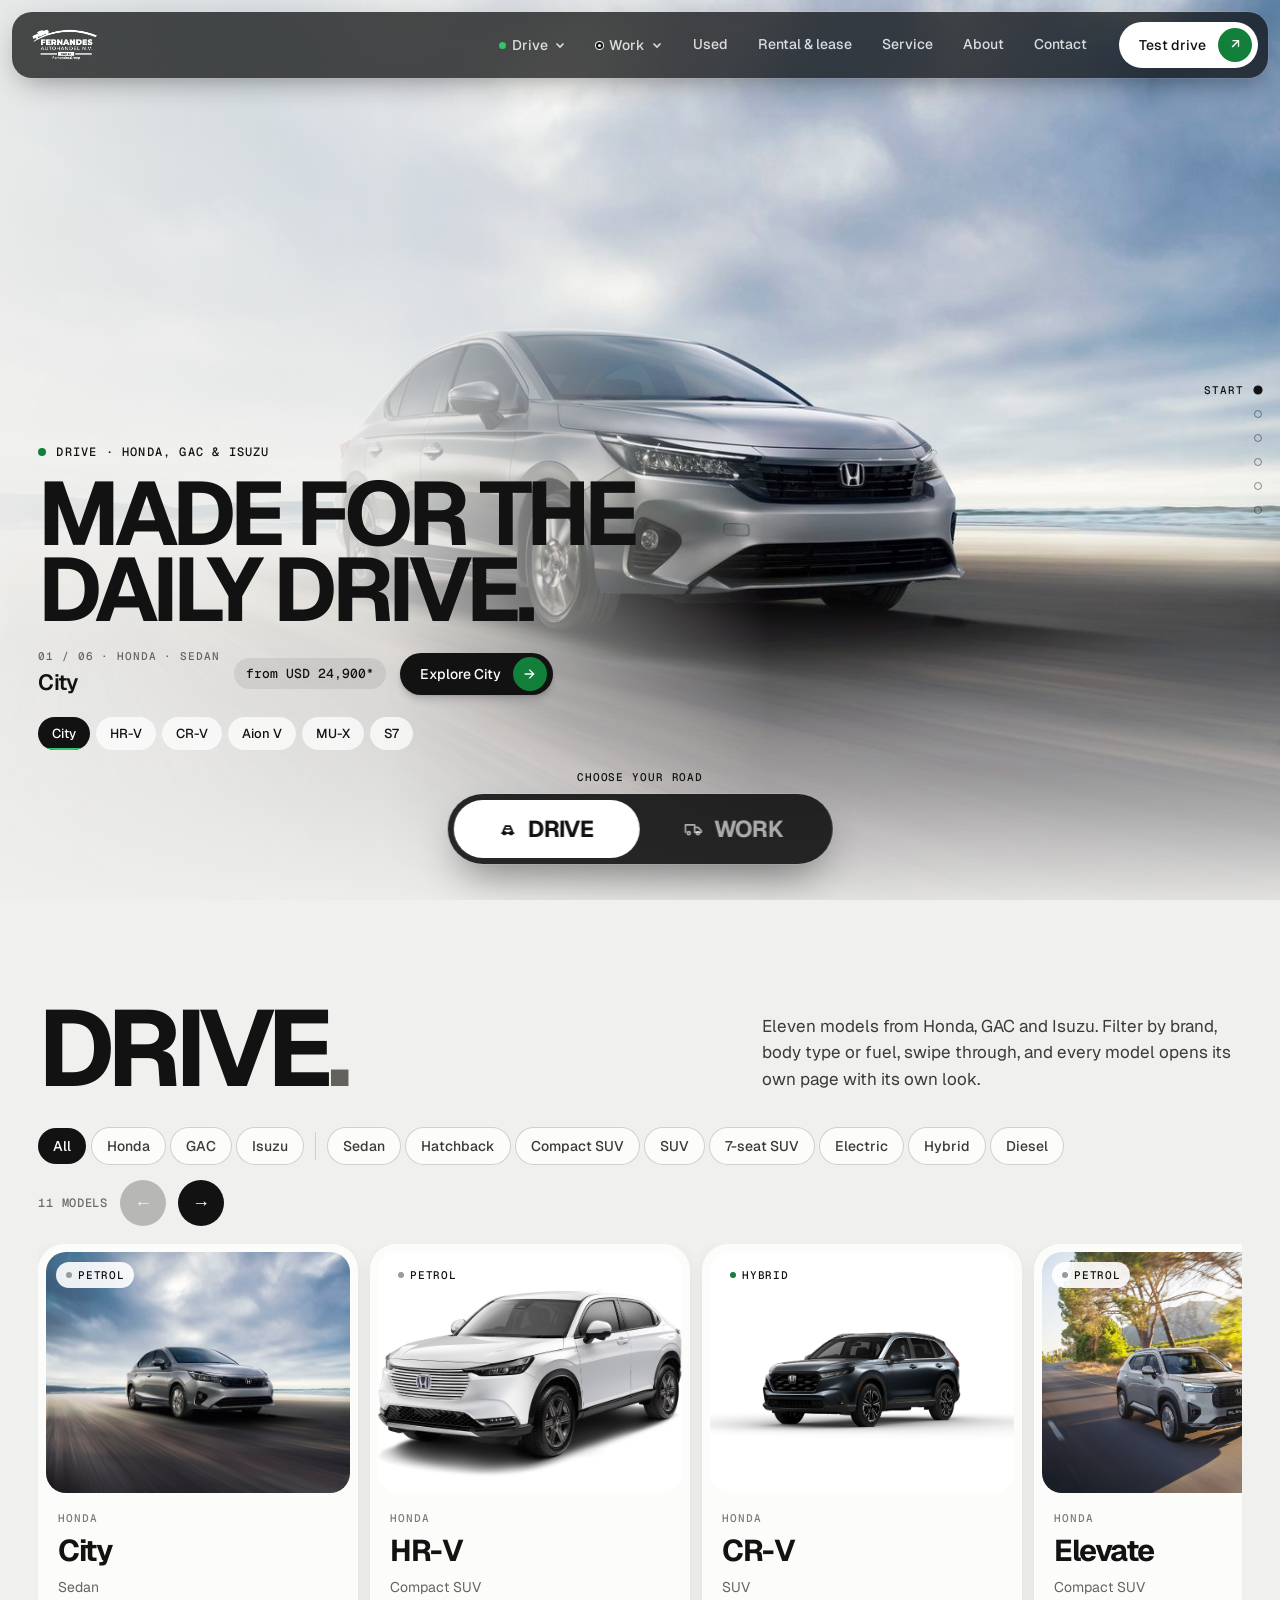
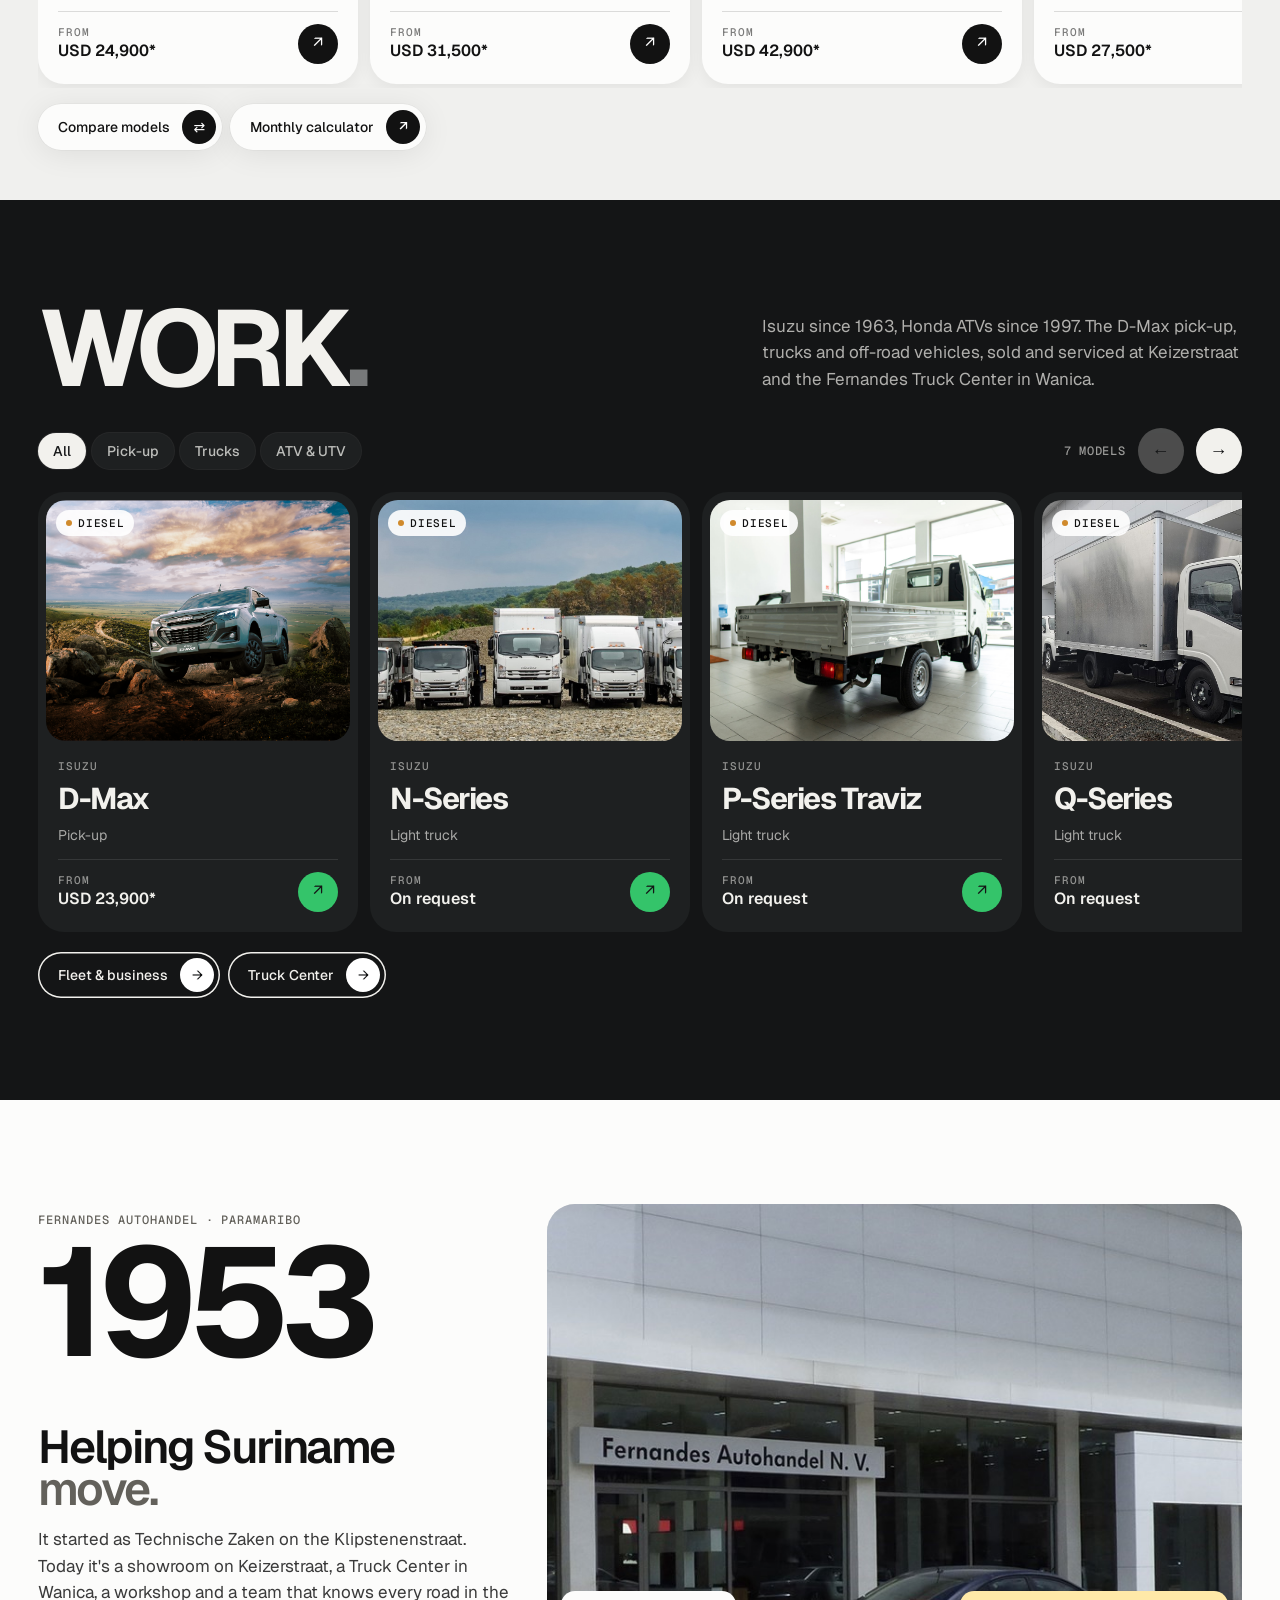
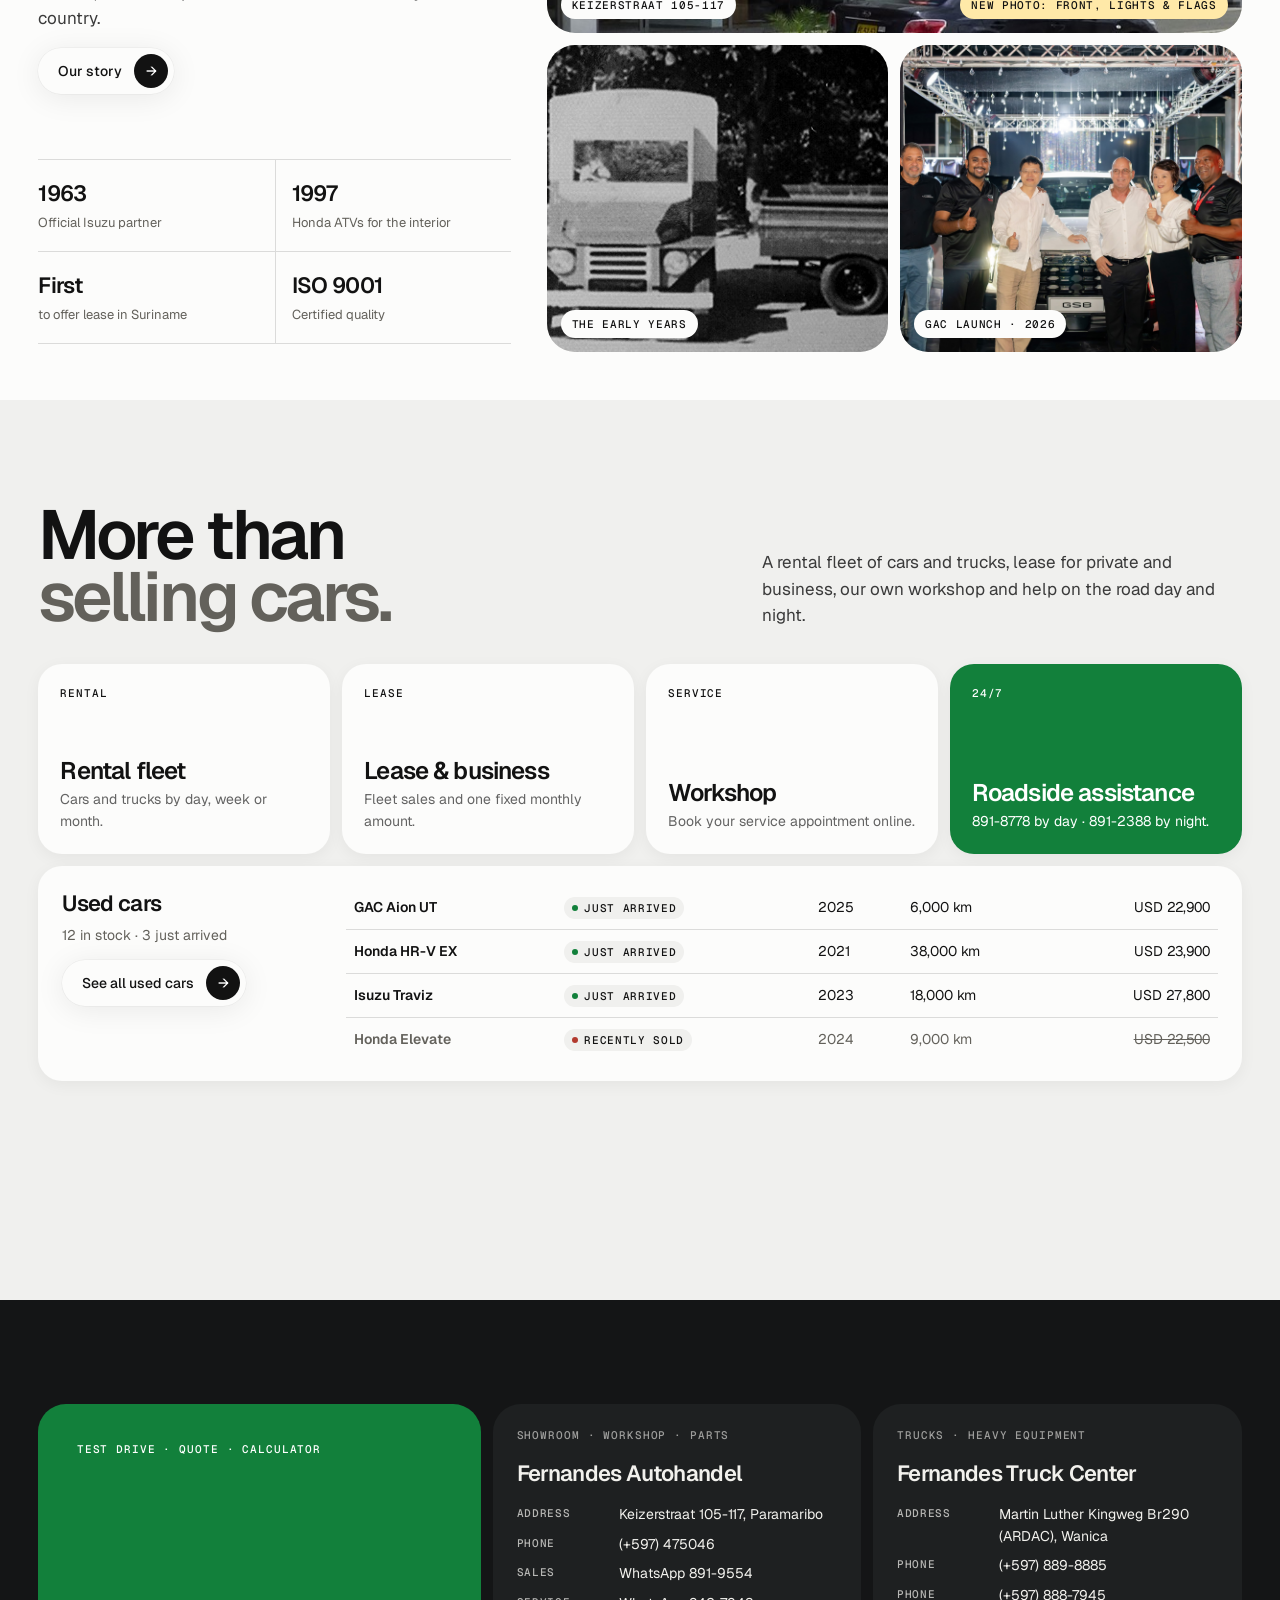
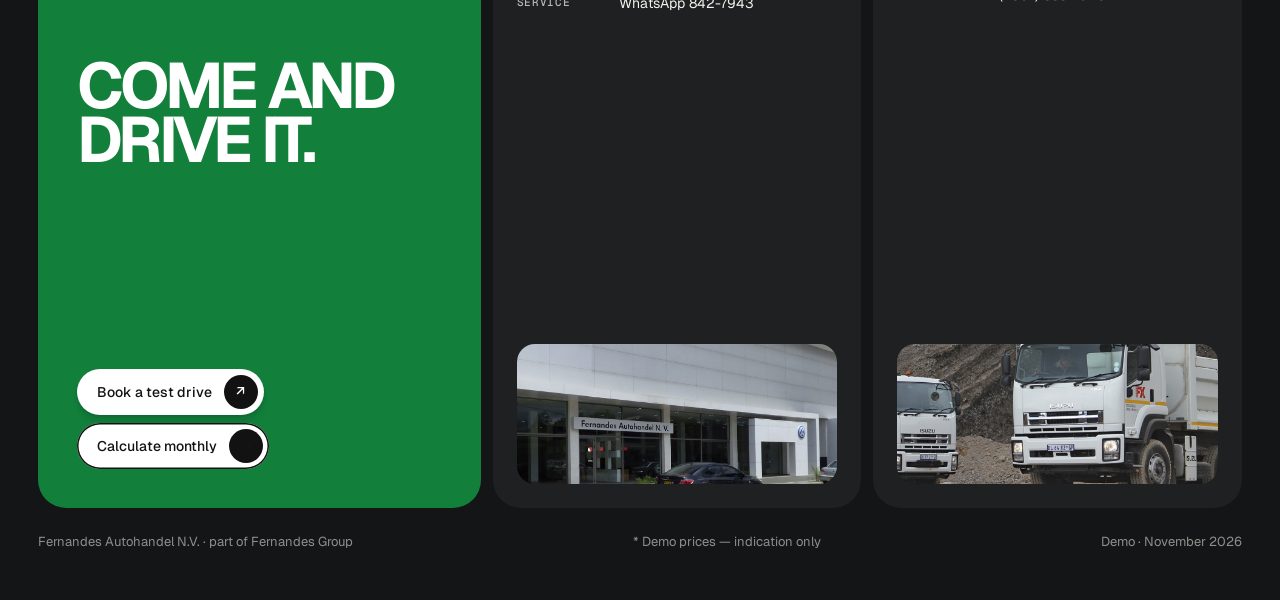
<file: index.html>
<!doctype html>
<html lang="en">
<head>
<meta charset="utf-8">
<meta name="viewport" content="width=device-width, initial-scale=1">
<title>Fernandes Autohandel — Honda, GAC &amp; Isuzu in Suriname</title>
<meta name="description" content="Fernandes Autohandel, Paramaribo, since 1953. New Honda, GAC and Isuzu vehicles, trucks, ATVs, used cars, rental, lease and service.">
<link rel="preconnect" href="https://fonts.googleapis.com">
<link rel="preconnect" href="https://fonts.gstatic.com" crossorigin>
<link href="https://fonts.googleapis.com/css2?family=Geist:wght@400;500;600;700&family=Geist+Mono:wght@500&display=swap" rel="stylesheet">
<link rel="stylesheet" href="assets/css/ytbg.css?v=3">
<link rel="stylesheet" href="assets/css/f-base.css?v=3">
<link rel="stylesheet" href="assets/css/f-nav.css?v=11">
<link rel="stylesheet" href="assets/css/f-compact.css?v=1">
<style>
  /* ================= Hero: switch + video reel per world ================= */
  .hero { padding: 0; }
  .layer { position: absolute; inset: 0; z-index: 1; isolation: isolate; display: flex; flex-direction: column; justify-content: flex-end; padding: 110px var(--gutter) 150px; }
  .layer--work { z-index: 2; color: var(--on-work); clip-path: circle(0% at 50% calc(100% - 82px)); transition: clip-path 1.1s cubic-bezier(.7,0,.2,1); }
  .hero[data-mode="work"] .layer--work { clip-path: circle(150% at 50% calc(100% - 82px)); }
  .layer--drive { color: var(--ink); }
  .reel { position: absolute; inset: 0; z-index: 0; background: #000; }
  .slide { position: absolute; inset: 0; opacity: 0; transition: opacity 1.1s ease; }
  .slide.on { opacity: 1; }
  .slide > img { position: absolute; inset: 0; width: 100%; height: 100%; object-fit: cover; }
  .slide.on > img, .slide.on .ytbg.is-static .ytbg__poster { animation: ytbg-kenburns 14s ease-in-out infinite alternate; }
  .slide .ytbg { background: transparent; }
  .layer::after { content: ''; position: absolute; inset: 0; z-index: 1; pointer-events: none; }
  .layer--drive::after { background: linear-gradient(90deg, rgba(240,240,238,.95) 0%, rgba(240,240,238,.78) 30%, rgba(240,240,238,0) 60%), linear-gradient(0deg, rgba(240,240,238,.92) 0%, rgba(240,240,238,0) 34%); }
  .layer--work::after { background: linear-gradient(90deg, rgba(20,21,22,.93) 0%, rgba(20,21,22,.66) 32%, rgba(20,21,22,0) 62%), linear-gradient(0deg, rgba(20,21,22,.93) 0%, rgba(20,21,22,0) 34%); }
  .layer > *:not(.reel) { position: relative; z-index: 2; }
  .kicker { display: inline-flex; align-items: center; gap: 10px; font: 500 12px var(--mono); letter-spacing: .1em; text-transform: uppercase; margin-bottom: 16px; }
  .kicker i { width: 8px; height: 8px; border-radius: 50%; background: var(--accent); }
  .layer--work .kicker i { background: var(--accent-2); }
  .layer h1, .layer h2.h1 { font-size: clamp(50px, 7vw, 116px); font-weight: 700; letter-spacing: -.06em; line-height: .84; text-transform: uppercase; max-width: 10ch; }
  .now { display: flex; align-items: center; gap: 14px; flex-wrap: wrap; margin: 22px 0 18px; min-height: 46px; }
  .now__name { font-size: 22px; font-weight: 600; letter-spacing: -.03em; }
  .now__name small { display: block; font: 500 11px var(--mono); letter-spacing: .08em; text-transform: uppercase; opacity: .6; margin-bottom: 2px; }
  .now__price { font: 500 13px var(--mono); padding: 7px 12px; border-radius: 999px; background: rgba(18,18,18,.08); }
  .layer--work .now__price { background: rgba(255,255,255,.12); }
  .now .btn { height: 42px; }
  .layer--work .now .btn { background: var(--on-work); color: var(--work); }
  .layer--work .now .btn i { background: var(--accent-2); color: var(--work); }
  .tabs-reel { display: flex; gap: 6px; flex-wrap: wrap; max-width: 640px; }
  .tabs-reel button { position: relative; overflow: hidden; border: 0; cursor: pointer; font: 500 13px var(--sans); padding: 8px 14px; border-radius: 999px; background: rgba(255,255,255,.72); color: var(--ink); backdrop-filter: blur(8px); -webkit-backdrop-filter: blur(8px); transition: background .25s, color .25s; }
  .layer--work .tabs-reel button { background: rgba(255,255,255,.1); color: var(--on-work); }
  .tabs-reel button.on { background: var(--ink); color: #fff; }
  .layer--work .tabs-reel button.on { background: var(--on-work); color: var(--work); }
  .tabs-reel button.on::after { content: ''; position: absolute; left: 0; bottom: 0; height: 2px; width: 100%; background: var(--accent-2); transform-origin: left; animation: reelbar var(--dur, 9s) linear forwards; }
  @keyframes reelbar { from { transform: scaleX(0); } to { transform: scaleX(1); } }

  .switch-wrap { position: absolute; z-index: 5; left: 50%; bottom: 36px; transform: translateX(-50%); display: flex; flex-direction: column; align-items: center; gap: 10px; }
  .switch-wrap .mono { color: var(--ink); transition: color .6s; }
  .hero[data-mode="work"] .switch-wrap .mono { color: var(--on-work); }
  .switch { position: relative; display: grid; grid-template-columns: 1fr 1fr; padding: 6px; border-radius: 999px; background: rgba(18,18,18,.9); backdrop-filter: blur(12px); -webkit-backdrop-filter: blur(12px); box-shadow: 0 0 0 1px rgba(255,255,255,.1), 0 20px 40px -12px rgba(0,0,0,.45); }
  .switch button { position: relative; z-index: 1; border: 0; background: none; color: rgba(255,255,255,.62); font: 700 clamp(18px, 1.8vw, 24px) var(--sans); letter-spacing: -.03em; text-transform: uppercase; padding: 14px clamp(28px, 3.4vw, 48px); cursor: pointer; transition: color .4s; display: flex; align-items: center; gap: 10px; }
  .switch button svg { width: 20px; height: 20px; }
  .switch button[aria-pressed="true"] { color: var(--ink); }
  .switch .knob { position: absolute; top: 6px; bottom: 6px; left: 6px; width: calc(50% - 6px); border-radius: 999px; background: #fff; transition: transform .6s cubic-bezier(.7,0,.2,1), background .6s; }
  .hero[data-mode="work"] .switch .knob { transform: translateX(100%); background: var(--accent-2); }
  .hero[data-mode="work"] .switch button[aria-pressed="true"] { color: var(--work); }

  /* ================= Drive / Work: filterable model rail ================= */
  .range__bar { display: flex; justify-content: space-between; align-items: center; gap: 16px; flex-wrap: wrap; margin-bottom: 18px; }
  .filters { display: flex; gap: 6px; flex-wrap: wrap; }
  .filters button { font: 500 14px var(--sans); border: 0; cursor: pointer; padding: 9px 15px; border-radius: 999px; background: var(--white); color: var(--ink-2); box-shadow: 0 0 0 1px var(--rule); transition: background .2s, color .2s; }
  .filters button:hover { color: var(--ink); }
  .filters button.on { background: var(--ink); color: #fff; box-shadow: none; }
  .filters .sep { width: 1px; background: var(--rule); margin: 4px 6px; }
  .block--dark .filters button { background: var(--work-2); color: rgba(242,241,237,.75); box-shadow: 0 0 0 1px rgba(255,255,255,.08); }
  .block--dark .filters button.on { background: var(--on-work); color: var(--work); }
  .range__nav { display: flex; align-items: center; gap: 12px; }
  .range__count { font: 500 12px var(--mono); letter-spacing: .06em; text-transform: uppercase; opacity: .6; }
  .arrow { width: 46px; height: 46px; border-radius: 50%; border: 0; cursor: pointer; display: grid; place-items: center; background: var(--ink); color: #fff; font-size: 18px; transition: transform .2s, opacity .2s; }
  .arrow:active { transform: scale(.94); }
  .arrow:disabled { opacity: .25; cursor: default; }
  .block--dark .arrow { background: var(--on-work); color: var(--work); }
  .rail { display: grid; grid-auto-flow: column; grid-auto-columns: clamp(270px, 25vw, 360px); gap: 12px; overflow-x: auto; scroll-snap-type: x mandatory; scrollbar-width: none; padding-bottom: 4px; flex: 1; min-height: 0; }
  .rail::-webkit-scrollbar { display: none; }
  .card { scroll-snap-align: start; display: flex; flex-direction: column; border-radius: 26px; overflow: hidden; background: var(--white); box-shadow: 0 4px 16px rgba(0,0,0,.06); transition: transform .3s var(--ease); min-height: 440px; }
  .block--dark .card { background: var(--work-2); box-shadow: none; }
  .card:hover { transform: translateY(-4px); }
  .card[hidden] { display: none; }
  .card__img { position: relative; flex: 1; min-height: 220px; overflow: hidden; margin: 8px; border-radius: 20px; }
  .card__img img { position: absolute; inset: 0; width: 100%; height: 100%; object-fit: cover; transition: transform .8s var(--ease); }
  .card:hover .card__img img { transform: scale(1.05); }
  .card__power { position: absolute; left: 10px; top: 10px; font: 500 11px var(--mono); letter-spacing: .06em; text-transform: uppercase; padding: 6px 10px; border-radius: 999px; background: rgba(255,255,255,.9); color: var(--ink); display: inline-flex; align-items: center; gap: 6px; }
  .card__power::before { content: ''; width: 6px; height: 6px; border-radius: 50%; background: #9a9a9a; }
  .card__power[data-p="Electric"]::before { background: #2f9bff; }
  .card__power[data-p*="ybrid"]::before { background: var(--accent); }
  .card__power[data-p="Diesel"]::before { background: #d08a2c; }
  .card__body { padding: 10px 20px 20px; display: flex; flex-direction: column; gap: 12px; }
  .card__brand { font: 500 11px var(--mono); letter-spacing: .08em; text-transform: uppercase; opacity: .55; }
  .card h3 { font-size: 30px; font-weight: 700; letter-spacing: -.05em; line-height: .95; }
  .card__type { font-size: 14px; opacity: .65; }
  .card__foot { display: flex; justify-content: space-between; align-items: center; gap: 10px; padding-top: 12px; border-top: 1px solid var(--rule); }
  .block--dark .card__foot { border-color: rgba(255,255,255,.1); }
  .card__price { font-weight: 600; font-variant-numeric: tabular-nums; }
  .card__price small { display: block; font: 500 11px var(--mono); letter-spacing: .08em; text-transform: uppercase; opacity: .55; }
  .card__go { width: 40px; height: 40px; border-radius: 50%; display: grid; place-items: center; background: var(--ink); color: #fff; transition: transform .35s var(--ease); }
  .block--dark .card__go { background: var(--accent-2); color: var(--work); }
  .card:hover .card__go { transform: rotate(-45deg); }
  .range__more { display: flex; gap: 8px; flex-wrap: wrap; margin-top: 16px; }

  @media (max-width: 760px) {
    .layer { padding-bottom: 140px; justify-content: flex-end; }
    .layer--drive::after { background: linear-gradient(0deg, rgba(240,240,238,.97) 0%, rgba(240,240,238,.85) 48%, rgba(240,240,238,0) 78%); }
    .layer--work::after { background: linear-gradient(0deg, rgba(20,21,22,.97) 0%, rgba(20,21,22,.85) 48%, rgba(20,21,22,0) 78%); }
    .switch button { padding: 12px 22px; }
    .now { margin: 16px 0 12px; }
    .rail { grid-auto-columns: 82%; }
    .card { min-height: 400px; }
    .filters .sep { display: none; }
  }
</style>
</head>
<body data-on="light" data-home="" data-img="assets/img/">

<header class="nav">
  <a class="nav__logo" href="#top"><img src="assets/img/brand/fernandes-logo-white.png" alt="Fernandes Autohandel N.V."></a>
  <nav class="nav__links" id="nav">
    <button class="nav__item" type="button" data-menu="drive" aria-expanded="false" aria-controls="mega-drive"><i></i>Drive<svg viewBox="0 0 12 12" fill="none" stroke="currentColor" stroke-width="1.6"><path d="M2.5 4.5 6 8l3.5-3.5"/></svg></button>
    <button class="nav__item" type="button" data-menu="work" aria-expanded="false" aria-controls="mega-work"><i></i>Work<svg viewBox="0 0 12 12" fill="none" stroke="currentColor" stroke-width="1.6"><path d="M2.5 4.5 6 8l3.5-3.5"/></svg></button>
    <a href="used.html">Used</a>
    <a href="rental-lease.html">Rental &amp; lease</a>
    <a href="service.html">Service</a>
    <a href="about.html">About</a>
    <a href="#contact">Contact</a>
  </nav>
  <a class="btn" href="#contact">Test drive <i>↗</i></a>
  <button class="btn menu-btn" data-menu-toggle aria-expanded="false" aria-controls="nav">Menu <i>≡</i></button>
</header>
<div class="mega" id="mega-drive" data-mega="drive" role="region" aria-label="Drive models"></div>
<div class="mega" id="mega-work" data-mega="work" role="region" aria-label="Work models"></div>
<nav class="dots" aria-label="Sections"></nav>

<section class="block hero" id="top" data-block="Start" data-mode="drive">
  <div class="layer layer--drive" data-world="drive">
    <div class="reel"></div>
    <span class="kicker"><i></i>Drive · Honda, GAC &amp; Isuzu</span>
    <h1>Made for the daily drive.</h1>
    <div class="now"></div>
    <div class="tabs-reel" role="tablist" aria-label="Drive models"></div>
  </div>
  <div class="layer layer--work" data-world="work" aria-hidden="true">
    <div class="reel"></div>
    <span class="kicker"><i></i>Work · Isuzu &amp; Honda</span>
    <h2 class="h1">Built for the hardest day.</h2>
    <div class="now"></div>
    <div class="tabs-reel" role="tablist" aria-label="Work models"></div>
  </div>
  <div class="switch-wrap">
    <span class="mono">Choose your road</span>
    <div class="switch" role="group" aria-label="Drive or work">
      <span class="knob"></span>
      <button type="button" aria-pressed="true" data-set="drive"><svg viewBox="0 0 24 24" fill="none" stroke="currentColor" stroke-width="2" stroke-linecap="round" stroke-linejoin="round"><path d="M5 17h14M6 17l1.5-5h9L18 17M8 12l1.2-3.5h5.6L16 12"/><circle cx="8" cy="17" r="1.6"/><circle cx="16" cy="17" r="1.6"/></svg>Drive</button>
      <button type="button" aria-pressed="false" data-set="work"><svg viewBox="0 0 24 24" fill="none" stroke="currentColor" stroke-width="2" stroke-linecap="round" stroke-linejoin="round"><path d="M2 16V7h11v9M13 10h4l4 4v2h-8"/><circle cx="6" cy="17" r="1.8"/><circle cx="17" cy="17" r="1.8"/></svg>Work</button>
    </div>
  </div>
</section>

<section class="block" id="drive" data-block="Drive">
  <div class="block__head" data-reveal>
    <h2 class="block__title">Drive<span>.</span></h2>
    <p class="block__lede">Eleven models from Honda, GAC and Isuzu. Filter by brand, body type or fuel, swipe through, and every model opens its own page with its own look.</p>
  </div>
  <div class="range" data-range="drive">
    <div class="range__bar">
      <div class="filters"></div>
      <div class="range__nav"><span class="range__count"></span><button class="arrow" data-dir="-1" aria-label="Previous">←</button><button class="arrow" data-dir="1" aria-label="Next">→</button></div>
    </div>
    <div class="rail"></div>
    <div class="range__more"><a class="btn btn--light" href="compare.html">Compare models <i>⇄</i></a><a class="btn btn--light" href="#">Monthly calculator <i>↗</i></a></div>
  </div>
</section>

<section class="block block--dark" id="work" data-block="Work">
  <div class="block__head" data-reveal>
    <h2 class="block__title">Work<span>.</span></h2>
    <p class="block__lede">Isuzu since 1963, Honda ATVs since 1997. The D-Max pick-up, trucks and off-road vehicles, sold and serviced at Keizerstraat and the Fernandes Truck Center in Wanica.</p>
  </div>
  <div class="range" data-range="work">
    <div class="range__bar">
      <div class="filters"></div>
      <div class="range__nav"><span class="range__count"></span><button class="arrow" data-dir="-1" aria-label="Previous">←</button><button class="arrow" data-dir="1" aria-label="Next">→</button></div>
    </div>
    <div class="rail"></div>
    <div class="range__more"><a class="btn btn--ghost" href="#">Fleet &amp; business <i><b>→</b></i></a><a class="btn btn--ghost" href="#contact">Truck Center <i><b>→</b></i></a></div>
  </div>
</section>

<section class="block block--white" id="fernandes" data-block="Fernandes">
  <div class="fern">
    <div class="fern__text" data-reveal>
      <div class="fern__year"><small>Fernandes Autohandel · Paramaribo</small>1953</div>
      <div>
        <h2 class="block__title block__title--sm">Helping Suriname<span> move.</span></h2>
        <p class="block__lede" style="margin-top:16px">It started as Technische Zaken on the Klipstenenstraat. Today it's a showroom on Keizerstraat, a Truck Center in Wanica, a workshop and a team that knows every road in the country.</p>
        <a class="btn btn--light" href="about.html" style="margin-top:16px">Our story <i>→</i></a>
      </div>
      <div class="facts">
        <div><b>1963</b><span>Official Isuzu partner</span></div>
        <div><b>1997</b><span>Honda ATVs for the interior</span></div>
        <div><b>First</b><span>to offer lease in Suriname</span></div>
        <div><b>ISO 9001</b><span>Certified quality</span></div>
      </div>
    </div>
    <div class="fern__media" data-reveal>
      <figure class="photo photo--wide"><img src="assets/img/fernandes/autoh-nwbouw-170714-fz70-011a_stagesmall.jpg" alt="Fernandes Autohandel building, Keizerstraat"><figcaption><span>Keizerstraat 105-117</span><span class="todo">New photo: front, lights &amp; flags</span></figcaption></figure>
      <figure class="photo bw"><img src="assets/img/fernandes/dsc_5528_stagesmall.jpg" alt="Early Fernandes vehicles"><figcaption><span>The early years</span></figcaption></figure>
      <figure class="photo"><img src="assets/img/fernandes/dsc03095final.jpg" alt="GAC launch event" style="object-position:center 30%"><figcaption><span>GAC launch · 2026</span></figcaption></figure>
    </div>
  </div>
</section>

<section class="block" id="services" data-block="Services">
  <div class="block__head" data-reveal>
    <h2 class="block__title block__title--sm">More than<br><span>selling cars.</span></h2>
    <p class="block__lede">A rental fleet of cars and trucks, lease for private and business, our own workshop and help on the road day and night.</p>
  </div>
  <div class="svc" data-reveal>
    <a href="rental-lease.html#rental"><span class="mono">Rental</span><div><h4>Rental fleet</h4><p>Cars and trucks by day, week or month.</p></div></a>
    <a href="rental-lease.html#business"><span class="mono">Lease</span><div><h4>Lease &amp; business</h4><p>Fleet sales and one fixed monthly amount.</p></div></a>
    <a href="service.html#book"><span class="mono">Service</span><div><h4>Workshop</h4><p>Book your service appointment online.</p></div></a>
    <a href="service.html#roadside" class="svc--accent"><span class="mono">24/7</span><div><h4>Roadside assistance</h4><p>891-8778 by day · 891-2388 by night.</p></div></a>
  </div>
  <div class="used" data-reveal>
    <div>
      <h4>Used cars</h4>
      <p class="used__count" id="used-count"></p>
      <a class="btn btn--light" href="used.html">See all used cars <i>→</i></a>
    </div>
    <table id="used-table"></table>
  </div>
</section>

<section class="block block--dark" id="contact" data-block="Contact">
  <div class="contact" data-reveal>
    <div class="contact__cta">
      <span class="mono">Test drive · Quote · Calculator</span>
      <h3>Come and drive it.</h3>
      <div style="display:flex;gap:8px;flex-wrap:wrap"><a class="btn" href="#">Book a test drive <i>↗</i></a><a class="btn btn--ghost" href="#">Calculate monthly <i><b>→</b></i></a></div>
    </div>
    <div class="loc">
      <span class="mono" style="opacity:.6">Showroom · Workshop · Parts</span>
      <h4>Fernandes Autohandel</h4>
      <dl><dt>Address</dt><dd>Keizerstraat 105-117, Paramaribo</dd><dt>Phone</dt><dd>(+597) 475046</dd><dt>Sales</dt><dd>WhatsApp 891-9554</dd><dt>Service</dt><dd>WhatsApp 842-7943</dd></dl>
      <div class="loc__img"><img src="assets/img/fernandes/autoh-nwbouw-170714-fz70-011a_stagesmall.jpg" alt=""></div>
    </div>
    <div class="loc">
      <span class="mono" style="opacity:.6">Trucks · Heavy equipment</span>
      <h4>Fernandes Truck Center</h4>
      <dl><dt>Address</dt><dd>Martin Luther Kingweg Br290 (ARDAC), Wanica</dd><dt>Phone</dt><dd>(+597) 889-8885</dd><dt>Phone</dt><dd>(+597) 888-7945</dd></dl>
      <div class="loc__img"><img src="assets/img/trucks/f-series.jpg" alt="" style="object-position:70% center"></div>
    </div>
  </div>
  <div class="legal"><span>Fernandes Autohandel N.V. · part of Fernandes Group</span><span>* Demo prices — indication only</span><span>Demo · November 2026</span></div>
</section>

<script src="assets/data/models.js?v=9"></script>
<script src="assets/data/used.js?v=1"></script>
<script src="assets/js/ytbg.js?v=3"></script>
<script src="assets/js/f-base.js?v=3"></script>
<script src="assets/js/f-nav.js?v=11"></script>
<script>
(function () {
  const MODELS = window.FAH_MODELS;
  const WORLDS = window.FAH_WORLDS;
  const IMG = document.body.dataset.img || 'assets/img/';
  const price = (m) => m.from ? 'USD ' + m.from.toLocaleString('en-US') + '*' : 'On request';
  const byWorld = (w) => MODELS.filter((m) => m.world === w);
  const touch = matchMedia('(hover: none)').matches;
  const reduce = matchMedia('(prefers-reduced-motion: reduce)').matches;
  const esc = (s) => String(s).replace(/[&<>"]/g, (c) => ({ '&': '&amp;', '<': '&lt;', '>': '&gt;', '"': '&quot;' }[c]));

  /* ---------------- Hero reels: several models per world ---------------- */
  const DUR = 9000;
  const reels = {};
  const extra = { drive: ['s7'], work: ['pioneer', 'foreman'] };      // image-only slides fill out each reel
  const setupReel = (world) => {
    const layer = document.querySelector(`.layer[data-world="${world}"]`);
    const list = byWorld(world).filter((m) => m.yt).concat(extra[world].map((id) => MODELS.find((m) => m.id === id)));
    const reelEl = layer.querySelector('.reel');
    reelEl.innerHTML = list.map((m, i) => m.yt
      ? `<div class="slide" data-i="${i}"><div class="ytbg" data-yt="${m.yt}" data-yt-title="${esc(m.brand + ' ' + m.name)}"><img class="ytbg__poster" src="${IMG + m.img}" alt="" style="object-position:${m.pos}"></div></div>`
      : `<div class="slide" data-i="${i}"><img src="${IMG + m.img}" alt="" style="object-position:${m.pos}"></div>`).join('');
    const tabs = layer.querySelector('.tabs-reel');
    tabs.style.setProperty('--dur', DUR + 'ms');
    tabs.innerHTML = list.map((m, i) => `<button type="button" role="tab" data-i="${i}">${esc(m.name)}</button>`).join('');
    const now = layer.querySelector('.now');
    const r = { world, list, layer, slides: [...reelEl.children], tabs: [...tabs.children], now, i: -1, timer: null, running: false };
    tabs.addEventListener('click', (e) => { const b = e.target.closest('button'); if (b) { go(r, +b.dataset.i); schedule(r); } });
    reels[world] = r;
  };
  const warm = (r, i) => { const yt = r.slides[i] && r.slides[i].querySelector('.ytbg'); if (yt && window.FAHyt) FAHyt.start(yt); };
  const go = (r, i) => {
    r.i = (i + r.list.length) % r.list.length;
    const m = r.list[r.i];
    r.slides.forEach((s, k) => s.classList.toggle('on', k === r.i));
    r.tabs.forEach((t, k) => { t.classList.remove('on'); t.setAttribute('aria-selected', String(k === r.i)); });
    void r.tabs[r.i].offsetWidth;                              // restart the progress bar
    r.tabs[r.i].classList.add('on');
    r.now.innerHTML = `<div class="now__name"><small>${String(r.i + 1).padStart(2, '0')} / ${String(r.list.length).padStart(2, '0')} · ${esc(m.brand)} · ${esc(m.type)}</small>${esc(m.name)}</div><span class="now__price">from ${esc(price(m))}</span><a class="btn" href="${m.page || '#' + r.world}">Explore ${esc(m.name)} <i>→</i></a>`;
    warm(r, r.i);
    warm(r, (r.i + 1) % r.list.length);                       // load the next video ahead so it is live when shown
  };
  const schedule = (r) => {
    clearInterval(r.timer);
    if (!r.running || reduce) return;
    r.timer = setInterval(() => go(r, r.i + 1), DUR);
  };
  const run = (world) => {
    Object.values(reels).forEach((r) => { r.running = r.world === world; if (!r.running) clearInterval(r.timer); });
    const r = reels[world];
    if (r.i < 0) go(r, 0); else go(r, r.i);
    schedule(r);
  };
  setupReel('drive'); setupReel('work');

  /* ---------------- Switch ---------------- */
  const hero = document.getElementById('top');
  const buttons = [...hero.querySelectorAll('[data-set]')];
  const setMode = (mode) => {
    hero.dataset.mode = mode;
    hero.classList.toggle('block--dark', mode === 'work');
    buttons.forEach((b) => b.setAttribute('aria-pressed', String(b.dataset.set === mode)));
    hero.querySelector('.layer--drive').setAttribute('aria-hidden', String(mode !== 'drive'));
    hero.querySelector('.layer--work').setAttribute('aria-hidden', String(mode !== 'work'));
    run(mode);
    window.dispatchEvent(new Event('scroll'));
  };
  buttons.forEach((b) => b.addEventListener('click', () => setMode(b.dataset.set)));
  hero.addEventListener('keydown', (e) => { if (e.key === 'ArrowRight') setMode('work'); if (e.key === 'ArrowLeft') setMode('drive'); });
  run('drive');

  /* ---------------- Drive / Work rails with filters ---------------- */
  const card = (m) => `<a class="card" href="${FAH.href(m)}" data-brand="${esc(m.brand)}" data-group="${esc(m.group)}" data-type="${esc(m.type)}" data-power="${esc(m.power)}">
      <div class="card__img"><img src="${IMG + m.img}" alt="${esc(m.brand + ' ' + m.name)}" loading="lazy" style="object-position:${m.pos}"><span class="card__power" data-p="${esc(m.power)}">${esc(m.power)}</span></div>
      <div class="card__body"><span class="card__brand">${esc(m.brand)}</span><h3>${esc(m.name)}</h3><span class="card__type">${esc(m.type)}</span>
      <div class="card__foot"><span class="card__price"><small>From</small>${esc(price(m))}</span><span class="card__go">↗</span></div></div></a>`;
  document.querySelectorAll('[data-range]').forEach((range) => {
    const world = range.dataset.range;
    const items = byWorld(world);
    const rail = range.querySelector('.rail');
    rail.innerHTML = items.map(card).join('');
    const groupFilters = WORLDS[world].groups;
    const typeFilters = WORLDS[world].filters;
    const fbar = range.querySelector('.filters');
    fbar.innerHTML = `<button class="on" data-f="all">All</button>` +
      groupFilters.map((g) => `<button data-f="group:${esc(g)}">${esc(g)}</button>`).join('') +
      (typeFilters.length ? '<span class="sep"></span>' + typeFilters.map((t) => `<button data-f="${['Electric', 'Hybrid', 'Diesel'].includes(t) ? 'power' : 'type'}:${esc(t)}">${esc(t)}</button>`).join('') : '');
    const count = range.querySelector('.range__count');
    const arrows = [...range.querySelectorAll('.arrow')];
    const updateArrows = () => {
      arrows[0].disabled = rail.scrollLeft < 8;
      arrows[1].disabled = rail.scrollLeft + rail.clientWidth > rail.scrollWidth - 8;
    };
    const apply = (f) => {
      let n = 0;
      [...rail.children].forEach((c) => {
        let show = f === 'all';
        if (!show) {
          const [k, v] = f.split(/:(.+)/);
          const val = c.dataset[k] || '';
          show = k === 'power' ? val.toLowerCase().includes(v.toLowerCase()) : val === v;
        }
        c.hidden = !show; if (show) n++;
      });
      count.textContent = n + (n === 1 ? ' model' : ' models');
      rail.scrollTo({ left: 0 });
      setTimeout(updateArrows, 50);
    };
    fbar.addEventListener('click', (e) => {
      const b = e.target.closest('button'); if (!b) return;
      fbar.querySelectorAll('button').forEach((x) => x.classList.toggle('on', x === b));
      apply(b.dataset.f);
    });
    arrows.forEach((a) => a.addEventListener('click', () => {
      const step = (rail.firstElementChild ? rail.firstElementChild.getBoundingClientRect().width + 12 : 300) * (innerWidth < 760 ? 1 : 2);
      rail.scrollBy({ left: step * +a.dataset.dir, behavior: 'smooth' });
    }));
    rail.addEventListener('scroll', updateArrows, { passive: true });
    addEventListener('resize', updateArrows);
    apply('all');
  });

  // menu model links: jump to the world and highlight the right filter later (demo: scroll to the rail)
  document.querySelectorAll('.mega__model, .mcard').forEach((a) => a.addEventListener('click', () => {
    const m = MODELS.find((x) => x.id === a.dataset.model);
    const rail = document.querySelector(`[data-range="${m.world}"] .rail`);
    const target = [...rail.children].find((c) => c.querySelector('h3').textContent === m.name);
    if (target) setTimeout(() => rail.scrollTo({ left: target.offsetLeft - rail.offsetLeft, behavior: 'smooth' }), 500);
  }));

  /* ---------------- Used cars teaser: same data as used.html, kept low-key (text only) ---------------- */
  const USED = window.FAH_USED || [];
  const usedTable = document.getElementById('used-table');
  if (usedTable && USED.length) {
    const inStock = USED.filter((c) => c.status !== 'sold');
    const fresh = inStock.filter((c) => c.status === 'new');
    document.getElementById('used-count').textContent = `${inStock.length} in stock · ${fresh.length} just arrived`;
    const newest = inStock.slice().sort((a, b) => b.arrived.localeCompare(a.arrived)).slice(0, 3);
    const lastSold = USED.filter((c) => c.status === 'sold').sort((a, b) => (b.sold || '').localeCompare(a.sold || '')).slice(0, 1);
    const label = { new: '<span class="tag">Just arrived</span>', special: '<span class="tag">Special offer</span>', sold: '<span class="tag tag--sold">Recently sold</span>', stock: '' };
    usedTable.innerHTML = newest.concat(lastSold).map((c) =>
      `<tr${c.status === 'sold' ? ' class="sold"' : ''}><td><a href="used.html${c.status === 'sold' ? '' : '?car=' + c.id}">${esc(c.title)}</a></td><td>${label[c.status]}</td><td>${c.year}</td><td>${c.km.toLocaleString('en-US')} km</td><td class="num">USD ${c.price.toLocaleString('en-US')}</td></tr>`).join('');
  }
})();
</script>
</body>
</html>
</file>
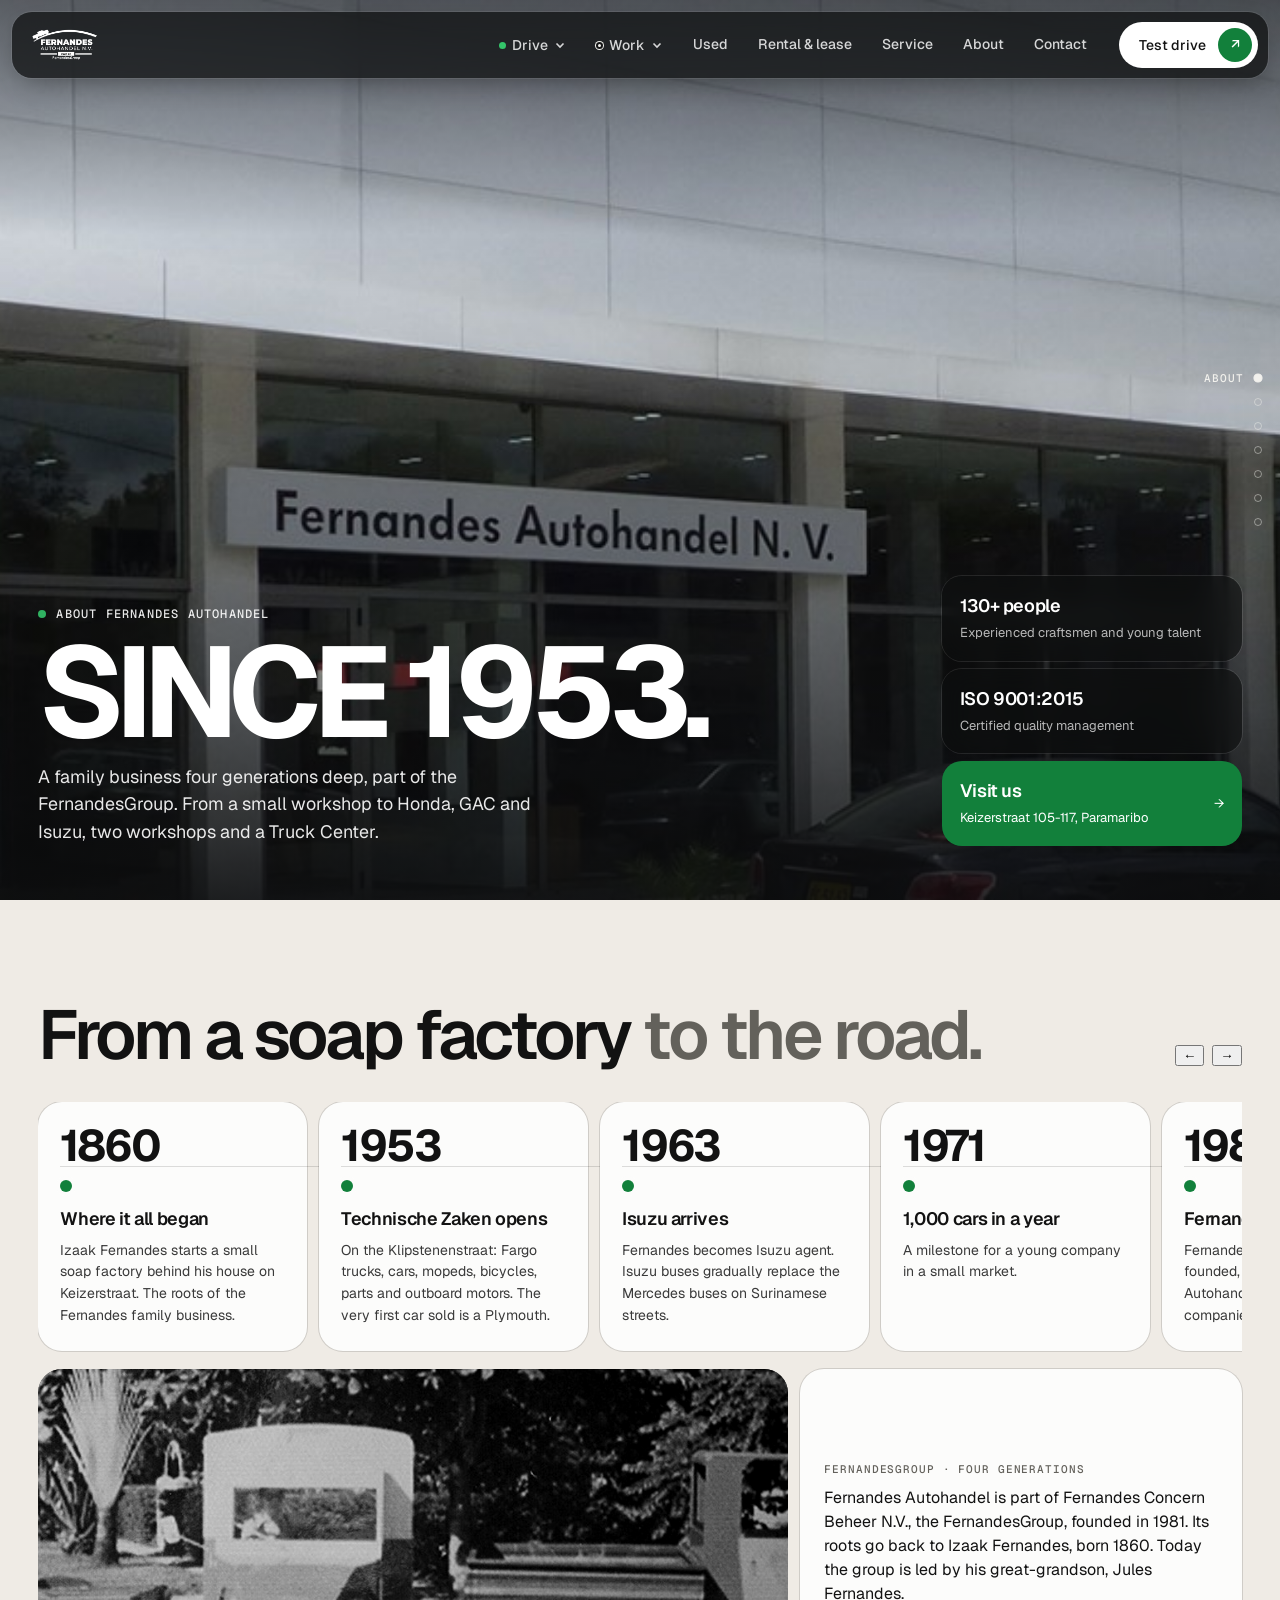
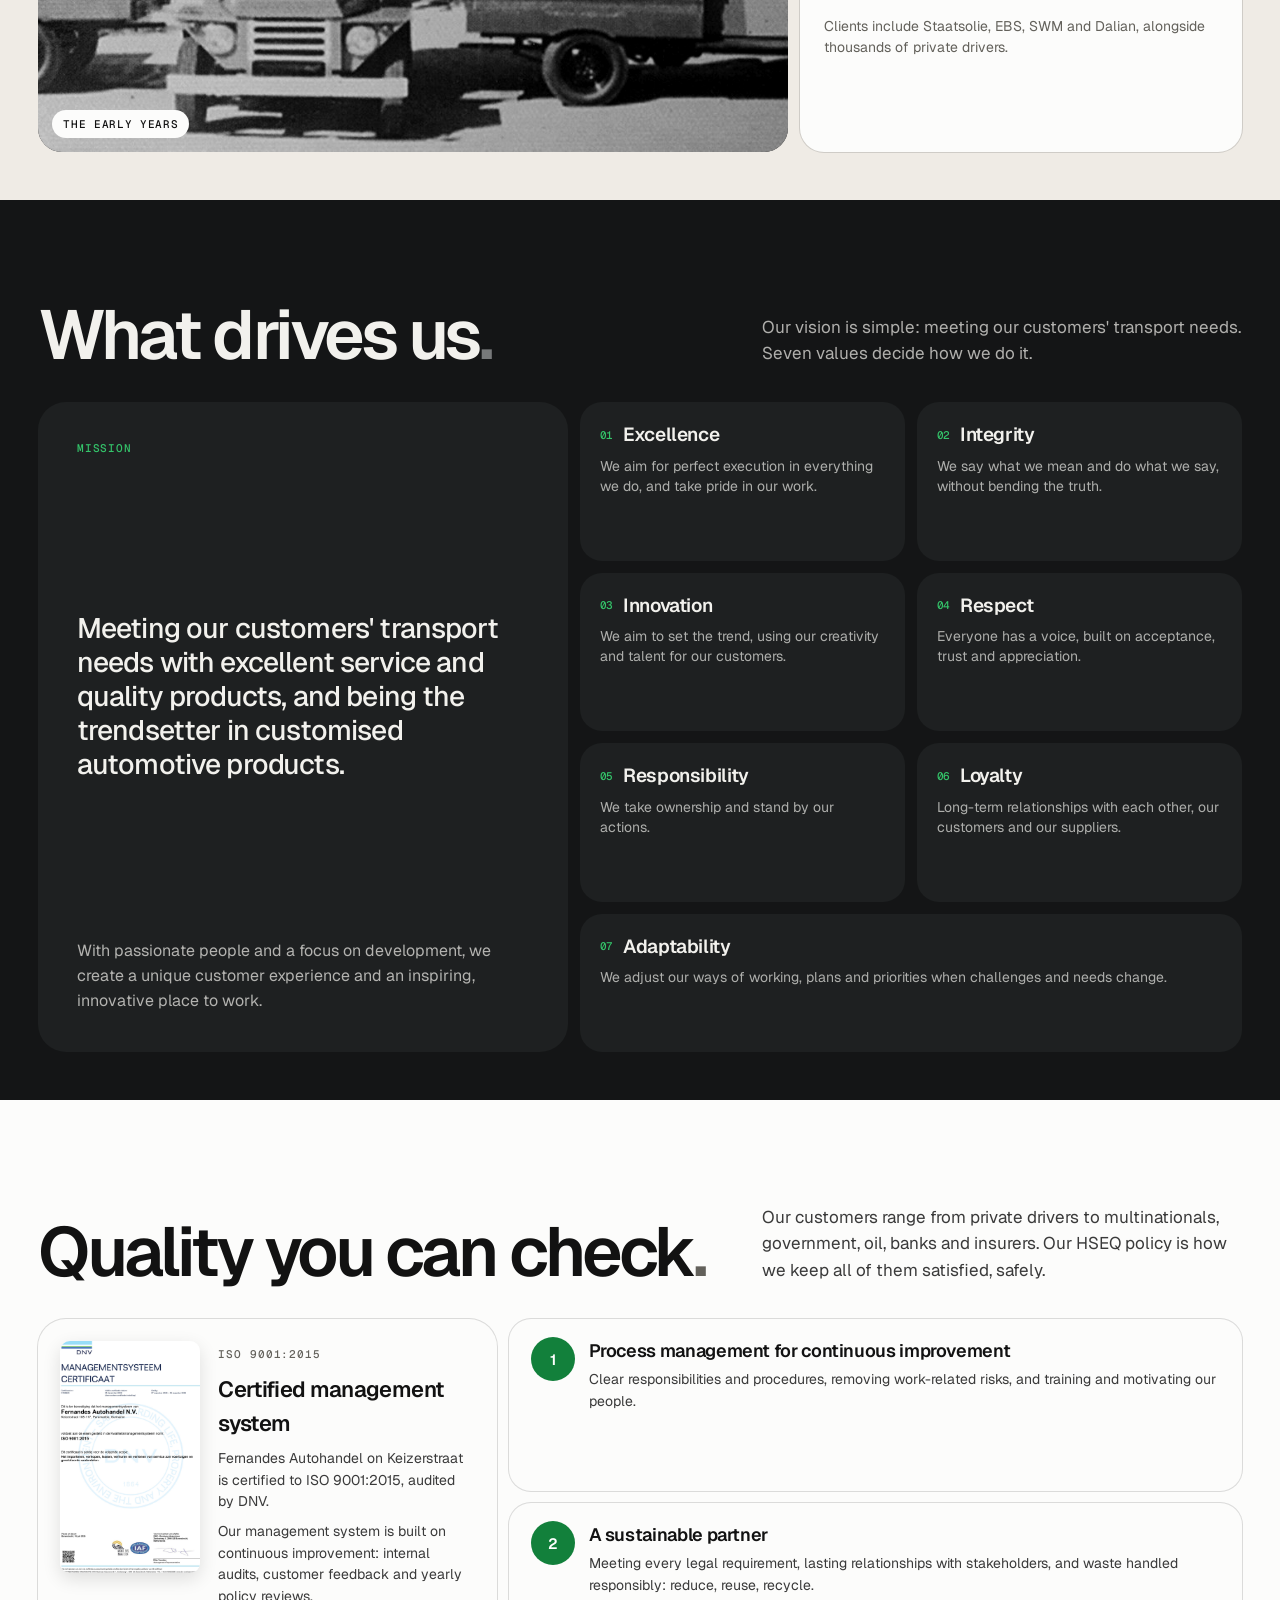
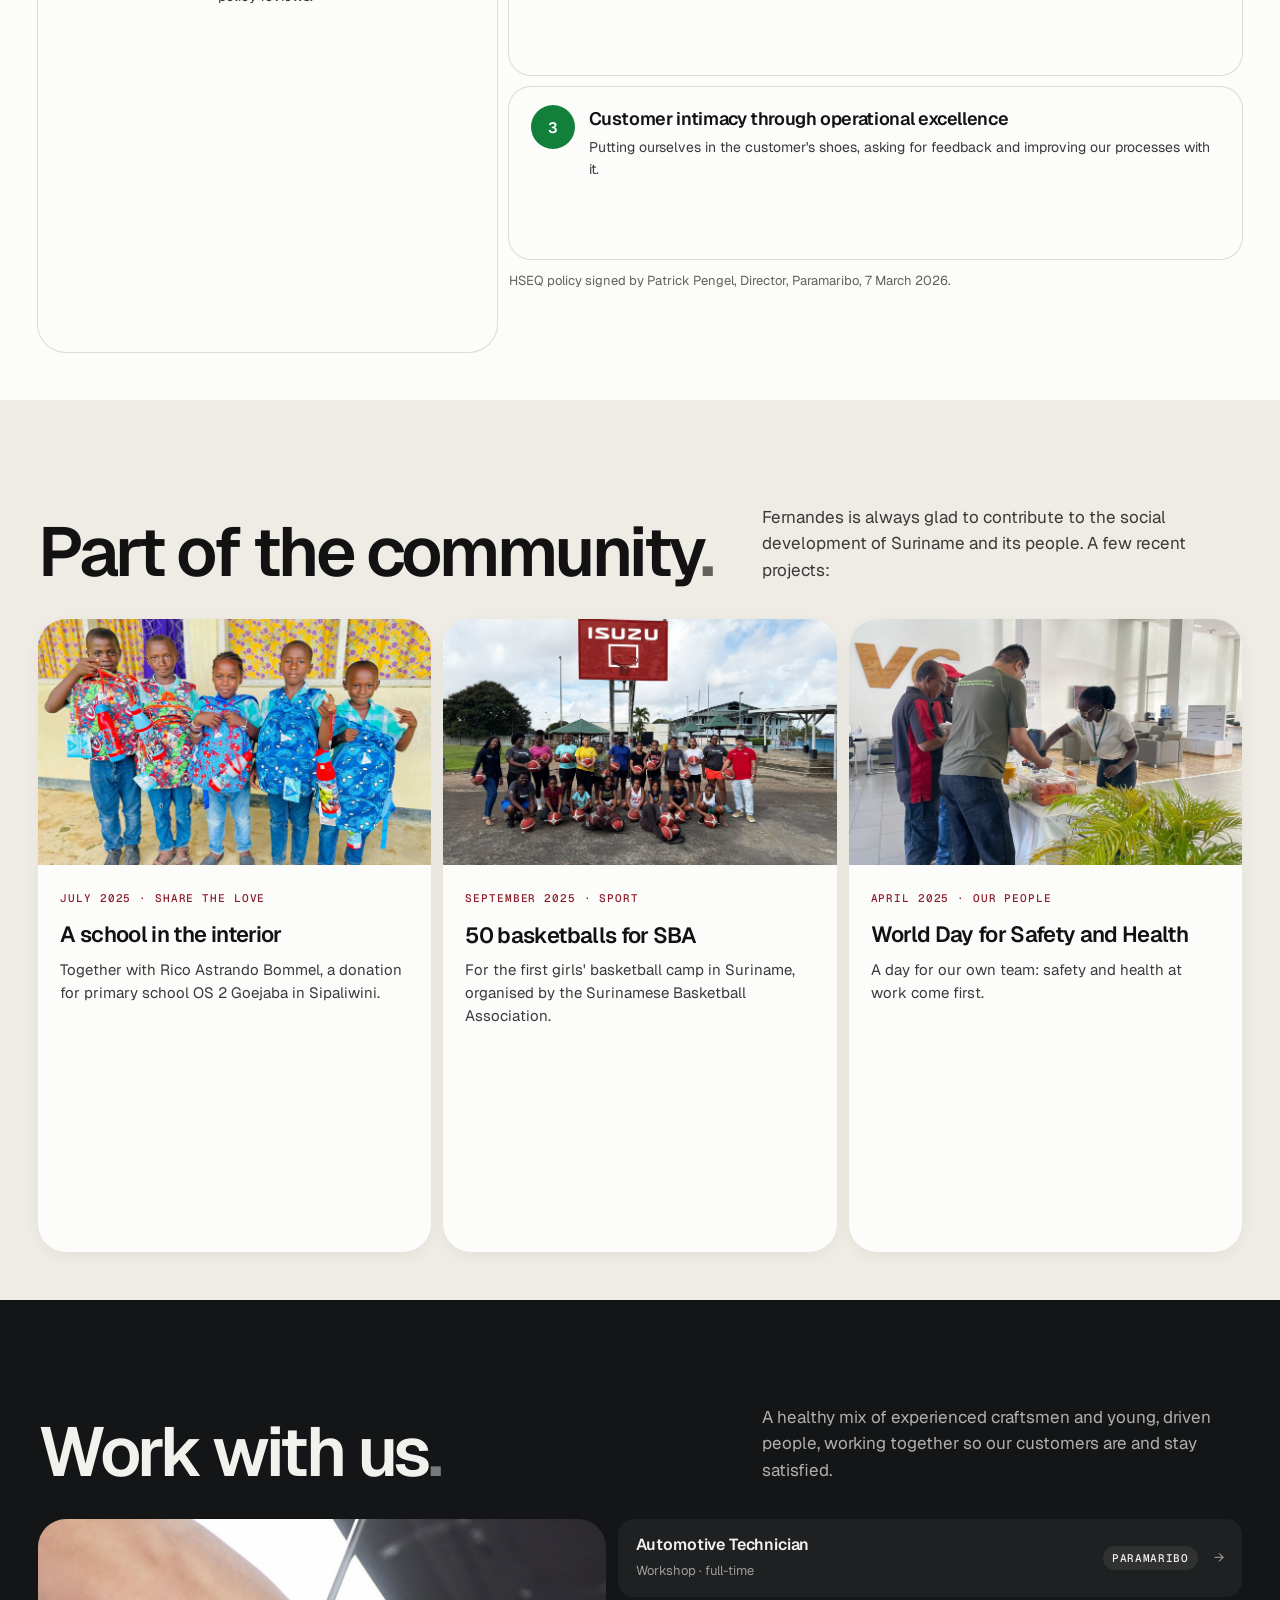
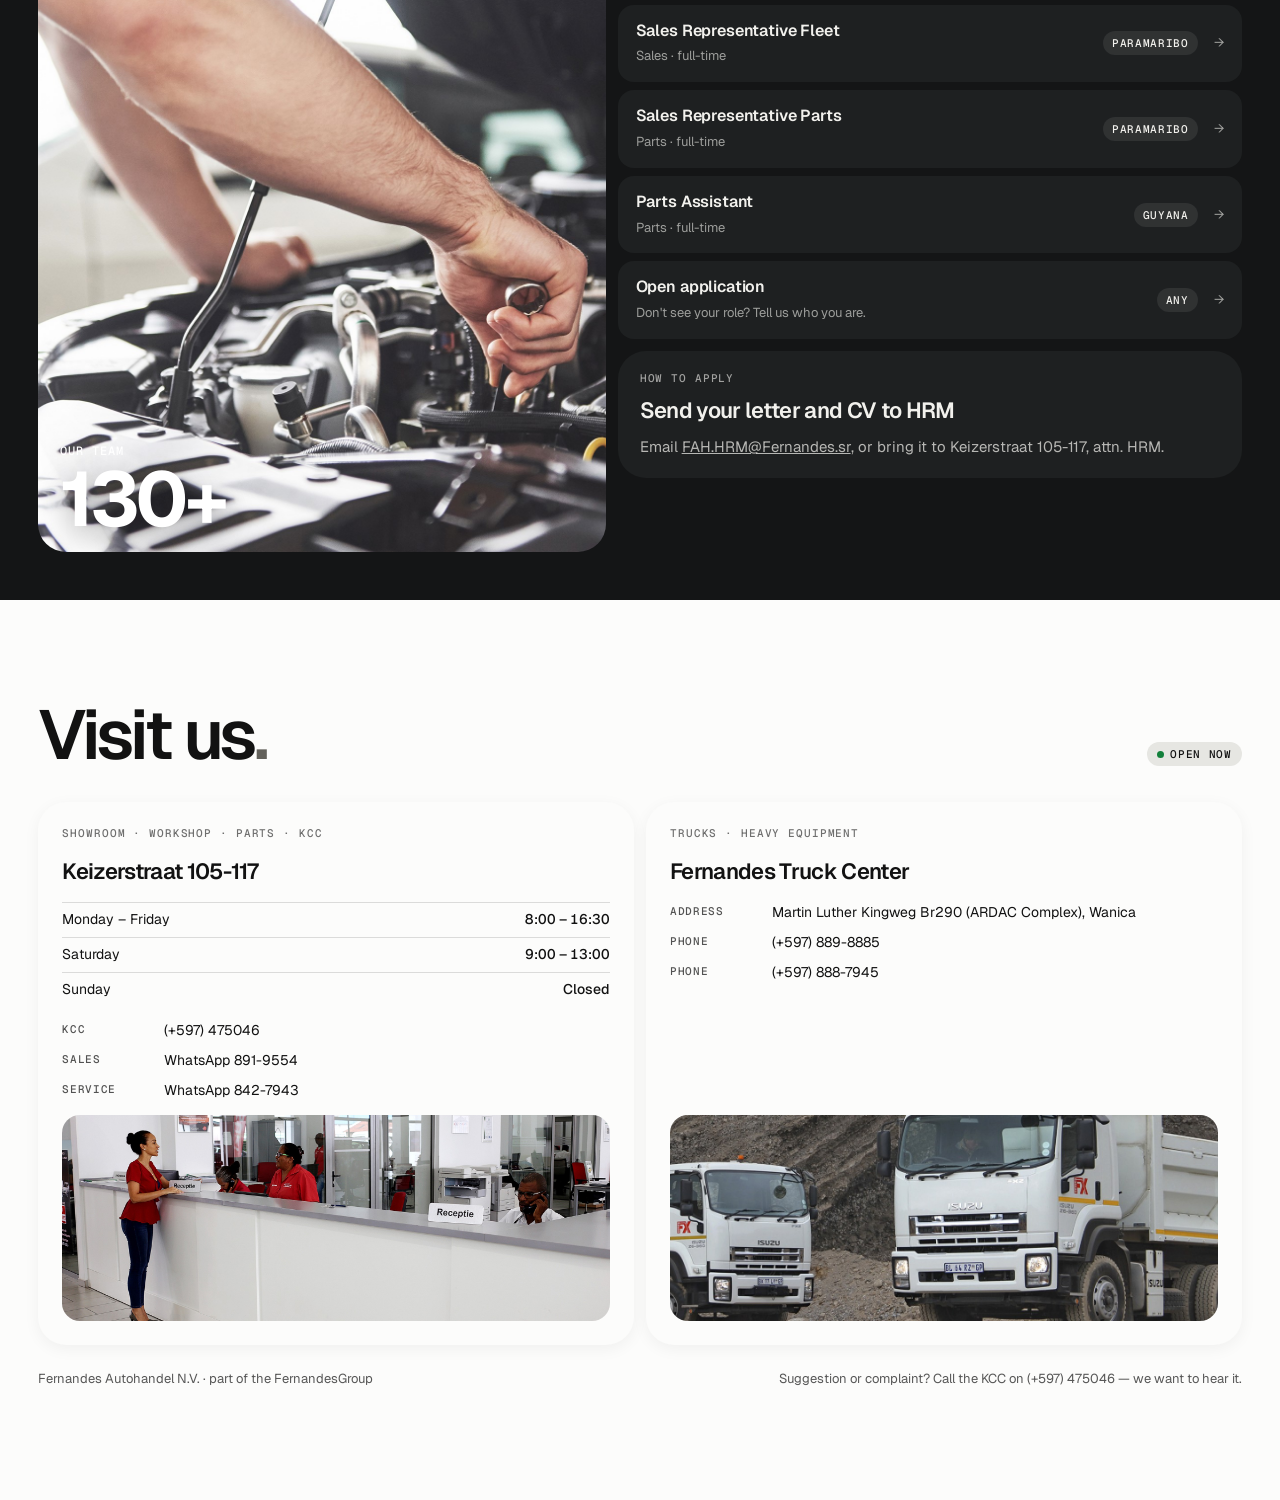
<file: about.html>
<!doctype html>
<html lang="en">
<head>
<meta charset="utf-8">
<meta name="viewport" content="width=device-width, initial-scale=1">
<title>About us — Fernandes Autohandel</title>
<meta name="description" content="Fernandes Autohandel, part of the FernandesGroup: since 1953 in Paramaribo. Our story, mission and values, ISO 9001 quality, community work, careers and locations.">
<link rel="preconnect" href="https://fonts.googleapis.com">
<link rel="preconnect" href="https://fonts.gstatic.com" crossorigin>
<link href="https://fonts.googleapis.com/css2?family=Geist:wght@400;500;600;700&family=Geist+Mono:wght@500&display=swap" rel="stylesheet">
<link rel="stylesheet" href="assets/css/f-base.css?v=7">
<link rel="stylesheet" href="assets/css/f-nav.css?v=11">
<link rel="stylesheet" href="assets/css/f-model.css?v=7">
<link rel="stylesheet" href="assets/css/f-pages.css?v=1">
<link rel="stylesheet" href="assets/css/f-compact.css?v=2">
<style>:root { --stone: #efebe5; }</style>
</head>
<body data-on="dark" data-home="index.html" data-img="assets/img/">

<header class="nav">
  <a class="nav__logo" href="index.html"><img src="assets/img/brand/fernandes-logo-white.png" alt="Fernandes Autohandel N.V."></a>
  <nav class="nav__links" id="nav">
    <button class="nav__item" type="button" data-menu="drive" aria-expanded="false" aria-controls="mega-drive"><i></i>Drive<svg viewBox="0 0 12 12" fill="none" stroke="currentColor" stroke-width="1.6"><path d="M2.5 4.5 6 8l3.5-3.5"/></svg></button>
    <button class="nav__item" type="button" data-menu="work" aria-expanded="false" aria-controls="mega-work"><i></i>Work<svg viewBox="0 0 12 12" fill="none" stroke="currentColor" stroke-width="1.6"><path d="M2.5 4.5 6 8l3.5-3.5"/></svg></button>
    <a href="used.html">Used</a>
    <a href="rental-lease.html">Rental &amp; lease</a>
    <a href="service.html">Service</a>
    <a href="about.html" aria-current="page">About</a>
    <a href="index.html#contact">Contact</a>
  </nav>
  <a class="btn" href="index.html#contact">Test drive <i>↗</i></a>
  <button class="btn menu-btn" data-menu-toggle aria-expanded="false" aria-controls="nav">Menu <i>≡</i></button>
</header>
<div class="mega" id="mega-drive" data-mega="drive" role="region" aria-label="Drive models"></div>
<div class="mega" id="mega-work" data-mega="work" role="region" aria-label="Work models"></div>
<nav class="dots" aria-label="Sections"></nav>

<!-- 1 · Hero -->
<section class="block block--dark p-hero" id="top" data-block="About">
  <img src="assets/img/fernandes/autoh-nwbouw-170714-fz70-011a_stagesmall.jpg" alt="Fernandes Autohandel building on Keizerstraat" style="object-position:40% center">
  <div class="p-hero__inner">
    <div>
      <span class="p-hero__kicker"><i></i>About Fernandes Autohandel</span>
      <h1>Since 1953.</h1>
      <p class="p-hero__lede">A family business four generations deep, part of the FernandesGroup. From a small workshop to Honda, GAC and Isuzu, two workshops and a Truck Center.</p>
    </div>
    <div class="p-hero__side">
      <div class="p-hero__card"><div><b>130+ people</b><span>Experienced craftsmen and young talent</span></div></div>
      <div class="p-hero__card"><div><b>ISO 9001:2015</b><span>Certified quality management</span></div></div>
      <a class="p-hero__card p-hero__card--accent" href="#visit"><div><b>Visit us</b><span>Keizerstraat 105-117, Paramaribo</span></div><span aria-hidden="true">→</span></a>
    </div>
  </div>
</section>

<!-- 2 · Story -->
<section class="block block--stone" id="story" data-block="Our story">
  <div class="block__head" data-reveal>
    <h2 class="block__title block__title--sm">From a soap factory<span> to the road.</span></h2>
    <div class="tl-nav"><button class="arrow" type="button" data-tl-dir="-1" aria-label="Earlier">←</button><button class="arrow" type="button" data-tl-dir="1" aria-label="Later">→</button></div>
  </div>
  <div class="tl" data-reveal>
    <article class="tl__item"><span class="tl__year">1860</span><span class="tl__dot"></span><h4>Where it all began</h4><p>Izaak Fernandes starts a small soap factory behind his house on Keizerstraat. The roots of the Fernandes family business.</p></article>
    <article class="tl__item"><span class="tl__year">1953</span><span class="tl__dot"></span><h4>Technische Zaken opens</h4><p>On the Klipstenenstraat: Fargo trucks, cars, mopeds, bicycles, parts and outboard motors. The very first car sold is a Plymouth.</p></article>
    <article class="tl__item"><span class="tl__year">1963</span><span class="tl__dot"></span><h4>Isuzu arrives</h4><p>Fernandes becomes Isuzu agent. Isuzu buses gradually replace the Mercedes buses on Surinamese streets.</p></article>
    <article class="tl__item"><span class="tl__year">1971</span><span class="tl__dot"></span><h4>1,000 cars in a year</h4><p>A milestone for a young company in a small market.</p></article>
    <article class="tl__item"><span class="tl__year">1981</span><span class="tl__dot"></span><h4>FernandesGroup</h4><p>Fernandes Concern Beheer N.V. is founded, with Fernandes Autohandel as one of its companies.</p></article>
    <article class="tl__item"><span class="tl__year">1988</span><span class="tl__dot"></span><h4>25 years of Isuzu</h4><p>More than 5,500 Isuzu vehicles, for the bus sector, the police, private and agricultural customers.</p></article>
    <article class="tl__item"><span class="tl__year">1990s</span><span class="tl__dot"></span><h4>First to lease</h4><p>The first company in Suriname to offer leasing, with Suralco, EBS, SWM, Staatsolie and VSH among the first clients.</p></article>
    <article class="tl__item"><span class="tl__year">1997</span><span class="tl__dot"></span><h4>Honda ATVs</h4><p>A hit with mining customers, who reach the interior much faster.</p></article>
    <article class="tl__item"><span class="tl__year">2007</span><span class="tl__dot"></span><h4>Number 1 in trucks</h4><p>Isuzu's "Number 1 Share in Truck Market" award for Suriname, and Honda's Challenging Spirit Award.</p></article>
    <article class="tl__item"><span class="tl__year">2009</span><span class="tl__dot"></span><h4>ISO certified</h4><p>The first ISO 9001 certificate. Today: ISO 9001:2015.</p></article>
    <article class="tl__item"><span class="tl__year">2017</span><span class="tl__dot"></span><h4>Private Lease</h4><p>A brand-new car without unexpected maintenance or repair costs, now for private customers too.</p></article>
    <article class="tl__item"><span class="tl__year">2023</span><span class="tl__dot"></span><h4>70 years</h4><p>Fernandes Autohandel celebrates its 70th anniversary.</p></article>
    <article class="tl__item tl__item--now"><span class="tl__year">2026</span><span class="tl__dot"></span><h4>GAC, and a Truck Center</h4><p>Official and exclusive GAC dealer since 13 February, and the Fernandes Truck Center in Wanica.</p></article>
  </div>
  <div class="heritage" data-reveal>
    <figure class="heritage__photo"><img src="assets/img/fernandes/dsc_5528_stagesmall.jpg" alt="Early vehicles built and sold by Fernandes"><figcaption>The early years</figcaption></figure>
    <div class="heritage__text">
      <span class="mono muted">FernandesGroup · four generations</span>
      <p>Fernandes Autohandel is part of Fernandes Concern Beheer N.V., the FernandesGroup, founded in 1981. Its roots go back to Izaak Fernandes, born 1860. Today the group is led by his great-grandson, Jules Fernandes.</p>
      <p class="muted" style="font-size:14px">Clients include Staatsolie, EBS, SWM and Dalian, alongside thousands of private drivers.</p>
    </div>
  </div>
</section>

<!-- 3 · Mission & values -->
<section class="block block--dark" id="values" data-block="Values">
  <div class="block__head" data-reveal>
    <h2 class="block__title block__title--sm">What drives us<span>.</span></h2>
    <p class="block__lede">Our vision is simple: meeting our customers' transport needs. Seven values decide how we do it.</p>
  </div>
  <div class="mv" data-reveal>
    <div class="mv__mission">
      <span class="mono" style="color:var(--accent-2)">Mission</span>
      <blockquote>Meeting our customers' transport needs with excellent service and quality products, and being the trendsetter in customised automotive products.</blockquote>
      <p>With passionate people and a focus on development, we create a unique customer experience and an inspiring, innovative place to work.</p>
    </div>
    <div class="values">
      <div class="value"><b><i>01</i>Excellence</b><span>We aim for perfect execution in everything we do, and take pride in our work.</span></div>
      <div class="value"><b><i>02</i>Integrity</b><span>We say what we mean and do what we say, without bending the truth.</span></div>
      <div class="value"><b><i>03</i>Innovation</b><span>We aim to set the trend, using our creativity and talent for our customers.</span></div>
      <div class="value"><b><i>04</i>Respect</b><span>Everyone has a voice, built on acceptance, trust and appreciation.</span></div>
      <div class="value"><b><i>05</i>Responsibility</b><span>We take ownership and stand by our actions.</span></div>
      <div class="value"><b><i>06</i>Loyalty</b><span>Long-term relationships with each other, our customers and our suppliers.</span></div>
      <div class="value value--wide"><b><i>07</i>Adaptability</b><span>We adjust our ways of working, plans and priorities when challenges and needs change.</span></div>
    </div>
  </div>
</section>

<!-- 4 · Quality -->
<section class="block block--white" id="quality" data-block="Quality">
  <div class="block__head" data-reveal>
    <h2 class="block__title block__title--sm">Quality you can check<span>.</span></h2>
    <p class="block__lede">Our customers range from private drivers to multinationals, government, oil, banks and insurers. Our HSEQ policy is how we keep all of them satisfied, safely.</p>
  </div>
  <div class="q" data-reveal>
    <div class="q__cert">
      <img src="assets/img/about/iso_9001-nld-c536920-2-20260716.jpg" alt="DNV ISO 9001:2015 management system certificate for Fernandes Autohandel">
      <div><span class="mono muted">ISO 9001:2015</span><h4 style="margin-top:6px">Certified management system</h4><p>Fernandes Autohandel on Keizerstraat is certified to ISO 9001:2015, audited by DNV.</p><p>Our management system is built on continuous improvement: internal audits, customer feedback and yearly policy reviews.</p></div>
    </div>
    <div class="q__pillars">
      <div class="pillar"><i>1</i><div><h4>Process management for continuous improvement</h4><p>Clear responsibilities and procedures, removing work-related risks, and training and motivating our people.</p></div></div>
      <div class="pillar"><i>2</i><div><h4>A sustainable partner</h4><p>Meeting every legal requirement, lasting relationships with stakeholders, and waste handled responsibly: reduce, reuse, recycle.</p></div></div>
      <div class="pillar"><i>3</i><div><h4>Customer intimacy through operational excellence</h4><p>Putting ourselves in the customer's shoes, asking for feedback and improving our processes with it.</p></div></div>
      <p class="q__sign">HSEQ policy signed by Patrick Pengel, Director, Paramaribo, 7 March 2026.</p>
    </div>
  </div>
</section>

<!-- 5 · Community -->
<section class="block block--stone" id="community" data-block="Community">
  <div class="block__head" data-reveal>
    <h2 class="block__title block__title--sm">Part of the community<span>.</span></h2>
    <p class="block__lede">Fernandes is always glad to contribute to the social development of Suriname and its people. A few recent projects:</p>
  </div>
  <div class="cards3" data-reveal>
    <article class="c3"><div class="c3__img"><img src="assets/img/about/school-donation.jpg" alt="Children of OS 2 Goejaba with new school bags"></div><div class="c3__body"><i>July 2025 · Share the Love</i><h4>A school in the interior</h4><p>Together with Rico Astrando Bommel, a donation for primary school OS 2 Goejaba in Sipaliwini.</p></div></article>
    <article class="c3"><div class="c3__img"><img src="assets/img/about/50-ballen-sponsor.jpg" alt="Girls' basketball camp with donated balls at the Isuzu sign"></div><div class="c3__body"><i>September 2025 · Sport</i><h4>50 basketballs for SBA</h4><p>For the first girls' basketball camp in Suriname, organised by the Surinamese Basketball Association.</p></div></article>
    <article class="c3"><div class="c3__img"><img src="assets/img/about/safety-day.jpeg" alt="Fernandes staff during World Day for Safety and Health at Work"></div><div class="c3__body"><i>April 2025 · Our people</i><h4>World Day for Safety and Health</h4><p>A day for our own team: safety and health at work come first.</p></div></article>
  </div>
</section>

<!-- 6 · Careers -->
<section class="block block--dark" id="careers" data-block="Careers">
  <div class="block__head" data-reveal>
    <h2 class="block__title block__title--sm">Work with us<span>.</span></h2>
    <p class="block__lede">A healthy mix of experienced craftsmen and young, driven people, working together so our customers are and stay satisfied.</p>
  </div>
  <div class="careers" data-reveal>
    <div class="careers__photo"><img src="assets/img/service/service.jpg" alt="Fernandes technician working on an engine"><div class="big"><small>Our team</small>130+</div></div>
    <div class="careers__side">
      <div class="jobs-list">
        <a class="job-row" href="mailto:FAH.HRM@Fernandes.sr?subject=Application%3A%20Automotive%20Technician"><div><b>Automotive Technician</b><br><span>Workshop · full-time</span></div><em>Paramaribo</em><span aria-hidden="true">→</span></a>
        <a class="job-row" href="mailto:FAH.HRM@Fernandes.sr?subject=Application%3A%20Sales%20Representative%20Fleet"><div><b>Sales Representative Fleet</b><br><span>Sales · full-time</span></div><em>Paramaribo</em><span aria-hidden="true">→</span></a>
        <a class="job-row" href="mailto:FAH.HRM@Fernandes.sr?subject=Application%3A%20Sales%20Representative%20Parts"><div><b>Sales Representative Parts</b><br><span>Parts · full-time</span></div><em>Paramaribo</em><span aria-hidden="true">→</span></a>
        <a class="job-row" href="mailto:FAH.HRM@Fernandes.sr?subject=Application%3A%20Parts%20Assistant"><div><b>Parts Assistant</b><br><span>Parts · full-time</span></div><em>Guyana</em><span aria-hidden="true">→</span></a>
        <a class="job-row" href="mailto:FAH.HRM@Fernandes.sr?subject=Open%20application"><div><b>Open application</b><br><span>Don't see your role? Tell us who you are.</span></div><em>Any</em><span aria-hidden="true">→</span></a>
      </div>
      <div class="tile"><span class="mono muted">How to apply</span><h4>Send your letter and CV to HRM</h4><p>Email <a href="mailto:FAH.HRM@Fernandes.sr" style="text-decoration:underline">FAH.HRM@Fernandes.sr</a>, or bring it to Keizerstraat 105-117, attn. HRM.</p></div>
    </div>
  </div>
</section>

<!-- 7 · Visit us -->
<section class="block block--white" id="visit" data-block="Visit us">
  <div class="block__head" data-reveal>
    <h2 class="block__title block__title--sm">Visit us<span>.</span></h2>
    <span class="open-now" data-open-now>Open now</span>
  </div>
  <div class="locs" data-reveal style="grid-template-columns:repeat(auto-fit,minmax(280px,1fr))">
    <div class="loc">
      <span class="mono" style="opacity:.6">Showroom · Workshop · Parts · KCC</span>
      <h4>Keizerstraat 105-117</h4>
      <table class="hours"><tr><td>Monday – Friday</td><td>8:00 – 16:30</td></tr><tr><td>Saturday</td><td>9:00 – 13:00</td></tr><tr><td>Sunday</td><td>Closed</td></tr></table>
      <dl><dt>KCC</dt><dd><a href="tel:+597475046">(+597) 475046</a></dd><dt>Sales</dt><dd>WhatsApp 891-9554</dd><dt>Service</dt><dd>WhatsApp 842-7943</dd></dl>
      <div class="loc__img"><img src="assets/img/service/diensten1920.jpg" alt="Fernandes reception desk on Keizerstraat"></div>
    </div>
    <div class="loc">
      <span class="mono" style="opacity:.6">Trucks · Heavy equipment</span>
      <h4>Fernandes Truck Center</h4>
      <dl><dt>Address</dt><dd>Martin Luther Kingweg Br290 (ARDAC Complex), Wanica</dd><dt>Phone</dt><dd><a href="tel:+5978898885">(+597) 889-8885</a></dd><dt>Phone</dt><dd><a href="tel:+5978887945">(+597) 888-7945</a></dd></dl>
      <div class="loc__img"><img src="assets/img/trucks/f-series.jpg" alt="Isuzu trucks" style="object-position:70% center"></div>
    </div>
  </div>
  <div class="legal" style="opacity:.7"><span>Fernandes Autohandel N.V. · part of the FernandesGroup</span><span>Suggestion or complaint? Call the KCC on (+597) 475046 — we want to hear it.</span></div>
</section>

<script src="assets/data/models.js?v=9"></script>
<script src="assets/js/f-base.js?v=7"></script>
<script src="assets/js/f-nav.js?v=11"></script>
<script src="assets/js/f-pages.js?v=1"></script>
</body>
</html>
</file>
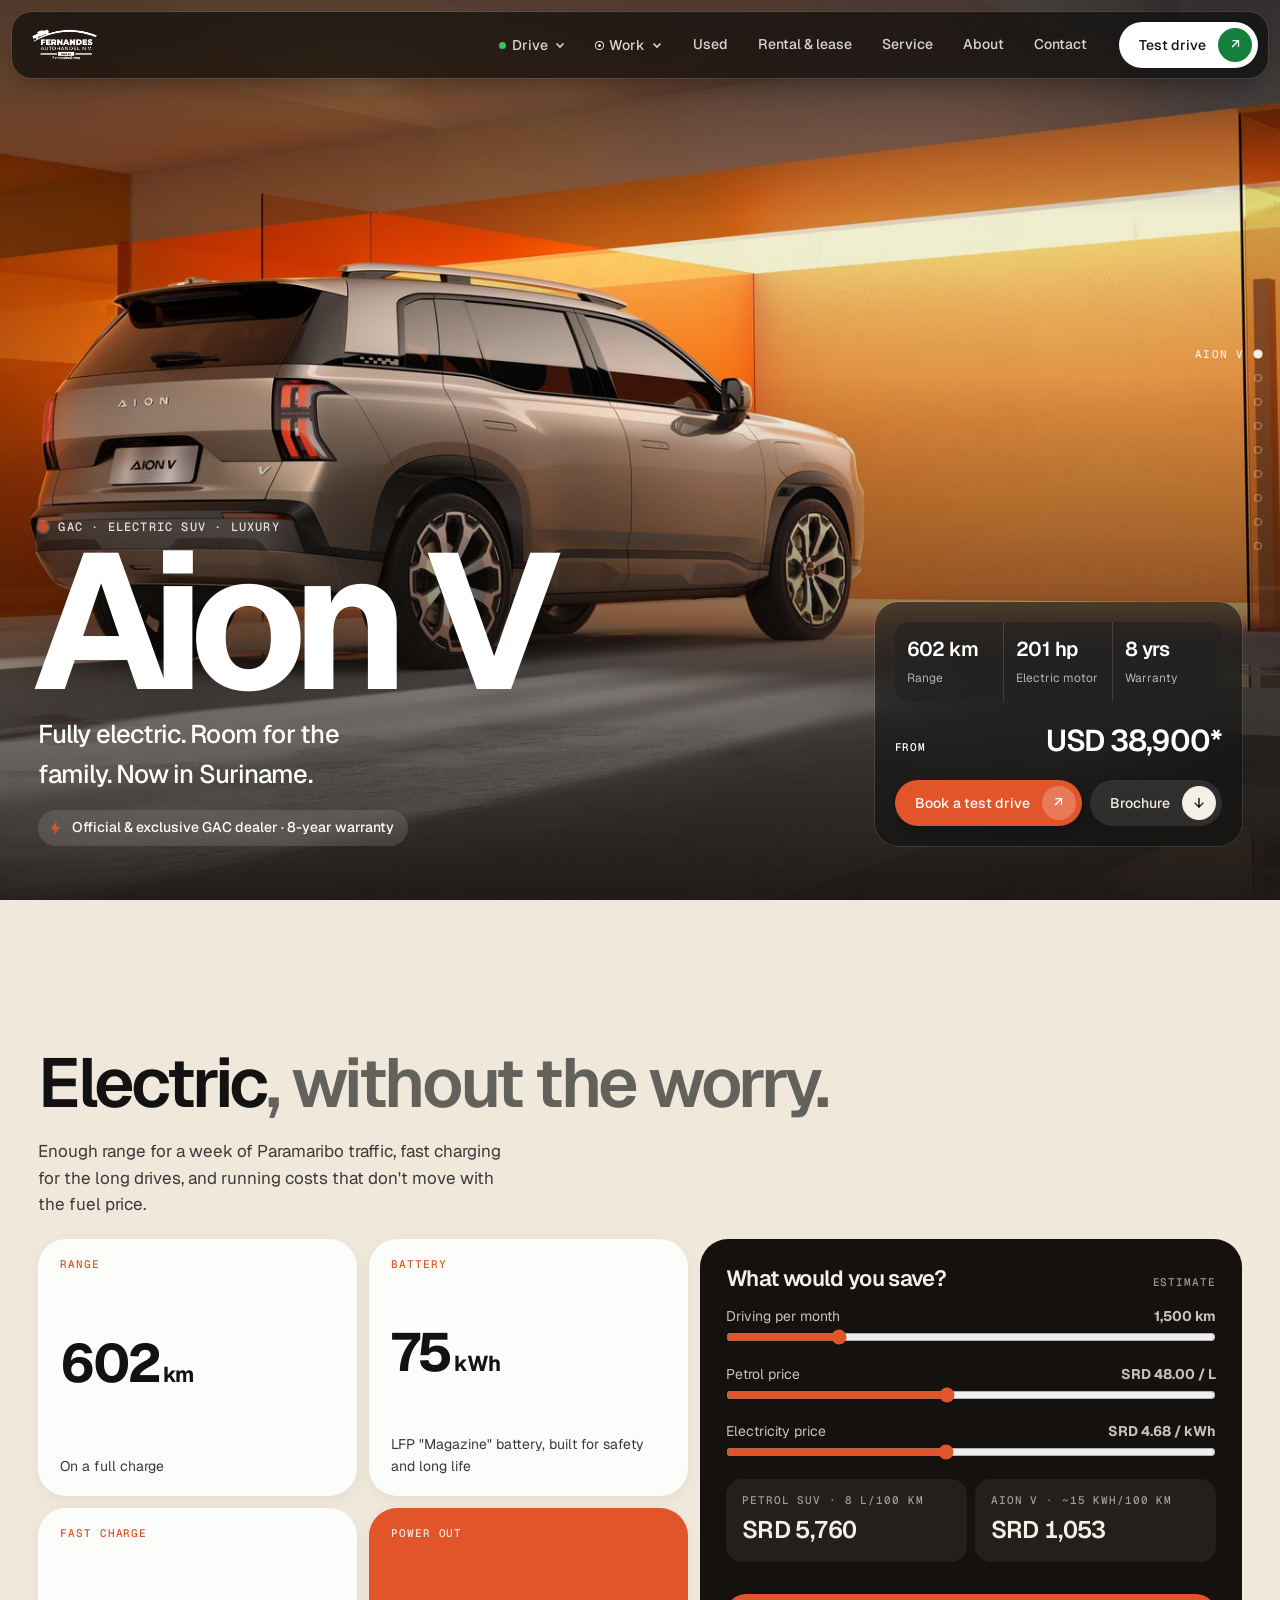
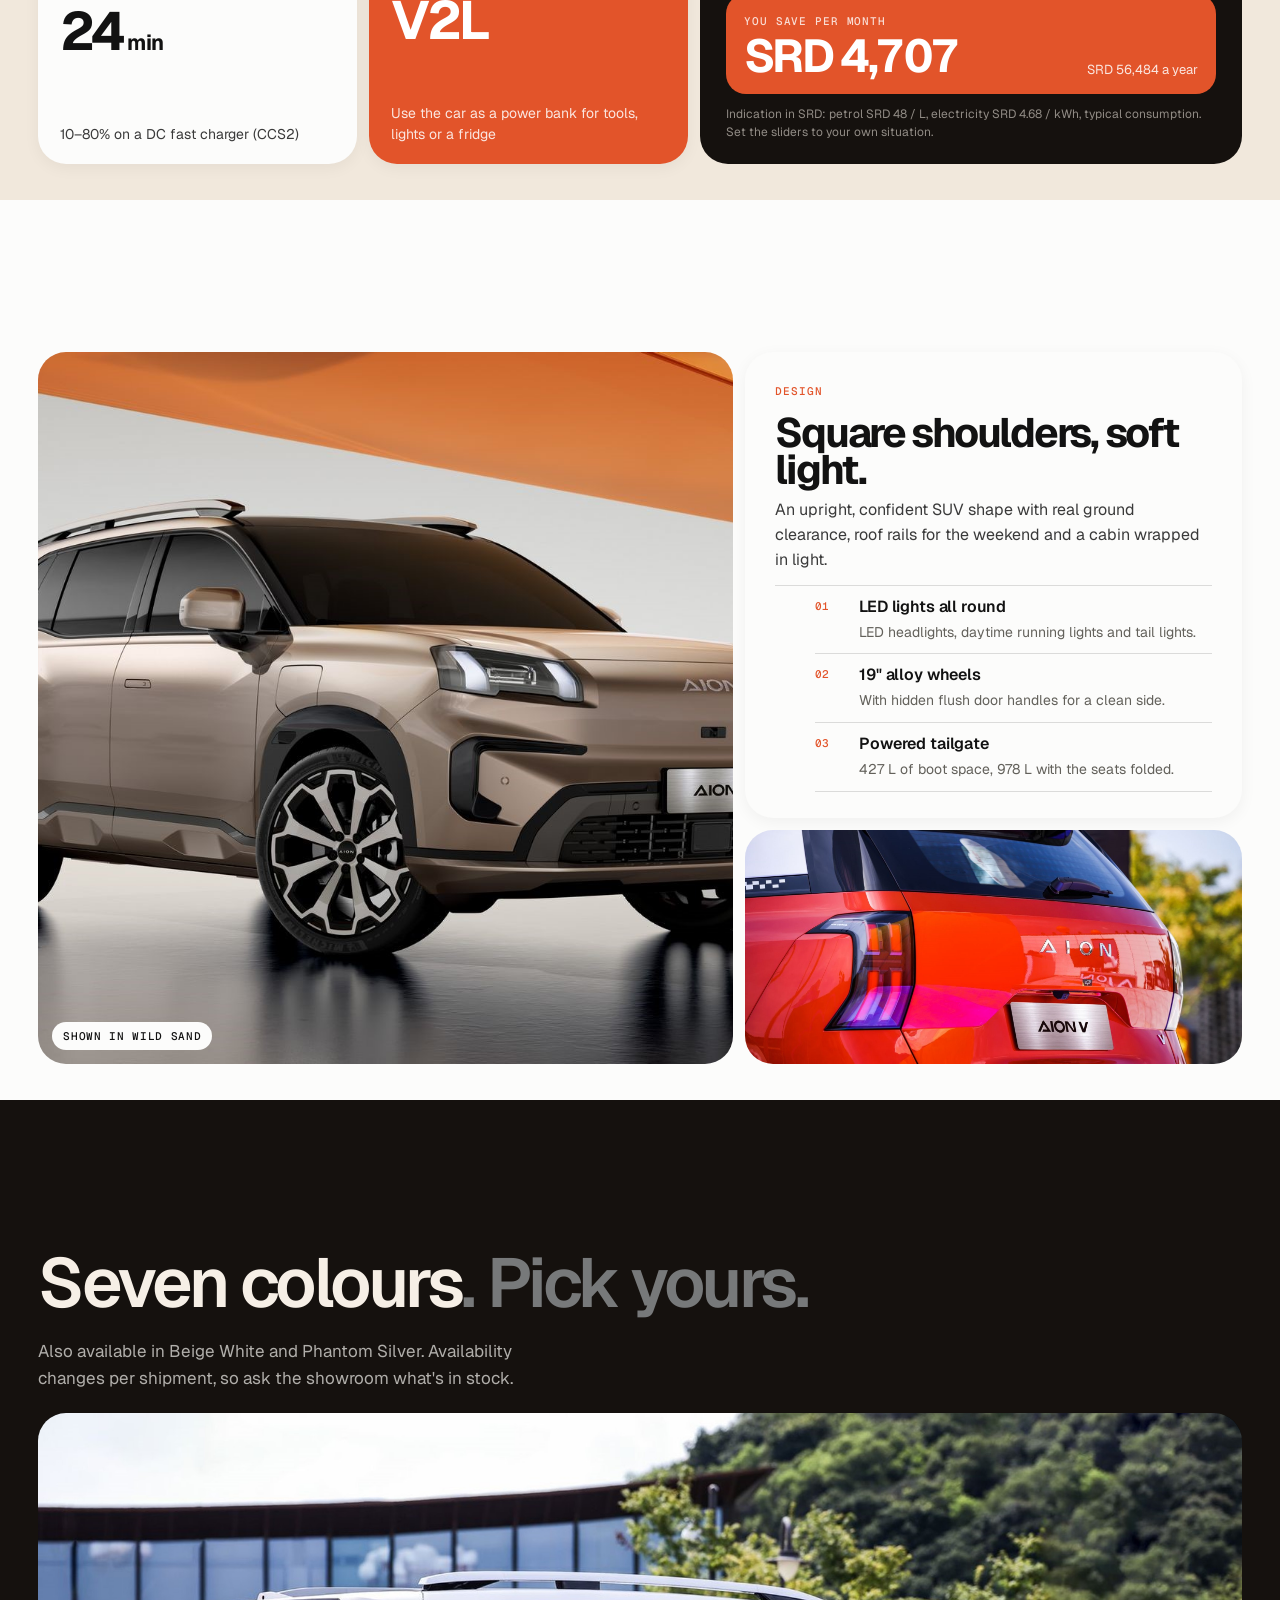
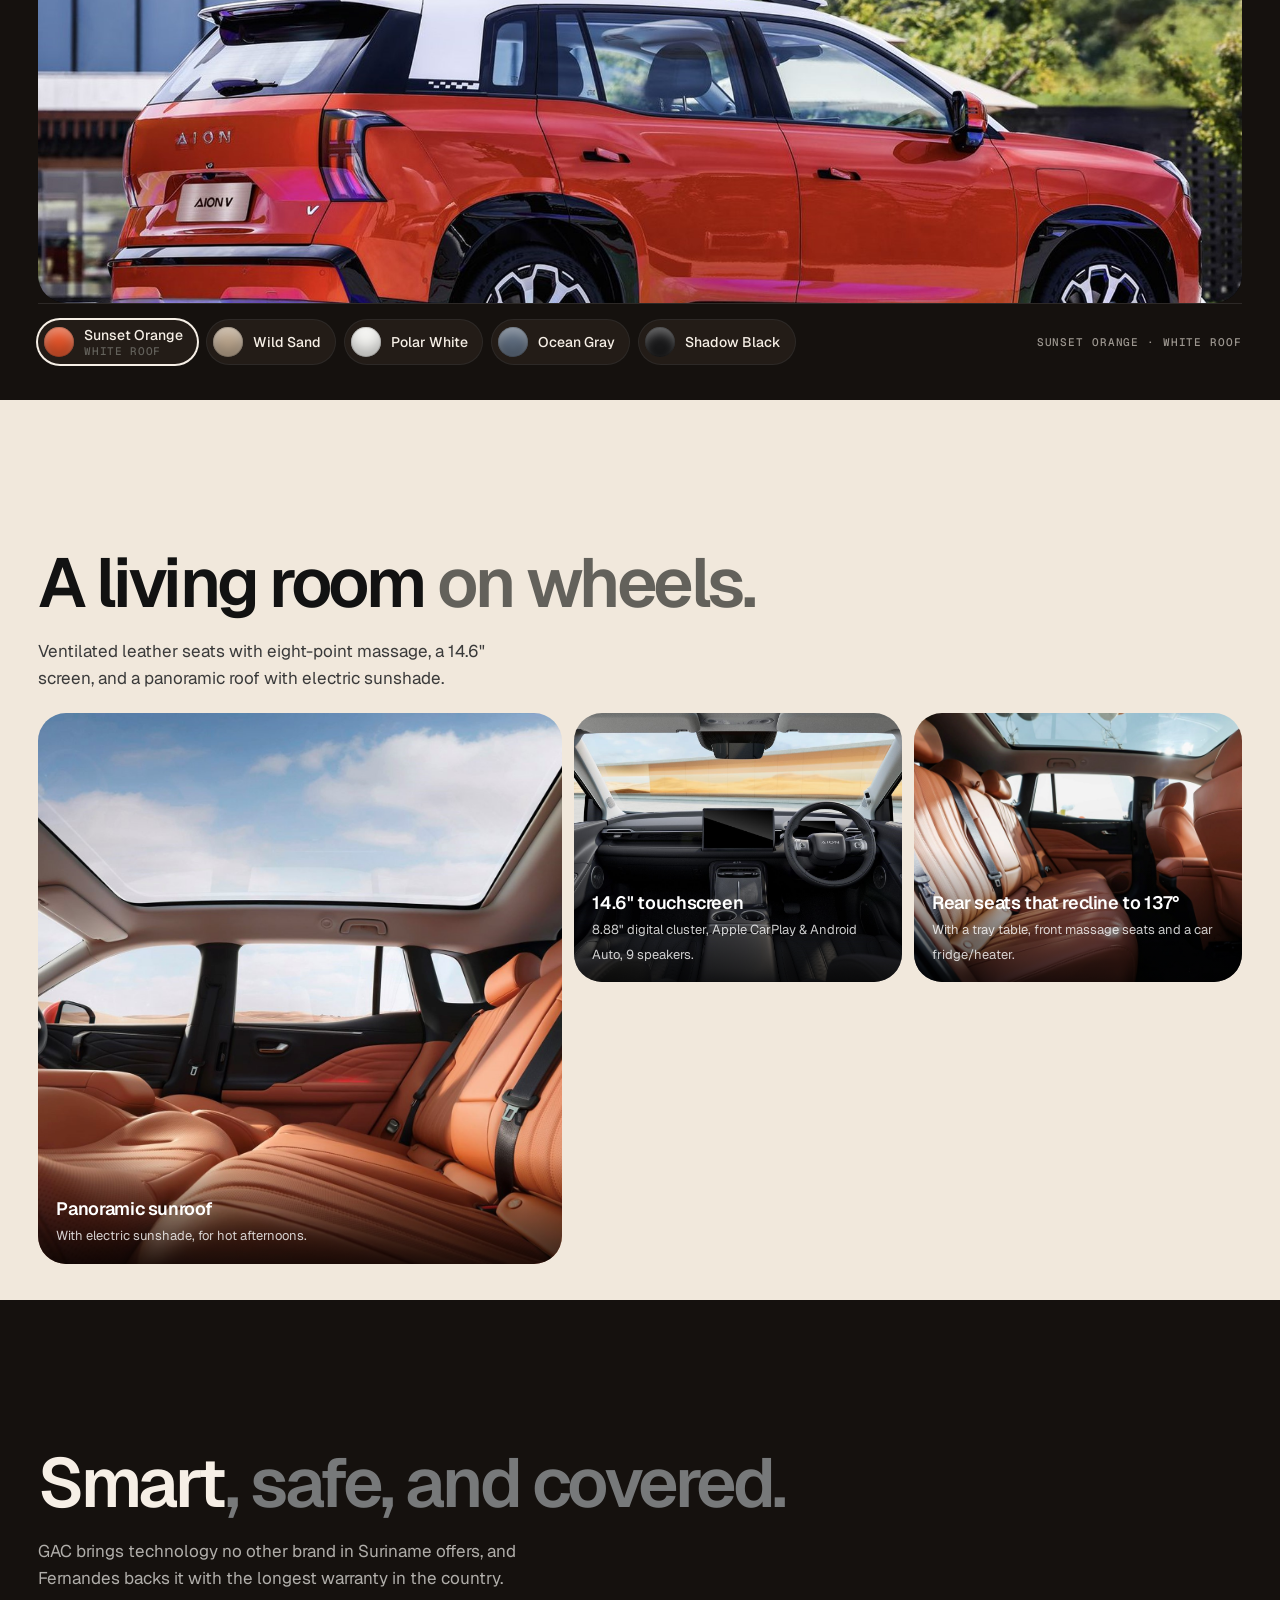
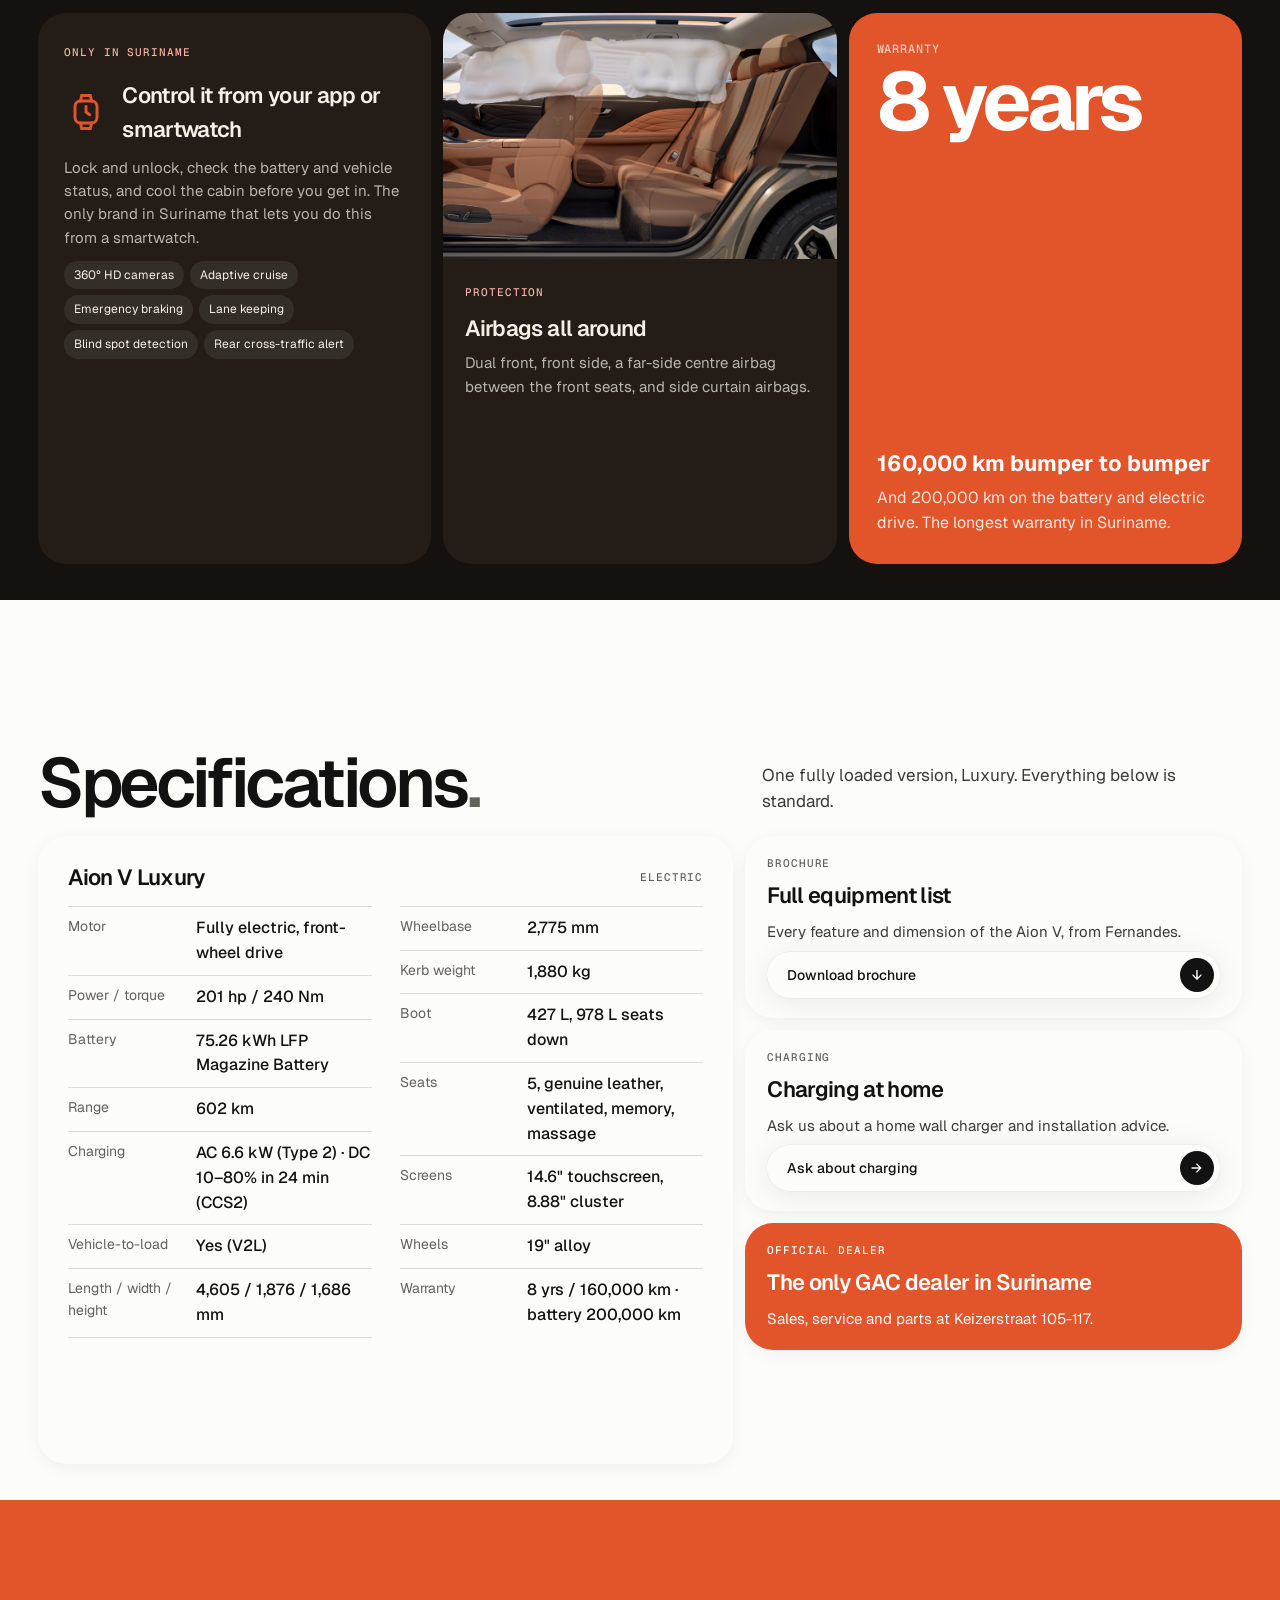
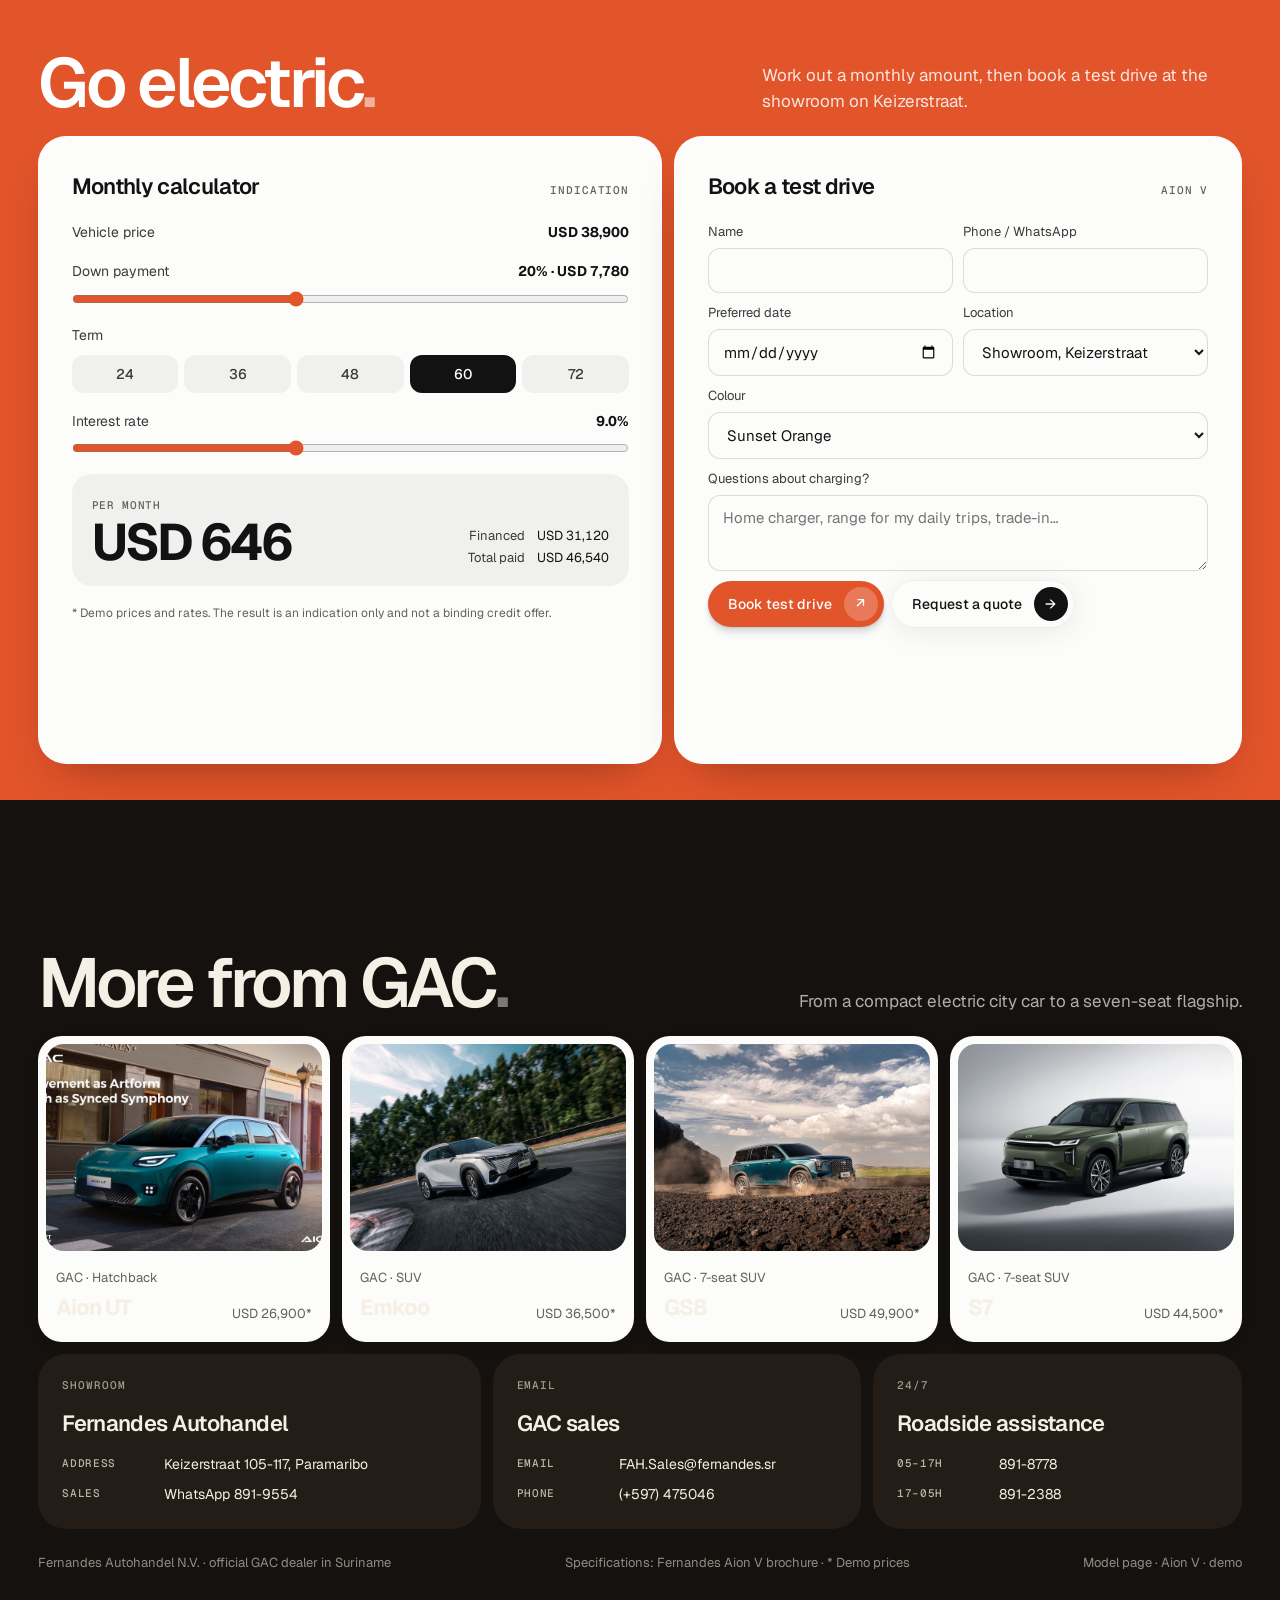
<file: aion-v.html>
<!doctype html>
<html lang="en">
<head>
<meta charset="utf-8">
<meta name="viewport" content="width=device-width, initial-scale=1">
<title>GAC Aion V — Fernandes Autohandel</title>
<meta name="description" content="GAC Aion V Luxury, the fully electric SUV, at Fernandes Autohandel: official GAC dealer in Suriname. 602 km range, 8-year warranty, savings calculator, brochure and test drive.">
<link rel="preconnect" href="https://fonts.googleapis.com">
<link rel="preconnect" href="https://fonts.gstatic.com" crossorigin>
<link href="https://fonts.googleapis.com/css2?family=Geist:wght@400;500;600;700&family=Geist+Mono:wght@500&display=swap" rel="stylesheet">
<link rel="stylesheet" href="assets/css/ytbg.css?v=5">
<link rel="stylesheet" href="assets/css/f-base.css?v=5">
<link rel="stylesheet" href="assets/css/f-nav.css?v=11">
<link rel="stylesheet" href="assets/css/f-model.css?v=5">
<link rel="stylesheet" href="assets/css/f-compact.css?v=1">
<style>
  /* Aion V's own look: warm tech. Deep warm graphite, desert sand, the orange glow from GAC's own renders;
     the accent follows the chosen paint colour. */
  :root {
    --work: #15110e; --work-2: #231c17; --on-work: #f6efe6;
    --stone: #f1e8dc; --paint: #e2542a; --paint-ink: #fff;
    --h1: clamp(100px, 15vw, 240px); --h1m: 23vw;
  }
  body { background: var(--work); }
  .m-hero::after { background: linear-gradient(180deg, rgba(21,17,14,.5) 0%, rgba(21,17,14,0) 24%, rgba(21,17,14,0) 42%, rgba(21,17,14,.88) 100%); }
  .ev-badge { display: inline-flex; align-items: center; gap: 8px; padding: 7px 14px 7px 10px; border-radius: 999px; margin-top: 16px; background: rgba(255,255,255,.12); backdrop-filter: blur(10px); -webkit-backdrop-filter: blur(10px); font-size: 14px; font-weight: 500; }
  .ev-badge svg { width: 16px; height: 16px; color: var(--paint); }
  .watch { display: grid; grid-template-columns: auto 1fr; gap: 14px; align-items: center; }
  .watch svg { width: 44px; height: 44px; color: var(--paint); transition: color .6s; }
  .big-fact { font-size: clamp(60px, 6.4vw, 104px); font-weight: 700; letter-spacing: -.06em; line-height: .85; }
  .big-fact small { display: block; font: 500 12px var(--mono); letter-spacing: .08em; text-transform: uppercase; opacity: .7; margin-bottom: 10px; }
  .chips { display: flex; flex-wrap: wrap; gap: 6px; margin-top: 12px; }
  .chips span { font-size: 12px; padding: 5px 10px; border-radius: 999px; background: rgba(255,255,255,.08); }
  .specs2 { columns: 2; column-gap: 28px; }
  .specs2 table { break-inside: auto; }
  @media (max-width: 1100px) { .specs2 { columns: 1; } }
</style>
</head>
<body class="page-model" data-on="dark" data-home="index.html" data-img="assets/img/">

<header class="nav">
  <a class="nav__logo" href="index.html"><img src="assets/img/brand/fernandes-logo-white.png" alt="Fernandes Autohandel N.V."></a>
  <nav class="nav__links" id="nav">
    <button class="nav__item" type="button" data-menu="drive" aria-expanded="false" aria-controls="mega-drive"><i></i>Drive<svg viewBox="0 0 12 12" fill="none" stroke="currentColor" stroke-width="1.6"><path d="M2.5 4.5 6 8l3.5-3.5"/></svg></button>
    <button class="nav__item" type="button" data-menu="work" aria-expanded="false" aria-controls="mega-work"><i></i>Work<svg viewBox="0 0 12 12" fill="none" stroke="currentColor" stroke-width="1.6"><path d="M2.5 4.5 6 8l3.5-3.5"/></svg></button>
    <a href="used.html">Used</a>
    <a href="rental-lease.html">Rental &amp; lease</a>
    <a href="service.html">Service</a>
    <a href="about.html">About</a>
    <a href="index.html#contact">Contact</a>
  </nav>
  <a class="btn" href="#price">Test drive <i>↗</i></a>
  <button class="btn menu-btn" data-menu-toggle aria-expanded="false" aria-controls="nav">Menu <i>≡</i></button>
</header>
<div class="mega" id="mega-drive" data-mega="drive" role="region" aria-label="Drive models"></div>
<div class="mega" id="mega-work" data-mega="work" role="region" aria-label="Work models"></div>

<nav class="mbar" aria-label="Aion V sections">
  <span class="mbar__name"><span class="paint-dot"></span>GAC Aion V</span>
  <div class="mbar__links">
    <a href="#electric">Electric</a>
    <a href="#design">Design</a>
    <a href="#colours">Colours</a>
    <a href="#interior">Interior</a>
    <a href="#smart">Smart &amp; safe</a>
    <a href="#specs">Specs</a>
    <a href="#price">Price</a>
  </div>
  <span class="mbar__price">from USD 38,900*</span>
  <a class="btn btn--paint" href="#price">Test drive <i>↗</i></a>
</nav>
<nav class="dots" aria-label="Sections"></nav>

<!-- 1 · Hero -->
<section class="block block--dark m-hero" id="overview" data-block="Aion V">
  <div class="ytbg" data-yt="8hLUmLvYkgw" data-yt-mode="auto" data-yt-title="GAC Aion V"><img class="ytbg__poster" src="assets/img/gac/aion/r23.jpg" alt="GAC Aion V in an orange glass pavilion" style="object-position:40% center"></div>
  <div class="m-hero__inner">
    <div>
      <span class="m-hero__kicker"><span class="paint-dot"></span>GAC · Electric SUV · Luxury</span>
      <h1>Aion V</h1>
      <p class="m-hero__tag">Fully electric. Room for the family. Now in Suriname.</p>
      <span class="ev-badge"><svg viewBox="0 0 24 24" fill="currentColor"><path d="M13 2 4 14h6l-1 8 9-12h-6l1-8z"/></svg>Official &amp; exclusive GAC dealer · 8-year warranty</span>
    </div>
    <div class="m-hero__side">
      <div class="m-hero__facts">
        <div><b>602 km</b><span>Range</span></div>
        <div><b>201 hp</b><span>Electric motor</span></div>
        <div><b>8 yrs</b><span>Warranty</span></div>
      </div>
      <div class="m-hero__price"><span class="mono">From</span><b>USD 38,900*</b></div>
      <div class="m-hero__ctas"><a class="btn btn--paint" href="#price">Book a test drive <i>↗</i></a><a class="btn btn--light" data-brochure href="#">Brochure <i>↓</i></a></div>
    </div>
  </div>
</section>

<!-- 2 · Electric -->
<section class="block block--stone" id="electric" data-block="Electric">
  <div class="block__head" data-reveal>
    <h2 class="block__title block__title--sm">Electric<span>, without the worry.</span></h2>
    <p class="block__lede">Enough range for a week of Paramaribo traffic, fast charging for the long drives, and running costs that don't move with the fuel price.</p>
  </div>
  <div class="ev" data-reveal>
    <div class="ev__nums">
      <div class="ev__num"><i>Range</i><b>602<small>km</small></b><span>On a full charge</span></div>
      <div class="ev__num"><i>Battery</i><b>75<small>kWh</small></b><span>LFP "Magazine" battery, built for safety and long life</span></div>
      <div class="ev__num"><i>Fast charge</i><b>24<small>min</small></b><span>10–80% on a DC fast charger (CCS2)</span></div>
      <div class="ev__num ev__num--paint"><i>Power out</i><b>V2L</b><span>Use the car as a power bank for tools, lights or a fridge</span></div>
    </div>
    <div class="save" id="save">
      <h4>What would you save? <span class="mono" style="opacity:.6">Estimate</span></h4>
      <div><label for="s-km">Driving per month <b id="s-km-out"></b></label><input id="s-km" type="range" min="500" max="5000" step="250" value="1500"></div>
      <div><label for="s-fuel">Petrol price <b id="s-fuel-out"></b></label><input id="s-fuel" type="range" min="30" max="70" step="0.5" value="48"></div>
      <div><label for="s-kwh">Electricity price <b id="s-kwh-out"></b></label><input id="s-kwh" type="range" min="2" max="8" step="0.01" value="4.68"></div>
      <div class="save__cmp"><div><small>Petrol SUV · 8 L/100 km</small><b id="s-petrol"></b></div><div><small>Aion V · ~15 kWh/100 km</small><b id="s-ev"></b></div></div>
      <div class="save__out"><div><small class="mono" style="opacity:.8">You save per month</small><br><b id="s-diff"></b></div><span id="s-year"></span></div>
      <p>Indication in SRD: petrol SRD 48 / L, electricity SRD 4.68 / kWh, typical consumption. Set the sliders to your own situation.</p>
    </div>
  </div>
</section>

<!-- 3 · Design -->
<section class="block block--white" id="design" data-block="Design">
  <div class="story">
    <div class="story__media" data-reveal><img src="assets/img/gac/aion/rendering-image-19.jpg" alt="GAC Aion V front three-quarter view in Wild Sand"><span class="cap">Shown in Wild Sand</span></div>
    <div class="story__text">
      <div class="story__card" data-reveal>
        <span class="mono" style="color:var(--paint)">Design</span>
        <h2 style="margin-top:12px">Square shoulders, soft light.</h2>
        <p>An upright, confident SUV shape with real ground clearance, roof rails for the weekend and a cabin wrapped in light.</p>
        <ul class="feat">
          <li><i>01</i><div><b>LED lights all round</b><span>LED headlights, daytime running lights and tail lights.</span></div></li>
          <li><i>02</i><div><b>19" alloy wheels</b><span>With hidden flush door handles for a clean side.</span></div></li>
          <li><i>03</i><div><b>Powered tailgate</b><span>427 L of boot space, 978 L with the seats folded.</span></div></li>
        </ul>
      </div>
      <div class="story__img" data-reveal><img src="assets/img/gac/aion/pr-image8.jpg" alt="Aion V tail light detail" style="object-position:center 40%"></div>
    </div>
  </div>
</section>

<!-- 4 · Colours -->
<section class="block block--dark" id="colours" data-block="Colours">
  <div class="block__head" data-reveal>
    <h2 class="block__title block__title--sm">Seven colours<span>. Pick yours.</span></h2>
    <p class="block__lede">Also available in Beige White and Phantom Silver. Availability changes per shipment, so ask the showroom what's in stock.</p>
  </div>
  <div class="conf conf--photo" data-reveal>
    <div class="conf__stage">
      <div class="conf__car" id="car"></div>
    </div>
    <div class="conf__bar">
      <div class="swatches" id="swatches"></div>
      <span class="mono" style="opacity:.6" id="colour-note"></span>
    </div>
  </div>
</section>

<!-- 5 · Interior -->
<section class="block block--stone" id="interior" data-block="Interior">
  <div class="block__head" data-reveal>
    <h2 class="block__title block__title--sm">A living room<span> on wheels.</span></h2>
    <p class="block__lede">Ventilated leather seats with eight-point massage, a 14.6" screen, and a panoramic roof with electric sunshade.</p>
  </div>
  <div class="gal" data-reveal>
    <figure><img src="assets/img/gac/aion/rendering-image-2.jpg" alt="Aion V cabin under the panoramic roof" style="object-position:center 60%"><figcaption><b>Panoramic sunroof</b><span>With electric sunshade, for hot afternoons.</span></figcaption></figure>
    <figure><img src="assets/img/gac/aion/rendering-image-26.jpg" alt="Aion V dashboard with large screen"><figcaption><b>14.6" touchscreen</b><span>8.88" digital cluster, Apple CarPlay &amp; Android Auto, 9 speakers.</span></figcaption></figure>
    <figure><img src="assets/img/gac/aion/pr-image32.jpg" alt="Aion V rear seats in leather"><figcaption><b>Rear seats that recline to 137°</b><span>With a tray table, front massage seats and a car fridge/heater.</span></figcaption></figure>
  </div>
</section>

<!-- 6 · Smart & safe -->
<section class="block block--dark" id="smart" data-block="Smart & safe">
  <div class="block__head" data-reveal>
    <h2 class="block__title block__title--sm">Smart<span>, safe, and covered.</span></h2>
    <p class="block__lede">GAC brings technology no other brand in Suriname offers, and Fernandes backs it with the longest warranty in the country.</p>
  </div>
  <div class="cards3" data-reveal>
    <article class="c3">
      <div class="c3__body" style="padding:26px">
        <i>Only in Suriname</i>
        <div class="watch" style="margin:14px 0 10px"><svg viewBox="0 0 24 24" fill="none" stroke="currentColor" stroke-width="1.6" stroke-linecap="round"><rect x="6" y="6" width="12" height="12" rx="3"/><path d="M9 6l.6-3h4.8L15 6M9 18l.6 3h4.8L15 18M12 9v3l2 1.5"/></svg><h4 style="margin:0">Control it from your app or smartwatch</h4></div>
        <p>Lock and unlock, check the battery and vehicle status, and cool the cabin before you get in. The only brand in Suriname that lets you do this from a smartwatch.</p>
        <div class="chips"><span>360° HD cameras</span><span>Adaptive cruise</span><span>Emergency braking</span><span>Lane keeping</span><span>Blind spot detection</span><span>Rear cross-traffic alert</span></div>
      </div>
    </article>
    <article class="c3"><div class="c3__img"><img src="assets/img/gac/aion/rendering-image-1.png" alt="Aion V cabin with curtain airbags deployed"></div><div class="c3__body"><i>Protection</i><h4>Airbags all around</h4><p>Dual front, front side, a far-side centre airbag between the front seats, and side curtain airbags.</p></div></article>
    <article class="c3 tile--paint" style="justify-content:space-between;padding:28px"><div class="big-fact"><small>Warranty</small>8 years</div><div><h4 style="font-size:22px;margin:0 0 6px">160,000 km bumper to bumper</h4><p style="opacity:.85">And 200,000 km on the battery and electric drive. The longest warranty in Suriname.</p></div></article>
  </div>
</section>

<!-- 7 · Specs -->
<section class="block block--white" id="specs" data-block="Specs">
  <div class="block__head" data-reveal>
    <h2 class="block__title block__title--sm">Specifications<span>.</span></h2>
    <p class="block__lede">One fully loaded version, Luxury. Everything below is standard.</p>
  </div>
  <div class="specs" data-reveal>
    <div class="specs__table">
      <h4>Aion V Luxury <span class="mono muted">Electric</span></h4>
      <div class="specs2"><table>
        <tr><td>Motor</td><td>Fully electric, front-wheel drive</td></tr>
        <tr><td>Power / torque</td><td>201 hp / 240 Nm</td></tr>
        <tr><td>Battery</td><td>75.26 kWh LFP Magazine Battery</td></tr>
        <tr><td>Range</td><td>602 km</td></tr>
        <tr><td>Charging</td><td>AC 6.6 kW (Type 2) · DC 10–80% in 24 min (CCS2)</td></tr>
        <tr><td>Vehicle-to-load</td><td>Yes (V2L)</td></tr>
        <tr><td>Length / width / height</td><td>4,605 / 1,876 / 1,686 mm</td></tr>
        <tr><td>Wheelbase</td><td>2,775 mm</td></tr>
        <tr><td>Kerb weight</td><td>1,880 kg</td></tr>
        <tr><td>Boot</td><td>427 L, 978 L seats down</td></tr>
        <tr><td>Seats</td><td>5, genuine leather, ventilated, memory, massage</td></tr>
        <tr><td>Screens</td><td>14.6" touchscreen, 8.88" cluster</td></tr>
        <tr><td>Wheels</td><td>19" alloy</td></tr>
        <tr><td>Warranty</td><td>8 yrs / 160,000 km · battery 200,000 km</td></tr>
      </table></div>
    </div>
    <div class="specs__side">
      <div class="tile"><span class="mono muted">Brochure</span><h4>Full equipment list</h4><p>Every feature and dimension of the Aion V, from Fernandes.</p><a class="btn btn--light" data-brochure href="#">Download brochure <i>↓</i></a></div>
      <div class="tile"><span class="mono muted">Charging</span><h4>Charging at home</h4><p>Ask us about a home wall charger and installation advice.</p><a class="btn btn--light" href="#price">Ask about charging <i>→</i></a></div>
      <div class="tile tile--paint"><span class="mono">Official dealer</span><h4>The only GAC dealer in Suriname</h4><p>Sales, service and parts at Keizerstraat 105-117.</p></div>
    </div>
  </div>
</section>

<!-- 8 · Price -->
<section class="block m-price" id="price" data-block="Price">
  <div class="block__head" data-reveal>
    <h2 class="block__title block__title--sm">Go electric<span>.</span></h2>
    <p class="block__lede">Work out a monthly amount, then book a test drive at the showroom on Keizerstraat.</p>
  </div>
  <div class="pgrid">
    <div class="panel calc" data-reveal>
      <h4>Monthly calculator <span class="mono muted">Indication</span></h4>
      <div class="calc__row"><label>Vehicle price <b id="c-price"></b></label></div>
      <div class="calc__row"><label for="c-down">Down payment <b id="c-down-out"></b></label><input id="c-down" type="range" min="0" max="50" step="5" value="20"></div>
      <div class="calc__row"><label>Term</label><div class="terms" id="c-terms"><button data-m="24">24</button><button data-m="36">36</button><button data-m="48">48</button><button data-m="60" class="on">60</button><button data-m="72">72</button></div></div>
      <div class="calc__row"><label for="c-rate">Interest rate <b id="c-rate-out"></b></label><input id="c-rate" type="range" min="5" max="15" step="0.5" value="9"></div>
      <div class="calc__out">
        <div><small>Per month</small><div class="big" id="c-month"></div></div>
        <dl><dt>Financed</dt><dd id="c-fin"></dd><dt>Total paid</dt><dd id="c-total"></dd></dl>
      </div>
      <p class="disclaimer">* Demo prices and rates. The result is an indication only and not a binding credit offer.</p>
    </div>
    <div class="panel" data-reveal>
      <h4>Book a test drive <span class="mono muted">Aion V</span></h4>
      <form class="form" id="td-form" novalidate>
        <label>Name<input name="name" autocomplete="name" required></label>
        <label>Phone / WhatsApp<input name="phone" type="tel" autocomplete="tel" required></label>
        <label>Preferred date<input name="date" type="date"></label>
        <label>Location<select name="loc"><option>Showroom, Keizerstraat</option><option>At my home or office</option></select></label>
        <label class="full">Colour<select name="colour" id="td-colour"></select></label>
        <label class="full">Questions about charging?<textarea name="msg" placeholder="Home charger, range for my daily trips, trade-in…"></textarea></label>
        <div class="full" style="display:flex;gap:8px;flex-wrap:wrap"><button class="btn btn--paint" type="submit">Book test drive <i>↗</i></button><button class="btn btn--light" type="button" id="quote-btn">Request a quote <i>→</i></button></div>
        <p class="form__ok full" role="status">Thanks! In the live site this goes to the sales team, who will contact you on WhatsApp. (Demo: nothing was sent.)</p>
      </form>
    </div>
  </div>
</section>

<!-- 9 · Related + contact -->
<section class="block block--dark" id="more" data-block="More">
  <div class="block__head" data-reveal>
    <h2 class="block__title block__title--sm">More from GAC<span>.</span></h2>
    <p class="block__lede">From a compact electric city car to a seven-seat flagship.</p>
  </div>
  <div class="rel" id="related" data-reveal></div>
  <div class="contact" style="margin-top:12px;flex:0" data-reveal>
    <div class="loc"><span class="mono" style="opacity:.6">Showroom</span><h4>Fernandes Autohandel</h4><dl><dt>Address</dt><dd>Keizerstraat 105-117, Paramaribo</dd><dt>Sales</dt><dd>WhatsApp 891-9554</dd></dl></div>
    <div class="loc"><span class="mono" style="opacity:.6">Email</span><h4>GAC sales</h4><dl><dt>Email</dt><dd>FAH.Sales@fernandes.sr</dd><dt>Phone</dt><dd>(+597) 475046</dd></dl></div>
    <div class="loc"><span class="mono" style="opacity:.6">24/7</span><h4>Roadside assistance</h4><dl><dt>05–17h</dt><dd><a href="tel:+5978918778">891-8778</a></dd><dt>17–05h</dt><dd><a href="tel:+5978912388">891-2388</a></dd></dl></div>
  </div>
  <div class="legal"><span>Fernandes Autohandel N.V. · official GAC dealer in Suriname</span><span>Specifications: Fernandes Aion V brochure · * Demo prices</span><span>Model page · Aion V · demo</span></div>
</section>

<script src="assets/data/models.js?v=9"></script>
<script src="assets/js/ytbg.js?v=5"></script>
<script src="assets/js/f-base.js?v=5"></script>
<script src="assets/js/f-nav.js?v=11"></script>
<script src="assets/js/f-model.js?v=5"></script>
<script>
  FAHModel({
    id: 'aion-v',
    price: 38900,
    imgBase: 'assets/img/gac/aion/',
    brochure: 'assets/brochures/gac-aion-v.pdf',
    start: 0,
    colours: [
      { name: 'Sunset Orange', finish: 'White roof', hex: '#e2542a', ink: '#fff', front: 'pr-image3.jpg' },
      { name: 'Wild Sand',     hex: '#b9a48c', ink: '#121212', front: 'rendering-image-19.jpg', accent: '#c8742f' },
      { name: 'Polar White',   hex: '#f1f1ee', ink: '#121212', front: 'pr-image16.jpg', accent: '#9a8a76' },
      { name: 'Ocean Gray',    hex: '#5d6b7d', ink: '#fff',    front: 'pr-image18.jpg' },
      { name: 'Shadow Black',  hex: '#1b1b1c', ink: '#fff',    front: 'aion-v-gac.png', accent: '#5a5f66' }
    ],
    ev: { kwhPer100: 15, petrolLper100: 8, currency: 'SRD' },
    related: ['aion-ut', 'emkoo', 'gs8', 's7']
  });
</script>
</body>
</html>
</file>
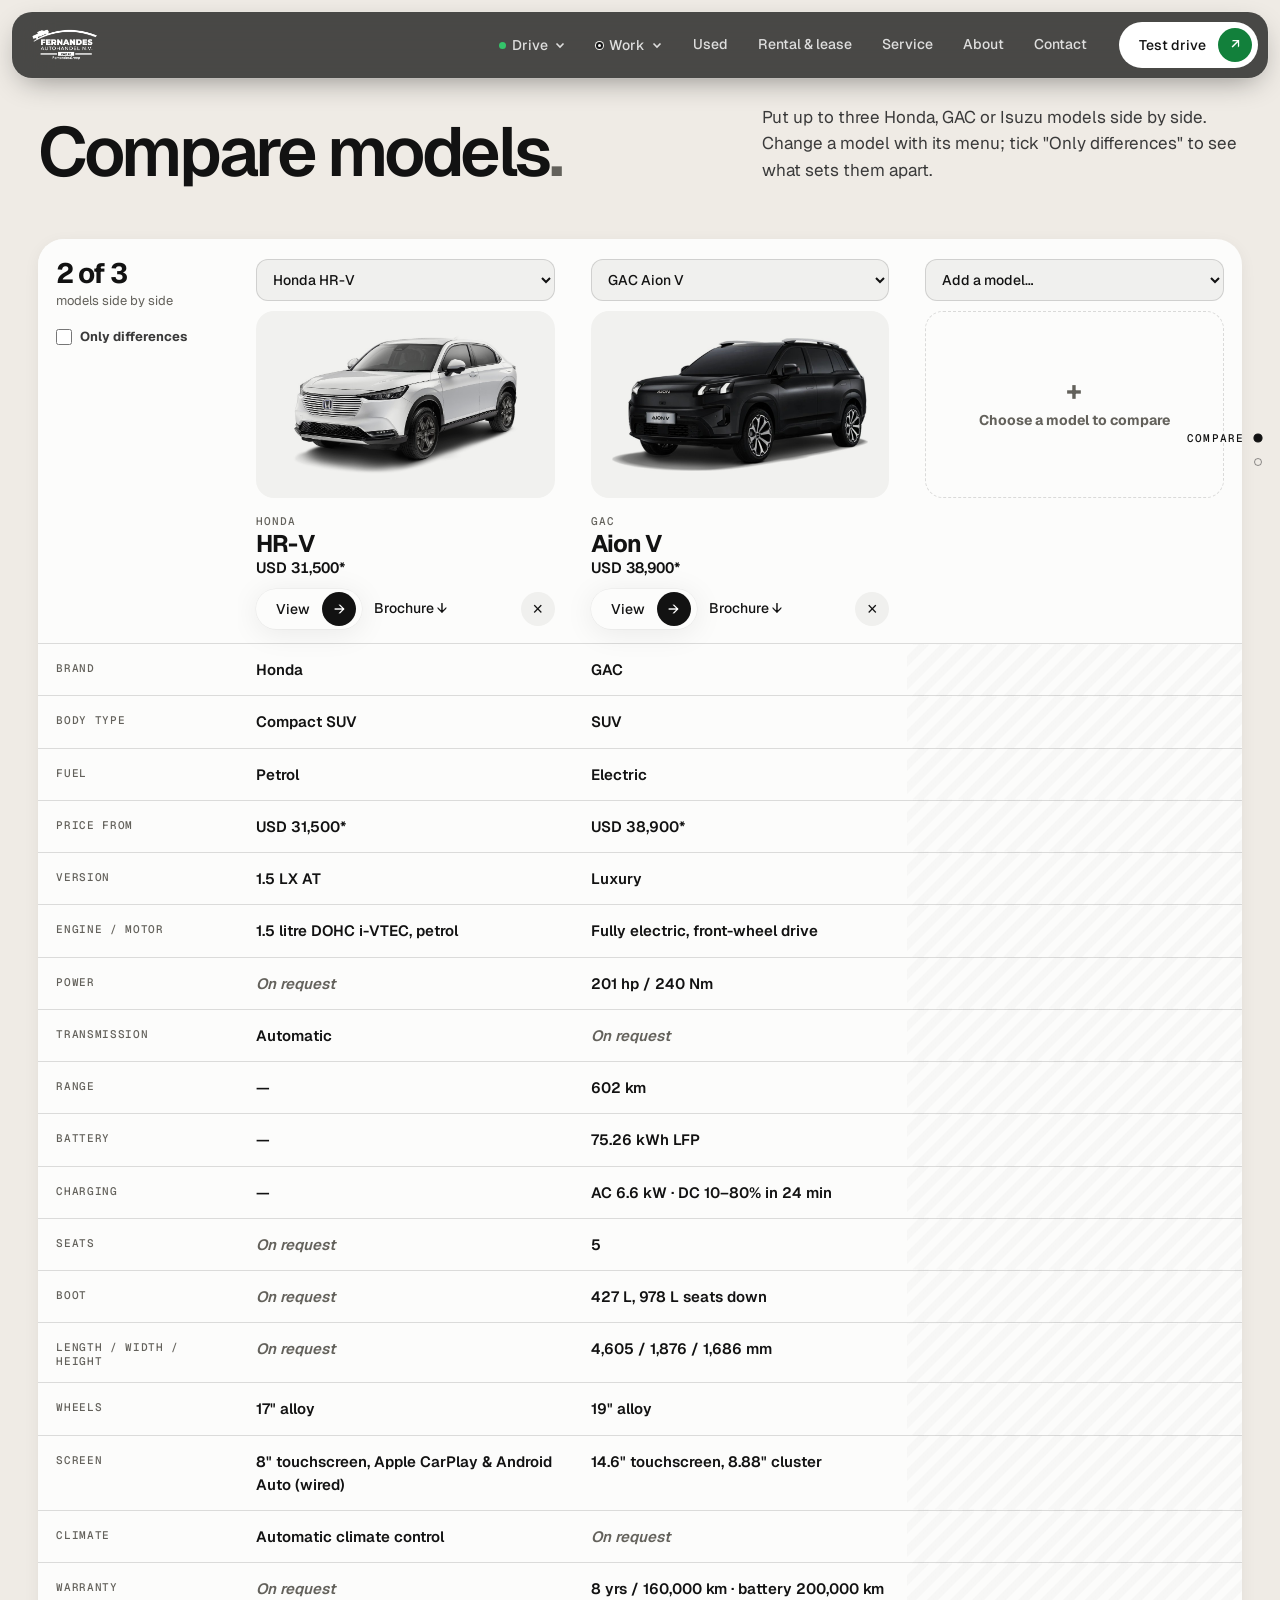
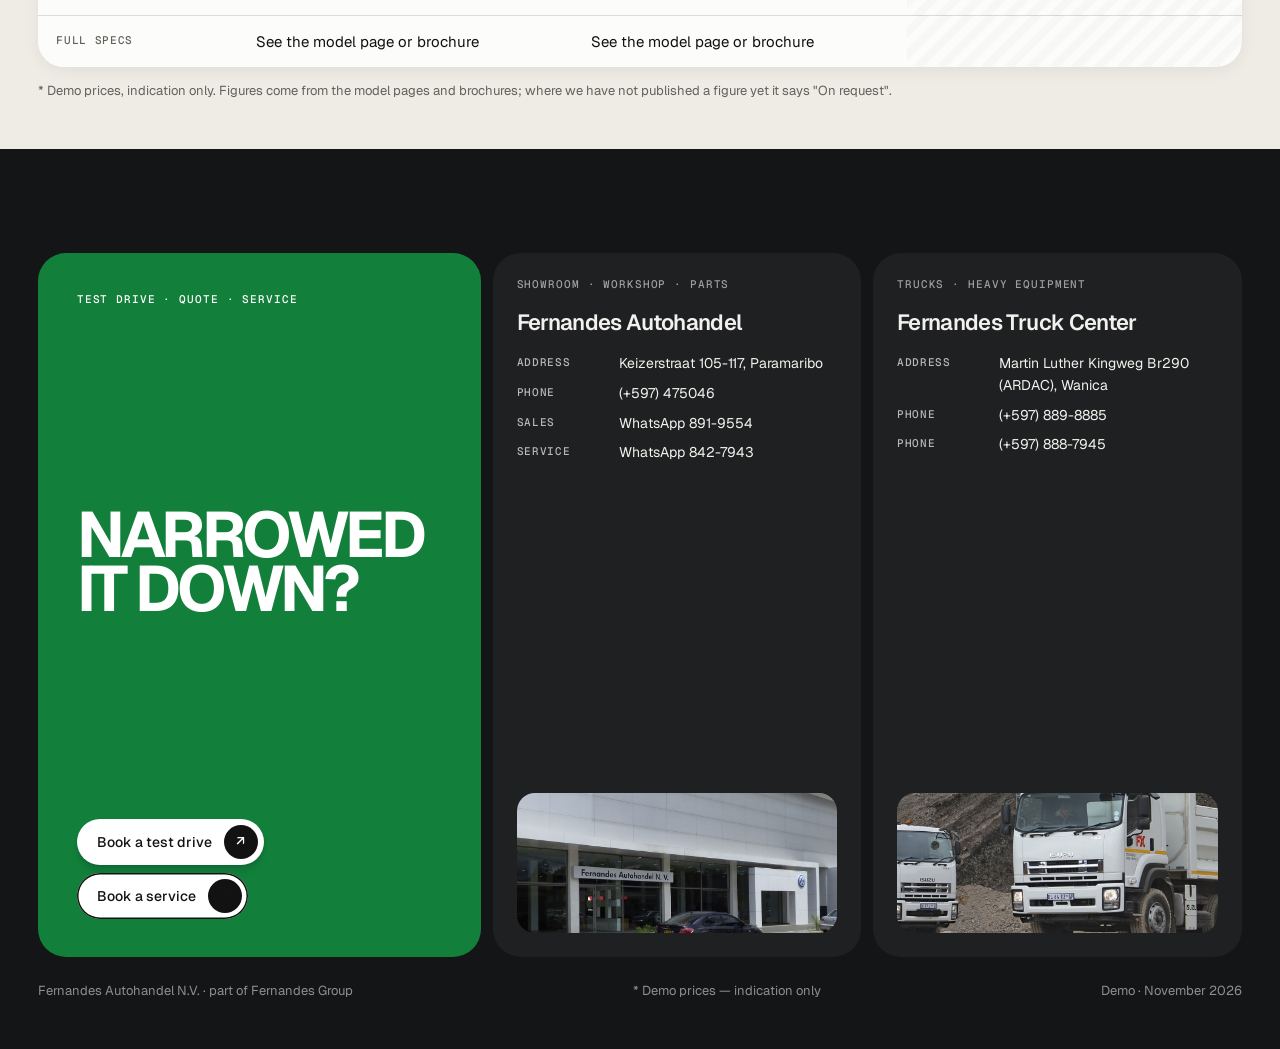
<file: compare.html>
<!doctype html>
<html lang="en">
<head>
<meta charset="utf-8">
<meta name="viewport" content="width=device-width, initial-scale=1">
<title>Compare models — Fernandes Autohandel</title>
<meta name="description" content="Compare Honda, GAC and Isuzu models side by side at Fernandes Autohandel: price, fuel, engine, range, seats and more.">
<link rel="preconnect" href="https://fonts.googleapis.com">
<link rel="preconnect" href="https://fonts.gstatic.com" crossorigin>
<link href="https://fonts.googleapis.com/css2?family=Geist:wght@400;500;600;700&family=Geist+Mono:wght@500&display=swap" rel="stylesheet">
<link rel="stylesheet" href="assets/css/f-base.css?v=7">
<link rel="stylesheet" href="assets/css/f-nav.css?v=11">
<link rel="stylesheet" href="assets/css/f-model.css?v=7">
<link rel="stylesheet" href="assets/css/f-pages.css?v=1">
<link rel="stylesheet" href="assets/css/f-catalog.css?v=1">
<link rel="stylesheet" href="assets/css/f-compact.css?v=2">
<style>:root { --stone: #efebe5; --paint: var(--accent); --paint-ink: #fff; }</style>
</head>
<body data-on="light" data-home="index.html" data-img="assets/img/">

<header class="nav">
  <a class="nav__logo" href="index.html"><img src="assets/img/brand/fernandes-logo-white.png" alt="Fernandes Autohandel N.V."></a>
  <nav class="nav__links" id="nav">
    <button class="nav__item" type="button" data-menu="drive" aria-expanded="false" aria-controls="mega-drive"><i></i>Drive<svg viewBox="0 0 12 12" fill="none" stroke="currentColor" stroke-width="1.6"><path d="M2.5 4.5 6 8l3.5-3.5"/></svg></button>
    <button class="nav__item" type="button" data-menu="work" aria-expanded="false" aria-controls="mega-work"><i></i>Work<svg viewBox="0 0 12 12" fill="none" stroke="currentColor" stroke-width="1.6"><path d="M2.5 4.5 6 8l3.5-3.5"/></svg></button>
    <a href="used.html">Used</a>
    <a href="rental-lease.html">Rental &amp; lease</a>
    <a href="service.html">Service</a>
    <a href="about.html">About</a>
    <a href="#contact">Contact</a>
  </nav>
  <a class="btn" href="#contact">Test drive <i>↗</i></a>
  <button class="btn menu-btn" data-menu-toggle aria-expanded="false" aria-controls="nav">Menu <i>≡</i></button>
</header>
<div class="mega" id="mega-drive" data-mega="drive" role="region" aria-label="Drive models"></div>
<div class="mega" id="mega-work" data-mega="work" role="region" aria-label="Work models"></div>
<nav class="dots" aria-label="Sections"></nav>

<section class="block cmp-page" id="top" data-block="Compare">
  <div class="block__head" data-reveal>
    <h2 class="block__title block__title--sm">Compare models<span>.</span></h2>
    <p class="block__lede">Put up to three Honda, GAC or Isuzu models side by side. Change a model with its menu; tick "Only differences" to see what sets them apart.</p>
  </div>
  <div class="cmp" id="cmp"></div>
  <p class="cmp-legal">* Demo prices, indication only. Figures come from the model pages and brochures; where we have not published a figure yet it says "On request".</p>
</section>

<section class="block block--dark" id="contact" data-block="Contact">
  <div class="contact" data-reveal>
    <div class="contact__cta">
      <span class="mono">Test drive · Quote · Service</span>
      <h3>Narrowed it down?</h3>
      <div style="display:flex;gap:8px;flex-wrap:wrap"><a class="btn" href="https://wa.me/5978919554?text=Hello%2C%20I%20would%20like%20to%20book%20a%20test%20drive.">Book a test drive <i>↗</i></a><a class="btn btn--ghost" href="service.html#book">Book a service <i><b>→</b></i></a></div>
    </div>
    <div class="loc">
      <span class="mono" style="opacity:.6">Showroom · Workshop · Parts</span>
      <h4>Fernandes Autohandel</h4>
      <dl><dt>Address</dt><dd>Keizerstraat 105-117, Paramaribo</dd><dt>Phone</dt><dd>(+597) 475046</dd><dt>Sales</dt><dd>WhatsApp 891-9554</dd><dt>Service</dt><dd>WhatsApp 842-7943</dd></dl>
      <div class="loc__img"><img src="assets/img/fernandes/autoh-nwbouw-170714-fz70-011a_stagesmall.jpg" alt=""></div>
    </div>
    <div class="loc">
      <span class="mono" style="opacity:.6">Trucks · Heavy equipment</span>
      <h4>Fernandes Truck Center</h4>
      <dl><dt>Address</dt><dd>Martin Luther Kingweg Br290 (ARDAC), Wanica</dd><dt>Phone</dt><dd>(+597) 889-8885</dd><dt>Phone</dt><dd>(+597) 888-7945</dd></dl>
      <div class="loc__img"><img src="assets/img/trucks/f-series.jpg" alt="" style="object-position:70% center"></div>
    </div>
  </div>
  <div class="legal"><span>Fernandes Autohandel N.V. · part of Fernandes Group</span><span>* Demo prices — indication only</span><span>Demo · November 2026</span></div>
</section>

<script src="assets/data/models.js?v=9"></script>
<script src="assets/data/specs.js?v=1"></script>
<script src="assets/js/f-base.js?v=7"></script>
<script src="assets/js/f-nav.js?v=11"></script>
<script src="assets/js/f-catalog.js?v=1"></script>
</body>
</html>
</file>
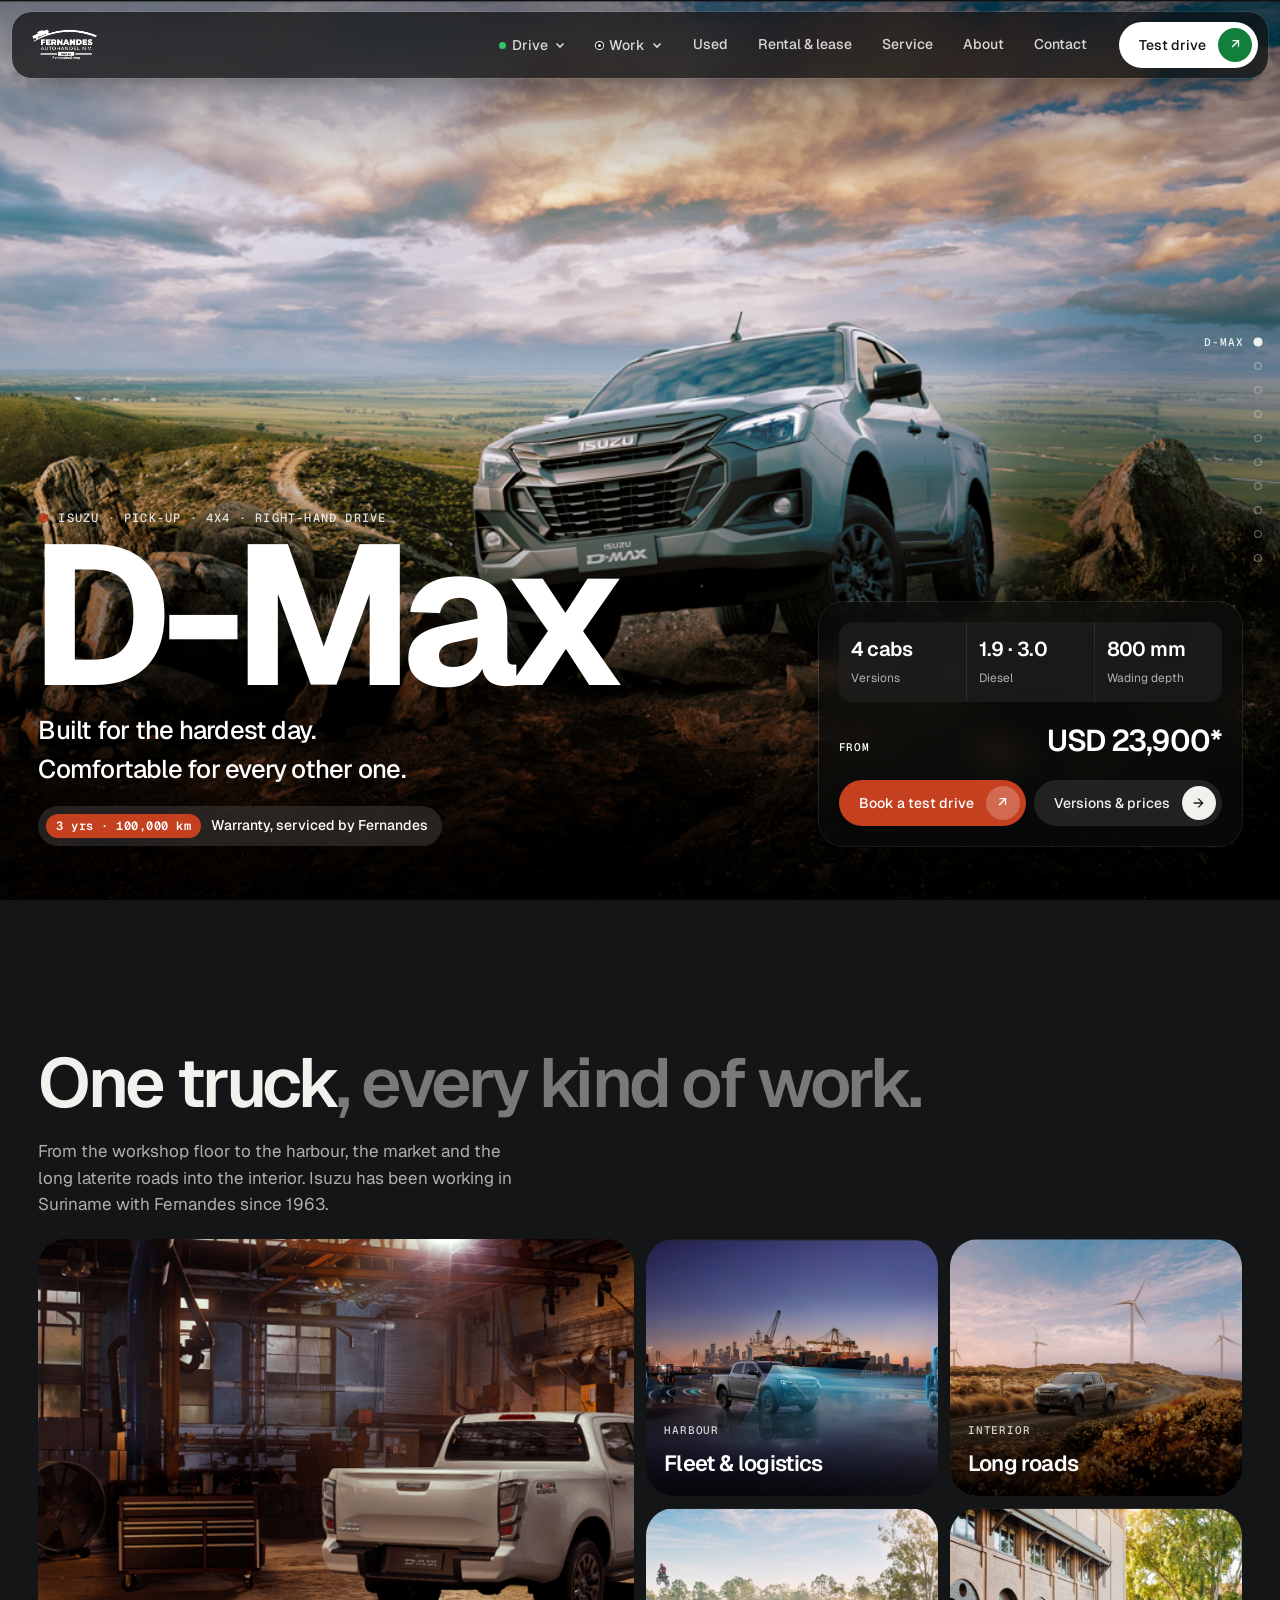
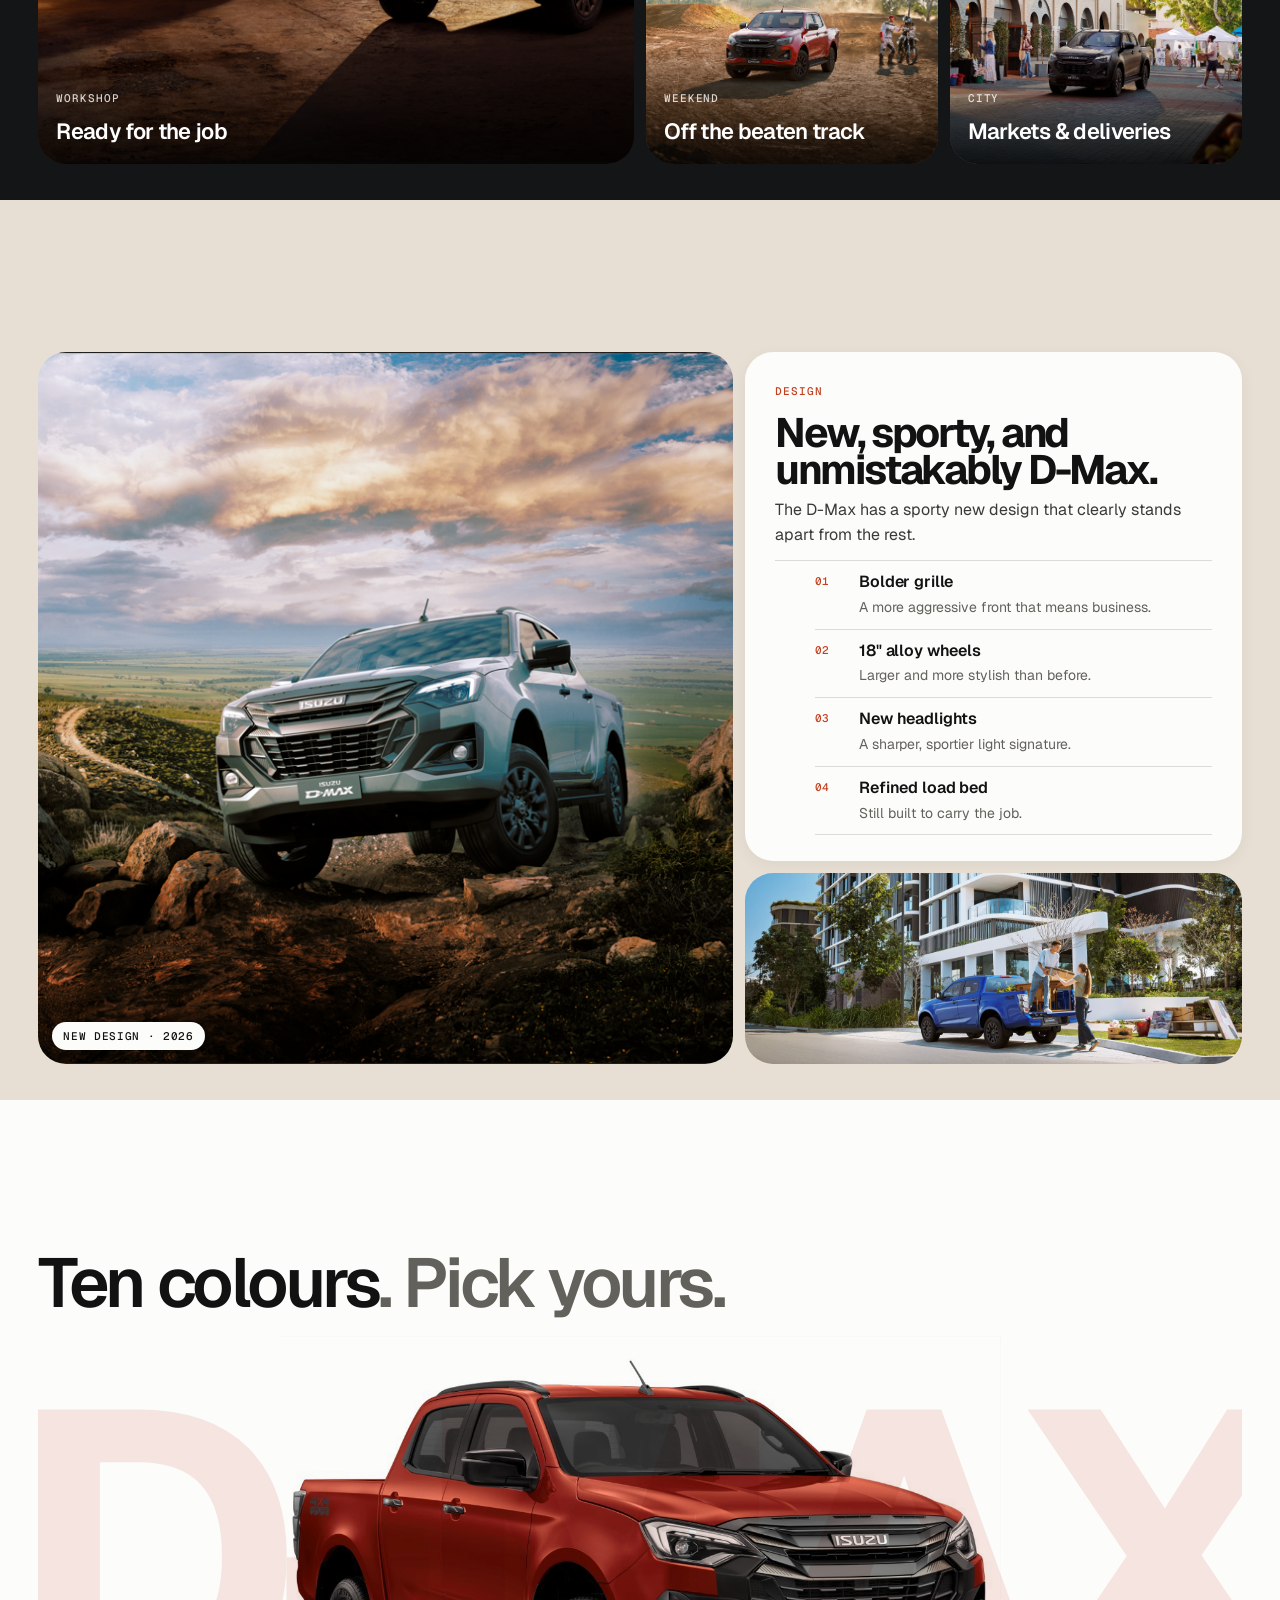
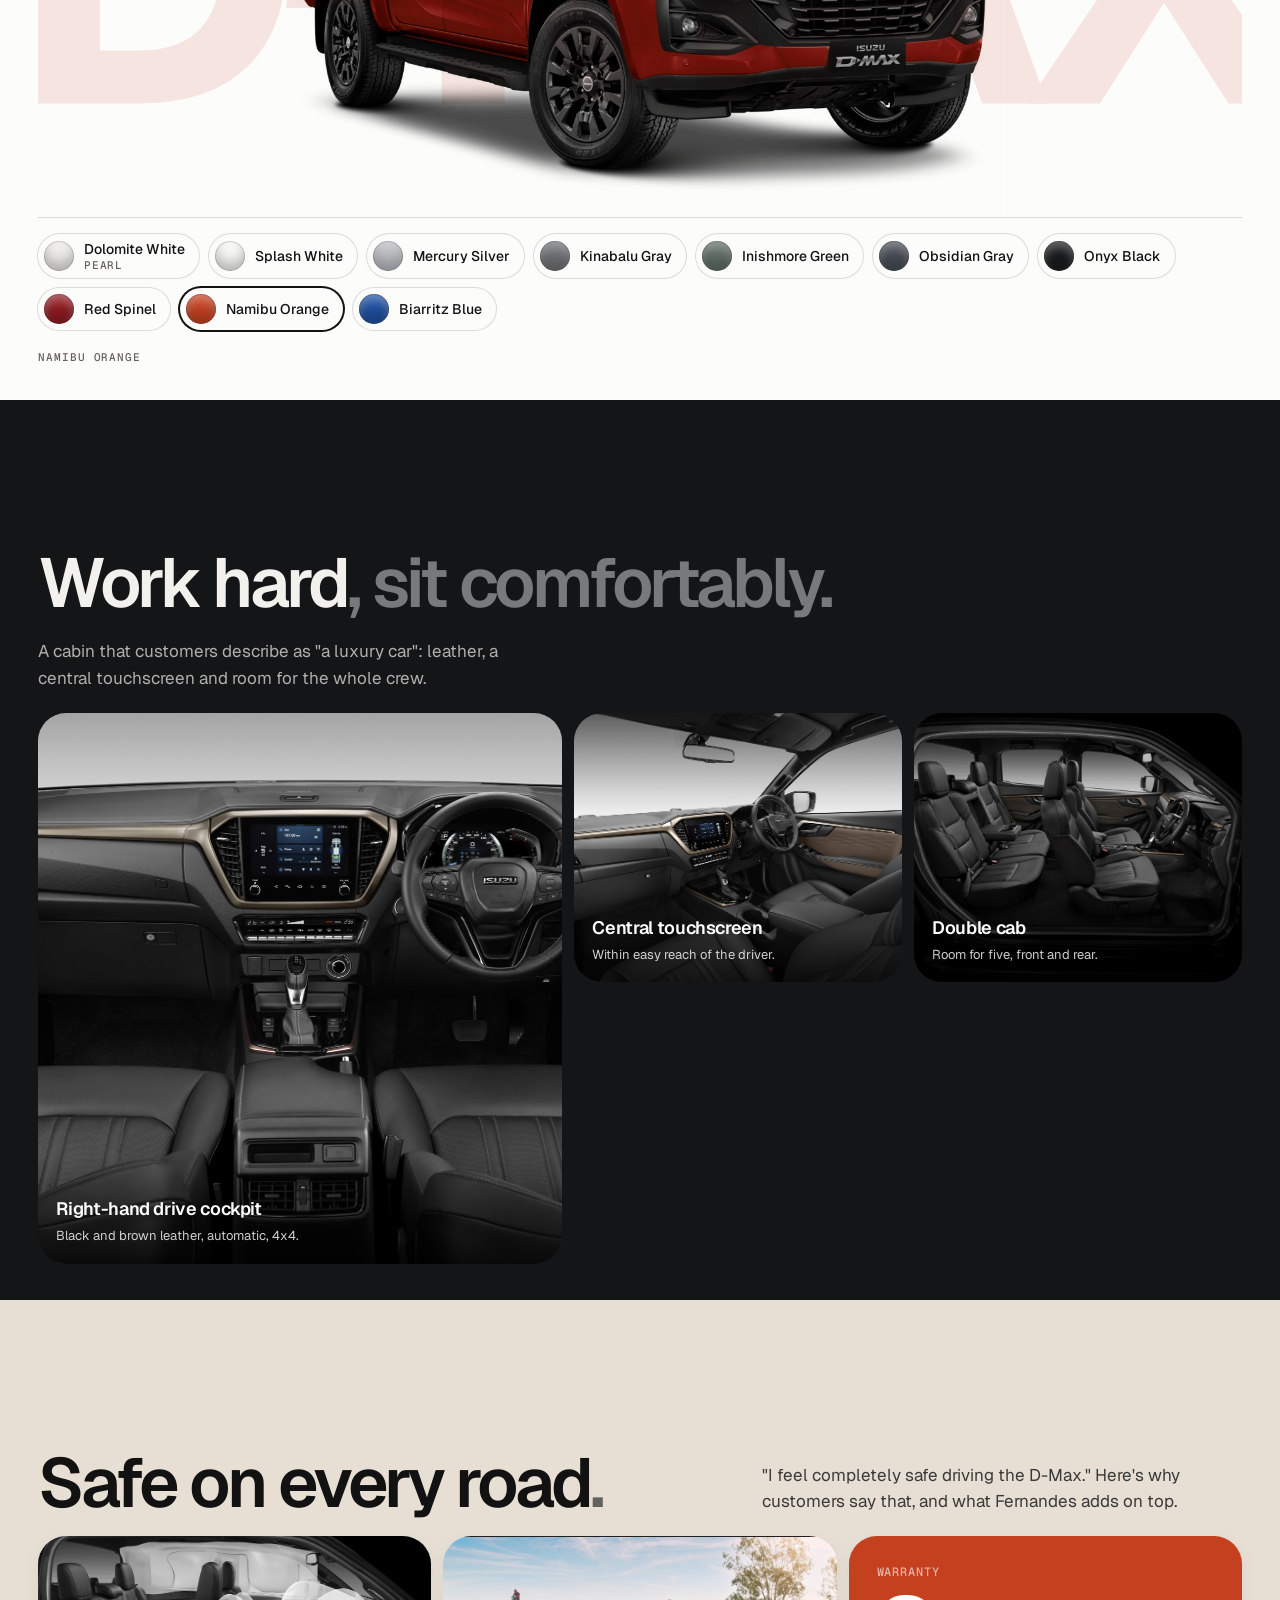
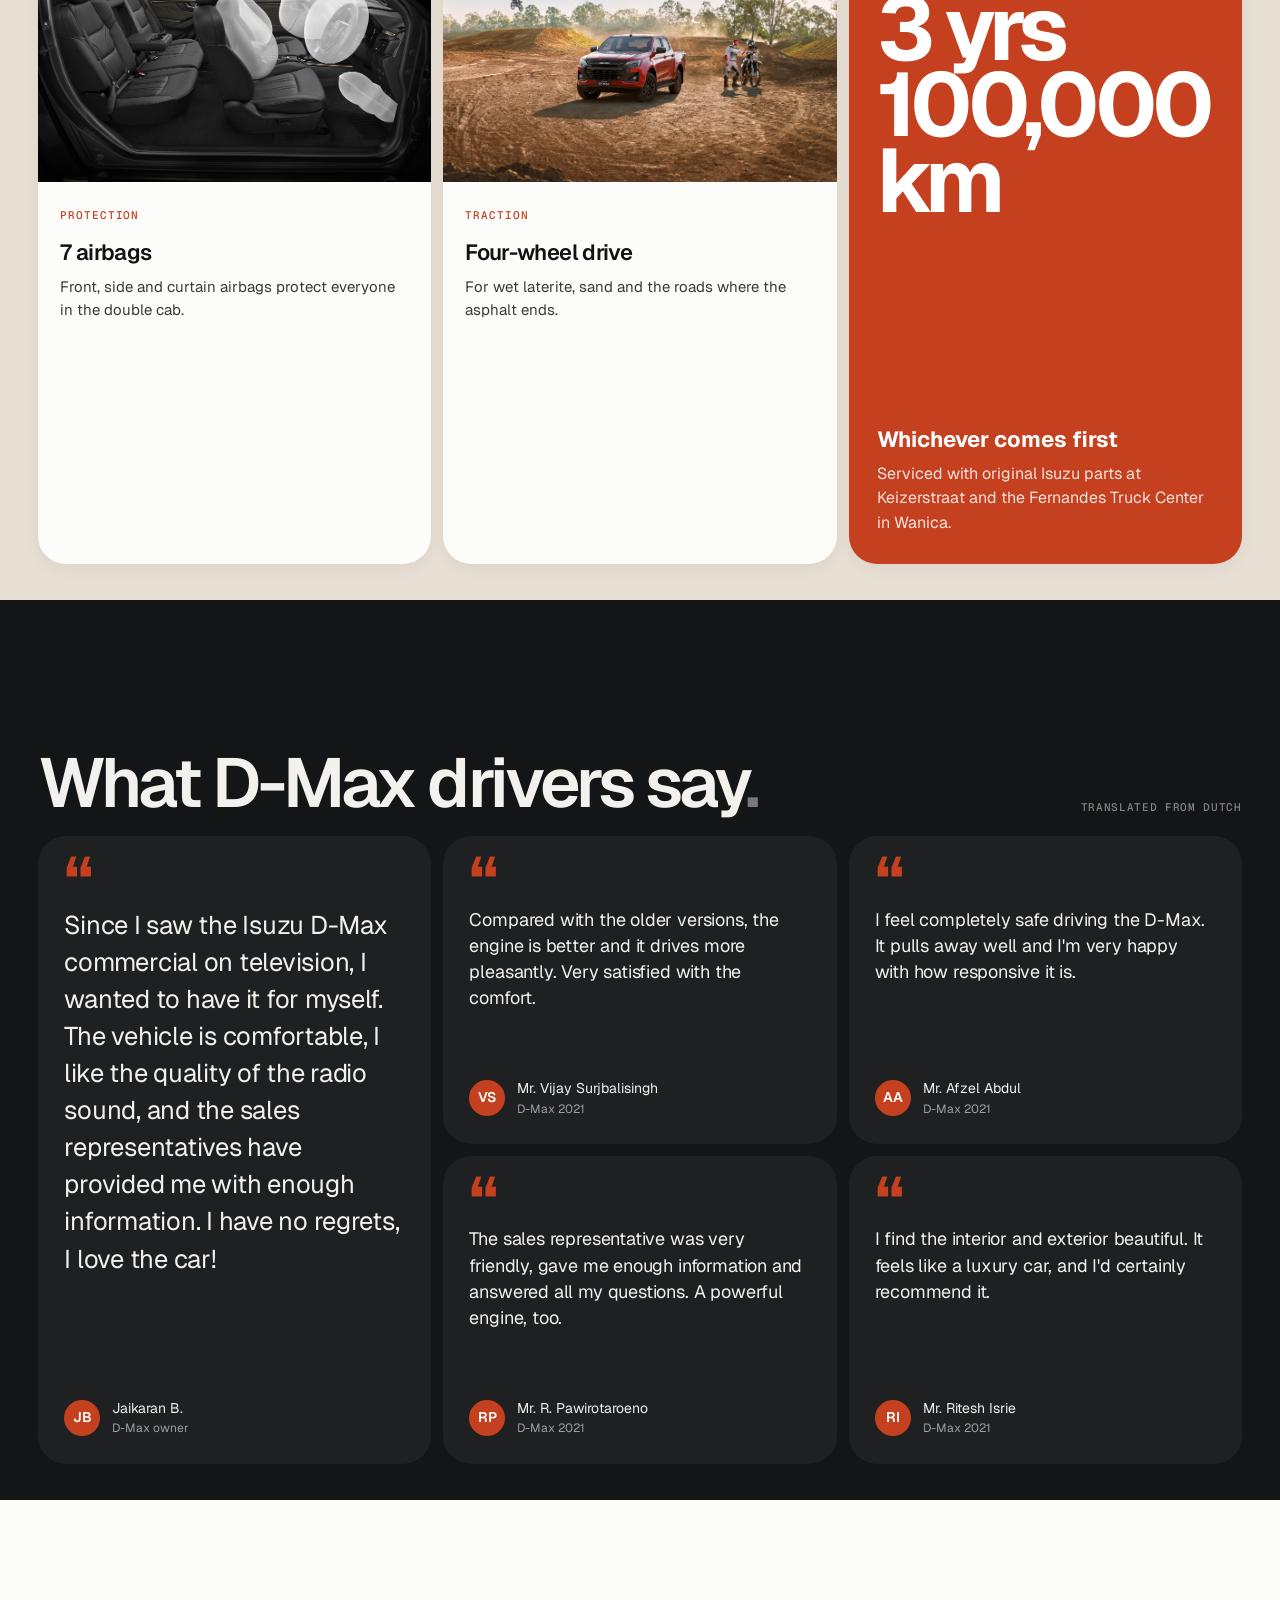
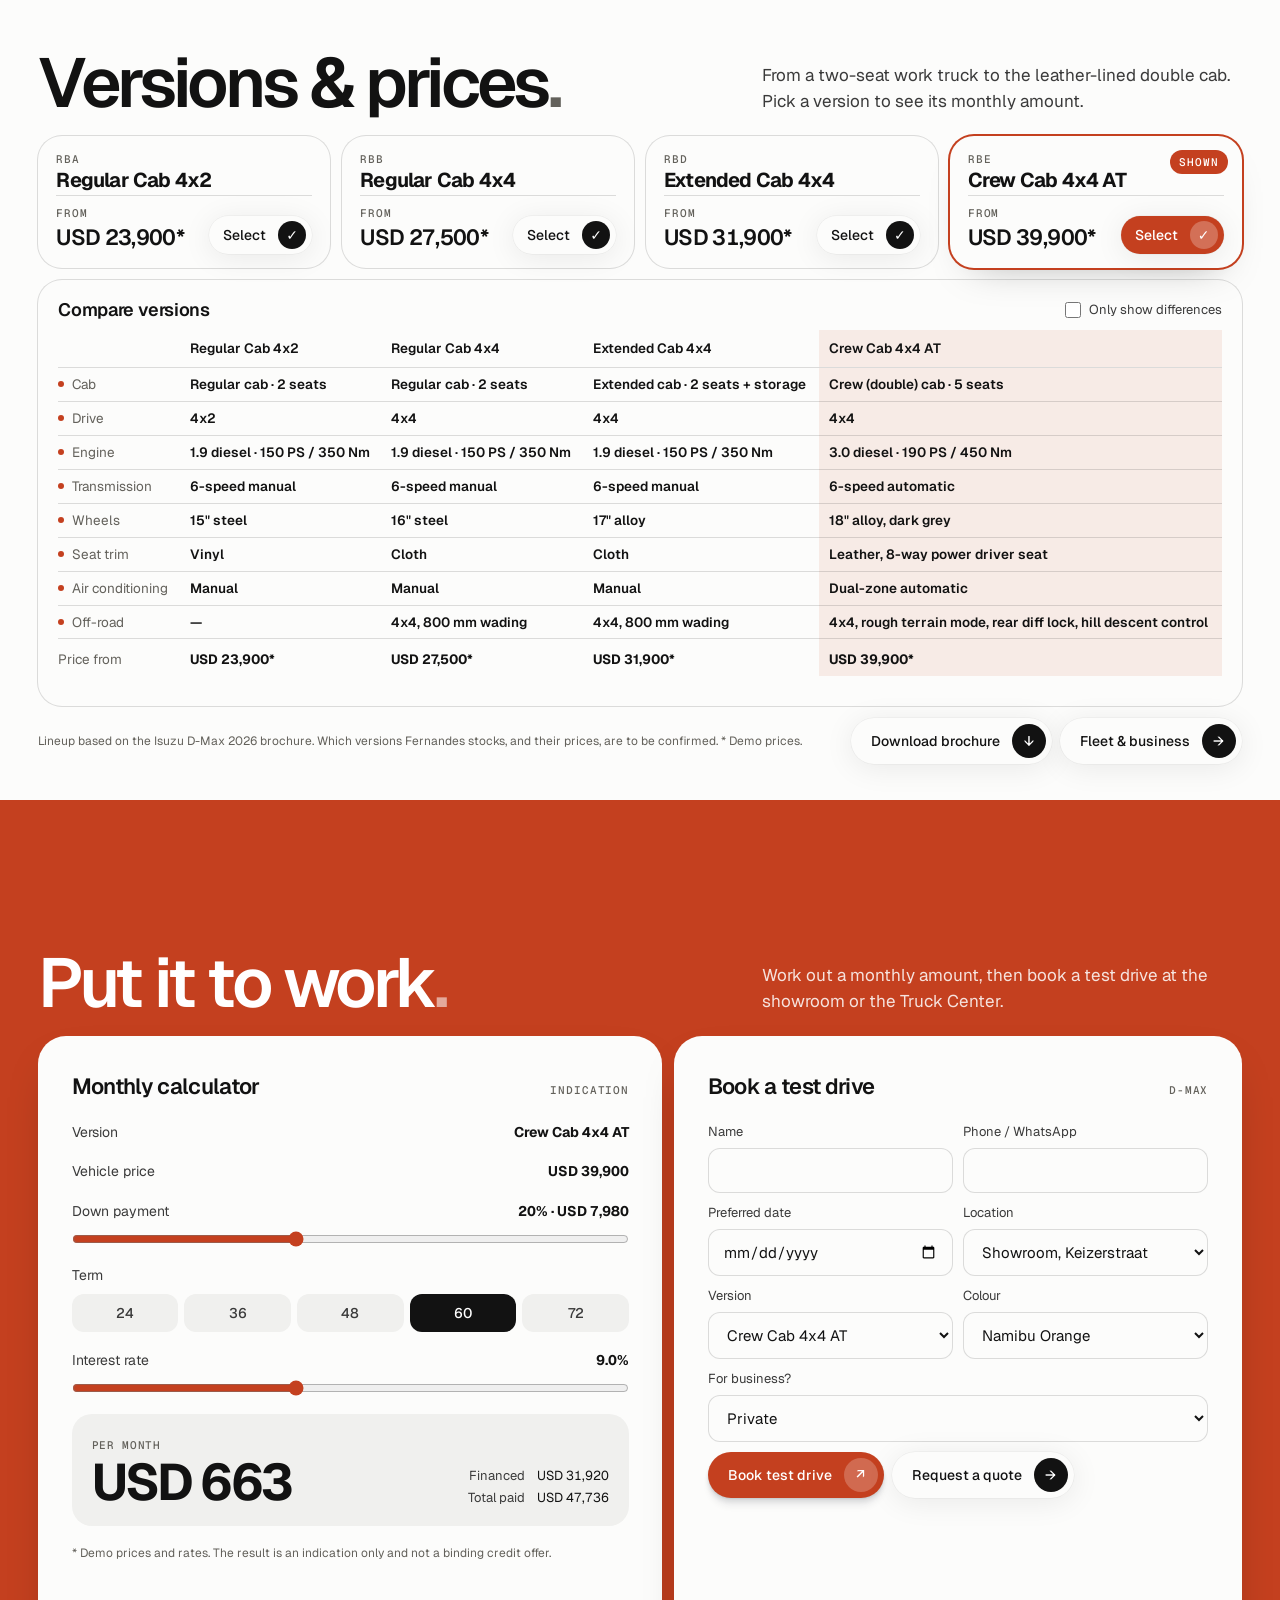
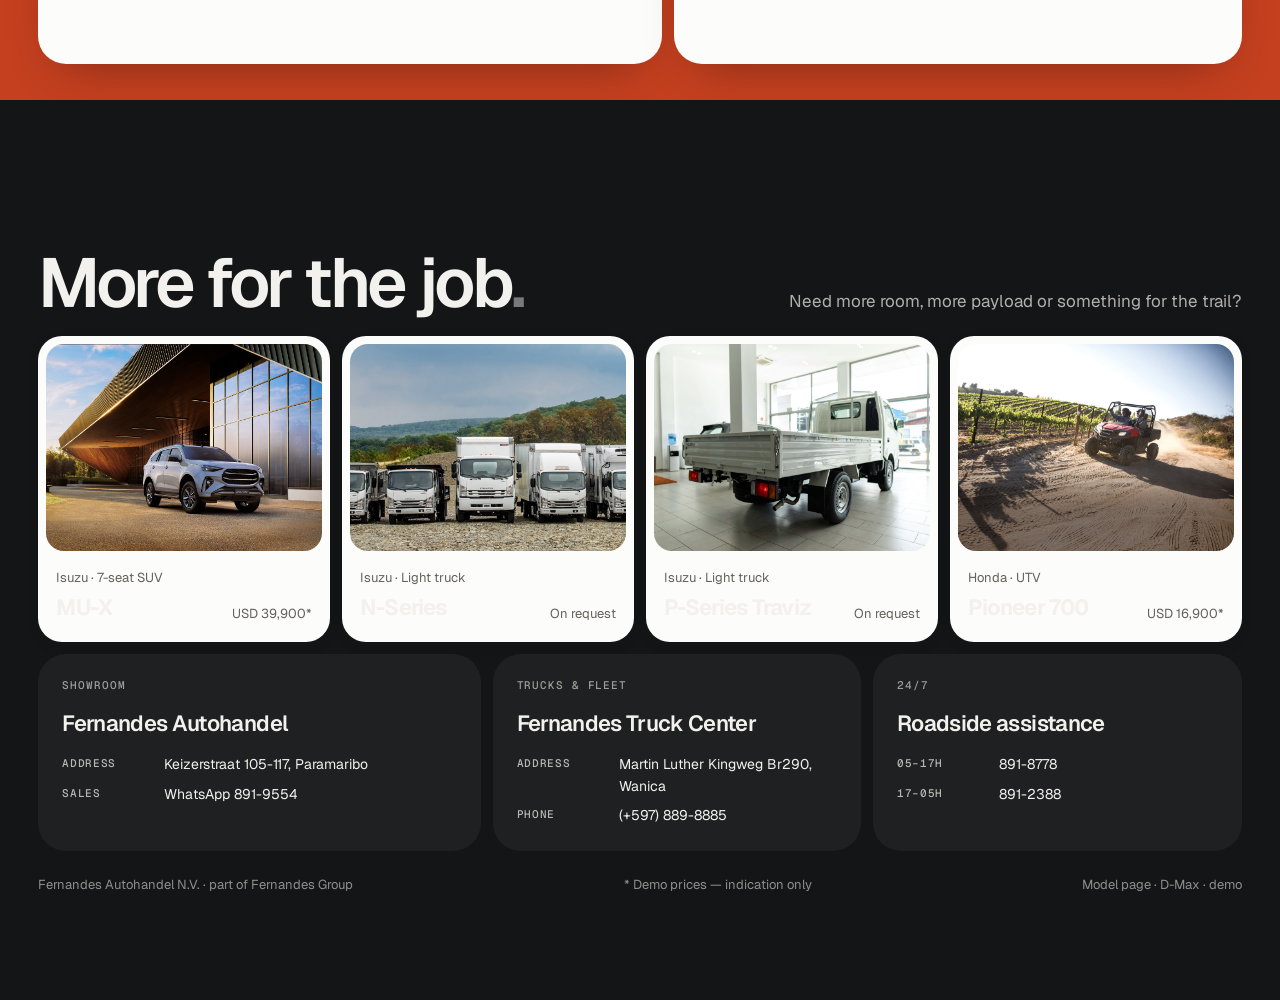
<file: d-max.html>
<!doctype html>
<html lang="en">
<head>
<meta charset="utf-8">
<meta name="viewport" content="width=device-width, initial-scale=1">
<title>Isuzu D-Max — Fernandes Autohandel</title>
<meta name="description" content="Isuzu D-Max at Fernandes Autohandel, Isuzu partner since 1963. Ten colours, right-hand drive, 3-year / 100,000 km warranty, monthly calculator and test drive.">
<link rel="preconnect" href="https://fonts.googleapis.com">
<link rel="preconnect" href="https://fonts.gstatic.com" crossorigin>
<link href="https://fonts.googleapis.com/css2?family=Geist:wght@400;500;600;700&family=Geist+Mono:wght@500&display=swap" rel="stylesheet">
<link rel="stylesheet" href="assets/css/ytbg.css?v=4">
<link rel="stylesheet" href="assets/css/f-base.css?v=4">
<link rel="stylesheet" href="assets/css/f-nav.css?v=11">
<link rel="stylesheet" href="assets/css/f-model.css?v=4">
<link rel="stylesheet" href="assets/css/f-compact.css?v=1">
<style>
  /* D-Max's own look: a Work model. Dark graphite, laterite-dust sand, accent follows the paint */
  :root { --stone: #e7dfd3; --paint: #c4401f; --paint-ink: #fff; --h1: clamp(100px, 15.5vw, 250px); --h1m: 25vw; }
  body { background: var(--work); }
  .m-hero h1 { letter-spacing: -.06em; }
  .warranty { display: inline-flex; align-items: center; gap: 10px; padding: 8px 14px 8px 8px; border-radius: 999px; background: rgba(255,255,255,.12); backdrop-filter: blur(10px); -webkit-backdrop-filter: blur(10px); font-size: 14px; font-weight: 500; margin-top: 16px; }
  .warranty b { padding: 4px 10px; border-radius: 999px; background: var(--paint); color: var(--paint-ink); font: 600 12px var(--mono); letter-spacing: .04em; transition: background .6s; }
  .big-fact { font-size: clamp(64px, 7vw, 112px); font-weight: 700; letter-spacing: -.06em; line-height: .85; }
  .big-fact small { display: block; font: 500 12px var(--mono); letter-spacing: .08em; text-transform: uppercase; opacity: .6; margin-bottom: 10px; }
  .src { font: 500 11px var(--mono); letter-spacing: .06em; text-transform: uppercase; opacity: .5; }
</style>
</head>
<body class="page-model" data-on="dark" data-home="index.html" data-img="assets/img/">

<header class="nav">
  <a class="nav__logo" href="index.html"><img src="assets/img/brand/fernandes-logo-white.png" alt="Fernandes Autohandel N.V."></a>
  <nav class="nav__links" id="nav">
    <button class="nav__item" type="button" data-menu="drive" aria-expanded="false" aria-controls="mega-drive"><i></i>Drive<svg viewBox="0 0 12 12" fill="none" stroke="currentColor" stroke-width="1.6"><path d="M2.5 4.5 6 8l3.5-3.5"/></svg></button>
    <button class="nav__item" type="button" data-menu="work" aria-expanded="false" aria-controls="mega-work"><i></i>Work<svg viewBox="0 0 12 12" fill="none" stroke="currentColor" stroke-width="1.6"><path d="M2.5 4.5 6 8l3.5-3.5"/></svg></button>
    <a href="used.html">Used</a>
    <a href="rental-lease.html">Rental &amp; lease</a>
    <a href="service.html">Service</a>
    <a href="about.html">About</a>
    <a href="index.html#contact">Contact</a>
  </nav>
  <a class="btn" href="#price">Test drive <i>↗</i></a>
  <button class="btn menu-btn" data-menu-toggle aria-expanded="false" aria-controls="nav">Menu <i>≡</i></button>
</header>
<div class="mega" id="mega-drive" data-mega="drive" role="region" aria-label="Drive models"></div>
<div class="mega" id="mega-work" data-mega="work" role="region" aria-label="Work models"></div>

<nav class="mbar" aria-label="D-Max sections">
  <span class="mbar__name"><span class="paint-dot"></span>Isuzu D-Max</span>
  <div class="mbar__links">
    <a href="#jobs">Every job</a>
    <a href="#design">Design</a>
    <a href="#colours">Colours</a>
    <a href="#interior">Interior</a>
    <a href="#safety">Safety</a>
    <a href="#reviews">Reviews</a>
    <a href="#versions-block">Versions</a>
    <a href="#price">Price</a>
  </div>
  <span class="mbar__price">from USD 23,900*</span>
  <a class="btn btn--paint" href="#price">Test drive <i>↗</i></a>
</nav>
<nav class="dots" aria-label="Sections"></nav>

<!-- 1 · Hero -->
<section class="block block--dark m-hero" id="overview" data-block="D-Max">
  <div class="ytbg" data-yt="9rURg5ZV7gk" data-yt-mode="auto" data-yt-title="Isuzu D-Max"><img class="ytbg__poster" src="assets/img/isuzu/d-max/hero.png" alt="Isuzu D-Max on a rocky hill" style="object-position:62% center"></div>
  <div class="m-hero__inner">
    <div>
      <span class="m-hero__kicker"><span class="paint-dot"></span>Isuzu · Pick-up · 4x4 · Right-hand drive</span>
      <h1>D-Max</h1>
      <p class="m-hero__tag">Built for the hardest day. Comfortable for every other one.</p>
      <span class="warranty"><b>3 yrs · 100,000 km</b>Warranty, serviced by Fernandes</span>
    </div>
    <div class="m-hero__side">
      <div class="m-hero__facts">
        <div><b>4 cabs</b><span>Versions</span></div>
        <div><b>1.9 · 3.0</b><span>Diesel</span></div>
        <div><b>800 mm</b><span>Wading depth</span></div>
      </div>
      <div class="m-hero__price"><span class="mono">From</span><b>USD 23,900*</b></div>
      <div class="m-hero__ctas"><a class="btn btn--paint" href="#price">Book a test drive <i>↗</i></a><a class="btn btn--light" href="#versions-block">Versions &amp; prices <i>→</i></a></div>
    </div>
  </div>
</section>

<!-- 2 · Every job -->
<section class="block block--dark" id="jobs" data-block="Every job">
  <div class="block__head" data-reveal>
    <h2 class="block__title block__title--sm">One truck<span>, every kind of work.</span></h2>
    <p class="block__lede">From the workshop floor to the harbour, the market and the long laterite roads into the interior. Isuzu has been working in Suriname with Fernandes since 1963.</p>
  </div>
  <div class="jobs" data-reveal>
    <figure class="job"><img src="assets/img/isuzu/d-max/s-03-30-150500.png" alt="D-Max in a workshop"><figcaption><i>Workshop</i><b>Ready for the job</b></figcaption></figure>
    <figure class="job"><img src="assets/img/isuzu/d-max/s-03-31-091703.png" alt="D-Max at a port at dusk"><figcaption><i>Harbour</i><b>Fleet &amp; logistics</b></figcaption></figure>
    <figure class="job"><img src="assets/img/isuzu/d-max/s-03-31-092904.png" alt="D-Max on a long dirt road" style="object-position:60% center"><figcaption><i>Interior</i><b>Long roads</b></figcaption></figure>
    <figure class="job"><img src="assets/img/isuzu/d-max/s-03-30-151005.png" alt="D-Max on a dirt track"><figcaption><i>Weekend</i><b>Off the beaten track</b></figcaption></figure>
    <figure class="job"><img src="assets/img/isuzu/d-max/s-03-31-093825.png" alt="D-Max at a street market"><figcaption><i>City</i><b>Markets &amp; deliveries</b></figcaption></figure>
  </div>
</section>

<!-- 3 · Design -->
<section class="block block--stone" id="design" data-block="Design">
  <div class="story">
    <div class="story__media" data-reveal><img src="assets/img/isuzu/d-max/s-03-30-152129.png" alt="D-Max front view on a hill" style="object-position:62% center"><span class="cap">New design · 2026</span></div>
    <div class="story__text">
      <div class="story__card" data-reveal>
        <span class="mono" style="color:var(--paint)">Design</span>
        <h2 style="margin-top:12px">New, sporty, and unmistakably D-Max.</h2>
        <p>The D-Max has a sporty new design that clearly stands apart from the rest.</p>
        <ul class="feat">
          <li><i>01</i><div><b>Bolder grille</b><span>A more aggressive front that means business.</span></div></li>
          <li><i>02</i><div><b>18" alloy wheels</b><span>Larger and more stylish than before.</span></div></li>
          <li><i>03</i><div><b>New headlights</b><span>A sharper, sportier light signature.</span></div></li>
          <li><i>04</i><div><b>Refined load bed</b><span>Still built to carry the job.</span></div></li>
        </ul>
      </div>
      <div class="story__img" data-reveal><img src="assets/img/isuzu/d-max/s-03-31-093925.png" alt="D-Max loaded for a delivery in the city" style="object-position:30% center"></div>
    </div>
  </div>
</section>

<!-- 4 · Colours -->
<section class="block block--white" id="colours" data-block="Colours">
  <div class="block__head" data-reveal>
    <h2 class="block__title block__title--sm">Ten colours<span>. Pick yours.</span></h2>
    <div class="seg" role="group" aria-label="View"><button class="on" data-view="front">Front</button><button data-view="rear">Rear</button></div>
  </div>
  <div class="conf" data-reveal>
    <div class="conf__stage">
      <div class="conf__ghost" aria-hidden="true">D-MAX</div>
      <div class="conf__car" id="car"></div>
    </div>
    <div class="conf__bar">
      <div class="swatches" id="swatches"></div>
      <span class="mono muted" id="colour-note"></span>
    </div>
  </div>
</section>

<!-- 5 · Interior -->
<section class="block block--dark" id="interior" data-block="Interior">
  <div class="block__head" data-reveal>
    <h2 class="block__title block__title--sm">Work hard<span>, sit comfortably.</span></h2>
    <p class="block__lede">A cabin that customers describe as "a luxury car": leather, a central touchscreen and room for the whole crew.</p>
  </div>
  <div class="gal" data-reveal>
    <figure><img src="assets/img/isuzu/d-max/interior-dashboard_gexp-rhd_rbe_leather_4x4_at_black-brown.jpg" alt="D-Max dashboard, right-hand drive"><figcaption><b>Right-hand drive cockpit</b><span>Black and brown leather, automatic, 4x4.</span></figcaption></figure>
    <figure><img src="assets/img/isuzu/d-max/interior-dashboard_45_gexp-rhd_rbe_leather_4x4_at.jpg" alt="D-Max dashboard from the passenger side"><figcaption><b>Central touchscreen</b><span>Within easy reach of the driver.</span></figcaption></figure>
    <figure><img src="assets/img/isuzu/d-max/interior-side-view-leather-brown.png" alt="D-Max double cab seats"><figcaption><b>Double cab</b><span>Room for five, front and rear.</span></figcaption></figure>
  </div>
</section>

<!-- 6 · Safety & warranty -->
<section class="block block--stone" id="safety" data-block="Safety">
  <div class="block__head" data-reveal>
    <h2 class="block__title block__title--sm">Safe on every road<span>.</span></h2>
    <p class="block__lede">"I feel completely safe driving the D-Max." Here's why customers say that, and what Fernandes adds on top.</p>
  </div>
  <div class="cards3" data-reveal>
    <article class="c3"><div class="c3__img"><img src="assets/img/isuzu/d-max/interior-side-view_gexp-rhd_rbe_leather-brown_at_7-airbags.jpg" alt="D-Max cabin showing seven airbags"></div><div class="c3__body"><i>Protection</i><h4>7 airbags</h4><p>Front, side and curtain airbags protect everyone in the double cab.</p></div></article>
    <article class="c3"><div class="c3__img"><img src="assets/img/isuzu/d-max/s-03-30-151005.png" alt="D-Max on a dirt track"></div><div class="c3__body"><i>Traction</i><h4>Four-wheel drive</h4><p>For wet laterite, sand and the roads where the asphalt ends.</p></div></article>
    <article class="c3 tile--paint" style="justify-content:space-between;padding:28px"><div class="big-fact"><small>Warranty</small>3 yrs<br>100,000 km</div><div><h4 style="font-size:22px;margin:0 0 6px">Whichever comes first</h4><p style="opacity:.85">Serviced with original Isuzu parts at Keizerstraat and the Fernandes Truck Center in Wanica.</p></div></article>
  </div>
</section>

<!-- 7 · Reviews -->
<section class="block block--dark" id="reviews" data-block="Reviews">
  <div class="block__head" data-reveal>
    <h2 class="block__title block__title--sm">What D-Max drivers say<span>.</span></h2>
    <p class="src">Translated from Dutch</p>
  </div>
  <div class="quotes" data-reveal>
    <figure class="quote quote--big"><blockquote>Since I saw the Isuzu D-Max commercial on television, I wanted to have it for myself. The vehicle is comfortable, I like the quality of the radio sound, and the sales representatives have provided me with enough information. I have no regrets, I love the car!</blockquote><figcaption><i>JB</i><div>Jaikaran B.<span>D-Max owner</span></div></figcaption></figure>
    <figure class="quote"><blockquote>Compared with the older versions, the engine is better and it drives more pleasantly. Very satisfied with the comfort.</blockquote><figcaption><i>VS</i><div>Mr. Vijay Surjbalisingh<span>D-Max 2021</span></div></figcaption></figure>
    <figure class="quote"><blockquote>I feel completely safe driving the D-Max. It pulls away well and I'm very happy with how responsive it is.</blockquote><figcaption><i>AA</i><div>Mr. Afzel Abdul<span>D-Max 2021</span></div></figcaption></figure>
    <figure class="quote"><blockquote>The sales representative was very friendly, gave me enough information and answered all my questions. A powerful engine, too.</blockquote><figcaption><i>RP</i><div>Mr. R. Pawirotaroeno<span>D-Max 2021</span></div></figcaption></figure>
    <figure class="quote"><blockquote>I find the interior and exterior beautiful. It feels like a luxury car, and I'd certainly recommend it.</blockquote><figcaption><i>RI</i><div>Mr. Ritesh Isrie<span>D-Max 2021</span></div></figcaption></figure>
  </div>
</section>

<!-- 8 · Versions & prices -->
<section class="block block--white" id="versions-block" data-block="Versions">
  <div class="block__head" data-reveal>
    <h2 class="block__title block__title--sm">Versions &amp; prices<span>.</span></h2>
    <p class="block__lede">From a two-seat work truck to the leather-lined double cab. Pick a version to see its monthly amount.</p>
  </div>
  <div id="versions" data-reveal></div>
  <div style="display:flex;justify-content:space-between;align-items:center;gap:12px;flex-wrap:wrap;margin-top:12px">
    <p class="vnote">Lineup based on the Isuzu D-Max 2026 brochure. Which versions Fernandes stocks, and their prices, are to be confirmed. * Demo prices.</p>
    <div style="display:flex;gap:8px;flex-wrap:wrap"><a class="btn btn--light" data-brochure href="#">Download brochure <i>↓</i></a><a class="btn btn--light" href="index.html#services">Fleet &amp; business <i>→</i></a></div>
  </div>
</section>

<!-- 9 · Price -->
<section class="block m-price" id="price" data-block="Price">
  <div class="block__head" data-reveal>
    <h2 class="block__title block__title--sm">Put it to work<span>.</span></h2>
    <p class="block__lede">Work out a monthly amount, then book a test drive at the showroom or the Truck Center.</p>
  </div>
  <div class="pgrid">
    <div class="panel calc" data-reveal>
      <h4>Monthly calculator <span class="mono muted">Indication</span></h4>
      <div class="calc__row"><label>Version <b id="c-version"></b></label></div>
      <div class="calc__row"><label>Vehicle price <b id="c-price"></b></label></div>
      <div class="calc__row"><label for="c-down">Down payment <b id="c-down-out"></b></label><input id="c-down" type="range" min="0" max="50" step="5" value="20"></div>
      <div class="calc__row"><label>Term</label><div class="terms" id="c-terms"><button data-m="24">24</button><button data-m="36">36</button><button data-m="48">48</button><button data-m="60" class="on">60</button><button data-m="72">72</button></div></div>
      <div class="calc__row"><label for="c-rate">Interest rate <b id="c-rate-out"></b></label><input id="c-rate" type="range" min="5" max="15" step="0.5" value="9"></div>
      <div class="calc__out">
        <div><small>Per month</small><div class="big" id="c-month"></div></div>
        <dl><dt>Financed</dt><dd id="c-fin"></dd><dt>Total paid</dt><dd id="c-total"></dd></dl>
      </div>
      <p class="disclaimer">* Demo prices and rates. The result is an indication only and not a binding credit offer.</p>
    </div>
    <div class="panel" data-reveal>
      <h4>Book a test drive <span class="mono muted">D-Max</span></h4>
      <form class="form" id="td-form" novalidate>
        <label>Name<input name="name" autocomplete="name" required></label>
        <label>Phone / WhatsApp<input name="phone" type="tel" autocomplete="tel" required></label>
        <label>Preferred date<input name="date" type="date"></label>
        <label>Location<select name="loc"><option>Showroom, Keizerstraat</option><option>Truck Center, Wanica</option><option>At my business</option></select></label>
        <label>Version<select name="version" id="td-version"></select></label>
        <label>Colour<select name="colour" id="td-colour"></select></label>
        <label class="full">For business?<select name="use"><option>Private</option><option>Business, 1 vehicle</option><option>Business, fleet (2 or more)</option></select></label>
        <div class="full" style="display:flex;gap:8px;flex-wrap:wrap"><button class="btn btn--paint" type="submit">Book test drive <i>↗</i></button><button class="btn btn--light" type="button" id="quote-btn">Request a quote <i>→</i></button></div>
        <p class="form__ok full" role="status">Thanks! In the live site this goes to the sales team, who will contact you on WhatsApp. (Demo: nothing was sent.)</p>
      </form>
    </div>
  </div>
</section>

<!-- 10 · Related + contact -->
<section class="block block--dark" id="more" data-block="More">
  <div class="block__head" data-reveal>
    <h2 class="block__title block__title--sm">More for the job<span>.</span></h2>
    <p class="block__lede">Need more room, more payload or something for the trail?</p>
  </div>
  <div class="rel" id="related" data-reveal></div>
  <div class="contact" style="margin-top:12px;flex:0" data-reveal>
    <div class="loc"><span class="mono" style="opacity:.6">Showroom</span><h4>Fernandes Autohandel</h4><dl><dt>Address</dt><dd>Keizerstraat 105-117, Paramaribo</dd><dt>Sales</dt><dd>WhatsApp 891-9554</dd></dl></div>
    <div class="loc"><span class="mono" style="opacity:.6">Trucks &amp; fleet</span><h4>Fernandes Truck Center</h4><dl><dt>Address</dt><dd>Martin Luther Kingweg Br290, Wanica</dd><dt>Phone</dt><dd>(+597) 889-8885</dd></dl></div>
    <div class="loc"><span class="mono" style="opacity:.6">24/7</span><h4>Roadside assistance</h4><dl><dt>05–17h</dt><dd><a href="tel:+5978918778">891-8778</a></dd><dt>17–05h</dt><dd><a href="tel:+5978912388">891-2388</a></dd></dl></div>
  </div>
  <div class="legal"><span>Fernandes Autohandel N.V. · part of Fernandes Group</span><span>* Demo prices — indication only</span><span>Model page · D-Max · demo</span></div>
</section>

<script src="assets/data/models.js?v=9"></script>
<script src="assets/js/ytbg.js?v=4"></script>
<script src="assets/js/f-base.js?v=4"></script>
<script src="assets/js/f-nav.js?v=11"></script>
<script src="assets/js/f-model.js?v=4"></script>
<script>
  FAHModel({
    id: 'd-max',
    price: 39900,
    imgBase: 'assets/img/isuzu/d-max/',
    start: 8,
    brochure: 'assets/brochures/isuzu-d-max-2026.pdf',
    versionRows: ['Cab', 'Drive', 'Engine', 'Transmission', 'Wheels', 'Seat trim', 'Air conditioning', 'Off-road'],
    versions: [
      { name: 'Regular Cab 4x2', code: 'RBA', price: 23900,
        highlights: ['Two seats, longest load bed', '1.9 diesel, 150 PS', '15" steel wheels'],
        specs: { 'Cab': 'Regular cab · 2 seats', 'Drive': '4x2', 'Engine': '1.9 diesel · 150 PS / 350 Nm', 'Transmission': '6-speed manual', 'Wheels': '15" steel', 'Seat trim': 'Vinyl', 'Air conditioning': 'Manual', 'Off-road': '—' } },
      { name: 'Regular Cab 4x4', code: 'RBB', price: 27500,
        highlights: ['Two seats, built for the field', 'Four-wheel drive', '16" steel wheels'],
        specs: { 'Cab': 'Regular cab · 2 seats', 'Drive': '4x4', 'Engine': '1.9 diesel · 150 PS / 350 Nm', 'Transmission': '6-speed manual', 'Wheels': '16" steel', 'Seat trim': 'Cloth', 'Air conditioning': 'Manual', 'Off-road': '4x4, 800 mm wading' } },
      { name: 'Extended Cab 4x4', code: 'RBD', price: 31900,
        highlights: ['Extra space behind the seats', 'Four-wheel drive', '17" alloy wheels'],
        specs: { 'Cab': 'Extended cab · 2 seats + storage', 'Drive': '4x4', 'Engine': '1.9 diesel · 150 PS / 350 Nm', 'Transmission': '6-speed manual', 'Wheels': '17" alloy', 'Seat trim': 'Cloth', 'Air conditioning': 'Manual', 'Off-road': '4x4, 800 mm wading' } },
      { name: 'Crew Cab 4x4 AT', code: 'RBE', price: 39900, tag: 'Shown', default: true,
        highlights: ['Five seats, leather', '3.0 diesel, 190 PS', 'Automatic, 18" alloys'],
        specs: { 'Cab': 'Crew (double) cab · 5 seats', 'Drive': '4x4', 'Engine': '3.0 diesel · 190 PS / 450 Nm', 'Transmission': '6-speed automatic', 'Wheels': '18" alloy, dark grey', 'Seat trim': 'Leather, 8-way power driver seat', 'Air conditioning': 'Dual-zone automatic', 'Off-road': '4x4, rough terrain mode, rear diff lock, hill descent control' } }
    ],
    colours: [
      { name: 'Dolomite White',  finish: 'Pearl', hex: '#ecebe6', ink: '#121212', front: 'front-dolomite-white-pearl.png', accent: '#8a7d6a' },
      { name: 'Splash White',    hex: '#f6f6f4', ink: '#121212', front: 'front-splash-white.png',  accent: '#6d6a63' },
      { name: 'Mercury Silver',  hex: '#b9bcbf', ink: '#121212', front: 'front-mercury-silver.png', accent: '#6f7378' },
      { name: 'Kinabalu Gray',   hex: '#6e7073', ink: '#fff',    front: 'front-kinabalu-gray.png' },
      { name: 'Inishmore Green', hex: '#5f6d63', ink: '#fff',    front: 'front-green.png' },
      { name: 'Obsidian Gray',   hex: '#474c54', ink: '#fff',    front: 'front-obsidian-gray.png' },
      { name: 'Onyx Black',      hex: '#1a1b1d', ink: '#fff',    front: 'front-onyx-black.png', accent: '#3a3d42' },
      { name: 'Red Spinel',      hex: '#8f1a22', ink: '#fff',    front: 'front-red-spinel.png' },
      { name: 'Namibu Orange',   hex: '#c4401f', ink: '#fff',    front: 'front-namibu-orange.png' },
      { name: 'Biarritz Blue',   hex: '#1f4fa0', ink: '#fff',    front: 'front-biarritz-blue.png' }
    ],
    related: ['mu-x', 'n-series', 'p-series', 'pioneer']
  });
</script>
</body>
</html>
</file>
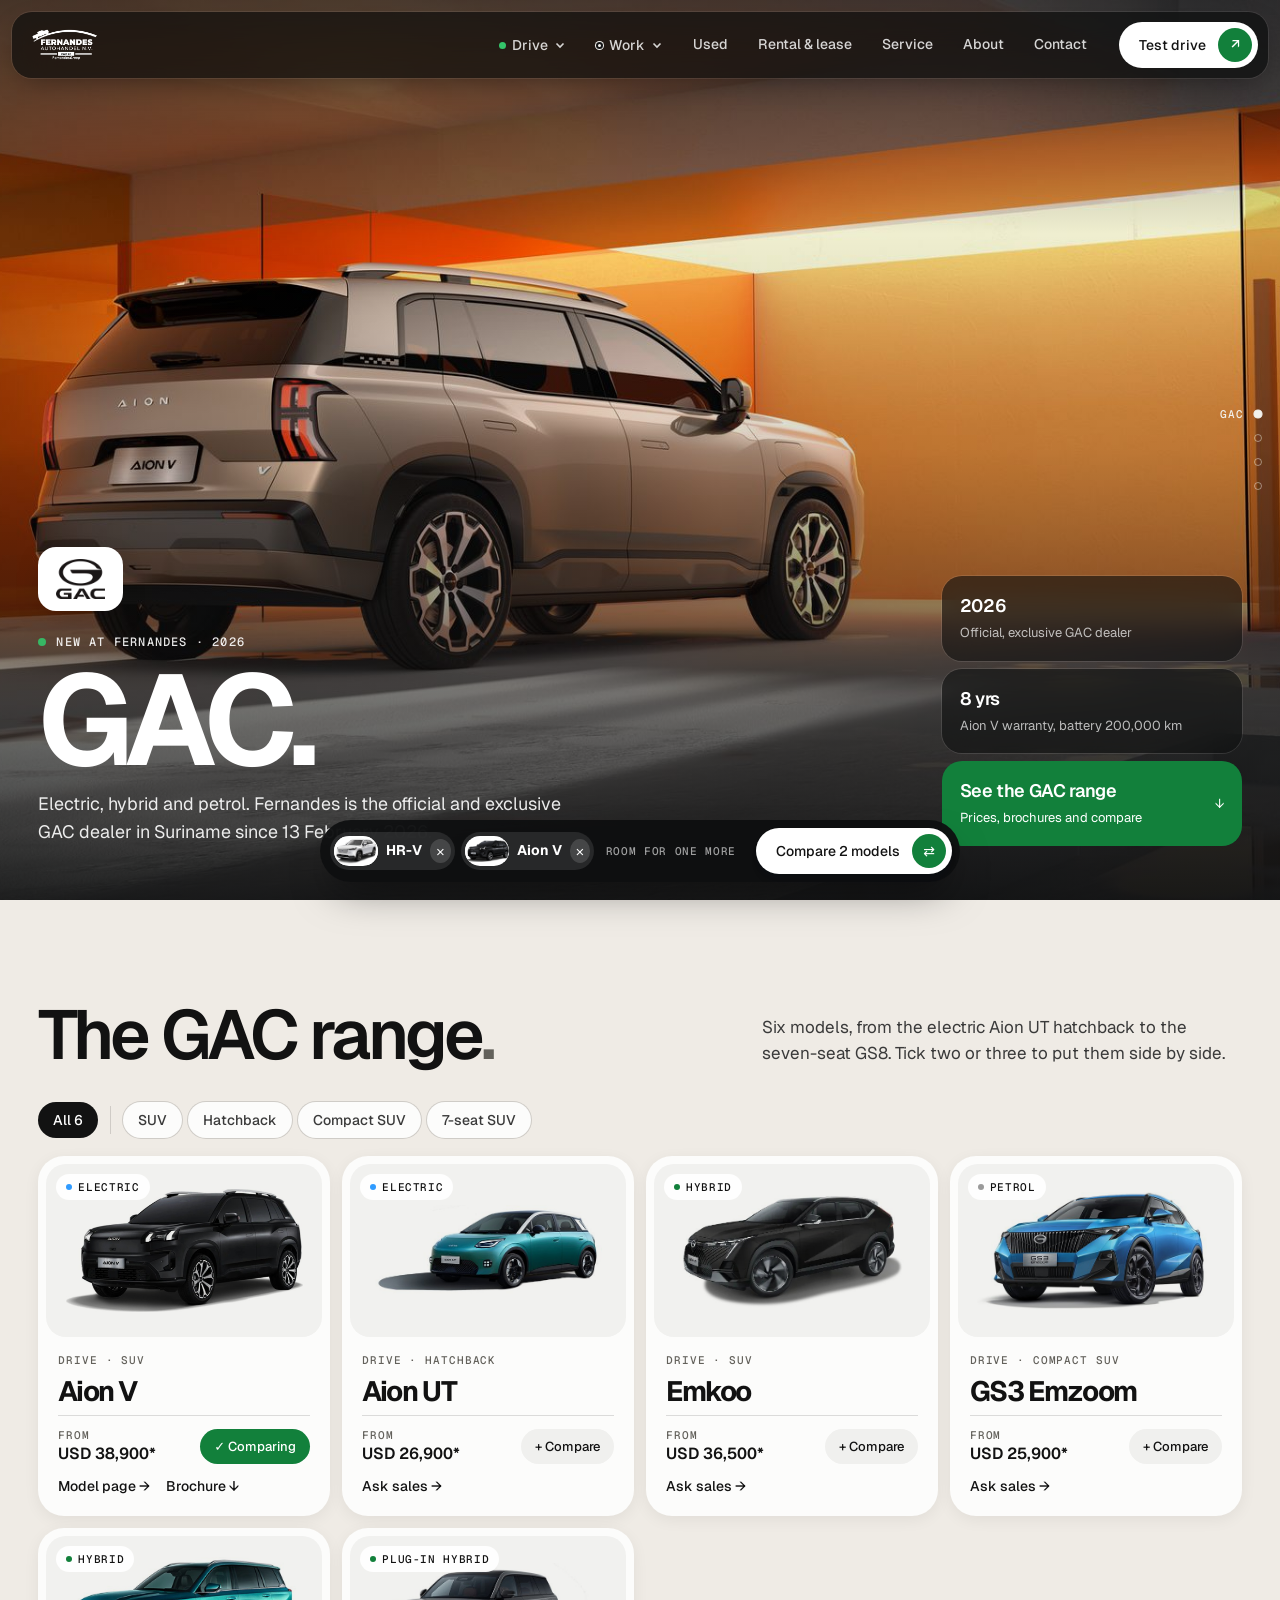
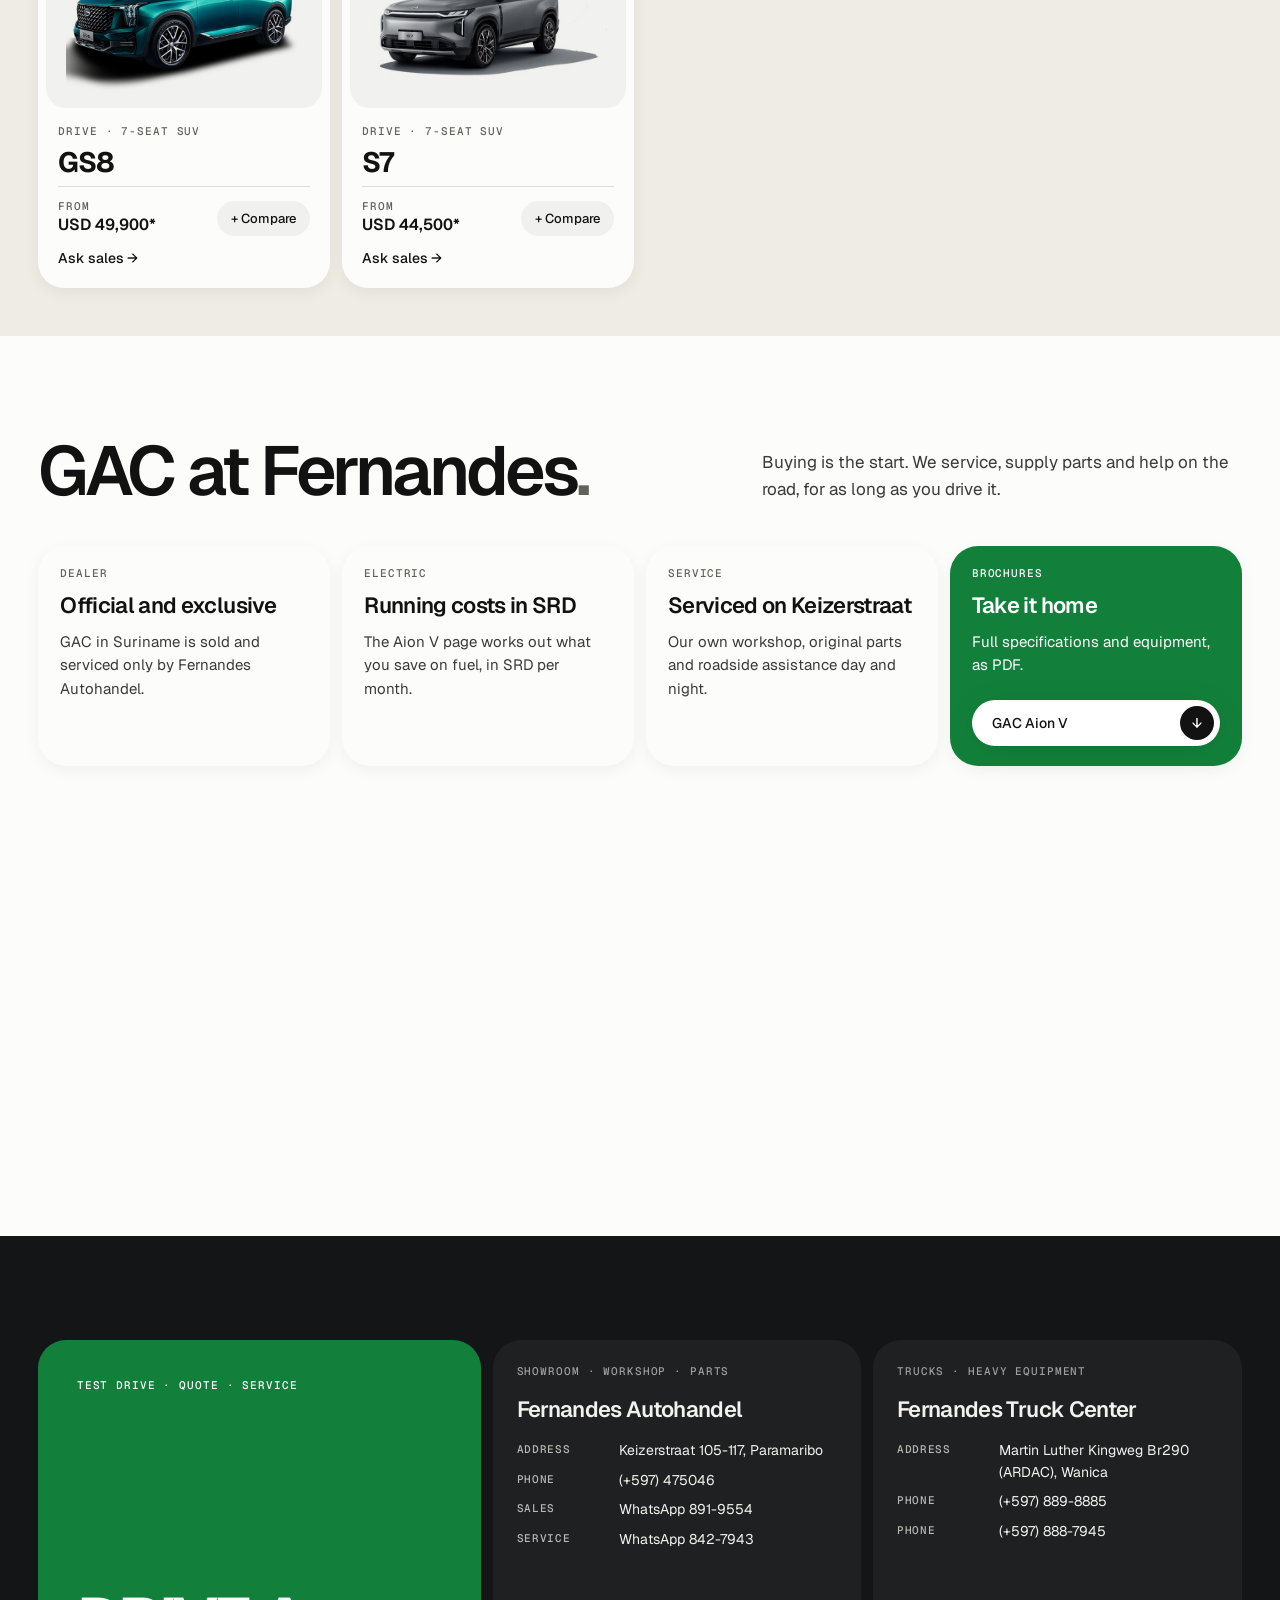
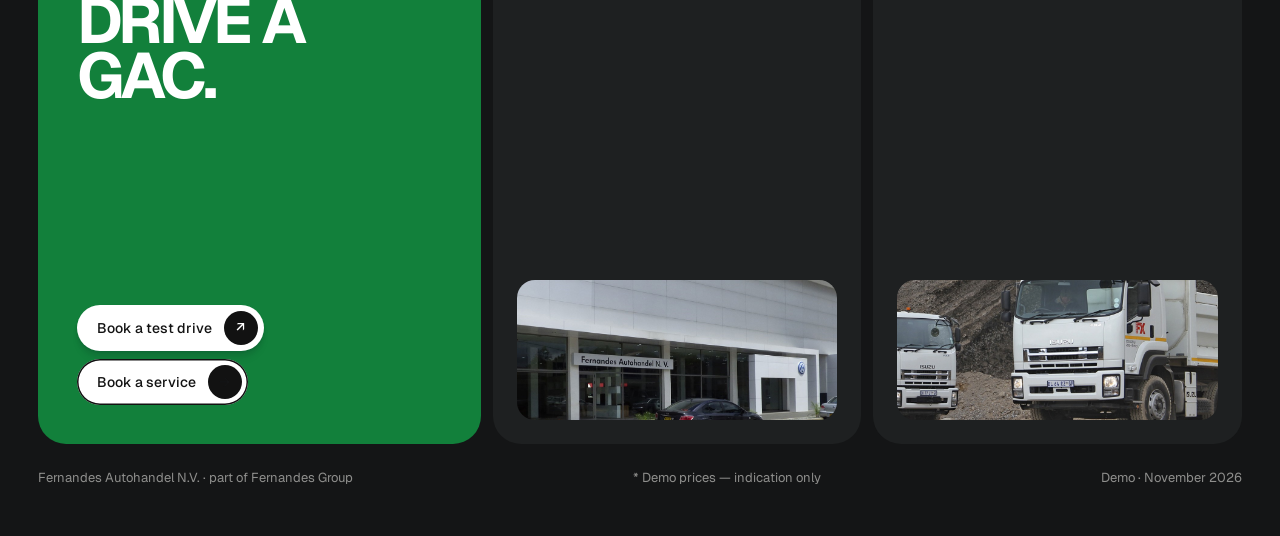
<file: gac.html>
<!doctype html>
<html lang="en">
<head>
<meta charset="utf-8">
<meta name="viewport" content="width=device-width, initial-scale=1">
<title>GAC — Fernandes Autohandel</title>
<meta name="description" content="GAC at Fernandes Autohandel, official and exclusive GAC dealer in Suriname since 13 February 2026: Aion V, Aion UT, Emkoo, GS3 Emzoom, GS8 and S7.">
<link rel="preconnect" href="https://fonts.googleapis.com">
<link rel="preconnect" href="https://fonts.gstatic.com" crossorigin>
<link href="https://fonts.googleapis.com/css2?family=Geist:wght@400;500;600;700&family=Geist+Mono:wght@500&display=swap" rel="stylesheet">
<link rel="stylesheet" href="assets/css/f-base.css?v=7">
<link rel="stylesheet" href="assets/css/f-nav.css?v=11">
<link rel="stylesheet" href="assets/css/f-model.css?v=7">
<link rel="stylesheet" href="assets/css/f-pages.css?v=1">
<link rel="stylesheet" href="assets/css/f-catalog.css?v=1">
<link rel="stylesheet" href="assets/css/f-compact.css?v=2">
<style>:root { --stone: #efebe5; --paint: var(--accent); --paint-ink: #fff; }</style>
</head>
<body data-on="dark" data-home="index.html" data-img="assets/img/" data-brand="GAC">

<header class="nav">
  <a class="nav__logo" href="index.html"><img src="assets/img/brand/fernandes-logo-white.png" alt="Fernandes Autohandel N.V."></a>
  <nav class="nav__links" id="nav">
    <button class="nav__item" type="button" data-menu="drive" aria-expanded="false" aria-controls="mega-drive"><i></i>Drive<svg viewBox="0 0 12 12" fill="none" stroke="currentColor" stroke-width="1.6"><path d="M2.5 4.5 6 8l3.5-3.5"/></svg></button>
    <button class="nav__item" type="button" data-menu="work" aria-expanded="false" aria-controls="mega-work"><i></i>Work<svg viewBox="0 0 12 12" fill="none" stroke="currentColor" stroke-width="1.6"><path d="M2.5 4.5 6 8l3.5-3.5"/></svg></button>
    <a href="used.html">Used</a>
    <a href="rental-lease.html">Rental &amp; lease</a>
    <a href="service.html">Service</a>
    <a href="about.html">About</a>
    <a href="#contact">Contact</a>
  </nav>
  <a class="btn" href="#contact">Test drive <i>↗</i></a>
  <button class="btn menu-btn" data-menu-toggle aria-expanded="false" aria-controls="nav">Menu <i>≡</i></button>
</header>
<div class="mega" id="mega-drive" data-mega="drive" role="region" aria-label="Drive models"></div>
<div class="mega" id="mega-work" data-mega="work" role="region" aria-label="Work models"></div>
<nav class="dots" aria-label="Sections"></nav>

<!-- 1 · Hero -->
<section class="block block--dark p-hero" id="top" data-block="GAC">
  <img src="assets/img/gac/aion/r23.jpg" alt="" style="object-position:40% center">
  <div class="p-hero__inner">
    <div>
      <span class="b-logo"><img src="assets/img/brand/gac-logo.png" alt="GAC"></span><br>
      <span class="p-hero__kicker"><i></i>New at Fernandes · 2026</span>
      <h1>GAC.</h1>
      <p class="p-hero__lede">Electric, hybrid and petrol. Fernandes is the official and exclusive GAC dealer in Suriname since 13 February 2026.</p>
    </div>
    <div class="p-hero__side">
      <div class="p-hero__card"><div><b>2026</b><span>Official, exclusive GAC dealer</span></div></div><div class="p-hero__card"><div><b>8 yrs</b><span>Aion V warranty, battery 200,000 km</span></div></div>
      <a class="p-hero__card p-hero__card--accent" href="#range"><div><b>See the GAC range</b><span>Prices, brochures and compare</span></div><span aria-hidden="true">↓</span></a>
    </div>
  </div>
</section>

<!-- 2 · Range -->
<section class="block" id="range" data-block="Range">
  <div class="block__head" data-reveal>
    <h2 class="block__title block__title--sm">The GAC range<span>.</span></h2>
    <p class="block__lede">Six models, from the electric Aion UT hatchback to the seven-seat GS8. Tick two or three to put them side by side.</p>
  </div>
  <div class="filters" id="brand-filters" data-reveal></div>
  <div class="bgrid" id="brand-models"></div>
</section>

<!-- 3 · Fernandes & brand -->
<section class="block block--white" id="fernandes" data-block="Why Fernandes">
  <div class="block__head" data-reveal>
    <h2 class="block__title block__title--sm">GAC at Fernandes<span>.</span></h2>
    <p class="block__lede">Buying is the start. We service, supply parts and help on the road, for as long as you drive it.</p>
  </div>
  <div class="b-why" data-reveal>
    <div class="tile"><span class="mono muted">Dealer</span><h4>Official and exclusive</h4><p>GAC in Suriname is sold and serviced only by Fernandes Autohandel.</p></div><div class="tile"><span class="mono muted">Electric</span><h4>Running costs in SRD</h4><p>The Aion V page works out what you save on fuel, in SRD per month.</p></div><div class="tile"><span class="mono muted">Service</span><h4>Serviced on Keizerstraat</h4><p>Our own workshop, original parts and roadside assistance day and night.</p></div>
    <div class="tile tile--paint"><span class="mono">Brochures</span><h4>Take it home</h4><p>Full specifications and equipment, as PDF.</p><div class="b-dl"><a class="btn btn--light" href="assets/brochures/gac-aion-v.pdf" download>GAC Aion V <i>↓</i></a></div></div>
  </div>
</section>

<section class="block block--dark" id="contact" data-block="Contact">
  <div class="contact" data-reveal>
    <div class="contact__cta">
      <span class="mono">Test drive · Quote · Service</span>
      <h3>Drive a GAC.</h3>
      <div style="display:flex;gap:8px;flex-wrap:wrap"><a class="btn" href="https://wa.me/5978919554?text=Hello%2C%20I%20would%20like%20to%20book%20a%20test%20drive%20in%20a%20GAC.">Book a test drive <i>↗</i></a><a class="btn btn--ghost" href="service.html#book">Book a service <i><b>→</b></i></a></div>
    </div>
    <div class="loc">
      <span class="mono" style="opacity:.6">Showroom · Workshop · Parts</span>
      <h4>Fernandes Autohandel</h4>
      <dl><dt>Address</dt><dd>Keizerstraat 105-117, Paramaribo</dd><dt>Phone</dt><dd>(+597) 475046</dd><dt>Sales</dt><dd>WhatsApp 891-9554</dd><dt>Service</dt><dd>WhatsApp 842-7943</dd></dl>
      <div class="loc__img"><img src="assets/img/fernandes/autoh-nwbouw-170714-fz70-011a_stagesmall.jpg" alt=""></div>
    </div>
    <div class="loc">
      <span class="mono" style="opacity:.6">Trucks · Heavy equipment</span>
      <h4>Fernandes Truck Center</h4>
      <dl><dt>Address</dt><dd>Martin Luther Kingweg Br290 (ARDAC), Wanica</dd><dt>Phone</dt><dd>(+597) 889-8885</dd><dt>Phone</dt><dd>(+597) 888-7945</dd></dl>
      <div class="loc__img"><img src="assets/img/trucks/f-series.jpg" alt="" style="object-position:70% center"></div>
    </div>
  </div>
  <div class="legal"><span>Fernandes Autohandel N.V. · part of Fernandes Group</span><span>* Demo prices — indication only</span><span>Demo · November 2026</span></div>
</section>

<div class="tray" id="cmp-tray" hidden aria-live="polite"></div>
<script src="assets/data/models.js?v=9"></script>
<script src="assets/data/specs.js?v=1"></script>
<script src="assets/js/f-base.js?v=7"></script>
<script src="assets/js/f-nav.js?v=11"></script>
<script src="assets/js/f-catalog.js?v=1"></script>
</body>
</html>
</file>
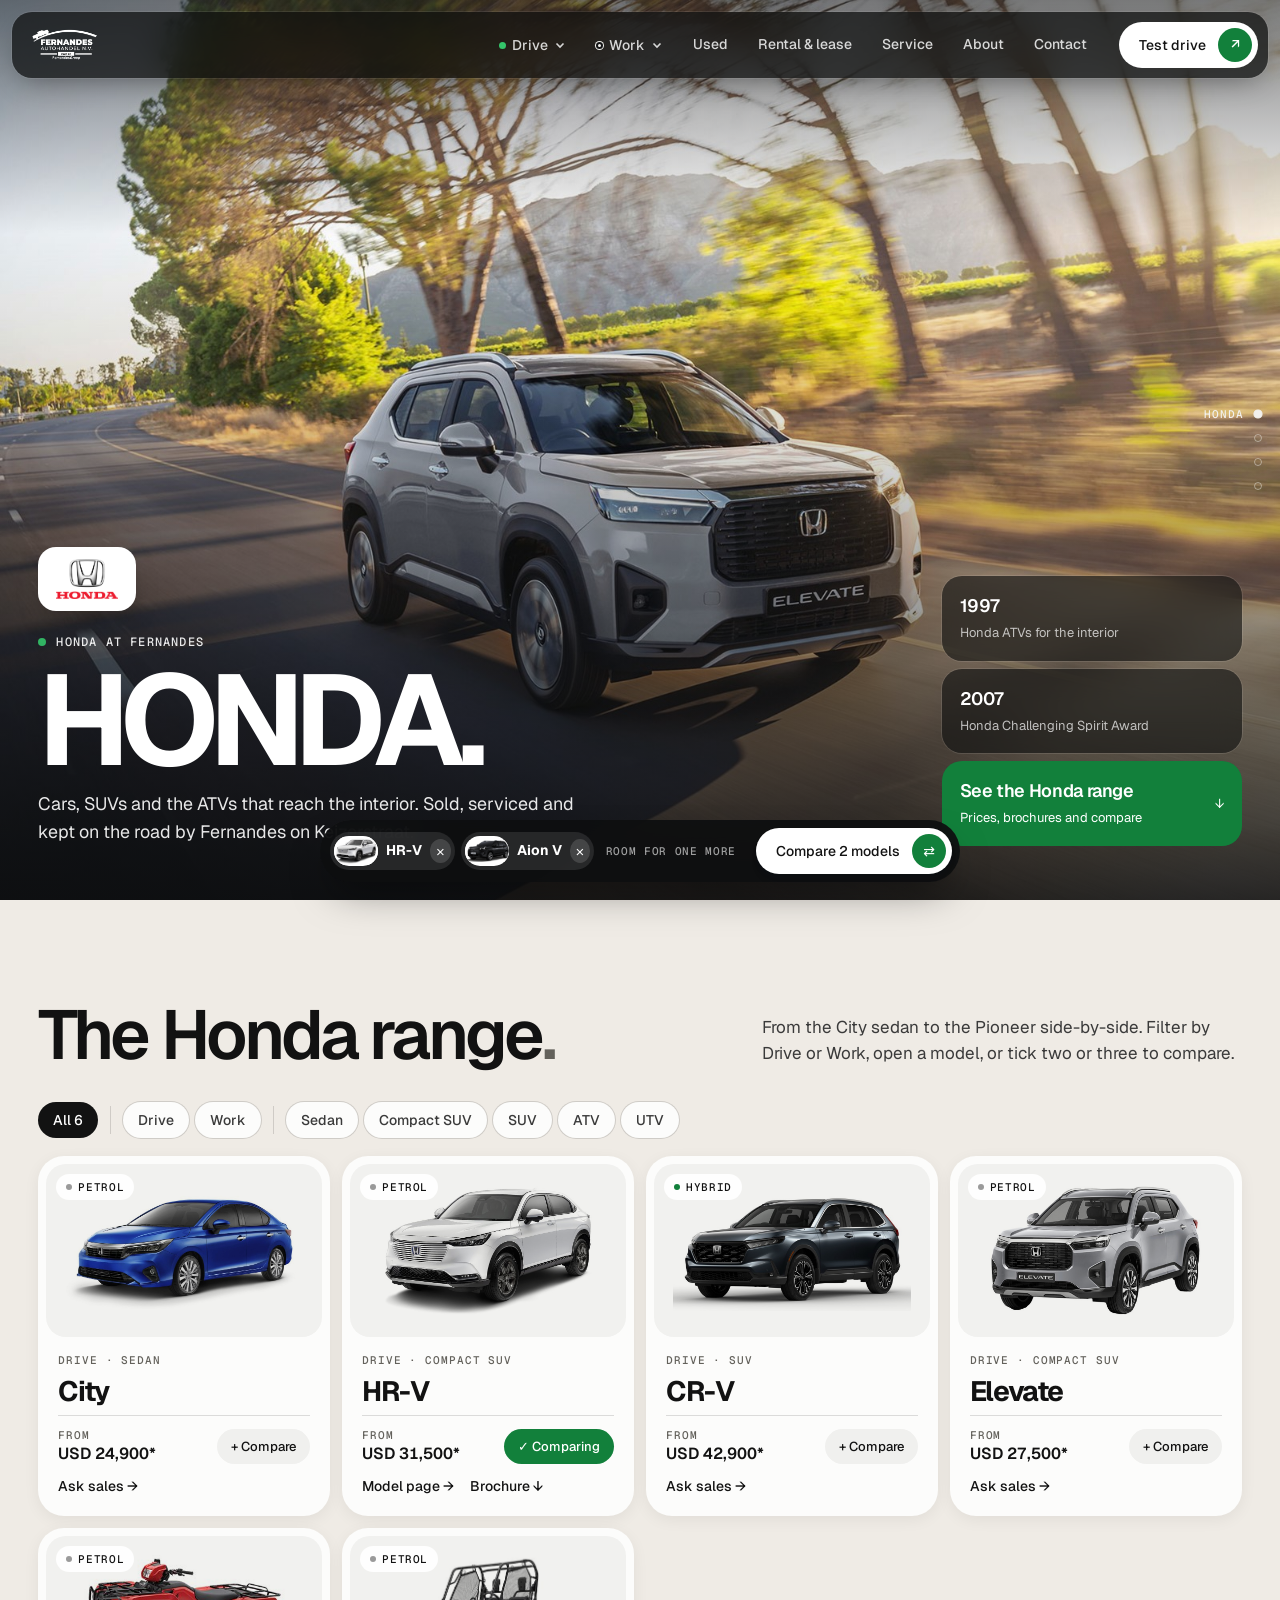
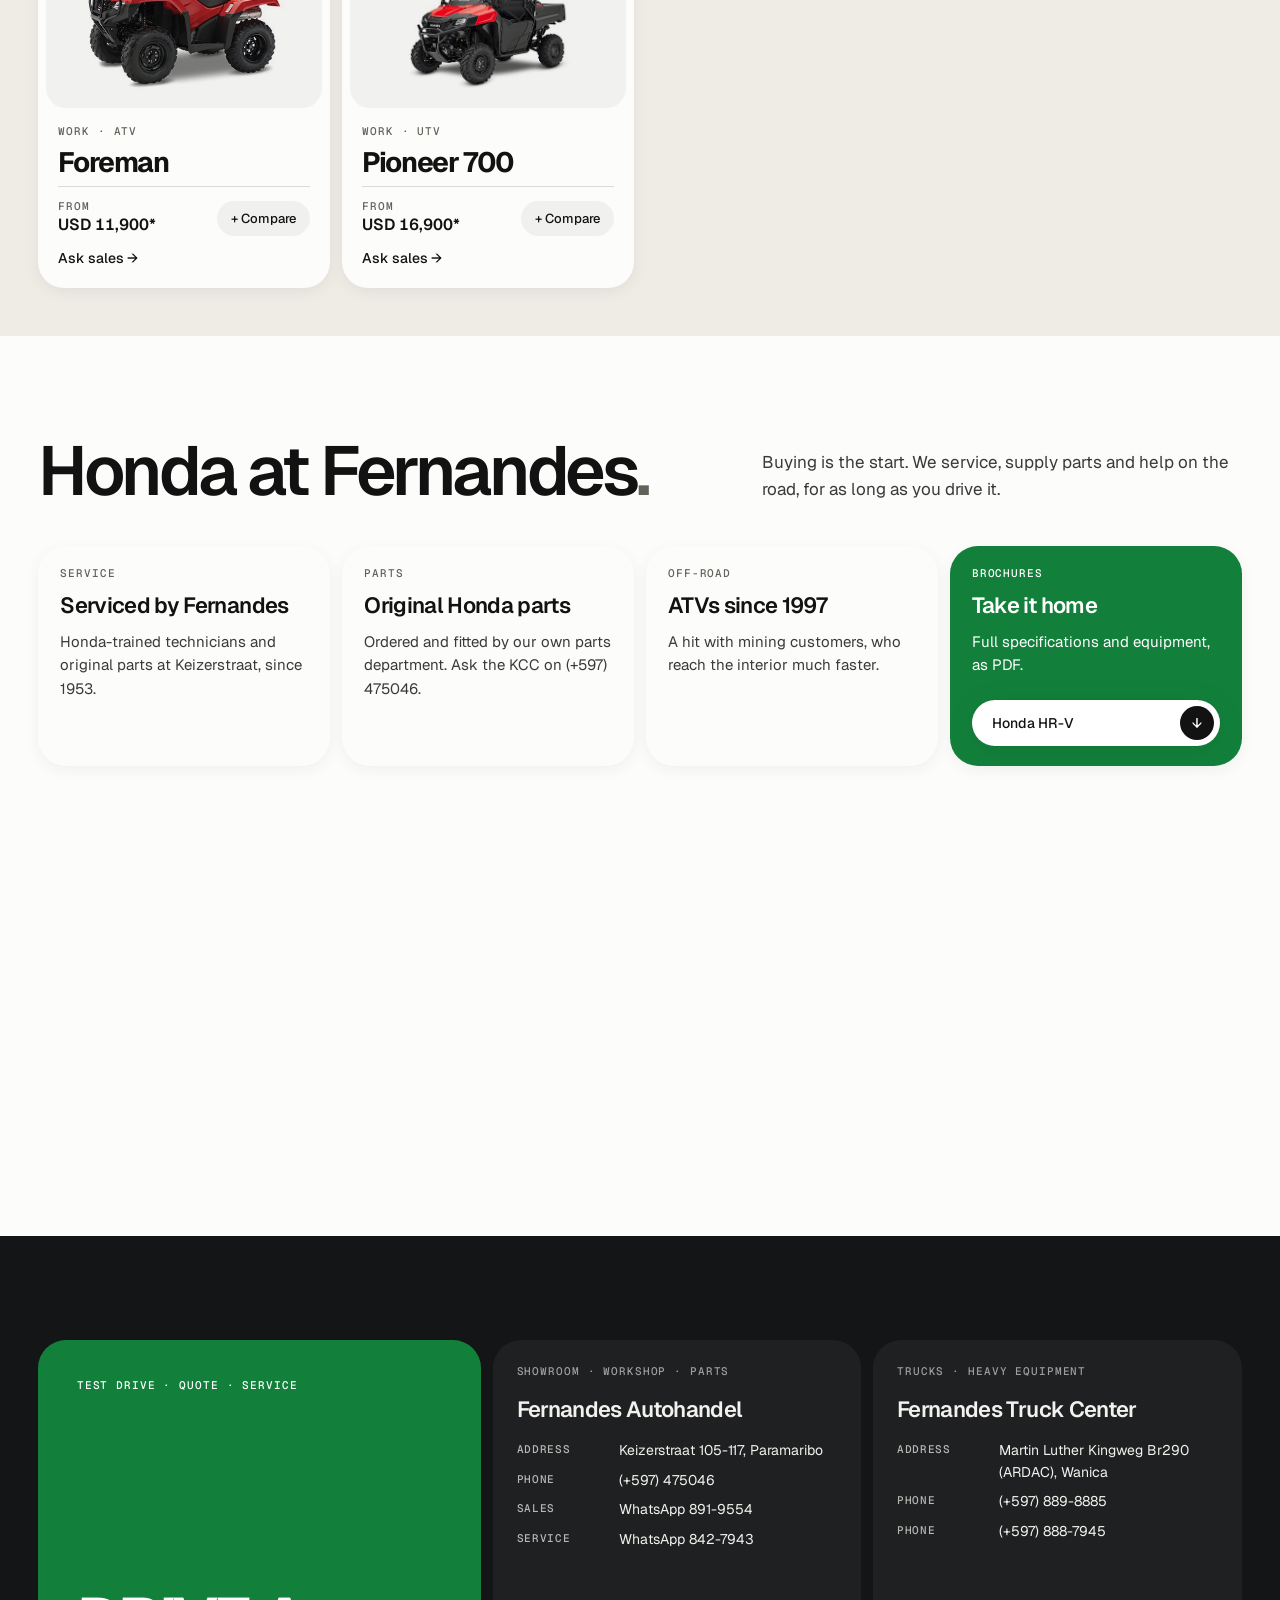
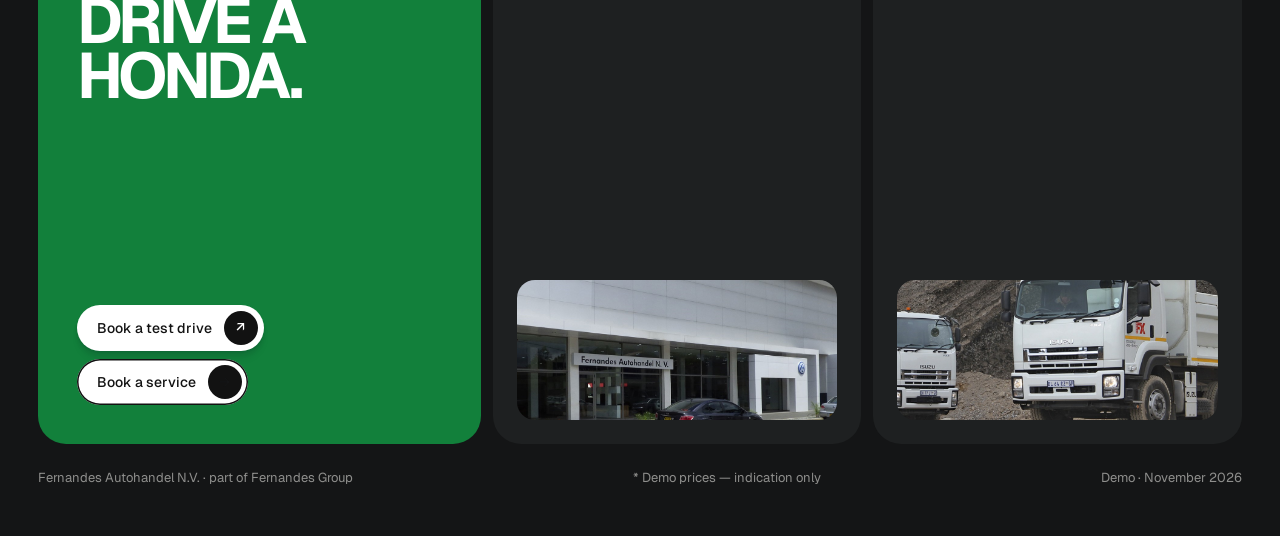
<file: honda.html>
<!doctype html>
<html lang="en">
<head>
<meta charset="utf-8">
<meta name="viewport" content="width=device-width, initial-scale=1">
<title>Honda — Fernandes Autohandel</title>
<meta name="description" content="Honda at Fernandes Autohandel, Paramaribo: City, HR-V, CR-V, Elevate and Honda ATVs and UTVs. Test drive, brochures, service and original parts.">
<link rel="preconnect" href="https://fonts.googleapis.com">
<link rel="preconnect" href="https://fonts.gstatic.com" crossorigin>
<link href="https://fonts.googleapis.com/css2?family=Geist:wght@400;500;600;700&family=Geist+Mono:wght@500&display=swap" rel="stylesheet">
<link rel="stylesheet" href="assets/css/f-base.css?v=7">
<link rel="stylesheet" href="assets/css/f-nav.css?v=11">
<link rel="stylesheet" href="assets/css/f-model.css?v=7">
<link rel="stylesheet" href="assets/css/f-pages.css?v=1">
<link rel="stylesheet" href="assets/css/f-catalog.css?v=1">
<link rel="stylesheet" href="assets/css/f-compact.css?v=2">
<style>:root { --stone: #efebe5; --paint: var(--accent); --paint-ink: #fff; }</style>
</head>
<body data-on="dark" data-home="index.html" data-img="assets/img/" data-brand="Honda">

<header class="nav">
  <a class="nav__logo" href="index.html"><img src="assets/img/brand/fernandes-logo-white.png" alt="Fernandes Autohandel N.V."></a>
  <nav class="nav__links" id="nav">
    <button class="nav__item" type="button" data-menu="drive" aria-expanded="false" aria-controls="mega-drive"><i></i>Drive<svg viewBox="0 0 12 12" fill="none" stroke="currentColor" stroke-width="1.6"><path d="M2.5 4.5 6 8l3.5-3.5"/></svg></button>
    <button class="nav__item" type="button" data-menu="work" aria-expanded="false" aria-controls="mega-work"><i></i>Work<svg viewBox="0 0 12 12" fill="none" stroke="currentColor" stroke-width="1.6"><path d="M2.5 4.5 6 8l3.5-3.5"/></svg></button>
    <a href="used.html">Used</a>
    <a href="rental-lease.html">Rental &amp; lease</a>
    <a href="service.html">Service</a>
    <a href="about.html">About</a>
    <a href="#contact">Contact</a>
  </nav>
  <a class="btn" href="#contact">Test drive <i>↗</i></a>
  <button class="btn menu-btn" data-menu-toggle aria-expanded="false" aria-controls="nav">Menu <i>≡</i></button>
</header>
<div class="mega" id="mega-drive" data-mega="drive" role="region" aria-label="Drive models"></div>
<div class="mega" id="mega-work" data-mega="work" role="region" aria-label="Work models"></div>
<nav class="dots" aria-label="Sections"></nav>

<!-- 1 · Hero -->
<section class="block block--dark p-hero" id="top" data-block="Honda">
  <img src="assets/img/honda/elevate/hero.jpg" alt="" style="object-position:center 60%">
  <div class="p-hero__inner">
    <div>
      <span class="b-logo"><img src="assets/img/brand/honda-logo.png" alt="Honda"></span><br>
      <span class="p-hero__kicker"><i></i>Honda at Fernandes</span>
      <h1>Honda.</h1>
      <p class="p-hero__lede">Cars, SUVs and the ATVs that reach the interior. Sold, serviced and kept on the road by Fernandes on Keizerstraat.</p>
    </div>
    <div class="p-hero__side">
      <div class="p-hero__card"><div><b>1997</b><span>Honda ATVs for the interior</span></div></div><div class="p-hero__card"><div><b>2007</b><span>Honda Challenging Spirit Award</span></div></div>
      <a class="p-hero__card p-hero__card--accent" href="#range"><div><b>See the Honda range</b><span>Prices, brochures and compare</span></div><span aria-hidden="true">↓</span></a>
    </div>
  </div>
</section>

<!-- 2 · Range -->
<section class="block" id="range" data-block="Range">
  <div class="block__head" data-reveal>
    <h2 class="block__title block__title--sm">The Honda range<span>.</span></h2>
    <p class="block__lede">From the City sedan to the Pioneer side-by-side. Filter by Drive or Work, open a model, or tick two or three to compare.</p>
  </div>
  <div class="filters" id="brand-filters" data-reveal></div>
  <div class="bgrid" id="brand-models"></div>
</section>

<!-- 3 · Fernandes & brand -->
<section class="block block--white" id="fernandes" data-block="Why Fernandes">
  <div class="block__head" data-reveal>
    <h2 class="block__title block__title--sm">Honda at Fernandes<span>.</span></h2>
    <p class="block__lede">Buying is the start. We service, supply parts and help on the road, for as long as you drive it.</p>
  </div>
  <div class="b-why" data-reveal>
    <div class="tile"><span class="mono muted">Service</span><h4>Serviced by Fernandes</h4><p>Honda-trained technicians and original parts at Keizerstraat, since 1953.</p></div><div class="tile"><span class="mono muted">Parts</span><h4>Original Honda parts</h4><p>Ordered and fitted by our own parts department. Ask the KCC on (+597) 475046.</p></div><div class="tile"><span class="mono muted">Off-road</span><h4>ATVs since 1997</h4><p>A hit with mining customers, who reach the interior much faster.</p></div>
    <div class="tile tile--paint"><span class="mono">Brochures</span><h4>Take it home</h4><p>Full specifications and equipment, as PDF.</p><div class="b-dl"><a class="btn btn--light" href="assets/brochures/honda-hr-v.pdf" download>Honda HR-V <i>↓</i></a></div></div>
  </div>
</section>

<section class="block block--dark" id="contact" data-block="Contact">
  <div class="contact" data-reveal>
    <div class="contact__cta">
      <span class="mono">Test drive · Quote · Service</span>
      <h3>Drive a Honda.</h3>
      <div style="display:flex;gap:8px;flex-wrap:wrap"><a class="btn" href="https://wa.me/5978919554?text=Hello%2C%20I%20would%20like%20to%20book%20a%20test%20drive%20in%20a%20Honda.">Book a test drive <i>↗</i></a><a class="btn btn--ghost" href="service.html#book">Book a service <i><b>→</b></i></a></div>
    </div>
    <div class="loc">
      <span class="mono" style="opacity:.6">Showroom · Workshop · Parts</span>
      <h4>Fernandes Autohandel</h4>
      <dl><dt>Address</dt><dd>Keizerstraat 105-117, Paramaribo</dd><dt>Phone</dt><dd>(+597) 475046</dd><dt>Sales</dt><dd>WhatsApp 891-9554</dd><dt>Service</dt><dd>WhatsApp 842-7943</dd></dl>
      <div class="loc__img"><img src="assets/img/fernandes/autoh-nwbouw-170714-fz70-011a_stagesmall.jpg" alt=""></div>
    </div>
    <div class="loc">
      <span class="mono" style="opacity:.6">Trucks · Heavy equipment</span>
      <h4>Fernandes Truck Center</h4>
      <dl><dt>Address</dt><dd>Martin Luther Kingweg Br290 (ARDAC), Wanica</dd><dt>Phone</dt><dd>(+597) 889-8885</dd><dt>Phone</dt><dd>(+597) 888-7945</dd></dl>
      <div class="loc__img"><img src="assets/img/trucks/f-series.jpg" alt="" style="object-position:70% center"></div>
    </div>
  </div>
  <div class="legal"><span>Fernandes Autohandel N.V. · part of Fernandes Group</span><span>* Demo prices — indication only</span><span>Demo · November 2026</span></div>
</section>

<div class="tray" id="cmp-tray" hidden aria-live="polite"></div>
<script src="assets/data/models.js?v=9"></script>
<script src="assets/data/specs.js?v=1"></script>
<script src="assets/js/f-base.js?v=7"></script>
<script src="assets/js/f-nav.js?v=11"></script>
<script src="assets/js/f-catalog.js?v=1"></script>
</body>
</html>
</file>
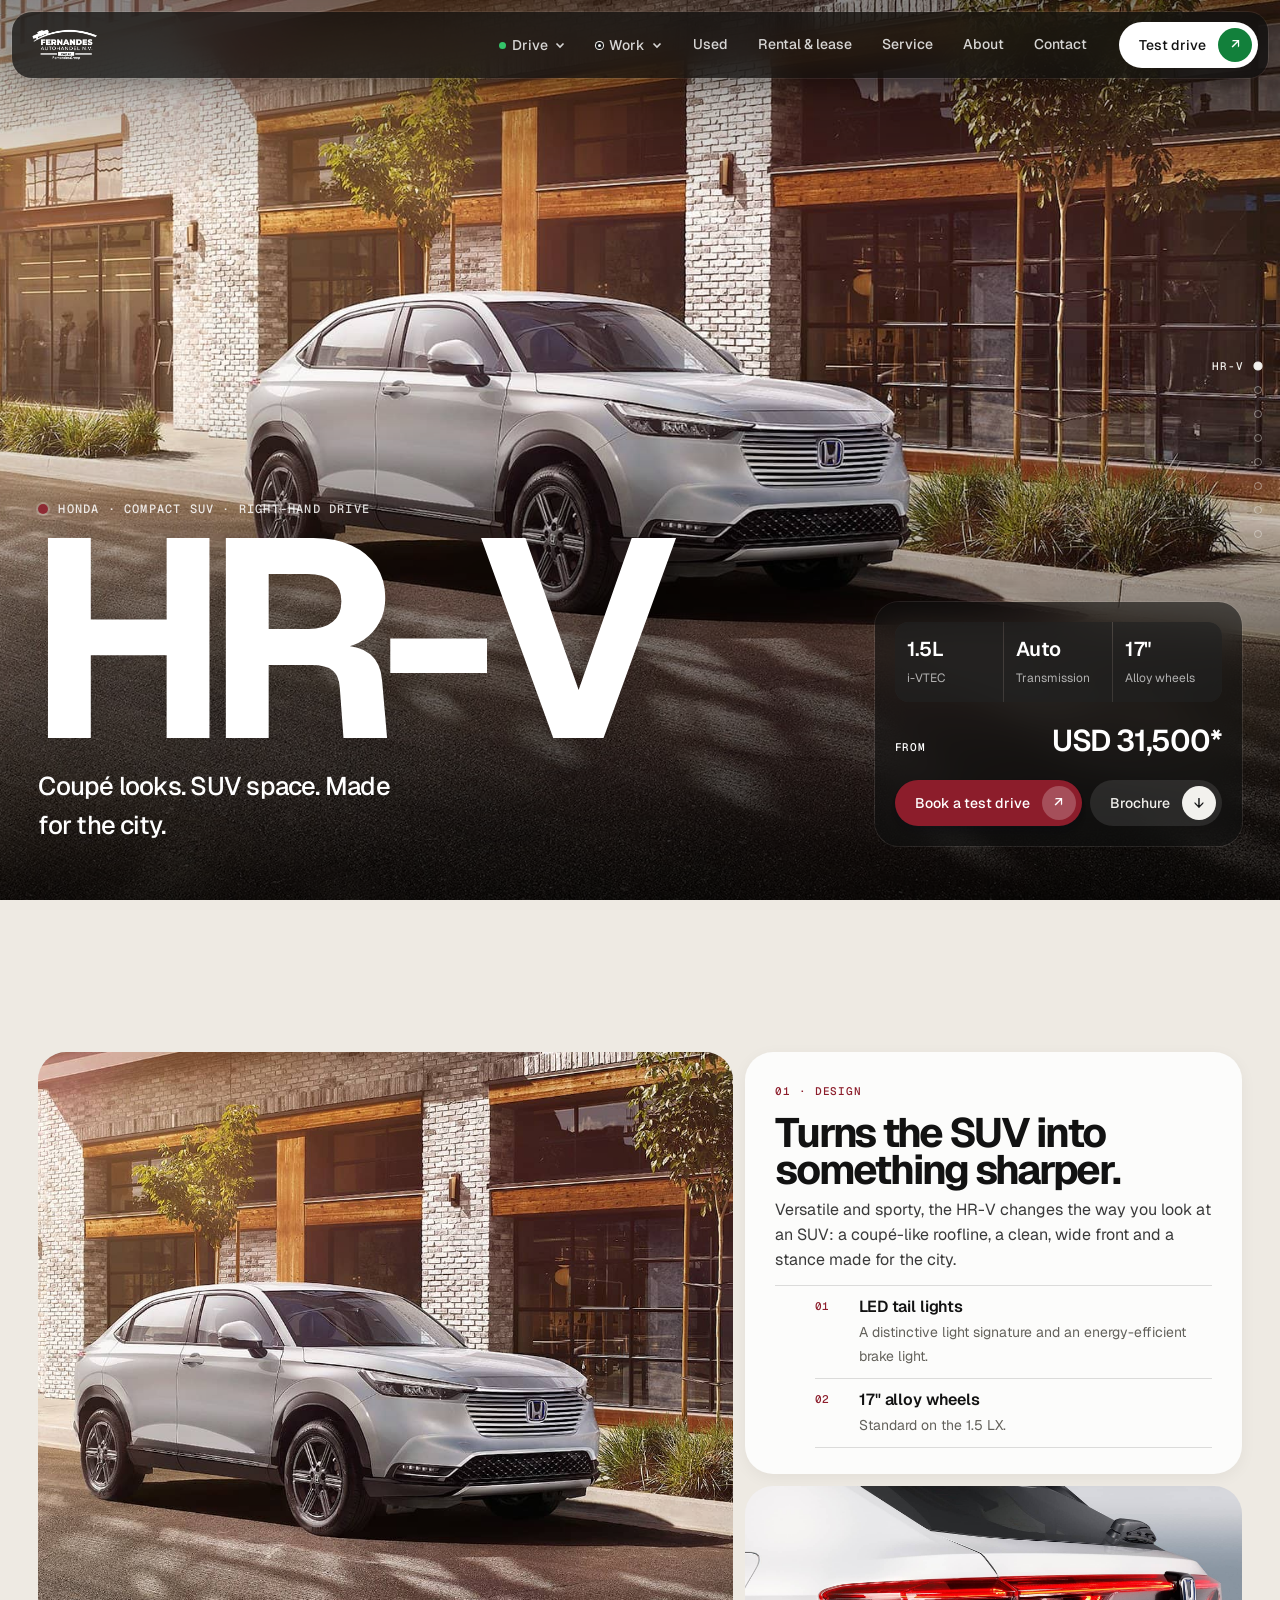
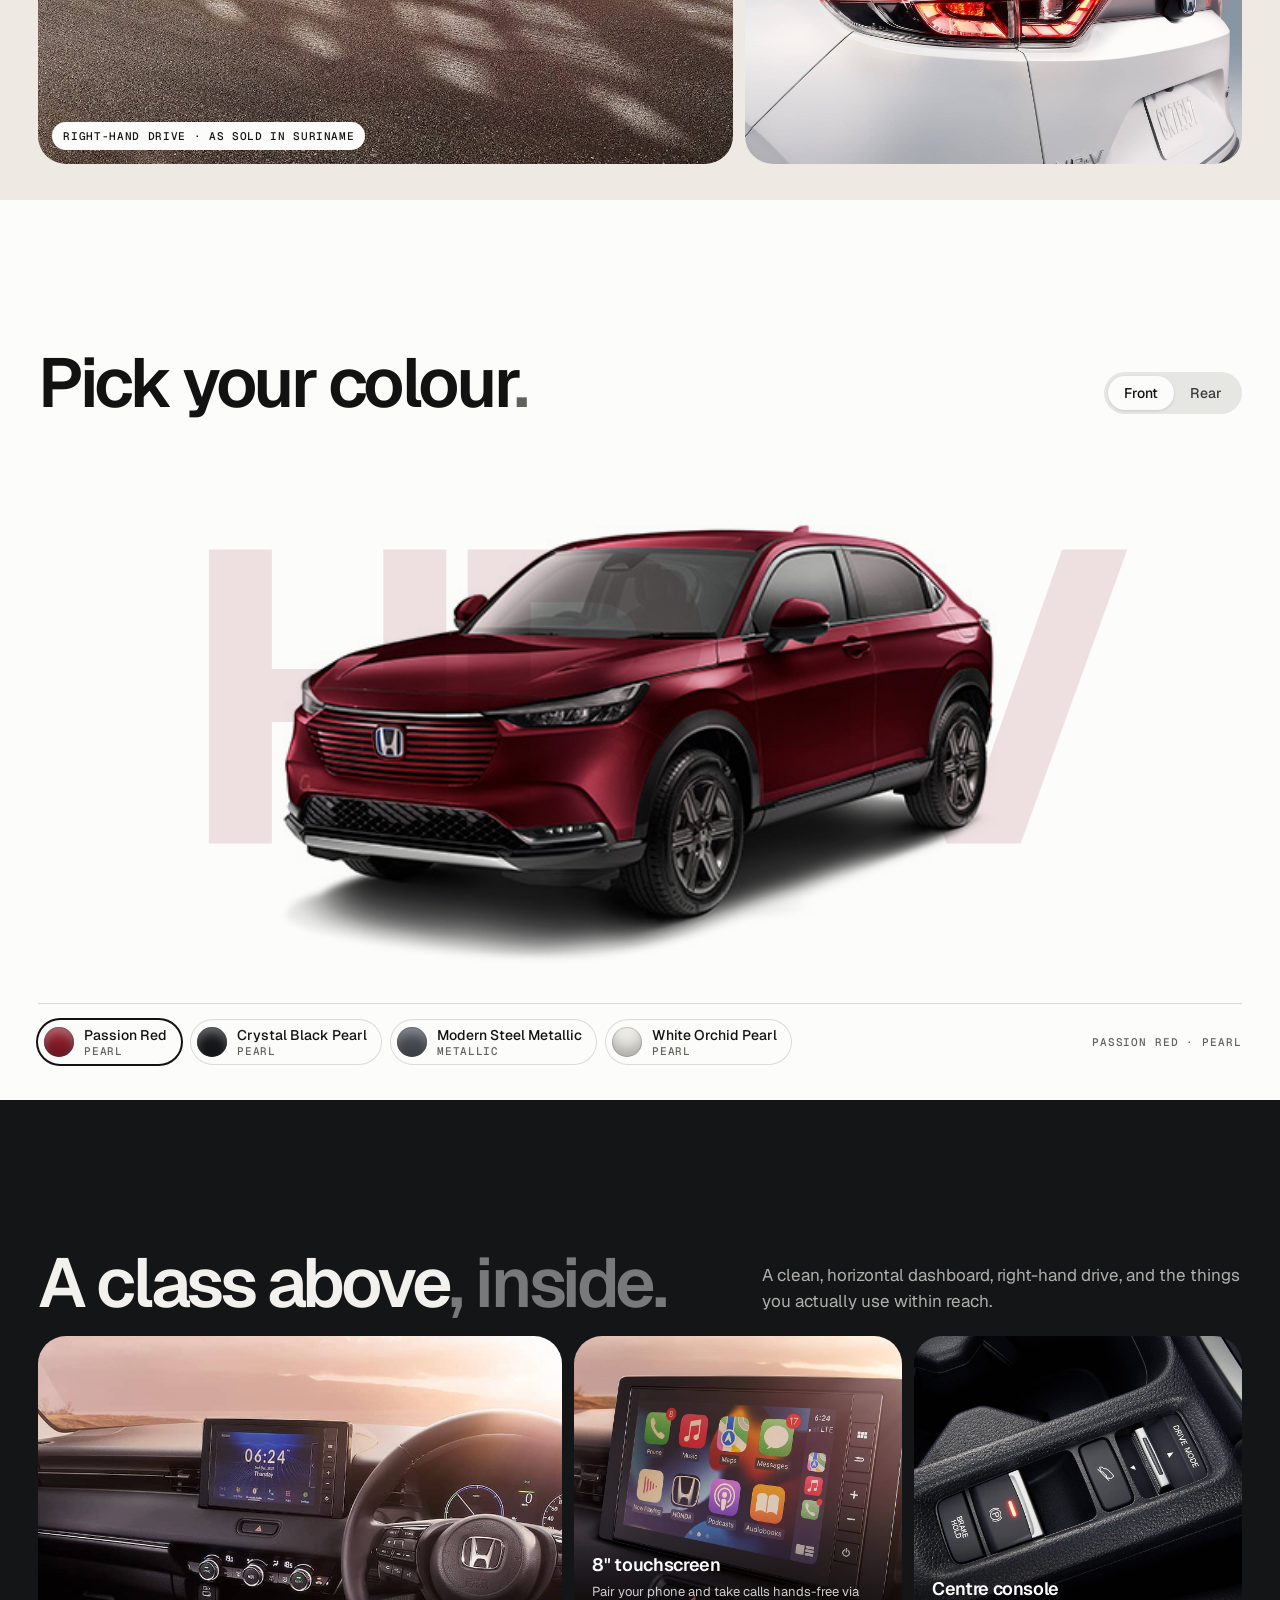
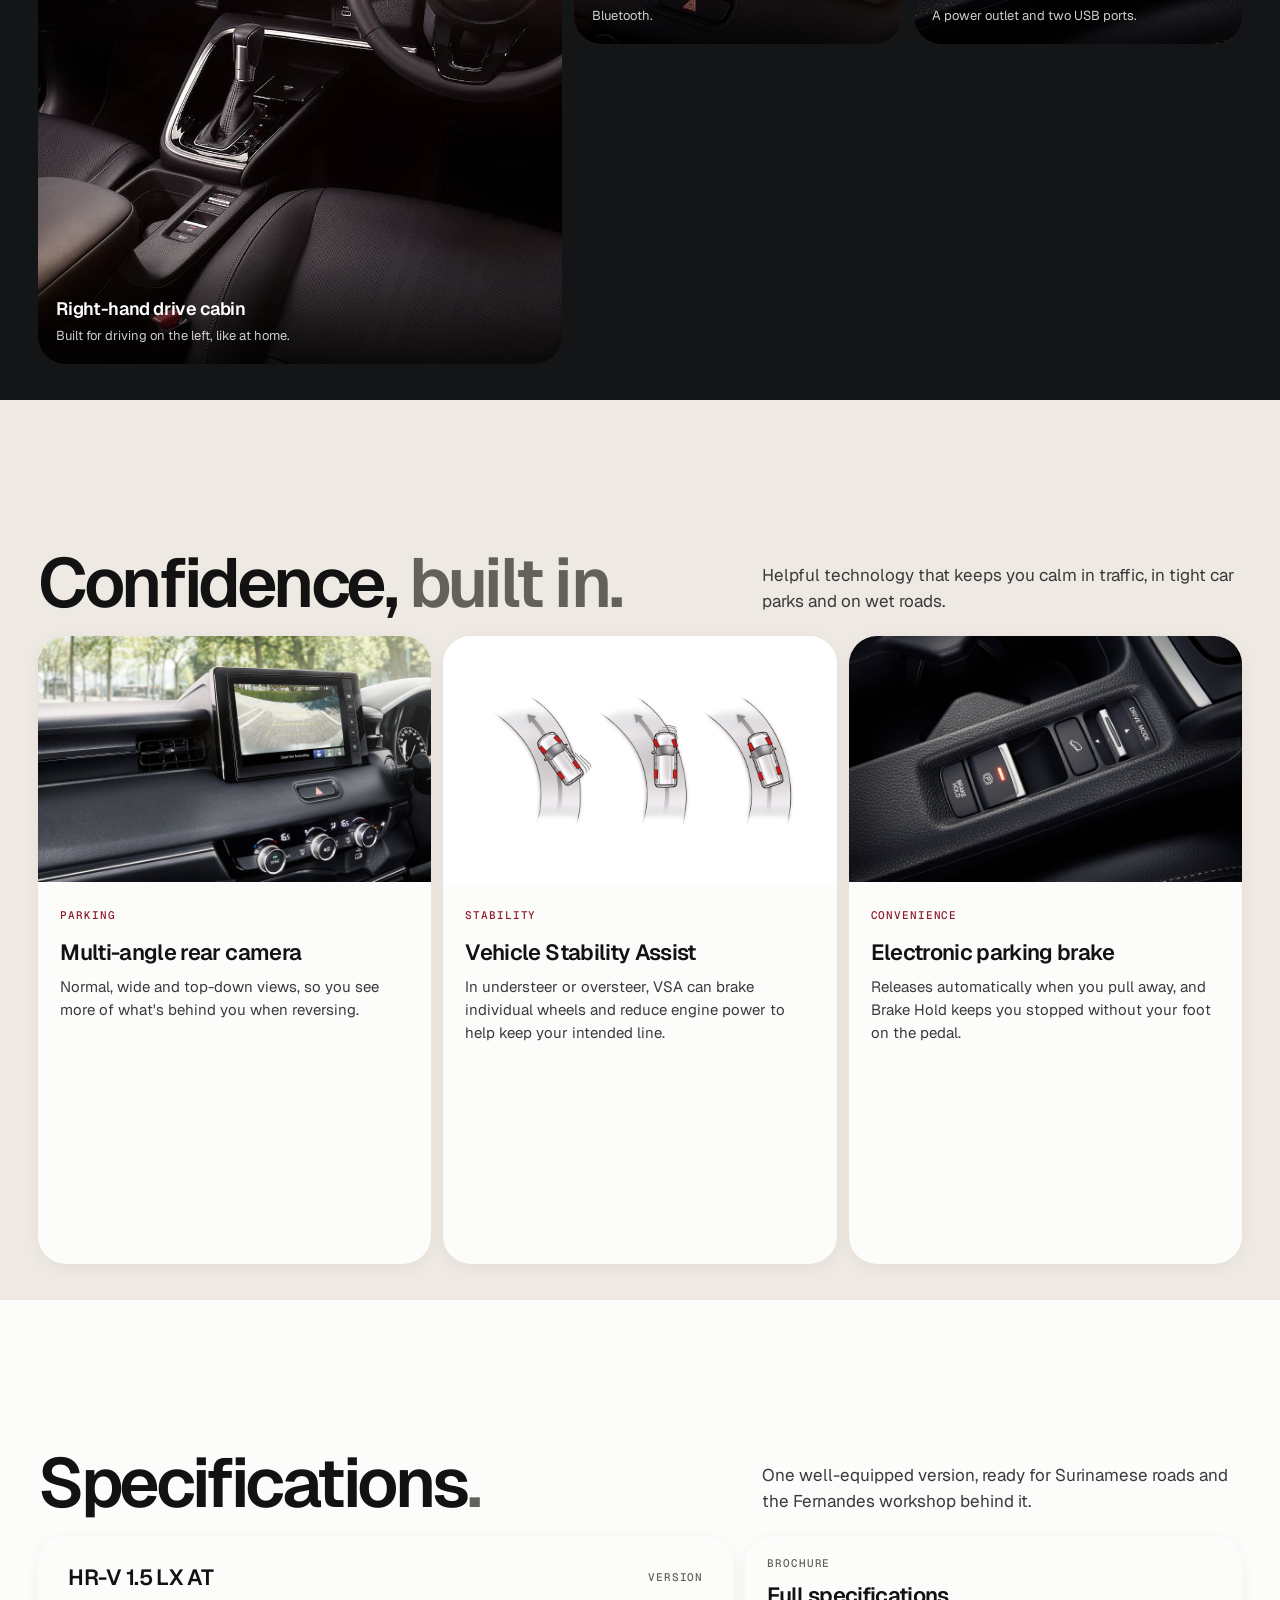
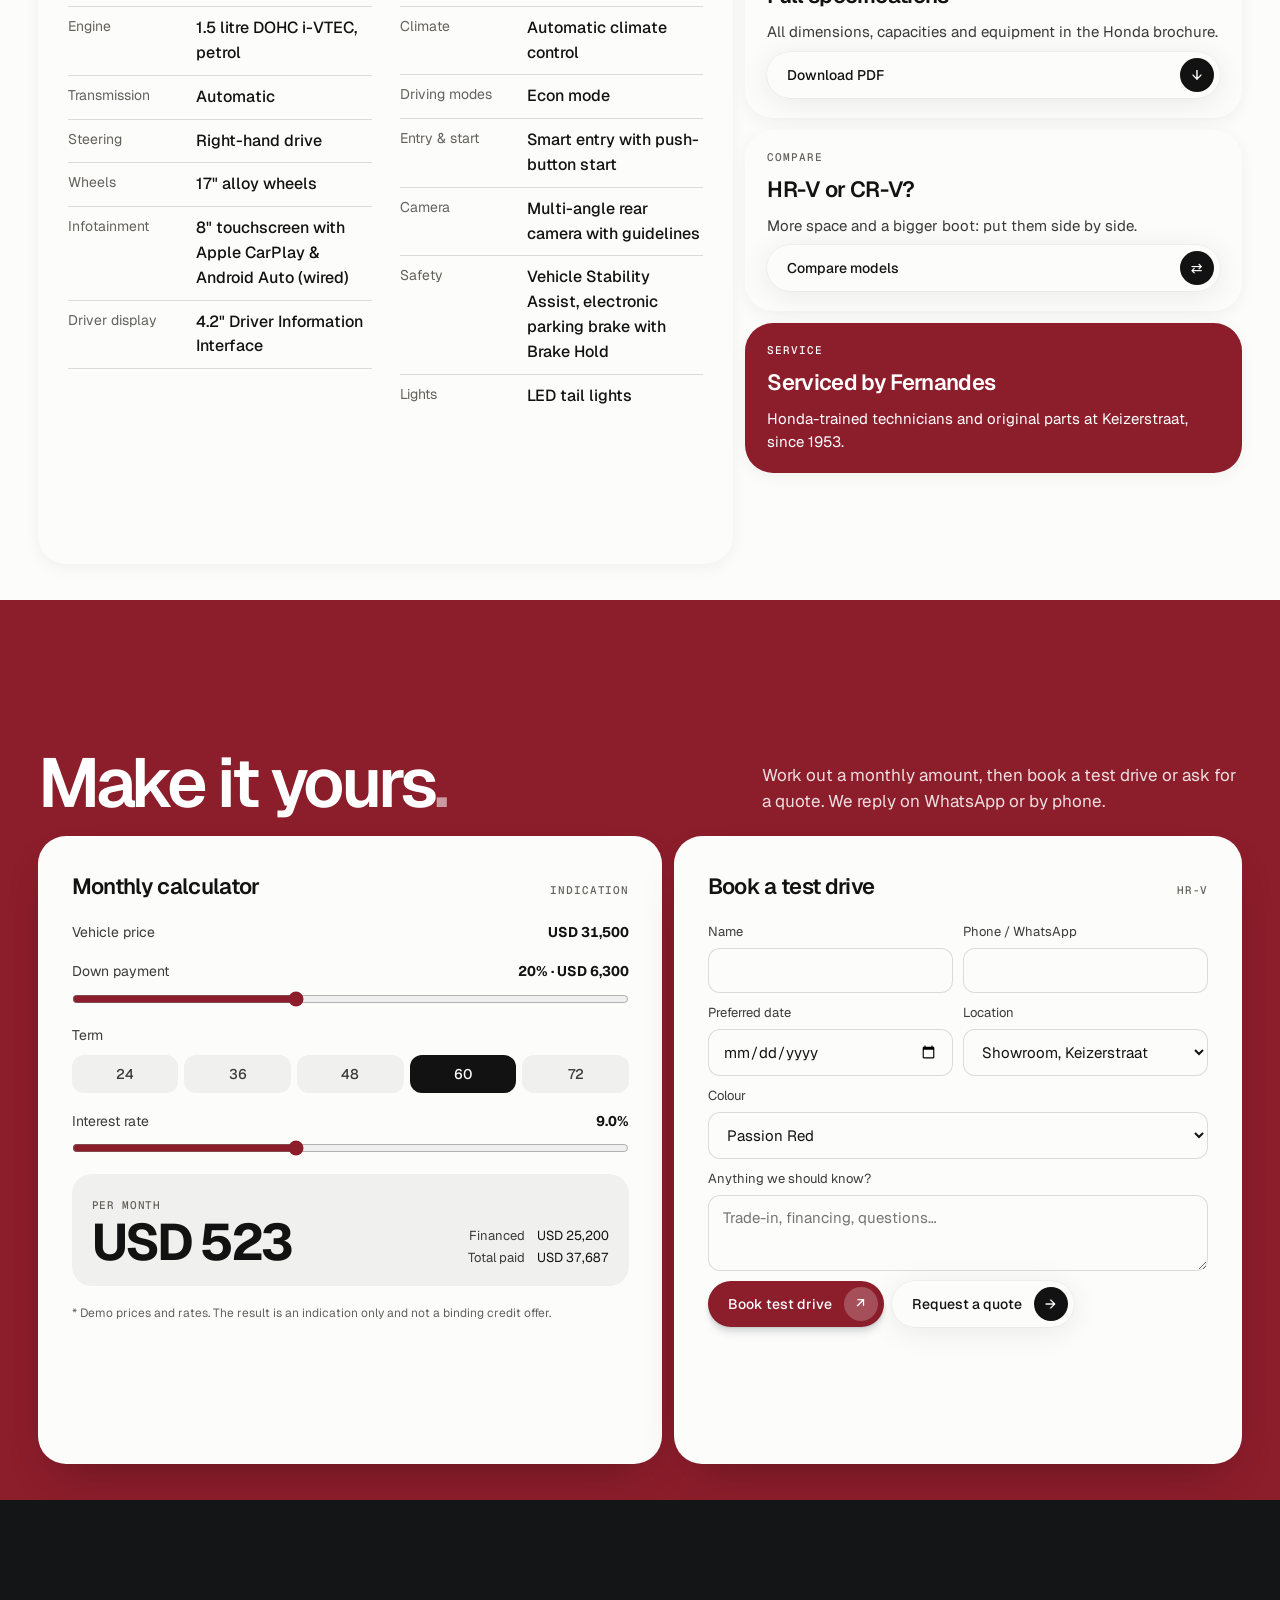
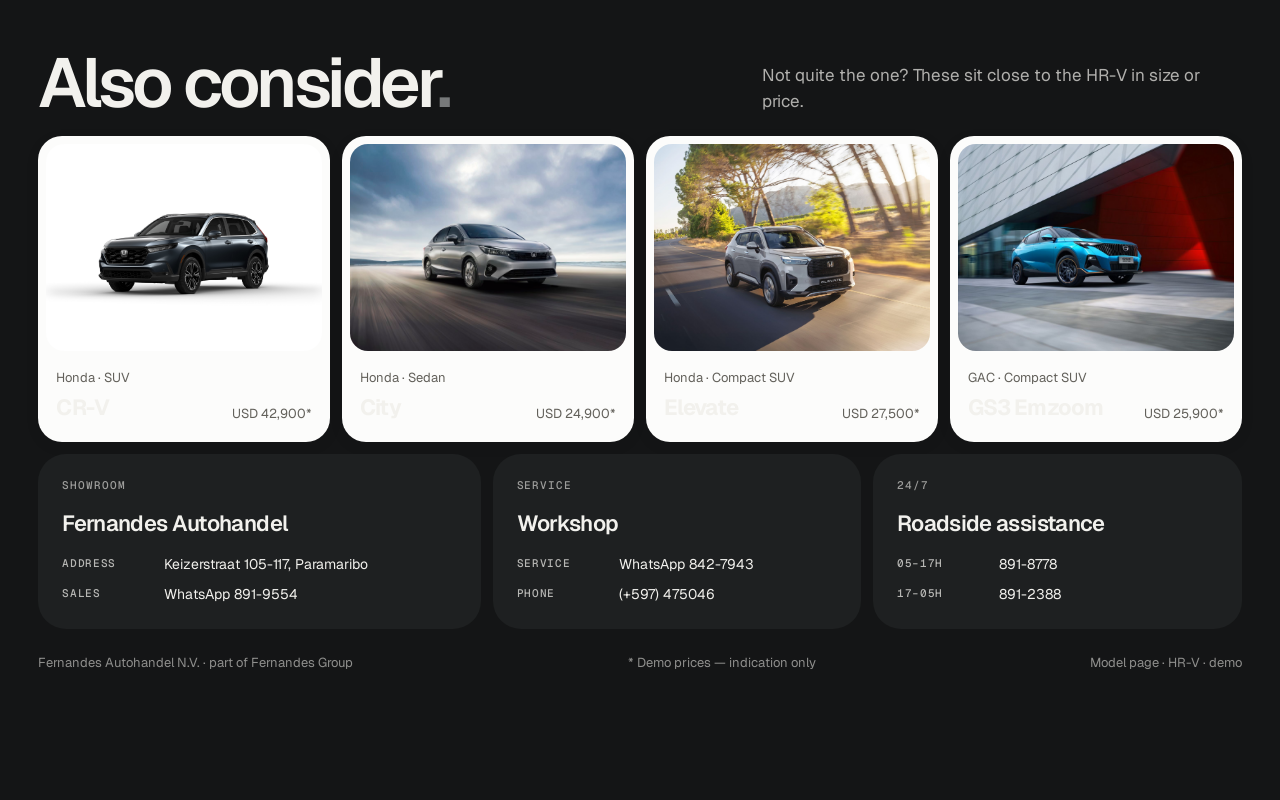
<file: hr-v.html>
<!doctype html>
<html lang="en">
<head>
<meta charset="utf-8">
<meta name="viewport" content="width=device-width, initial-scale=1">
<title>Honda HR-V — Fernandes Autohandel</title>
<meta name="description" content="Honda HR-V at Fernandes Autohandel, Paramaribo. Coupé looks, SUV space, right-hand drive. Colours, interior, safety, specs, monthly calculator and test drive.">
<link rel="preconnect" href="https://fonts.googleapis.com">
<link rel="preconnect" href="https://fonts.gstatic.com" crossorigin>
<link href="https://fonts.googleapis.com/css2?family=Geist:wght@400;500;600;700&family=Geist+Mono:wght@500&display=swap" rel="stylesheet">
<link rel="stylesheet" href="assets/css/ytbg.css?v=3">
<link rel="stylesheet" href="assets/css/f-base.css?v=3">
<link rel="stylesheet" href="assets/css/f-nav.css?v=11">
<link rel="stylesheet" href="assets/css/f-model.css?v=3">
<link rel="stylesheet" href="assets/css/f-compact.css?v=1">
<style>
  /* HR-V's own look: warm city stone, the accent follows the chosen paint colour */
  :root { --stone: #eeeae3; --paint: #8c1d2b; --paint-ink: #fff; }
</style>
</head>
<body class="page-model" data-on="dark" data-home="index.html" data-img="assets/img/">

<header class="nav">
  <a class="nav__logo" href="index.html"><img src="assets/img/brand/fernandes-logo-white.png" alt="Fernandes Autohandel N.V."></a>
  <nav class="nav__links" id="nav">
    <button class="nav__item" type="button" data-menu="drive" aria-expanded="false" aria-controls="mega-drive"><i></i>Drive<svg viewBox="0 0 12 12" fill="none" stroke="currentColor" stroke-width="1.6"><path d="M2.5 4.5 6 8l3.5-3.5"/></svg></button>
    <button class="nav__item" type="button" data-menu="work" aria-expanded="false" aria-controls="mega-work"><i></i>Work<svg viewBox="0 0 12 12" fill="none" stroke="currentColor" stroke-width="1.6"><path d="M2.5 4.5 6 8l3.5-3.5"/></svg></button>
    <a href="used.html">Used</a>
    <a href="rental-lease.html">Rental &amp; lease</a>
    <a href="service.html">Service</a>
    <a href="about.html">About</a>
    <a href="index.html#contact">Contact</a>
  </nav>
  <a class="btn" href="#price">Test drive <i>↗</i></a>
  <button class="btn menu-btn" data-menu-toggle aria-expanded="false" aria-controls="nav">Menu <i>≡</i></button>
</header>
<div class="mega" id="mega-drive" data-mega="drive" role="region" aria-label="Drive models"></div>
<div class="mega" id="mega-work" data-mega="work" role="region" aria-label="Work models"></div>

<nav class="mbar" aria-label="HR-V sections">
  <span class="mbar__name"><span class="paint-dot"></span>Honda HR-V</span>
  <div class="mbar__links">
    <a href="#design">Design</a>
    <a href="#colours">Colours</a>
    <a href="#interior">Interior</a>
    <a href="#safety">Safety</a>
    <a href="#specs">Specs</a>
    <a href="#price">Price</a>
  </div>
  <span class="mbar__price">from USD 31,500*</span>
  <a class="btn btn--paint" href="#price">Test drive <i>↗</i></a>
</nav>
<nav class="dots" aria-label="Sections"></nav>

<!-- 1 · Hero -->
<section class="block block--dark m-hero" id="overview" data-block="HR-V">
  <div class="ytbg" data-yt="xstt1aEP6-c" data-yt-mode="auto" data-yt-title="Honda HR-V"><img class="ytbg__poster" src="assets/img/honda/hr-v/hr-v-2022-rhd-exterior-493.jpg" alt="Honda HR-V on a city street"></div>
  <div class="m-hero__inner">
    <div>
      <span class="m-hero__kicker"><span class="paint-dot"></span>Honda · Compact SUV · Right-hand drive</span>
      <h1>HR-V</h1>
      <p class="m-hero__tag">Coupé looks. SUV space. Made for the city.</p>
    </div>
    <div class="m-hero__side">
      <div class="m-hero__facts">
        <div><b>1.5L</b><span>i-VTEC</span></div>
        <div><b>Auto</b><span>Transmission</span></div>
        <div><b>17"</b><span>Alloy wheels</span></div>
      </div>
      <div class="m-hero__price"><span class="mono">From</span><b>USD 31,500*</b></div>
      <div class="m-hero__ctas"><a class="btn btn--paint" href="#price">Book a test drive <i>↗</i></a><a class="btn btn--light" data-brochure href="#">Brochure <i>↓</i></a></div>
    </div>
  </div>
</section>

<!-- 2 · Design -->
<section class="block block--stone" id="design" data-block="Design">
  <div class="story">
    <div class="story__media" data-reveal><img src="assets/img/honda/hr-v/hr-v-2022-rhd-exterior-493.jpg" alt="Honda HR-V side view in the city"><span class="cap">Right-hand drive · as sold in Suriname</span></div>
    <div class="story__text">
      <div class="story__card" data-reveal>
        <span class="mono" style="color:var(--paint)">01 · Design</span>
        <h2 style="margin-top:12px">Turns the SUV into something sharper.</h2>
        <p>Versatile and sporty, the HR-V changes the way you look at an SUV: a coupé-like roofline, a clean, wide front and a stance made for the city.</p>
        <ul class="feat">
          <li><i>01</i><div><b>LED tail lights</b><span>A distinctive light signature and an energy-efficient brake light.</span></div></li>
          <li><i>02</i><div><b>17" alloy wheels</b><span>Standard on the 1.5 LX.</span></div></li>
        </ul>
      </div>
      <div class="story__img" data-reveal><img src="assets/img/honda/hr-v/hr-v-2022-rhd-exterior-495.jpg" alt="HR-V LED tail light" style="object-position:70% center"></div>
    </div>
  </div>
</section>

<!-- 3 · Colours -->
<section class="block block--white" id="colours" data-block="Colours">
  <div class="block__head" data-reveal>
    <h2 class="block__title block__title--sm">Pick your colour<span>.</span></h2>
    <div class="seg" role="group" aria-label="View"><button class="on" data-view="front">Front</button><button data-view="rear">Rear</button></div>
  </div>
  <div class="conf" data-reveal>
    <div class="conf__stage">
      <div class="conf__ghost" aria-hidden="true">HR-V</div>
      <div class="conf__car" id="car"></div>
    </div>
    <div class="conf__bar">
      <div class="swatches" id="swatches"></div>
      <span class="mono muted" id="colour-note">All four colours available on order</span>
    </div>
  </div>
</section>

<!-- 4 · Interior -->
<section class="block block--dark" id="interior" data-block="Interior">
  <div class="block__head" data-reveal>
    <h2 class="block__title block__title--sm">A class above<span>, inside.</span></h2>
    <p class="block__lede">A clean, horizontal dashboard, right-hand drive, and the things you actually use within reach.</p>
  </div>
  <div class="gal" data-reveal>
    <figure><img src="assets/img/honda/hr-v/hr-v-2022-rhd-interior-501.jpg" alt="HR-V dashboard, right-hand drive"><figcaption><b>Right-hand drive cabin</b><span>Built for driving on the left, like at home.</span></figcaption></figure>
    <figure><img src="assets/img/honda/hr-v/hr-v-2022-rhd-interior-504.jpg" alt="HR-V 8 inch touchscreen"><figcaption><b>8" touchscreen</b><span>Pair your phone and take calls hands-free via Bluetooth.</span></figcaption></figure>
    <figure><img src="assets/img/honda/hr-v/hr-v-2022-rhd-interior-502.jpg" alt="HR-V centre console"><figcaption><b>Centre console</b><span>A power outlet and two USB ports.</span></figcaption></figure>
  </div>
</section>

<!-- 5 · Safety -->
<section class="block block--stone" id="safety" data-block="Safety">
  <div class="block__head" data-reveal>
    <h2 class="block__title block__title--sm">Confidence,<span> built in.</span></h2>
    <p class="block__lede">Helpful technology that keeps you calm in traffic, in tight car parks and on wet roads.</p>
  </div>
  <div class="cards3" data-reveal>
    <article class="c3"><div class="c3__img"><img src="assets/img/honda/hr-v/hr-v-2022-rhd-interior-503.jpg" alt="Multi-angle rear camera on screen"></div><div class="c3__body"><i>Parking</i><h4>Multi-angle rear camera</h4><p>Normal, wide and top-down views, so you see more of what's behind you when reversing.</p></div></article>
    <article class="c3"><div class="c3__img"><img class="contain" src="assets/img/honda/hr-v/5298.jpg" alt="Vehicle Stability Assist diagram"></div><div class="c3__body"><i>Stability</i><h4>Vehicle Stability Assist</h4><p>In understeer or oversteer, VSA can brake individual wheels and reduce engine power to help keep your intended line.</p></div></article>
    <article class="c3"><div class="c3__img"><img src="assets/img/honda/hr-v/hr-v-2022-rhd-interior-502.jpg" alt="Electronic parking brake switch" style="object-position:30% center"></div><div class="c3__body"><i>Convenience</i><h4>Electronic parking brake</h4><p>Releases automatically when you pull away, and Brake Hold keeps you stopped without your foot on the pedal.</p></div></article>
  </div>
</section>

<!-- 6 · Specs -->
<section class="block block--white" id="specs" data-block="Specs">
  <div class="block__head" data-reveal>
    <h2 class="block__title block__title--sm">Specifications<span>.</span></h2>
    <p class="block__lede">One well-equipped version, ready for Surinamese roads and the Fernandes workshop behind it.</p>
  </div>
  <div class="specs" data-reveal>
    <div class="specs__table">
      <h4>HR-V 1.5 LX AT <span class="mono muted">Version</span></h4>
      <div class="specs2"><table>
        <tr><td>Engine</td><td>1.5 litre DOHC i-VTEC, petrol</td></tr>
        <tr><td>Transmission</td><td>Automatic</td></tr>
        <tr><td>Steering</td><td>Right-hand drive</td></tr>
        <tr><td>Wheels</td><td>17" alloy wheels</td></tr>
        <tr><td>Infotainment</td><td>8" touchscreen with Apple CarPlay &amp; Android Auto (wired)</td></tr>
        <tr><td>Driver display</td><td>4.2" Driver Information Interface</td></tr>
        <tr><td>Climate</td><td>Automatic climate control</td></tr>
        <tr><td>Driving modes</td><td>Econ mode</td></tr>
        <tr><td>Entry &amp; start</td><td>Smart entry with push-button start</td></tr>
        <tr><td>Camera</td><td>Multi-angle rear camera with guidelines</td></tr>
        <tr><td>Safety</td><td>Vehicle Stability Assist, electronic parking brake with Brake Hold</td></tr>
        <tr><td>Lights</td><td>LED tail lights</td></tr>
      </table></div>
    </div>
    <div class="specs__side">
      <div class="tile"><span class="mono muted">Brochure</span><h4>Full specifications</h4><p>All dimensions, capacities and equipment in the Honda brochure.</p><a class="btn btn--light" data-brochure href="#">Download PDF <i>↓</i></a></div>
      <div class="tile"><span class="mono muted">Compare</span><h4>HR-V or CR-V?</h4><p>More space and a bigger boot: put them side by side.</p><a class="btn btn--light" href="compare.html?m=hr-v,cr-v">Compare models <i>⇄</i></a></div>
      <div class="tile tile--paint"><span class="mono">Service</span><h4>Serviced by Fernandes</h4><p>Honda-trained technicians and original parts at Keizerstraat, since 1953.</p></div>
    </div>
  </div>
</section>

<!-- 7 · Price, calculator and test drive -->
<section class="block m-price" id="price" data-block="Price">
  <div class="block__head" data-reveal>
    <h2 class="block__title block__title--sm">Make it yours<span>.</span></h2>
    <p class="block__lede">Work out a monthly amount, then book a test drive or ask for a quote. We reply on WhatsApp or by phone.</p>
  </div>
  <div class="pgrid">
    <div class="panel calc" data-reveal>
      <h4>Monthly calculator <span class="mono muted">Indication</span></h4>
      <div class="calc__row"><label>Vehicle price <b id="c-price">USD 31,500</b></label></div>
      <div class="calc__row"><label for="c-down">Down payment <b id="c-down-out">20% · USD 6,300</b></label><input id="c-down" type="range" min="0" max="50" step="5" value="20"></div>
      <div class="calc__row"><label>Term</label><div class="terms" id="c-terms"><button data-m="24">24</button><button data-m="36">36</button><button data-m="48">48</button><button data-m="60" class="on">60</button><button data-m="72">72</button></div></div>
      <div class="calc__row"><label for="c-rate">Interest rate <b id="c-rate-out">9.0%</b></label><input id="c-rate" type="range" min="5" max="15" step="0.5" value="9"></div>
      <div class="calc__out">
        <div><small>Per month</small><div class="big" id="c-month">USD 523</div></div>
        <dl><dt>Financed</dt><dd id="c-fin">USD 25,200</dd><dt>Total paid</dt><dd id="c-total">USD 31,380</dd></dl>
      </div>
      <p class="disclaimer">* Demo prices and rates. The result is an indication only and not a binding credit offer.</p>
    </div>
    <div class="panel" data-reveal>
      <h4>Book a test drive <span class="mono muted">HR-V</span></h4>
      <form class="form" id="td-form" novalidate>
        <label>Name<input name="name" autocomplete="name" required></label>
        <label>Phone / WhatsApp<input name="phone" type="tel" autocomplete="tel" required></label>
        <label>Preferred date<input name="date" type="date"></label>
        <label>Location<select name="loc"><option>Showroom, Keizerstraat</option><option>At my home or office</option></select></label>
        <label class="full">Colour<select name="colour" id="td-colour"></select></label>
        <label class="full">Anything we should know?<textarea name="msg" placeholder="Trade-in, financing, questions…"></textarea></label>
        <div class="full" style="display:flex;gap:8px;flex-wrap:wrap"><button class="btn btn--paint" type="submit">Book test drive <i>↗</i></button><button class="btn btn--light" type="button" id="quote-btn">Request a quote <i>→</i></button></div>
        <p class="form__ok full" role="status">Thanks! In the live site this goes to the sales team, who will contact you on WhatsApp. (Demo: nothing was sent.)</p>
      </form>
    </div>
  </div>
</section>

<!-- 8 · Related + contact -->
<section class="block block--dark" id="more" data-block="More">
  <div class="block__head" data-reveal>
    <h2 class="block__title block__title--sm">Also consider<span>.</span></h2>
    <p class="block__lede">Not quite the one? These sit close to the HR-V in size or price.</p>
  </div>
  <div class="rel" id="related" data-reveal></div>
  <div class="contact" style="margin-top:12px;flex:0" data-reveal>
    <div class="loc"><span class="mono" style="opacity:.6">Showroom</span><h4>Fernandes Autohandel</h4><dl><dt>Address</dt><dd>Keizerstraat 105-117, Paramaribo</dd><dt>Sales</dt><dd>WhatsApp 891-9554</dd></dl></div>
    <div class="loc"><span class="mono" style="opacity:.6">Service</span><h4>Workshop</h4><dl><dt>Service</dt><dd>WhatsApp 842-7943</dd><dt>Phone</dt><dd>(+597) 475046</dd></dl></div>
    <div class="loc"><span class="mono" style="opacity:.6">24/7</span><h4>Roadside assistance</h4><dl><dt>05–17h</dt><dd><a href="tel:+5978918778">891-8778</a></dd><dt>17–05h</dt><dd><a href="tel:+5978912388">891-2388</a></dd></dl></div>
  </div>
  <div class="legal"><span>Fernandes Autohandel N.V. · part of Fernandes Group</span><span>* Demo prices — indication only</span><span>Model page · HR-V · demo</span></div>
</section>

<script src="assets/data/models.js?v=9"></script>
<script src="assets/js/ytbg.js?v=3"></script>
<script src="assets/js/f-base.js?v=3"></script>
<script src="assets/js/f-nav.js?v=11"></script>
<script src="assets/js/f-model.js?v=3"></script>
<script>
  FAHModel({
    id: 'hr-v',
    price: 31500,
    imgBase: 'assets/img/honda/hr-v/',
    brochure: 'assets/brochures/honda-hr-v.pdf',
    colours: [
      { name: 'Passion Red',            finish: 'Pearl',    hex: '#8c1d2b', ink: '#fff',    front: '13466.jpg', rear: '13478.jpg' },
      { name: 'Crystal Black Pearl',    finish: 'Pearl',    hex: '#18191c', ink: '#fff',    front: '13465.jpg', rear: '13477.jpg' },
      { name: 'Modern Steel Metallic',  finish: 'Metallic', hex: '#4b5058', ink: '#fff',    front: '13498.jpg', rear: '13479.jpg' },
      { name: 'White Orchid Pearl',     finish: 'Pearl',    hex: '#e9e7e1', ink: '#121212', front: '13471.jpg', rear: '13481.jpg', accent: '#7a6f5f' }
    ],
    related: ['cr-v', 'city', 'elevate', 'gs3']
  });
</script>
</body>
</html>
</file>
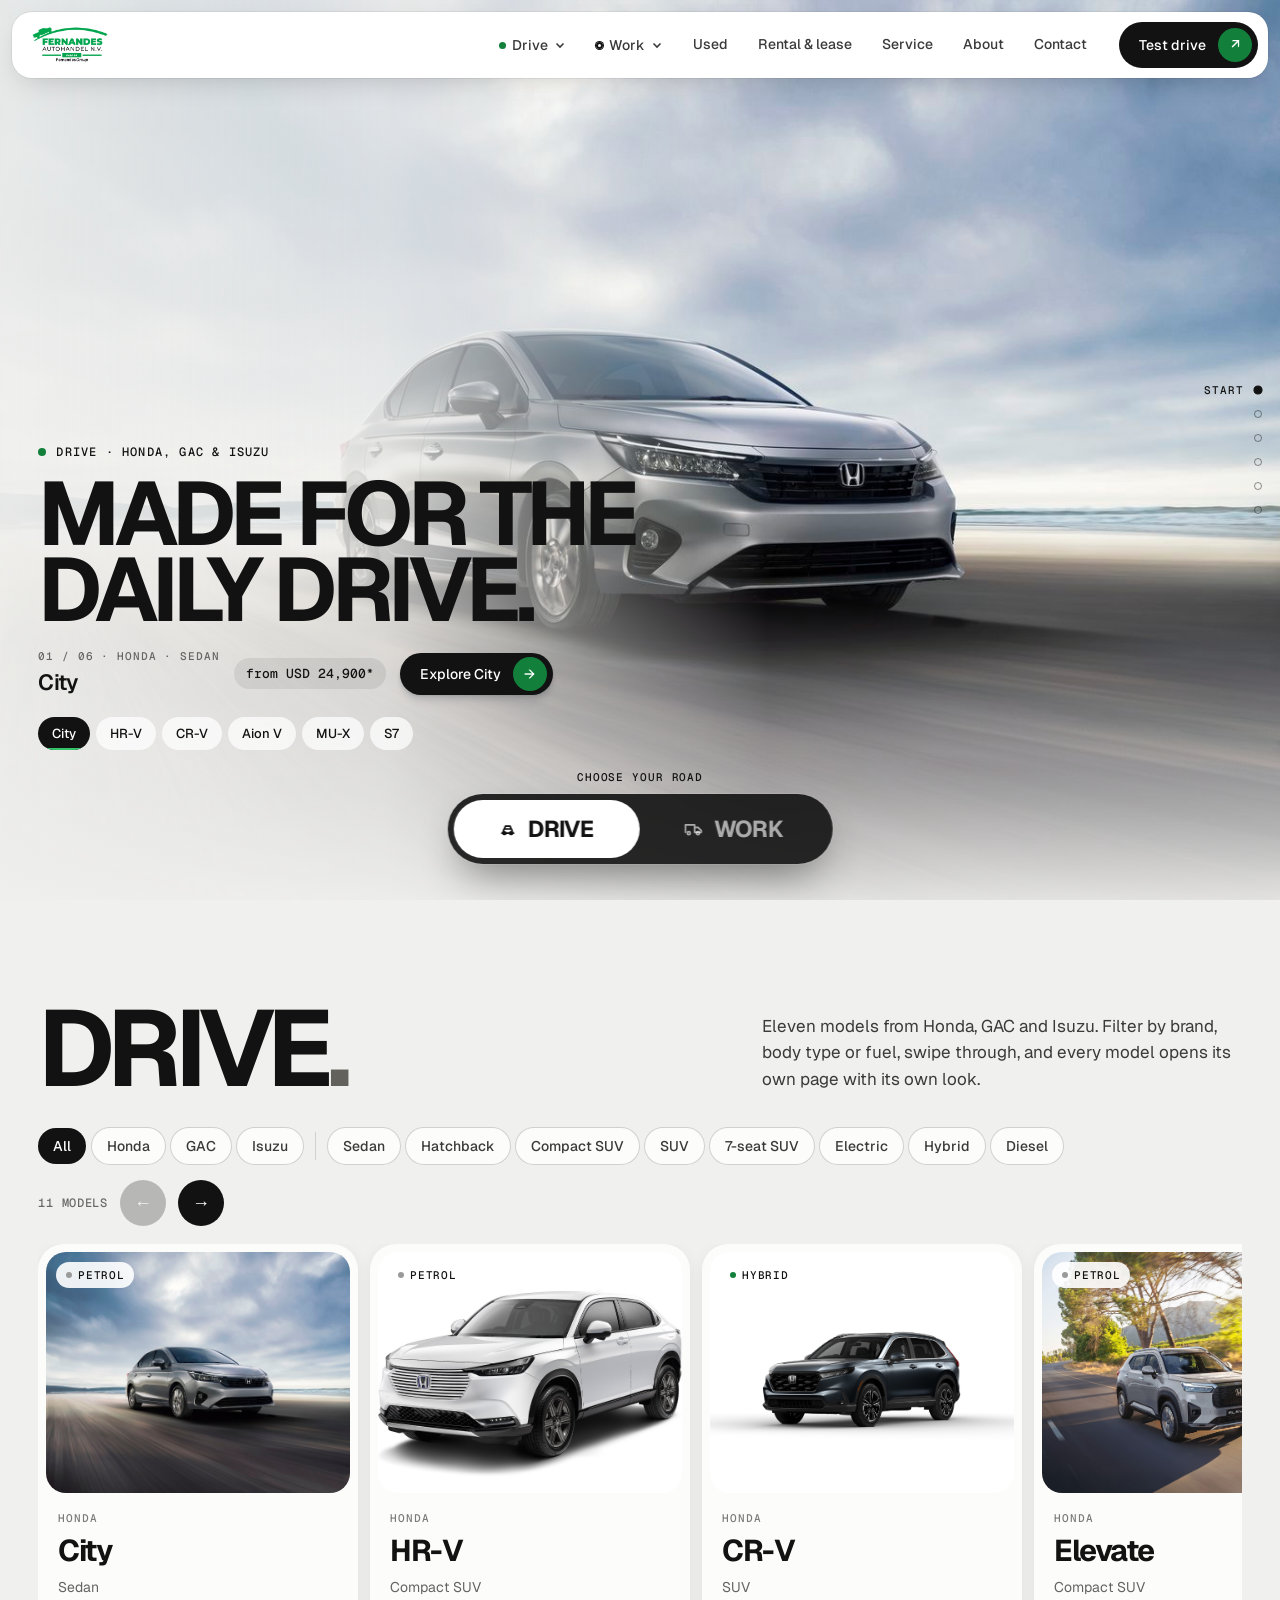
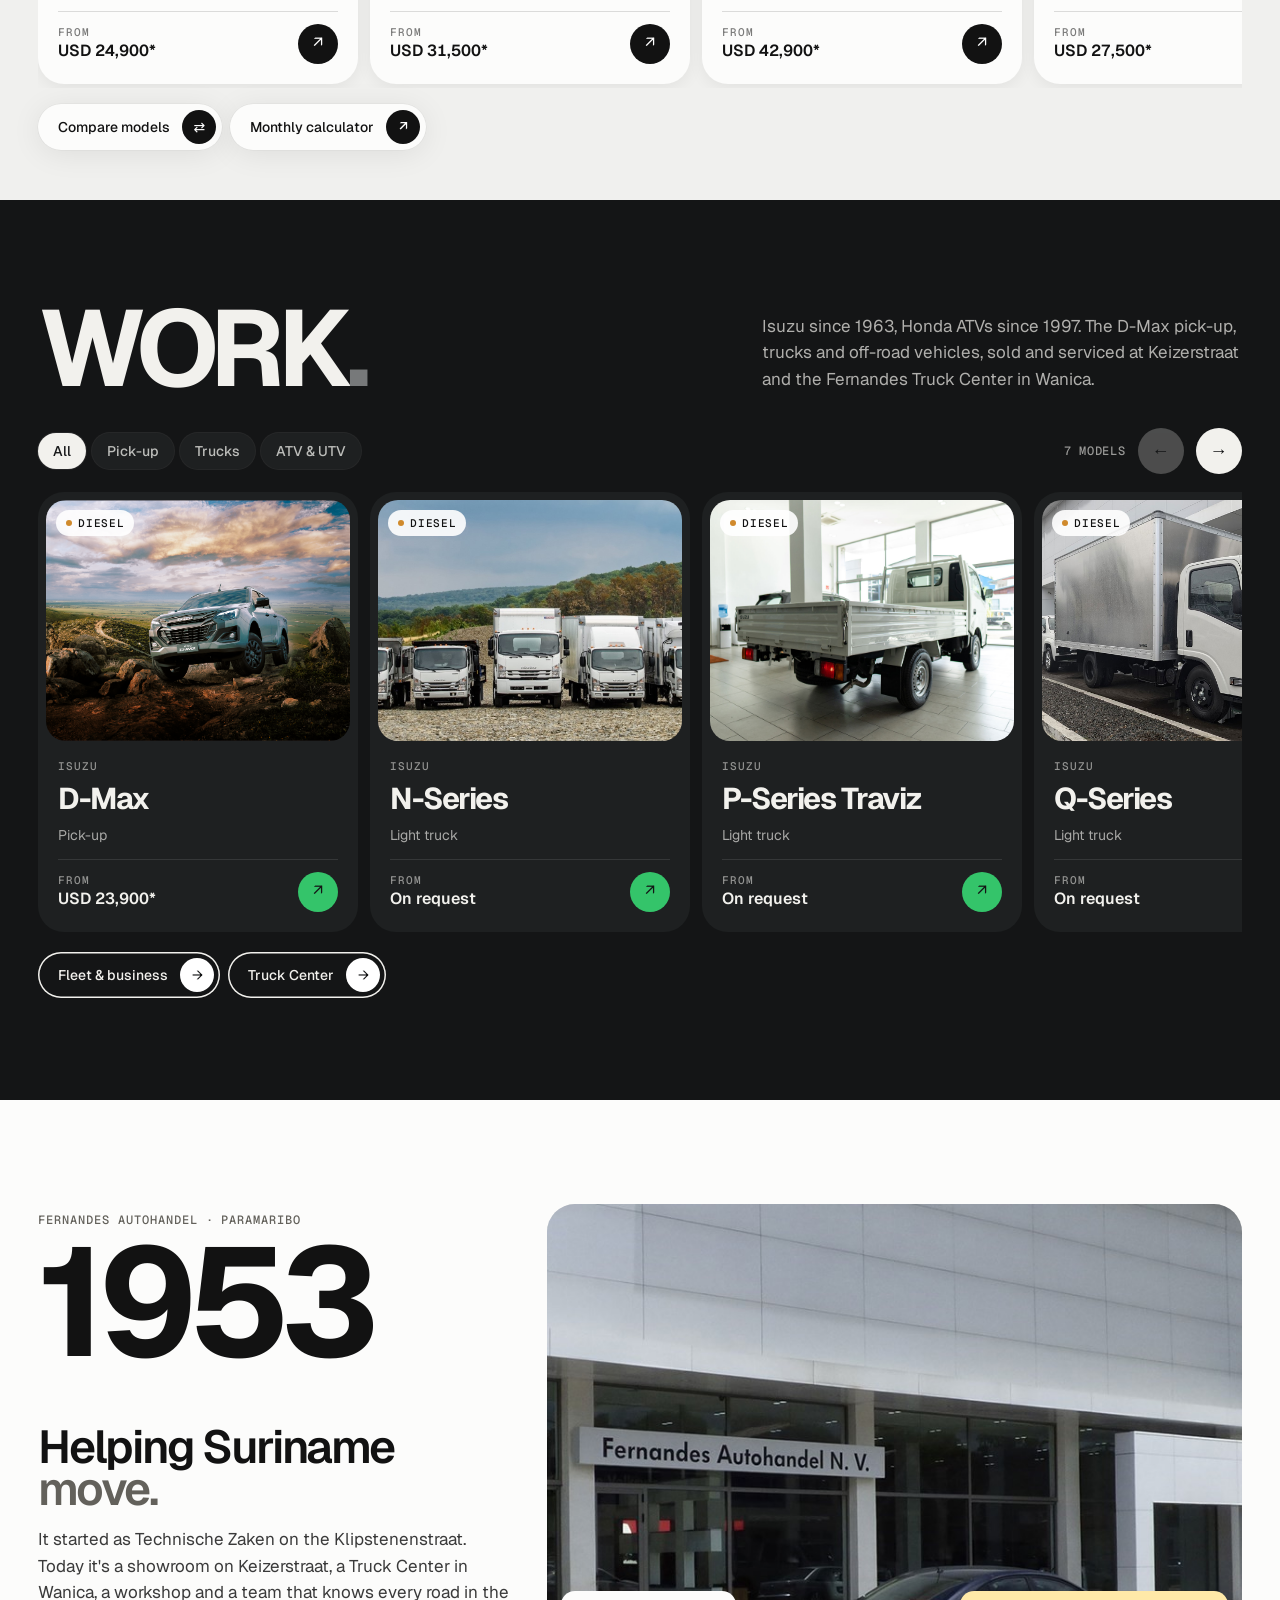
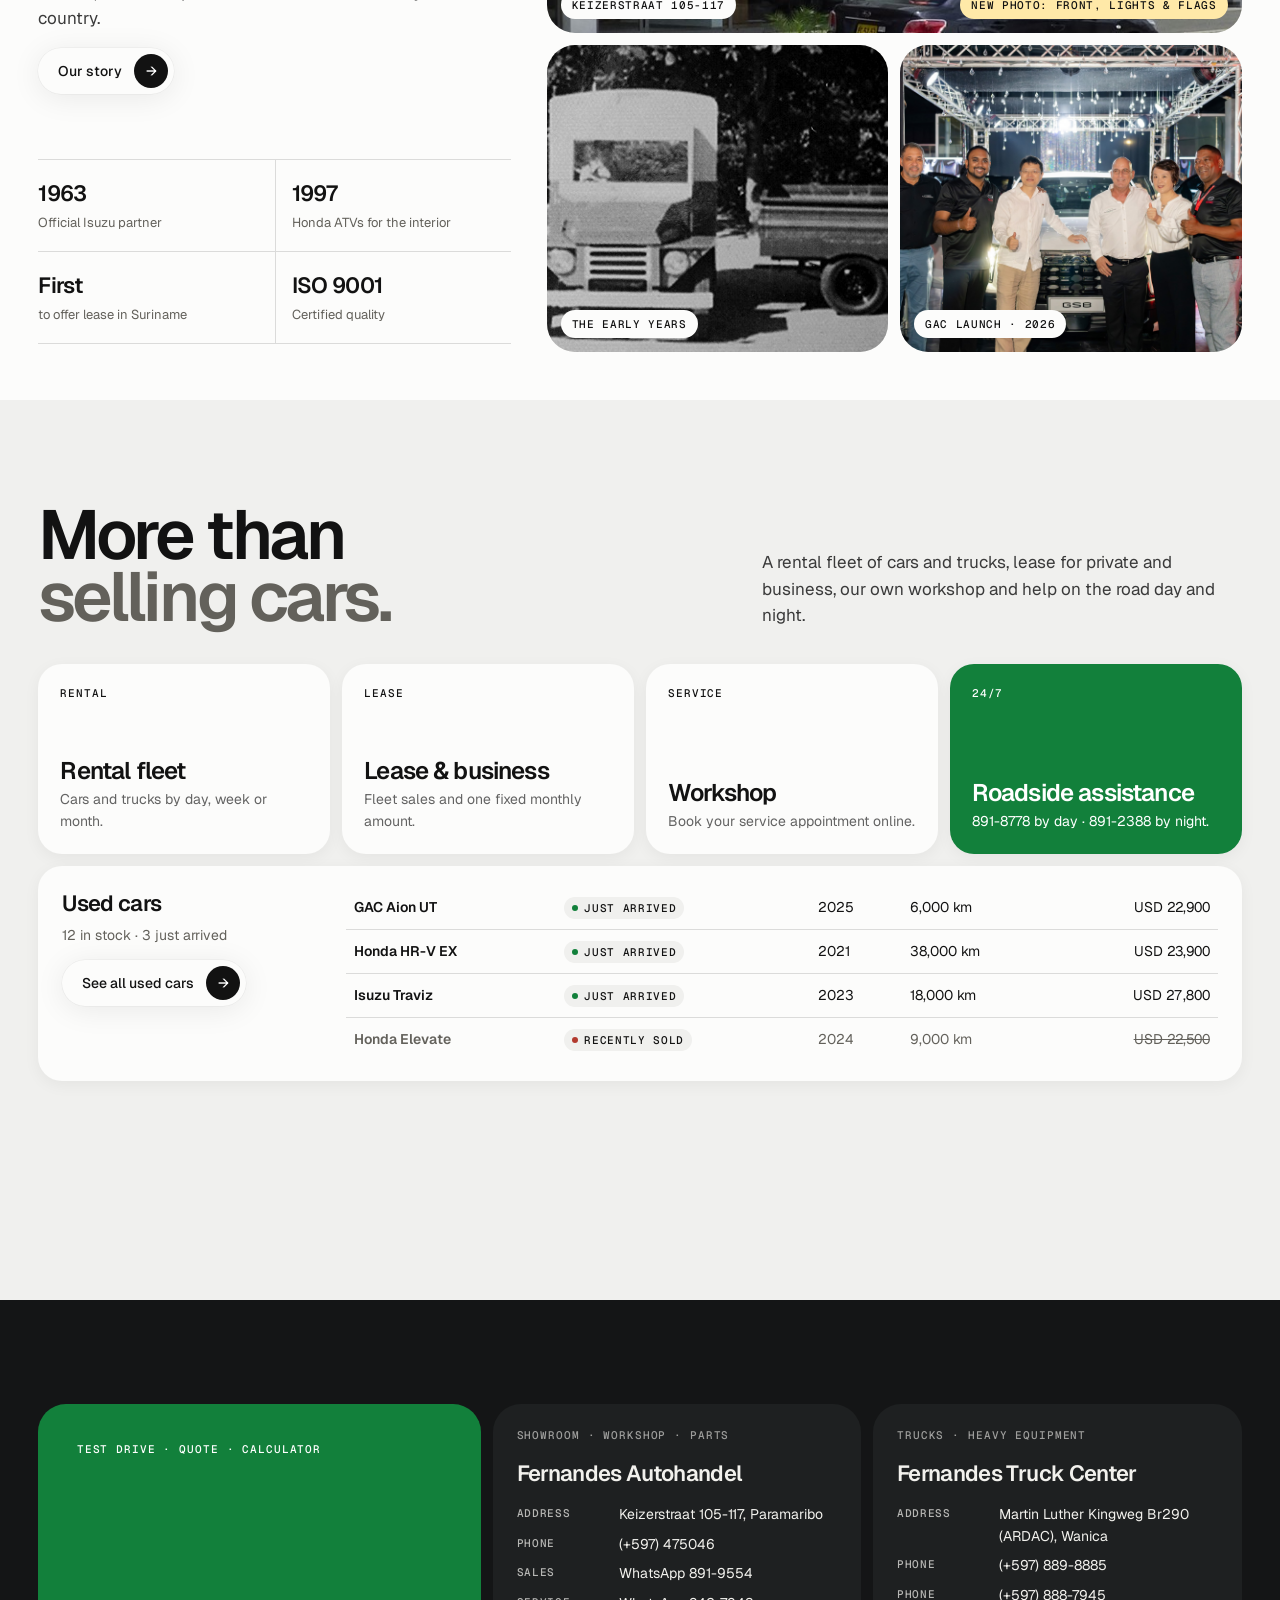
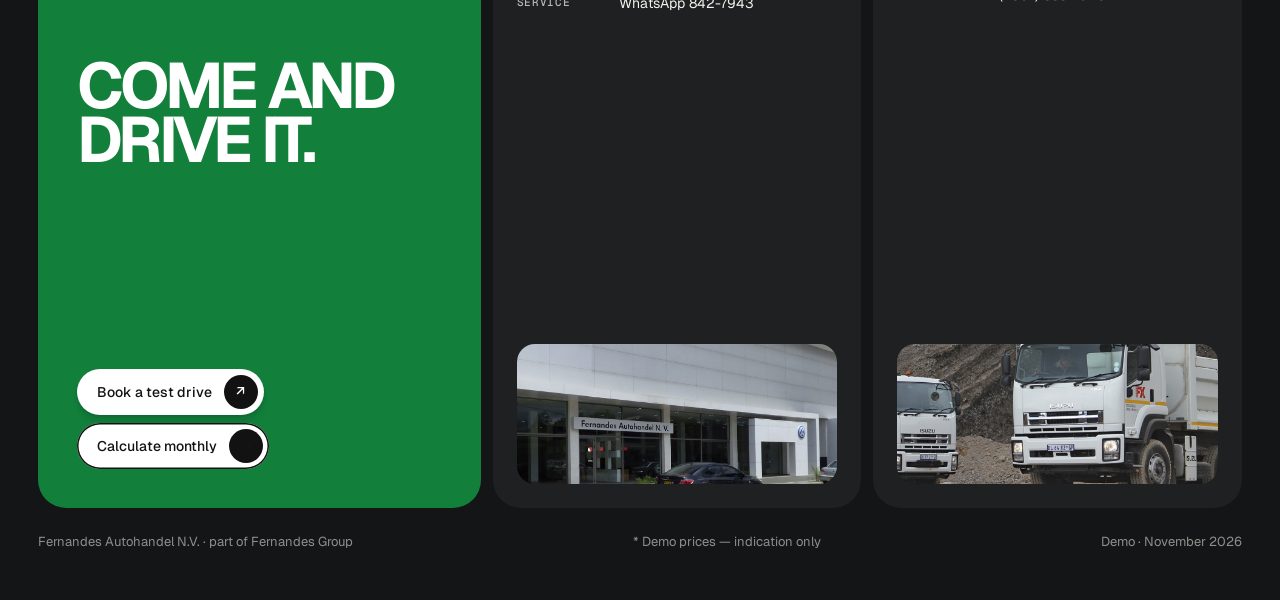
<file: index-white.html>
<!doctype html>
<html lang="en">
<head>
<meta charset="utf-8">
<meta name="viewport" content="width=device-width, initial-scale=1">
<title>Fernandes Autohandel — Honda, GAC &amp; Isuzu in Suriname (white)</title>
<meta name="description" content="Fernandes Autohandel, Paramaribo, since 1953. New Honda, GAC and Isuzu vehicles, trucks, ATVs, used cars, rental, lease and service.">
<link rel="preconnect" href="https://fonts.googleapis.com">
<link rel="preconnect" href="https://fonts.gstatic.com" crossorigin>
<link href="https://fonts.googleapis.com/css2?family=Geist:wght@400;500;600;700&family=Geist+Mono:wght@500&display=swap" rel="stylesheet">
<link rel="stylesheet" href="assets/css/ytbg.css?v=3">
<link rel="stylesheet" href="assets/css/f-base.css?v=3">
<link rel="stylesheet" href="assets/css/f-nav.css?v=11">
<link rel="stylesheet" href="assets/css/f-white.css?v=4">
<link rel="stylesheet" href="assets/css/f-compact.css?v=1">
<style>
  /* ================= Hero: switch + video reel per world ================= */
  .hero { padding: 0; }
  .layer { position: absolute; inset: 0; z-index: 1; isolation: isolate; display: flex; flex-direction: column; justify-content: flex-end; padding: 110px var(--gutter) 150px; }
  .layer--work { z-index: 2; color: var(--on-work); clip-path: circle(0% at 50% calc(100% - 82px)); transition: clip-path 1.1s cubic-bezier(.7,0,.2,1); }
  .hero[data-mode="work"] .layer--work { clip-path: circle(150% at 50% calc(100% - 82px)); }
  .layer--drive { color: var(--ink); }
  .reel { position: absolute; inset: 0; z-index: 0; background: #000; }
  .slide { position: absolute; inset: 0; opacity: 0; transition: opacity 1.1s ease; }
  .slide.on { opacity: 1; }
  .slide > img { position: absolute; inset: 0; width: 100%; height: 100%; object-fit: cover; }
  .slide.on > img, .slide.on .ytbg.is-static .ytbg__poster { animation: ytbg-kenburns 14s ease-in-out infinite alternate; }
  .slide .ytbg { background: transparent; }
  .layer::after { content: ''; position: absolute; inset: 0; z-index: 1; pointer-events: none; }
  .layer--drive::after { background: linear-gradient(90deg, rgba(240,240,238,.95) 0%, rgba(240,240,238,.78) 30%, rgba(240,240,238,0) 60%), linear-gradient(0deg, rgba(240,240,238,.92) 0%, rgba(240,240,238,0) 34%); }
  .layer--work::after { background: linear-gradient(90deg, rgba(20,21,22,.93) 0%, rgba(20,21,22,.66) 32%, rgba(20,21,22,0) 62%), linear-gradient(0deg, rgba(20,21,22,.93) 0%, rgba(20,21,22,0) 34%); }
  .layer > *:not(.reel) { position: relative; z-index: 2; }
  .kicker { display: inline-flex; align-items: center; gap: 10px; font: 500 12px var(--mono); letter-spacing: .1em; text-transform: uppercase; margin-bottom: 16px; }
  .kicker i { width: 8px; height: 8px; border-radius: 50%; background: var(--accent); }
  .layer--work .kicker i { background: var(--accent-2); }
  .layer h1, .layer h2.h1 { font-size: clamp(50px, 7vw, 116px); font-weight: 700; letter-spacing: -.06em; line-height: .84; text-transform: uppercase; max-width: 10ch; }
  .now { display: flex; align-items: center; gap: 14px; flex-wrap: wrap; margin: 22px 0 18px; min-height: 46px; }
  .now__name { font-size: 22px; font-weight: 600; letter-spacing: -.03em; }
  .now__name small { display: block; font: 500 11px var(--mono); letter-spacing: .08em; text-transform: uppercase; opacity: .6; margin-bottom: 2px; }
  .now__price { font: 500 13px var(--mono); padding: 7px 12px; border-radius: 999px; background: rgba(18,18,18,.08); }
  .layer--work .now__price { background: rgba(255,255,255,.12); }
  .now .btn { height: 42px; }
  .layer--work .now .btn { background: var(--on-work); color: var(--work); }
  .layer--work .now .btn i { background: var(--accent-2); color: var(--work); }
  .tabs-reel { display: flex; gap: 6px; flex-wrap: wrap; max-width: 640px; }
  .tabs-reel button { position: relative; overflow: hidden; border: 0; cursor: pointer; font: 500 13px var(--sans); padding: 8px 14px; border-radius: 999px; background: rgba(255,255,255,.72); color: var(--ink); backdrop-filter: blur(8px); -webkit-backdrop-filter: blur(8px); transition: background .25s, color .25s; }
  .layer--work .tabs-reel button { background: rgba(255,255,255,.1); color: var(--on-work); }
  .tabs-reel button.on { background: var(--ink); color: #fff; }
  .layer--work .tabs-reel button.on { background: var(--on-work); color: var(--work); }
  .tabs-reel button.on::after { content: ''; position: absolute; left: 0; bottom: 0; height: 2px; width: 100%; background: var(--accent-2); transform-origin: left; animation: reelbar var(--dur, 9s) linear forwards; }
  @keyframes reelbar { from { transform: scaleX(0); } to { transform: scaleX(1); } }

  .switch-wrap { position: absolute; z-index: 5; left: 50%; bottom: 36px; transform: translateX(-50%); display: flex; flex-direction: column; align-items: center; gap: 10px; }
  .switch-wrap .mono { color: var(--ink); transition: color .6s; }
  .hero[data-mode="work"] .switch-wrap .mono { color: var(--on-work); }
  .switch { position: relative; display: grid; grid-template-columns: 1fr 1fr; padding: 6px; border-radius: 999px; background: rgba(18,18,18,.9); backdrop-filter: blur(12px); -webkit-backdrop-filter: blur(12px); box-shadow: 0 0 0 1px rgba(255,255,255,.1), 0 20px 40px -12px rgba(0,0,0,.45); }
  .switch button { position: relative; z-index: 1; border: 0; background: none; color: rgba(255,255,255,.62); font: 700 clamp(18px, 1.8vw, 24px) var(--sans); letter-spacing: -.03em; text-transform: uppercase; padding: 14px clamp(28px, 3.4vw, 48px); cursor: pointer; transition: color .4s; display: flex; align-items: center; gap: 10px; }
  .switch button svg { width: 20px; height: 20px; }
  .switch button[aria-pressed="true"] { color: var(--ink); }
  .switch .knob { position: absolute; top: 6px; bottom: 6px; left: 6px; width: calc(50% - 6px); border-radius: 999px; background: #fff; transition: transform .6s cubic-bezier(.7,0,.2,1), background .6s; }
  .hero[data-mode="work"] .switch .knob { transform: translateX(100%); background: var(--accent-2); }
  .hero[data-mode="work"] .switch button[aria-pressed="true"] { color: var(--work); }

  /* ================= Drive / Work: filterable model rail ================= */
  .range__bar { display: flex; justify-content: space-between; align-items: center; gap: 16px; flex-wrap: wrap; margin-bottom: 18px; }
  .filters { display: flex; gap: 6px; flex-wrap: wrap; }
  .filters button { font: 500 14px var(--sans); border: 0; cursor: pointer; padding: 9px 15px; border-radius: 999px; background: var(--white); color: var(--ink-2); box-shadow: 0 0 0 1px var(--rule); transition: background .2s, color .2s; }
  .filters button:hover { color: var(--ink); }
  .filters button.on { background: var(--ink); color: #fff; box-shadow: none; }
  .filters .sep { width: 1px; background: var(--rule); margin: 4px 6px; }
  .block--dark .filters button { background: var(--work-2); color: rgba(242,241,237,.75); box-shadow: 0 0 0 1px rgba(255,255,255,.08); }
  .block--dark .filters button.on { background: var(--on-work); color: var(--work); }
  .range__nav { display: flex; align-items: center; gap: 12px; }
  .range__count { font: 500 12px var(--mono); letter-spacing: .06em; text-transform: uppercase; opacity: .6; }
  .arrow { width: 46px; height: 46px; border-radius: 50%; border: 0; cursor: pointer; display: grid; place-items: center; background: var(--ink); color: #fff; font-size: 18px; transition: transform .2s, opacity .2s; }
  .arrow:active { transform: scale(.94); }
  .arrow:disabled { opacity: .25; cursor: default; }
  .block--dark .arrow { background: var(--on-work); color: var(--work); }
  .rail { display: grid; grid-auto-flow: column; grid-auto-columns: clamp(270px, 25vw, 360px); gap: 12px; overflow-x: auto; scroll-snap-type: x mandatory; scrollbar-width: none; padding-bottom: 4px; flex: 1; min-height: 0; }
  .rail::-webkit-scrollbar { display: none; }
  .card { scroll-snap-align: start; display: flex; flex-direction: column; border-radius: 26px; overflow: hidden; background: var(--white); box-shadow: 0 4px 16px rgba(0,0,0,.06); transition: transform .3s var(--ease); min-height: 440px; }
  .block--dark .card { background: var(--work-2); box-shadow: none; }
  .card:hover { transform: translateY(-4px); }
  .card[hidden] { display: none; }
  .card__img { position: relative; flex: 1; min-height: 220px; overflow: hidden; margin: 8px; border-radius: 20px; }
  .card__img img { position: absolute; inset: 0; width: 100%; height: 100%; object-fit: cover; transition: transform .8s var(--ease); }
  .card:hover .card__img img { transform: scale(1.05); }
  .card__power { position: absolute; left: 10px; top: 10px; font: 500 11px var(--mono); letter-spacing: .06em; text-transform: uppercase; padding: 6px 10px; border-radius: 999px; background: rgba(255,255,255,.9); color: var(--ink); display: inline-flex; align-items: center; gap: 6px; }
  .card__power::before { content: ''; width: 6px; height: 6px; border-radius: 50%; background: #9a9a9a; }
  .card__power[data-p="Electric"]::before { background: #2f9bff; }
  .card__power[data-p*="ybrid"]::before { background: var(--accent); }
  .card__power[data-p="Diesel"]::before { background: #d08a2c; }
  .card__body { padding: 10px 20px 20px; display: flex; flex-direction: column; gap: 12px; }
  .card__brand { font: 500 11px var(--mono); letter-spacing: .08em; text-transform: uppercase; opacity: .55; }
  .card h3 { font-size: 30px; font-weight: 700; letter-spacing: -.05em; line-height: .95; }
  .card__type { font-size: 14px; opacity: .65; }
  .card__foot { display: flex; justify-content: space-between; align-items: center; gap: 10px; padding-top: 12px; border-top: 1px solid var(--rule); }
  .block--dark .card__foot { border-color: rgba(255,255,255,.1); }
  .card__price { font-weight: 600; font-variant-numeric: tabular-nums; }
  .card__price small { display: block; font: 500 11px var(--mono); letter-spacing: .08em; text-transform: uppercase; opacity: .55; }
  .card__go { width: 40px; height: 40px; border-radius: 50%; display: grid; place-items: center; background: var(--ink); color: #fff; transition: transform .35s var(--ease); }
  .block--dark .card__go { background: var(--accent-2); color: var(--work); }
  .card:hover .card__go { transform: rotate(-45deg); }
  .range__more { display: flex; gap: 8px; flex-wrap: wrap; margin-top: 16px; }

  @media (max-width: 760px) {
    .layer { padding-bottom: 140px; justify-content: flex-end; }
    .layer--drive::after { background: linear-gradient(0deg, rgba(240,240,238,.97) 0%, rgba(240,240,238,.85) 48%, rgba(240,240,238,0) 78%); }
    .layer--work::after { background: linear-gradient(0deg, rgba(20,21,22,.97) 0%, rgba(20,21,22,.85) 48%, rgba(20,21,22,0) 78%); }
    .switch button { padding: 12px 22px; }
    .now { margin: 16px 0 12px; }
    .rail { grid-auto-columns: 82%; }
    .card { min-height: 400px; }
    .filters .sep { display: none; }
  }
</style>
</head>
<body class="theme-white" data-on="light" data-home="" data-img="assets/img/" data-mega-style="cards">

<header class="nav">
  <a class="nav__logo" href="#top"><img src="assets/img/brand/fernandes-logo.png" alt="Fernandes Autohandel N.V."></a>
  <nav class="nav__links" id="nav">
    <button class="nav__item" type="button" data-menu="drive" aria-expanded="false" aria-controls="mega-drive"><i></i>Drive<svg viewBox="0 0 12 12" fill="none" stroke="currentColor" stroke-width="1.6"><path d="M2.5 4.5 6 8l3.5-3.5"/></svg></button>
    <button class="nav__item" type="button" data-menu="work" aria-expanded="false" aria-controls="mega-work"><i></i>Work<svg viewBox="0 0 12 12" fill="none" stroke="currentColor" stroke-width="1.6"><path d="M2.5 4.5 6 8l3.5-3.5"/></svg></button>
    <a href="used.html">Used</a>
    <a href="rental-lease.html">Rental &amp; lease</a>
    <a href="service.html">Service</a>
    <a href="about.html">About</a>
    <a href="#contact">Contact</a>
  </nav>
  <a class="btn" href="#contact">Test drive <i>↗</i></a>
  <button class="btn menu-btn" data-menu-toggle aria-expanded="false" aria-controls="nav">Menu <i>≡</i></button>
</header>
<div class="mega" id="mega-drive" data-mega="drive" role="region" aria-label="Drive models"></div>
<div class="mega" id="mega-work" data-mega="work" role="region" aria-label="Work models"></div>
<nav class="dots" aria-label="Sections"></nav>

<section class="block hero" id="top" data-block="Start" data-mode="drive">
  <div class="layer layer--drive" data-world="drive">
    <div class="reel"></div>
    <span class="kicker"><i></i>Drive · Honda, GAC &amp; Isuzu</span>
    <h1>Made for the daily drive.</h1>
    <div class="now"></div>
    <div class="tabs-reel" role="tablist" aria-label="Drive models"></div>
  </div>
  <div class="layer layer--work" data-world="work" aria-hidden="true">
    <div class="reel"></div>
    <span class="kicker"><i></i>Work · Isuzu &amp; Honda</span>
    <h2 class="h1">Built for the hardest day.</h2>
    <div class="now"></div>
    <div class="tabs-reel" role="tablist" aria-label="Work models"></div>
  </div>
  <div class="switch-wrap">
    <span class="mono">Choose your road</span>
    <div class="switch" role="group" aria-label="Drive or work">
      <span class="knob"></span>
      <button type="button" aria-pressed="true" data-set="drive"><svg viewBox="0 0 24 24" fill="none" stroke="currentColor" stroke-width="2" stroke-linecap="round" stroke-linejoin="round"><path d="M5 17h14M6 17l1.5-5h9L18 17M8 12l1.2-3.5h5.6L16 12"/><circle cx="8" cy="17" r="1.6"/><circle cx="16" cy="17" r="1.6"/></svg>Drive</button>
      <button type="button" aria-pressed="false" data-set="work"><svg viewBox="0 0 24 24" fill="none" stroke="currentColor" stroke-width="2" stroke-linecap="round" stroke-linejoin="round"><path d="M2 16V7h11v9M13 10h4l4 4v2h-8"/><circle cx="6" cy="17" r="1.8"/><circle cx="17" cy="17" r="1.8"/></svg>Work</button>
    </div>
  </div>
</section>

<section class="block" id="drive" data-block="Drive">
  <div class="block__head" data-reveal>
    <h2 class="block__title">Drive<span>.</span></h2>
    <p class="block__lede">Eleven models from Honda, GAC and Isuzu. Filter by brand, body type or fuel, swipe through, and every model opens its own page with its own look.</p>
  </div>
  <div class="range" data-range="drive">
    <div class="range__bar">
      <div class="filters"></div>
      <div class="range__nav"><span class="range__count"></span><button class="arrow" data-dir="-1" aria-label="Previous">←</button><button class="arrow" data-dir="1" aria-label="Next">→</button></div>
    </div>
    <div class="rail"></div>
    <div class="range__more"><a class="btn btn--light" href="compare.html">Compare models <i>⇄</i></a><a class="btn btn--light" href="#">Monthly calculator <i>↗</i></a></div>
  </div>
</section>

<section class="block block--dark" id="work" data-block="Work">
  <div class="block__head" data-reveal>
    <h2 class="block__title">Work<span>.</span></h2>
    <p class="block__lede">Isuzu since 1963, Honda ATVs since 1997. The D-Max pick-up, trucks and off-road vehicles, sold and serviced at Keizerstraat and the Fernandes Truck Center in Wanica.</p>
  </div>
  <div class="range" data-range="work">
    <div class="range__bar">
      <div class="filters"></div>
      <div class="range__nav"><span class="range__count"></span><button class="arrow" data-dir="-1" aria-label="Previous">←</button><button class="arrow" data-dir="1" aria-label="Next">→</button></div>
    </div>
    <div class="rail"></div>
    <div class="range__more"><a class="btn btn--ghost" href="#">Fleet &amp; business <i><b>→</b></i></a><a class="btn btn--ghost" href="#contact">Truck Center <i><b>→</b></i></a></div>
  </div>
</section>

<section class="block block--white" id="fernandes" data-block="Fernandes">
  <div class="fern">
    <div class="fern__text" data-reveal>
      <div class="fern__year"><small>Fernandes Autohandel · Paramaribo</small>1953</div>
      <div>
        <h2 class="block__title block__title--sm">Helping Suriname<span> move.</span></h2>
        <p class="block__lede" style="margin-top:16px">It started as Technische Zaken on the Klipstenenstraat. Today it's a showroom on Keizerstraat, a Truck Center in Wanica, a workshop and a team that knows every road in the country.</p>
        <a class="btn btn--light" href="about.html" style="margin-top:16px">Our story <i>→</i></a>
      </div>
      <div class="facts">
        <div><b>1963</b><span>Official Isuzu partner</span></div>
        <div><b>1997</b><span>Honda ATVs for the interior</span></div>
        <div><b>First</b><span>to offer lease in Suriname</span></div>
        <div><b>ISO 9001</b><span>Certified quality</span></div>
      </div>
    </div>
    <div class="fern__media" data-reveal>
      <figure class="photo photo--wide"><img src="assets/img/fernandes/autoh-nwbouw-170714-fz70-011a_stagesmall.jpg" alt="Fernandes Autohandel building, Keizerstraat"><figcaption><span>Keizerstraat 105-117</span><span class="todo">New photo: front, lights &amp; flags</span></figcaption></figure>
      <figure class="photo bw"><img src="assets/img/fernandes/dsc_5528_stagesmall.jpg" alt="Early Fernandes vehicles"><figcaption><span>The early years</span></figcaption></figure>
      <figure class="photo"><img src="assets/img/fernandes/dsc03095final.jpg" alt="GAC launch event" style="object-position:center 30%"><figcaption><span>GAC launch · 2026</span></figcaption></figure>
    </div>
  </div>
</section>

<section class="block" id="services" data-block="Services">
  <div class="block__head" data-reveal>
    <h2 class="block__title block__title--sm">More than<br><span>selling cars.</span></h2>
    <p class="block__lede">A rental fleet of cars and trucks, lease for private and business, our own workshop and help on the road day and night.</p>
  </div>
  <div class="svc" data-reveal>
    <a href="rental-lease.html#rental"><span class="mono">Rental</span><div><h4>Rental fleet</h4><p>Cars and trucks by day, week or month.</p></div></a>
    <a href="rental-lease.html#business"><span class="mono">Lease</span><div><h4>Lease &amp; business</h4><p>Fleet sales and one fixed monthly amount.</p></div></a>
    <a href="service.html#book"><span class="mono">Service</span><div><h4>Workshop</h4><p>Book your service appointment online.</p></div></a>
    <a href="service.html#roadside" class="svc--accent"><span class="mono">24/7</span><div><h4>Roadside assistance</h4><p>891-8778 by day · 891-2388 by night.</p></div></a>
  </div>
  <div class="used" data-reveal>
    <div>
      <h4>Used cars</h4>
      <p class="used__count" id="used-count"></p>
      <a class="btn btn--light" href="used.html">See all used cars <i>→</i></a>
    </div>
    <table id="used-table"></table>
  </div>
</section>

<section class="block block--dark" id="contact" data-block="Contact">
  <div class="contact" data-reveal>
    <div class="contact__cta">
      <span class="mono">Test drive · Quote · Calculator</span>
      <h3>Come and drive it.</h3>
      <div style="display:flex;gap:8px;flex-wrap:wrap"><a class="btn" href="#">Book a test drive <i>↗</i></a><a class="btn btn--ghost" href="#">Calculate monthly <i><b>→</b></i></a></div>
    </div>
    <div class="loc">
      <span class="mono" style="opacity:.6">Showroom · Workshop · Parts</span>
      <h4>Fernandes Autohandel</h4>
      <dl><dt>Address</dt><dd>Keizerstraat 105-117, Paramaribo</dd><dt>Phone</dt><dd>(+597) 475046</dd><dt>Sales</dt><dd>WhatsApp 891-9554</dd><dt>Service</dt><dd>WhatsApp 842-7943</dd></dl>
      <div class="loc__img"><img src="assets/img/fernandes/autoh-nwbouw-170714-fz70-011a_stagesmall.jpg" alt=""></div>
    </div>
    <div class="loc">
      <span class="mono" style="opacity:.6">Trucks · Heavy equipment</span>
      <h4>Fernandes Truck Center</h4>
      <dl><dt>Address</dt><dd>Martin Luther Kingweg Br290 (ARDAC), Wanica</dd><dt>Phone</dt><dd>(+597) 889-8885</dd><dt>Phone</dt><dd>(+597) 888-7945</dd></dl>
      <div class="loc__img"><img src="assets/img/trucks/f-series.jpg" alt="" style="object-position:70% center"></div>
    </div>
  </div>
  <div class="legal"><span>Fernandes Autohandel N.V. · part of Fernandes Group</span><span>* Demo prices — indication only</span><span>Demo · November 2026</span></div>
</section>

<script src="assets/data/models.js?v=9"></script>
<script src="assets/data/used.js?v=1"></script>
<script src="assets/js/ytbg.js?v=3"></script>
<script src="assets/js/f-base.js?v=3"></script>
<script src="assets/js/f-nav.js?v=11"></script>
<script>
(function () {
  const MODELS = window.FAH_MODELS;
  const WORLDS = window.FAH_WORLDS;
  const IMG = document.body.dataset.img || 'assets/img/';
  const price = (m) => m.from ? 'USD ' + m.from.toLocaleString('en-US') + '*' : 'On request';
  const byWorld = (w) => MODELS.filter((m) => m.world === w);
  const touch = matchMedia('(hover: none)').matches;
  const reduce = matchMedia('(prefers-reduced-motion: reduce)').matches;
  const esc = (s) => String(s).replace(/[&<>"]/g, (c) => ({ '&': '&amp;', '<': '&lt;', '>': '&gt;', '"': '&quot;' }[c]));

  /* ---------------- Hero reels: several models per world ---------------- */
  const DUR = 9000;
  const reels = {};
  const extra = { drive: ['s7'], work: ['pioneer', 'foreman'] };      // image-only slides fill out each reel
  const setupReel = (world) => {
    const layer = document.querySelector(`.layer[data-world="${world}"]`);
    const list = byWorld(world).filter((m) => m.yt).concat(extra[world].map((id) => MODELS.find((m) => m.id === id)));
    const reelEl = layer.querySelector('.reel');
    reelEl.innerHTML = list.map((m, i) => m.yt
      ? `<div class="slide" data-i="${i}"><div class="ytbg" data-yt="${m.yt}" data-yt-title="${esc(m.brand + ' ' + m.name)}"><img class="ytbg__poster" src="${IMG + m.img}" alt="" style="object-position:${m.pos}"></div></div>`
      : `<div class="slide" data-i="${i}"><img src="${IMG + m.img}" alt="" style="object-position:${m.pos}"></div>`).join('');
    const tabs = layer.querySelector('.tabs-reel');
    tabs.style.setProperty('--dur', DUR + 'ms');
    tabs.innerHTML = list.map((m, i) => `<button type="button" role="tab" data-i="${i}">${esc(m.name)}</button>`).join('');
    const now = layer.querySelector('.now');
    const r = { world, list, layer, slides: [...reelEl.children], tabs: [...tabs.children], now, i: -1, timer: null, running: false };
    tabs.addEventListener('click', (e) => { const b = e.target.closest('button'); if (b) { go(r, +b.dataset.i); schedule(r); } });
    reels[world] = r;
  };
  const warm = (r, i) => { const yt = r.slides[i] && r.slides[i].querySelector('.ytbg'); if (yt && window.FAHyt) FAHyt.start(yt); };
  const go = (r, i) => {
    r.i = (i + r.list.length) % r.list.length;
    const m = r.list[r.i];
    r.slides.forEach((s, k) => s.classList.toggle('on', k === r.i));
    r.tabs.forEach((t, k) => { t.classList.remove('on'); t.setAttribute('aria-selected', String(k === r.i)); });
    void r.tabs[r.i].offsetWidth;                              // restart the progress bar
    r.tabs[r.i].classList.add('on');
    r.now.innerHTML = `<div class="now__name"><small>${String(r.i + 1).padStart(2, '0')} / ${String(r.list.length).padStart(2, '0')} · ${esc(m.brand)} · ${esc(m.type)}</small>${esc(m.name)}</div><span class="now__price">from ${esc(price(m))}</span><a class="btn" href="${m.page || '#' + r.world}">Explore ${esc(m.name)} <i>→</i></a>`;
    warm(r, r.i);
    warm(r, (r.i + 1) % r.list.length);                       // load the next video ahead so it is live when shown
  };
  const schedule = (r) => {
    clearInterval(r.timer);
    if (!r.running || reduce) return;
    r.timer = setInterval(() => go(r, r.i + 1), DUR);
  };
  const run = (world) => {
    Object.values(reels).forEach((r) => { r.running = r.world === world; if (!r.running) clearInterval(r.timer); });
    const r = reels[world];
    if (r.i < 0) go(r, 0); else go(r, r.i);
    schedule(r);
  };
  setupReel('drive'); setupReel('work');

  /* ---------------- Switch ---------------- */
  const hero = document.getElementById('top');
  const buttons = [...hero.querySelectorAll('[data-set]')];
  const setMode = (mode) => {
    hero.dataset.mode = mode;
    hero.classList.toggle('block--dark', mode === 'work');
    buttons.forEach((b) => b.setAttribute('aria-pressed', String(b.dataset.set === mode)));
    hero.querySelector('.layer--drive').setAttribute('aria-hidden', String(mode !== 'drive'));
    hero.querySelector('.layer--work').setAttribute('aria-hidden', String(mode !== 'work'));
    run(mode);
    window.dispatchEvent(new Event('scroll'));
  };
  buttons.forEach((b) => b.addEventListener('click', () => setMode(b.dataset.set)));
  hero.addEventListener('keydown', (e) => { if (e.key === 'ArrowRight') setMode('work'); if (e.key === 'ArrowLeft') setMode('drive'); });
  run('drive');

  /* ---------------- Drive / Work rails with filters ---------------- */
  const card = (m) => `<a class="card" href="${FAH.href(m)}" data-brand="${esc(m.brand)}" data-group="${esc(m.group)}" data-type="${esc(m.type)}" data-power="${esc(m.power)}">
      <div class="card__img"><img src="${IMG + m.img}" alt="${esc(m.brand + ' ' + m.name)}" loading="lazy" style="object-position:${m.pos}"><span class="card__power" data-p="${esc(m.power)}">${esc(m.power)}</span></div>
      <div class="card__body"><span class="card__brand">${esc(m.brand)}</span><h3>${esc(m.name)}</h3><span class="card__type">${esc(m.type)}</span>
      <div class="card__foot"><span class="card__price"><small>From</small>${esc(price(m))}</span><span class="card__go">↗</span></div></div></a>`;
  document.querySelectorAll('[data-range]').forEach((range) => {
    const world = range.dataset.range;
    const items = byWorld(world);
    const rail = range.querySelector('.rail');
    rail.innerHTML = items.map(card).join('');
    const groupFilters = WORLDS[world].groups;
    const typeFilters = WORLDS[world].filters;
    const fbar = range.querySelector('.filters');
    fbar.innerHTML = `<button class="on" data-f="all">All</button>` +
      groupFilters.map((g) => `<button data-f="group:${esc(g)}">${esc(g)}</button>`).join('') +
      (typeFilters.length ? '<span class="sep"></span>' + typeFilters.map((t) => `<button data-f="${['Electric', 'Hybrid', 'Diesel'].includes(t) ? 'power' : 'type'}:${esc(t)}">${esc(t)}</button>`).join('') : '');
    const count = range.querySelector('.range__count');
    const arrows = [...range.querySelectorAll('.arrow')];
    const updateArrows = () => {
      arrows[0].disabled = rail.scrollLeft < 8;
      arrows[1].disabled = rail.scrollLeft + rail.clientWidth > rail.scrollWidth - 8;
    };
    const apply = (f) => {
      let n = 0;
      [...rail.children].forEach((c) => {
        let show = f === 'all';
        if (!show) {
          const [k, v] = f.split(/:(.+)/);
          const val = c.dataset[k] || '';
          show = k === 'power' ? val.toLowerCase().includes(v.toLowerCase()) : val === v;
        }
        c.hidden = !show; if (show) n++;
      });
      count.textContent = n + (n === 1 ? ' model' : ' models');
      rail.scrollTo({ left: 0 });
      setTimeout(updateArrows, 50);
    };
    fbar.addEventListener('click', (e) => {
      const b = e.target.closest('button'); if (!b) return;
      fbar.querySelectorAll('button').forEach((x) => x.classList.toggle('on', x === b));
      apply(b.dataset.f);
    });
    arrows.forEach((a) => a.addEventListener('click', () => {
      const step = (rail.firstElementChild ? rail.firstElementChild.getBoundingClientRect().width + 12 : 300) * (innerWidth < 760 ? 1 : 2);
      rail.scrollBy({ left: step * +a.dataset.dir, behavior: 'smooth' });
    }));
    rail.addEventListener('scroll', updateArrows, { passive: true });
    addEventListener('resize', updateArrows);
    apply('all');
  });

  // menu model links: jump to the world and highlight the right filter later (demo: scroll to the rail)
  document.querySelectorAll('.mega__model, .mcard').forEach((a) => a.addEventListener('click', () => {
    const m = MODELS.find((x) => x.id === a.dataset.model);
    const rail = document.querySelector(`[data-range="${m.world}"] .rail`);
    const target = [...rail.children].find((c) => c.querySelector('h3').textContent === m.name);
    if (target) setTimeout(() => rail.scrollTo({ left: target.offsetLeft - rail.offsetLeft, behavior: 'smooth' }), 500);
  }));

  /* ---------------- Used cars teaser: same data as used.html, kept low-key (text only) ---------------- */
  const USED = window.FAH_USED || [];
  const usedTable = document.getElementById('used-table');
  if (usedTable && USED.length) {
    const inStock = USED.filter((c) => c.status !== 'sold');
    const fresh = inStock.filter((c) => c.status === 'new');
    document.getElementById('used-count').textContent = `${inStock.length} in stock · ${fresh.length} just arrived`;
    const newest = inStock.slice().sort((a, b) => b.arrived.localeCompare(a.arrived)).slice(0, 3);
    const lastSold = USED.filter((c) => c.status === 'sold').sort((a, b) => (b.sold || '').localeCompare(a.sold || '')).slice(0, 1);
    const label = { new: '<span class="tag">Just arrived</span>', special: '<span class="tag">Special offer</span>', sold: '<span class="tag tag--sold">Recently sold</span>', stock: '' };
    usedTable.innerHTML = newest.concat(lastSold).map((c) =>
      `<tr${c.status === 'sold' ? ' class="sold"' : ''}><td><a href="used.html${c.status === 'sold' ? '' : '?car=' + c.id}">${esc(c.title)}</a></td><td>${label[c.status]}</td><td>${c.year}</td><td>${c.km.toLocaleString('en-US')} km</td><td class="num">USD ${c.price.toLocaleString('en-US')}</td></tr>`).join('');
  }
})();
</script>
</body>
</html>
</file>
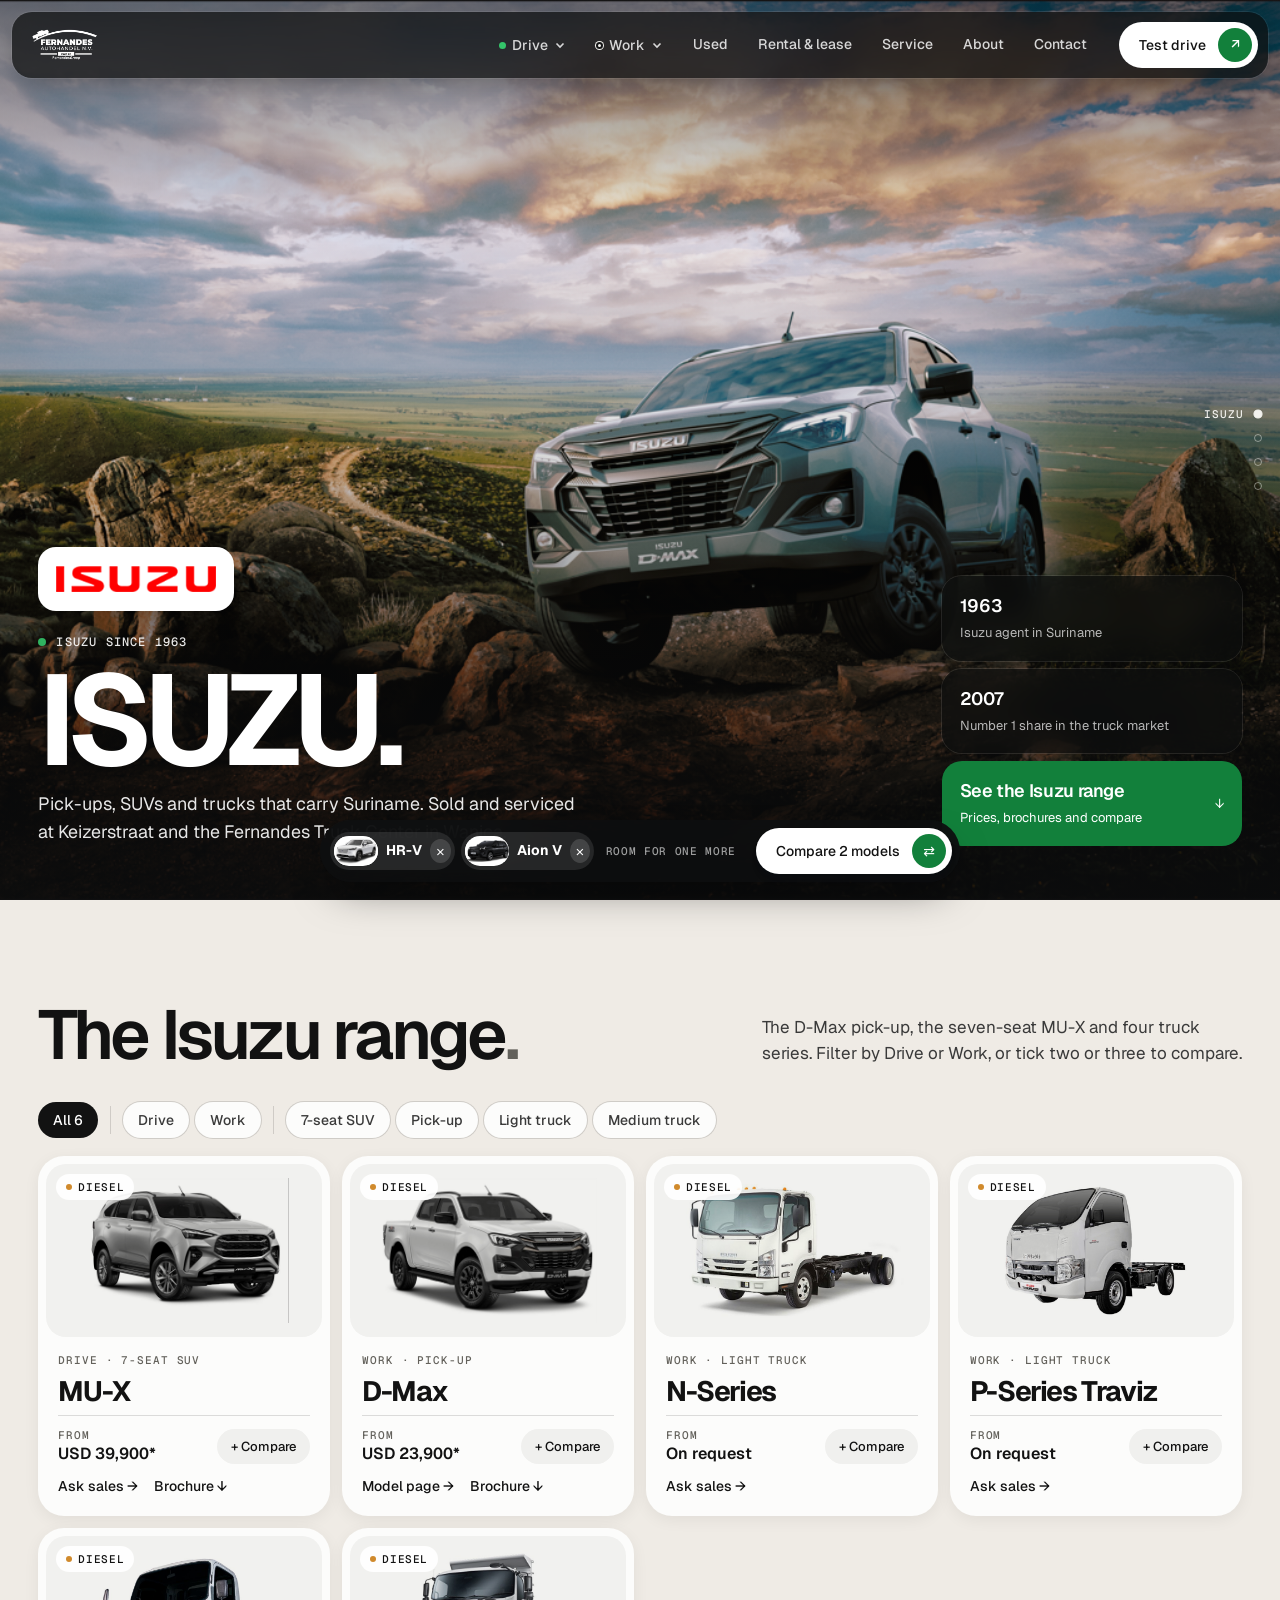
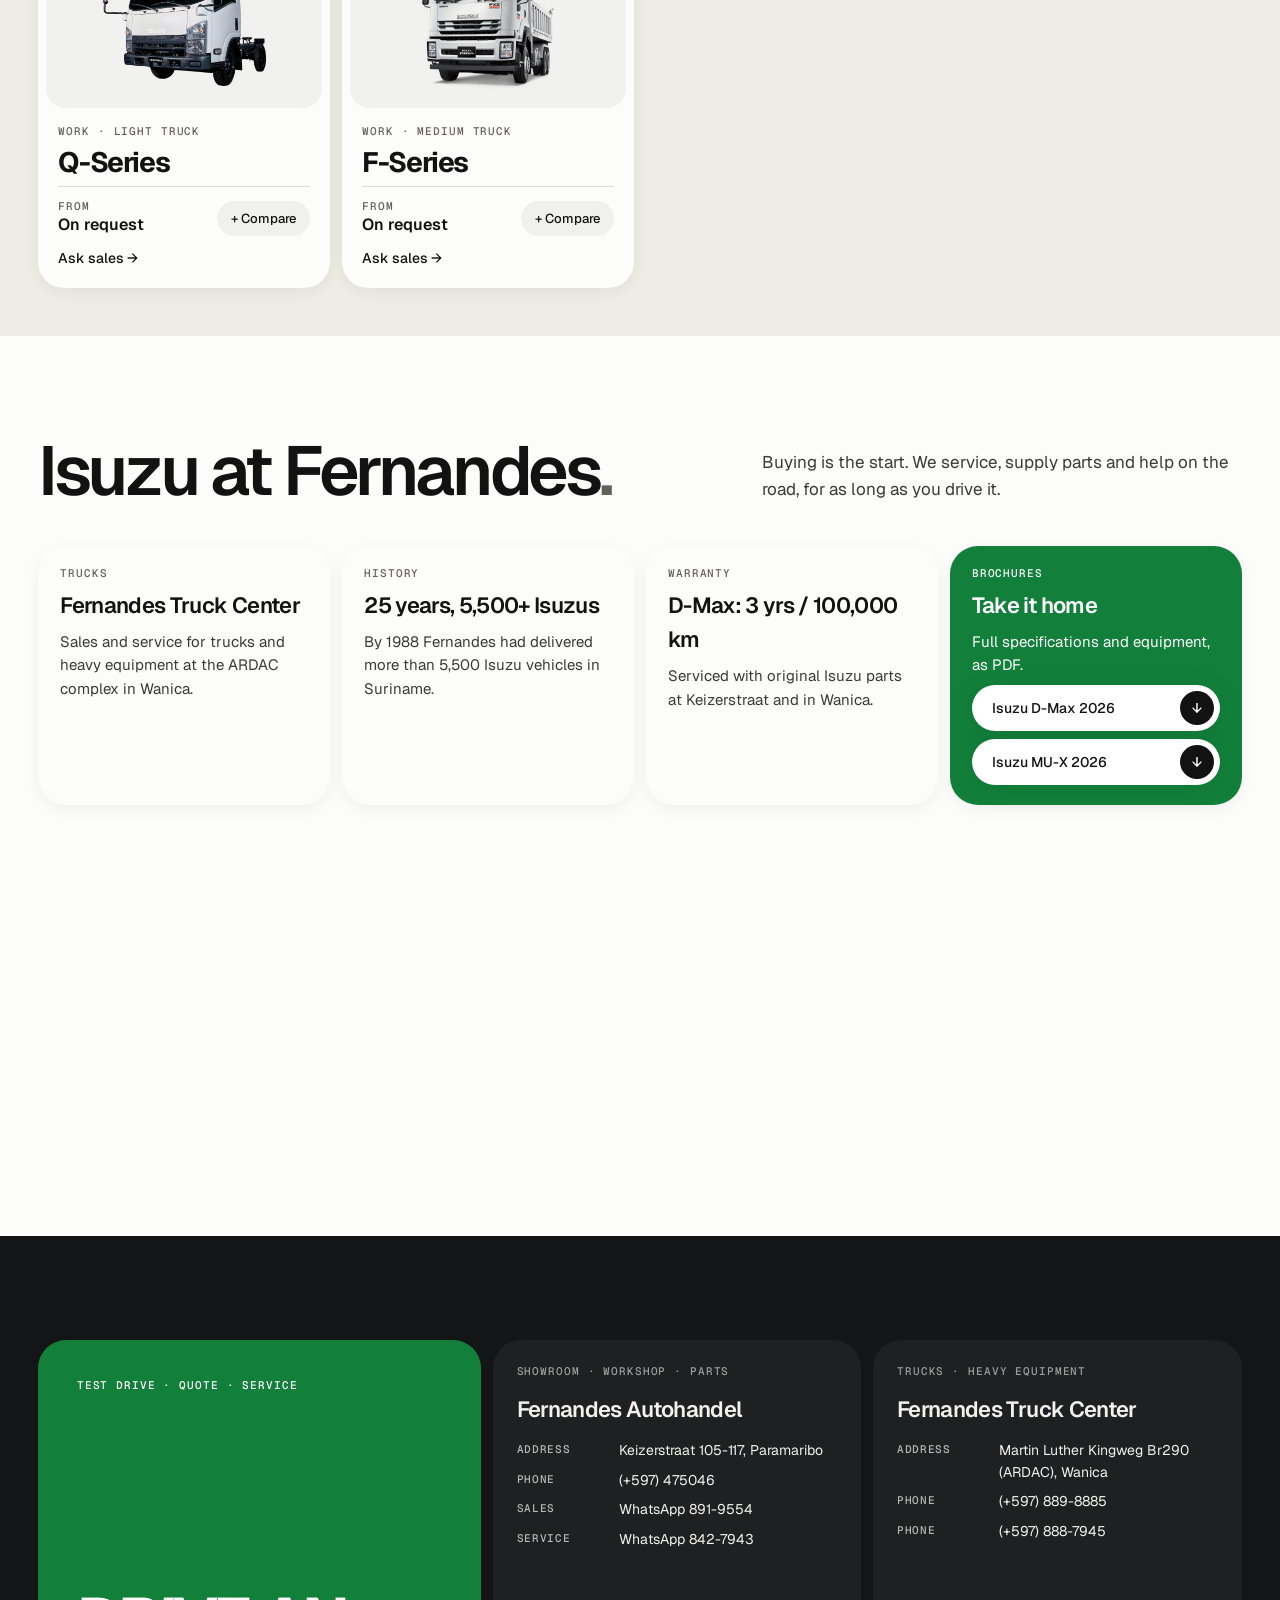
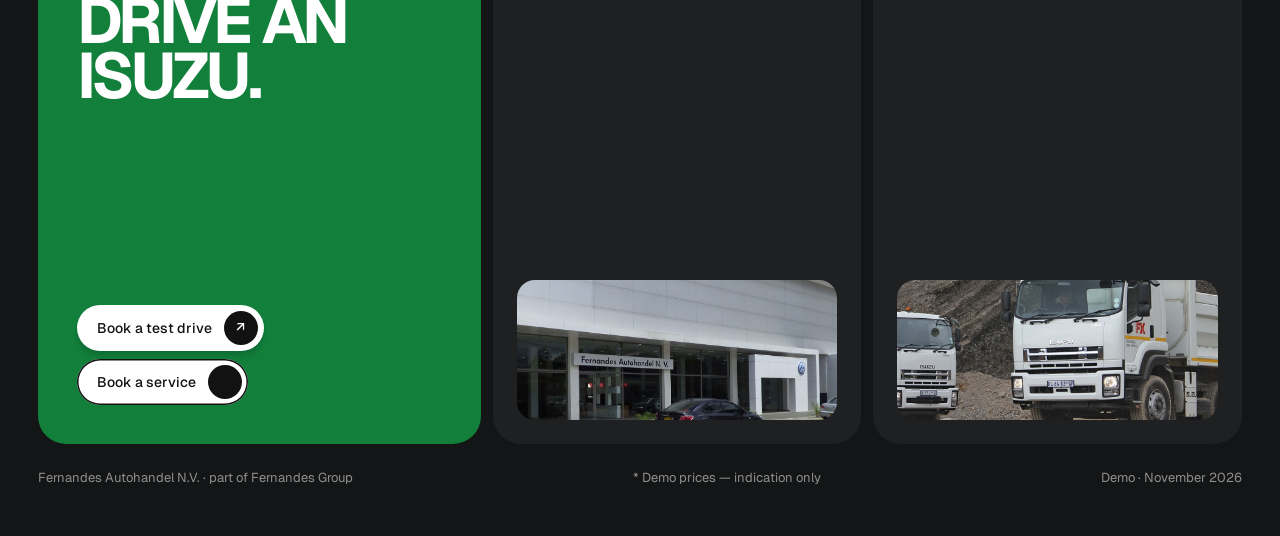
<file: isuzu.html>
<!doctype html>
<html lang="en">
<head>
<meta charset="utf-8">
<meta name="viewport" content="width=device-width, initial-scale=1">
<title>Isuzu — Fernandes Autohandel</title>
<meta name="description" content="Isuzu at Fernandes Autohandel, Isuzu agent in Suriname since 1963: D-Max pick-up, MU-X SUV and N, P, Q and F-Series trucks. Fernandes Truck Center in Wanica.">
<link rel="preconnect" href="https://fonts.googleapis.com">
<link rel="preconnect" href="https://fonts.gstatic.com" crossorigin>
<link href="https://fonts.googleapis.com/css2?family=Geist:wght@400;500;600;700&family=Geist+Mono:wght@500&display=swap" rel="stylesheet">
<link rel="stylesheet" href="assets/css/f-base.css?v=7">
<link rel="stylesheet" href="assets/css/f-nav.css?v=11">
<link rel="stylesheet" href="assets/css/f-model.css?v=7">
<link rel="stylesheet" href="assets/css/f-pages.css?v=1">
<link rel="stylesheet" href="assets/css/f-catalog.css?v=1">
<link rel="stylesheet" href="assets/css/f-compact.css?v=2">
<style>:root { --stone: #efebe5; --paint: var(--accent); --paint-ink: #fff; }</style>
</head>
<body data-on="dark" data-home="index.html" data-img="assets/img/" data-brand="Isuzu">

<header class="nav">
  <a class="nav__logo" href="index.html"><img src="assets/img/brand/fernandes-logo-white.png" alt="Fernandes Autohandel N.V."></a>
  <nav class="nav__links" id="nav">
    <button class="nav__item" type="button" data-menu="drive" aria-expanded="false" aria-controls="mega-drive"><i></i>Drive<svg viewBox="0 0 12 12" fill="none" stroke="currentColor" stroke-width="1.6"><path d="M2.5 4.5 6 8l3.5-3.5"/></svg></button>
    <button class="nav__item" type="button" data-menu="work" aria-expanded="false" aria-controls="mega-work"><i></i>Work<svg viewBox="0 0 12 12" fill="none" stroke="currentColor" stroke-width="1.6"><path d="M2.5 4.5 6 8l3.5-3.5"/></svg></button>
    <a href="used.html">Used</a>
    <a href="rental-lease.html">Rental &amp; lease</a>
    <a href="service.html">Service</a>
    <a href="about.html">About</a>
    <a href="#contact">Contact</a>
  </nav>
  <a class="btn" href="#contact">Test drive <i>↗</i></a>
  <button class="btn menu-btn" data-menu-toggle aria-expanded="false" aria-controls="nav">Menu <i>≡</i></button>
</header>
<div class="mega" id="mega-drive" data-mega="drive" role="region" aria-label="Drive models"></div>
<div class="mega" id="mega-work" data-mega="work" role="region" aria-label="Work models"></div>
<nav class="dots" aria-label="Sections"></nav>

<!-- 1 · Hero -->
<section class="block block--dark p-hero" id="top" data-block="Isuzu">
  <img src="assets/img/isuzu/d-max/hero.png" alt="" style="object-position:center">
  <div class="p-hero__inner">
    <div>
      <span class="b-logo"><img src="assets/img/brand/isuzu-logo.png" alt="Isuzu"></span><br>
      <span class="p-hero__kicker"><i></i>Isuzu since 1963</span>
      <h1>Isuzu.</h1>
      <p class="p-hero__lede">Pick-ups, SUVs and trucks that carry Suriname. Sold and serviced at Keizerstraat and the Fernandes Truck Center in Wanica.</p>
    </div>
    <div class="p-hero__side">
      <div class="p-hero__card"><div><b>1963</b><span>Isuzu agent in Suriname</span></div></div><div class="p-hero__card"><div><b>2007</b><span>Number 1 share in the truck market</span></div></div>
      <a class="p-hero__card p-hero__card--accent" href="#range"><div><b>See the Isuzu range</b><span>Prices, brochures and compare</span></div><span aria-hidden="true">↓</span></a>
    </div>
  </div>
</section>

<!-- 2 · Range -->
<section class="block" id="range" data-block="Range">
  <div class="block__head" data-reveal>
    <h2 class="block__title block__title--sm">The Isuzu range<span>.</span></h2>
    <p class="block__lede">The D-Max pick-up, the seven-seat MU-X and four truck series. Filter by Drive or Work, or tick two or three to compare.</p>
  </div>
  <div class="filters" id="brand-filters" data-reveal></div>
  <div class="bgrid" id="brand-models"></div>
</section>

<!-- 3 · Fernandes & brand -->
<section class="block block--white" id="fernandes" data-block="Why Fernandes">
  <div class="block__head" data-reveal>
    <h2 class="block__title block__title--sm">Isuzu at Fernandes<span>.</span></h2>
    <p class="block__lede">Buying is the start. We service, supply parts and help on the road, for as long as you drive it.</p>
  </div>
  <div class="b-why" data-reveal>
    <div class="tile"><span class="mono muted">Trucks</span><h4>Fernandes Truck Center</h4><p>Sales and service for trucks and heavy equipment at the ARDAC complex in Wanica.</p></div><div class="tile"><span class="mono muted">History</span><h4>25 years, 5,500+ Isuzus</h4><p>By 1988 Fernandes had delivered more than 5,500 Isuzu vehicles in Suriname.</p></div><div class="tile"><span class="mono muted">Warranty</span><h4>D-Max: 3 yrs / 100,000 km</h4><p>Serviced with original Isuzu parts at Keizerstraat and in Wanica.</p></div>
    <div class="tile tile--paint"><span class="mono">Brochures</span><h4>Take it home</h4><p>Full specifications and equipment, as PDF.</p><div class="b-dl"><a class="btn btn--light" href="assets/brochures/isuzu-d-max-2026.pdf" download>Isuzu D-Max 2026 <i>↓</i></a><a class="btn btn--light" href="assets/brochures/isuzu-mu-x-2026.pdf" download>Isuzu MU-X 2026 <i>↓</i></a></div></div>
  </div>
</section>

<section class="block block--dark" id="contact" data-block="Contact">
  <div class="contact" data-reveal>
    <div class="contact__cta">
      <span class="mono">Test drive · Quote · Service</span>
      <h3>Drive an Isuzu.</h3>
      <div style="display:flex;gap:8px;flex-wrap:wrap"><a class="btn" href="https://wa.me/5978919554?text=Hello%2C%20I%20would%20like%20to%20book%20a%20test%20drive%20in%20a%20Isuzu.">Book a test drive <i>↗</i></a><a class="btn btn--ghost" href="service.html#book">Book a service <i><b>→</b></i></a></div>
    </div>
    <div class="loc">
      <span class="mono" style="opacity:.6">Showroom · Workshop · Parts</span>
      <h4>Fernandes Autohandel</h4>
      <dl><dt>Address</dt><dd>Keizerstraat 105-117, Paramaribo</dd><dt>Phone</dt><dd>(+597) 475046</dd><dt>Sales</dt><dd>WhatsApp 891-9554</dd><dt>Service</dt><dd>WhatsApp 842-7943</dd></dl>
      <div class="loc__img"><img src="assets/img/fernandes/autoh-nwbouw-170714-fz70-011a_stagesmall.jpg" alt=""></div>
    </div>
    <div class="loc">
      <span class="mono" style="opacity:.6">Trucks · Heavy equipment</span>
      <h4>Fernandes Truck Center</h4>
      <dl><dt>Address</dt><dd>Martin Luther Kingweg Br290 (ARDAC), Wanica</dd><dt>Phone</dt><dd>(+597) 889-8885</dd><dt>Phone</dt><dd>(+597) 888-7945</dd></dl>
      <div class="loc__img"><img src="assets/img/trucks/f-series.jpg" alt="" style="object-position:70% center"></div>
    </div>
  </div>
  <div class="legal"><span>Fernandes Autohandel N.V. · part of Fernandes Group</span><span>* Demo prices — indication only</span><span>Demo · November 2026</span></div>
</section>

<div class="tray" id="cmp-tray" hidden aria-live="polite"></div>
<script src="assets/data/models.js?v=9"></script>
<script src="assets/data/specs.js?v=1"></script>
<script src="assets/js/f-base.js?v=7"></script>
<script src="assets/js/f-nav.js?v=11"></script>
<script src="assets/js/f-catalog.js?v=1"></script>
</body>
</html>
</file>
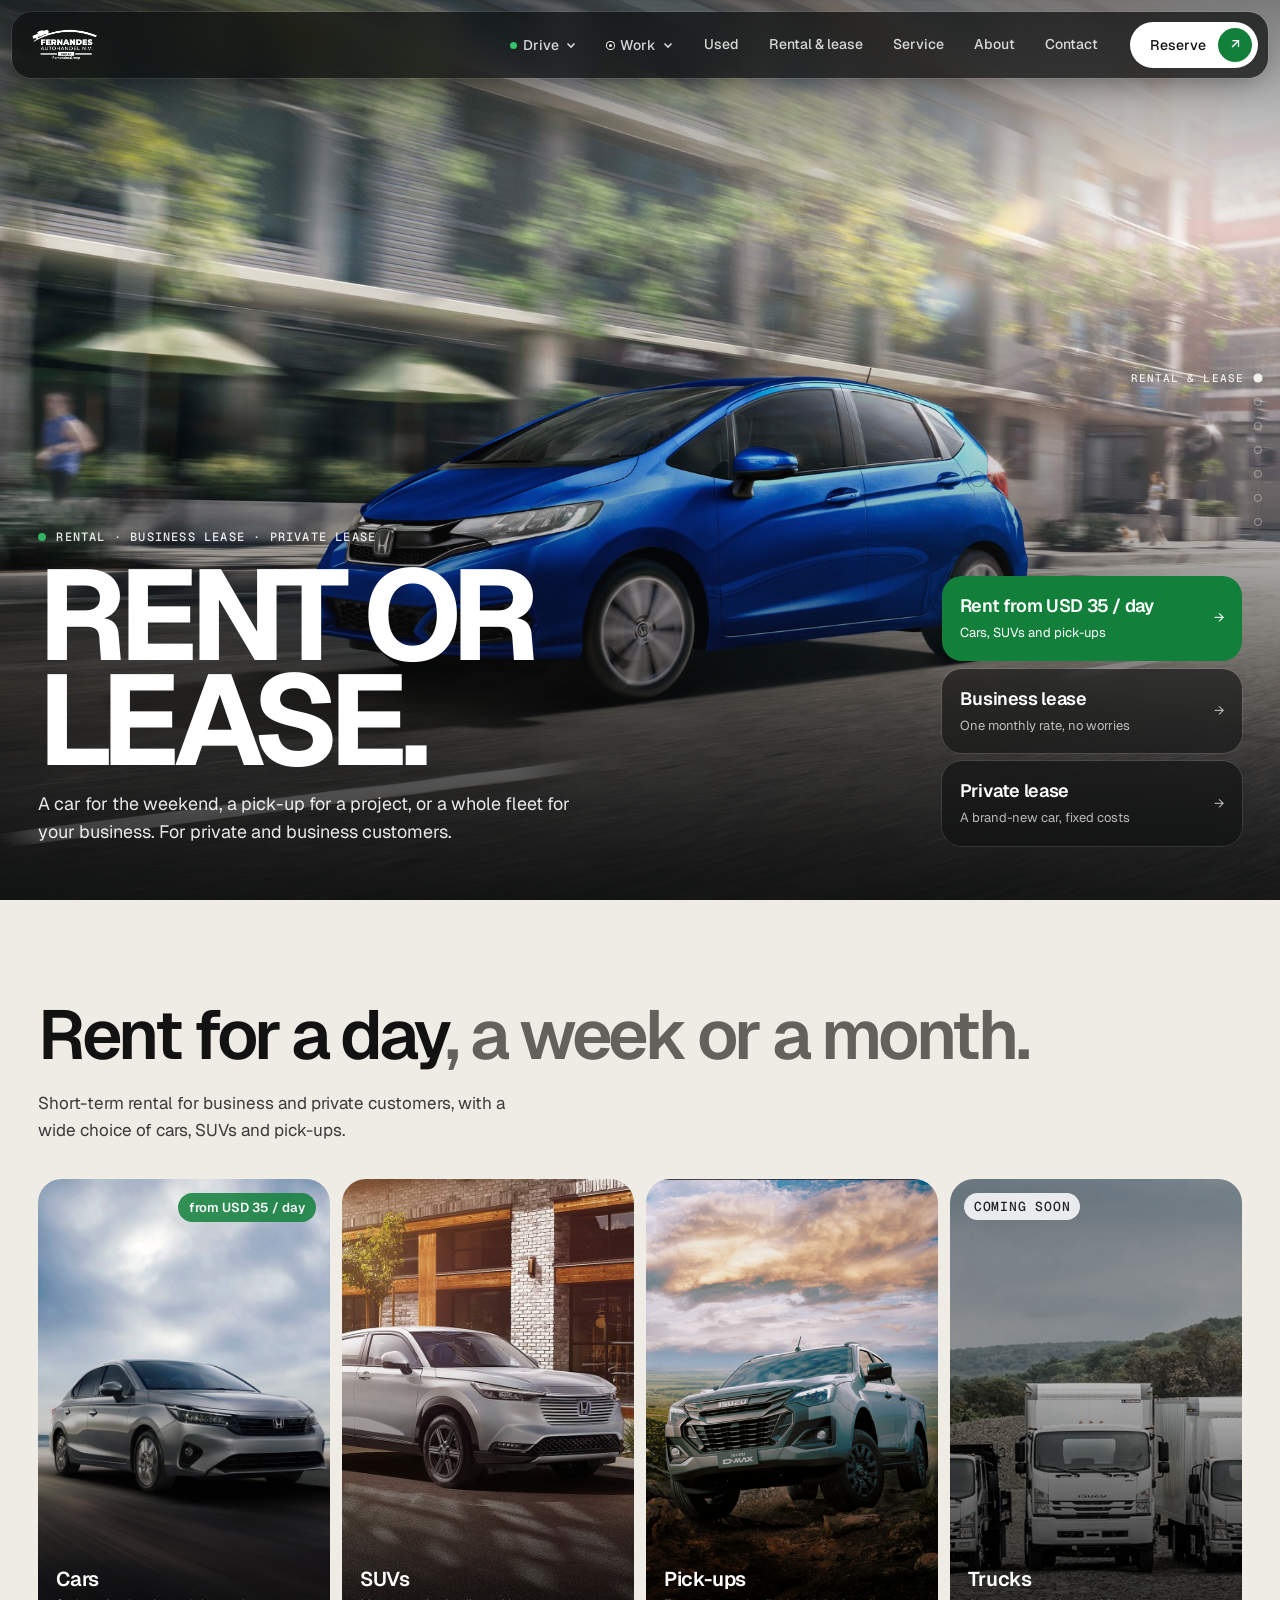
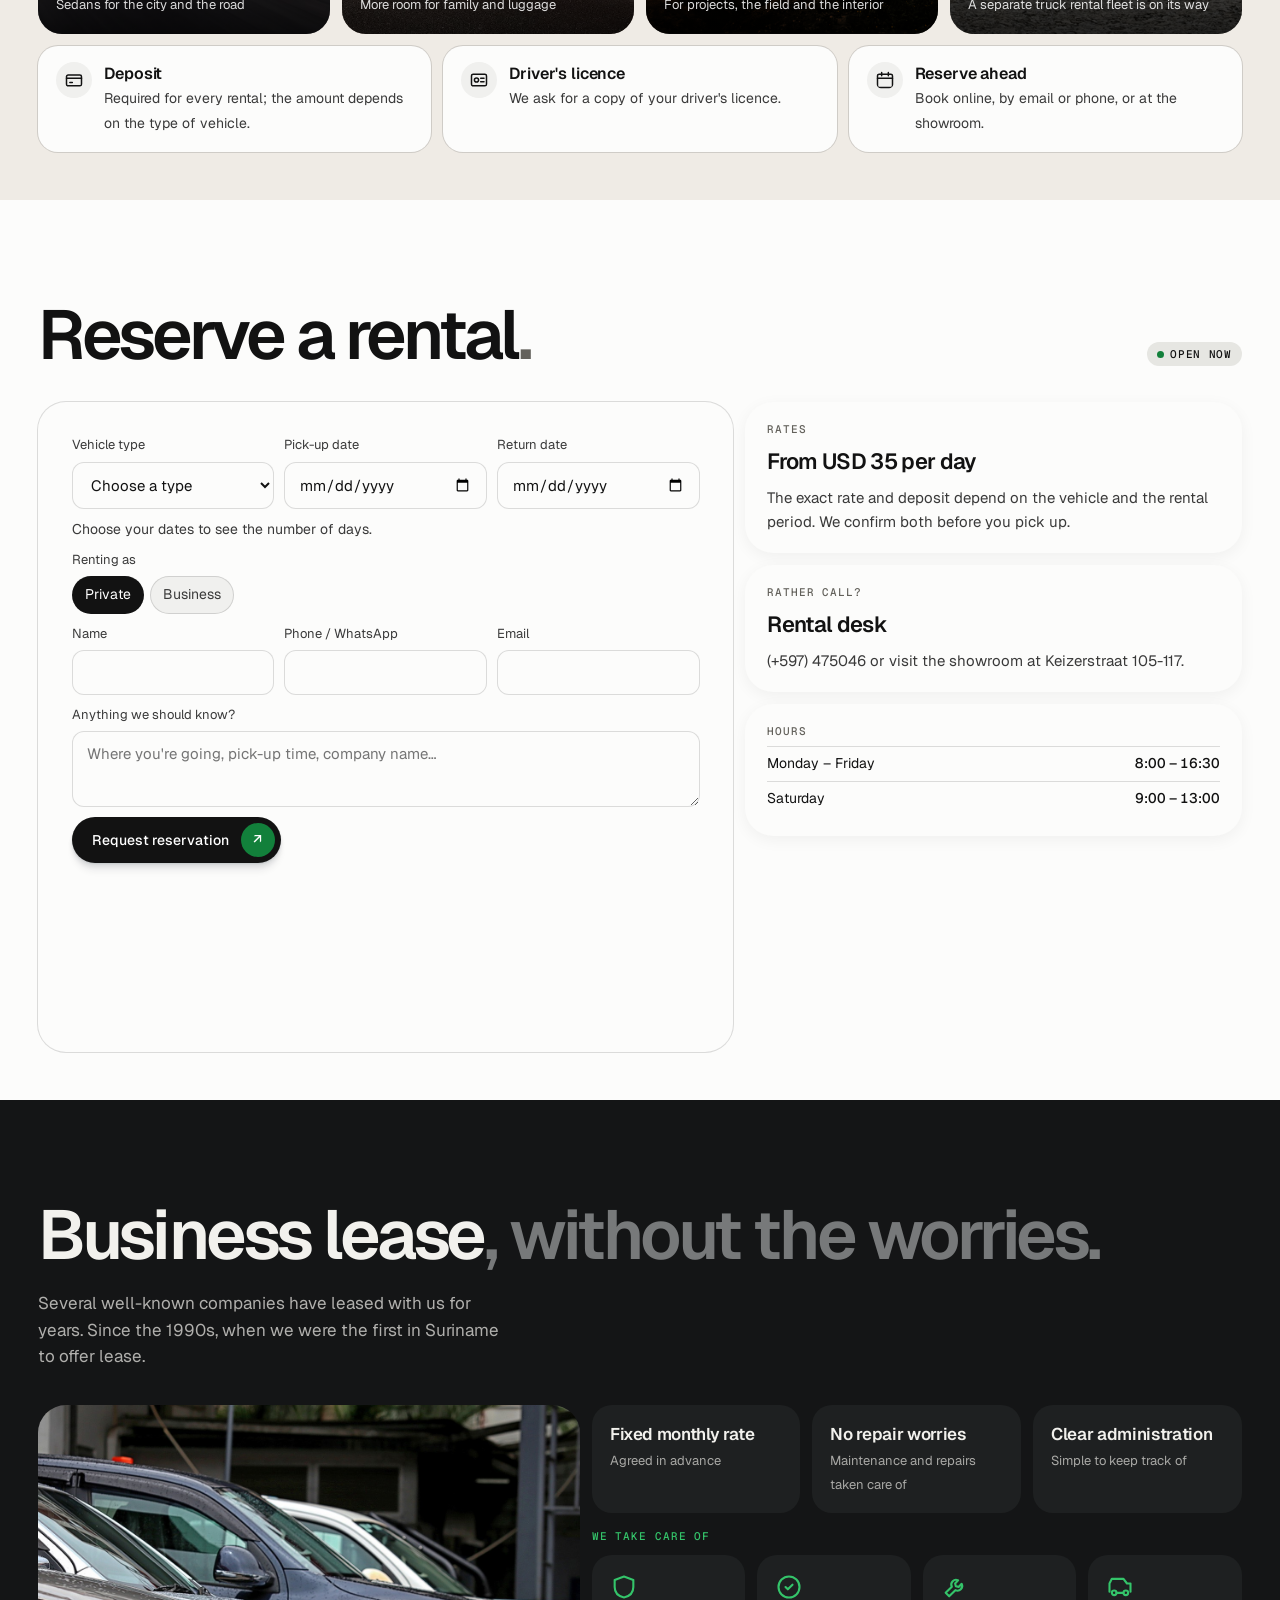
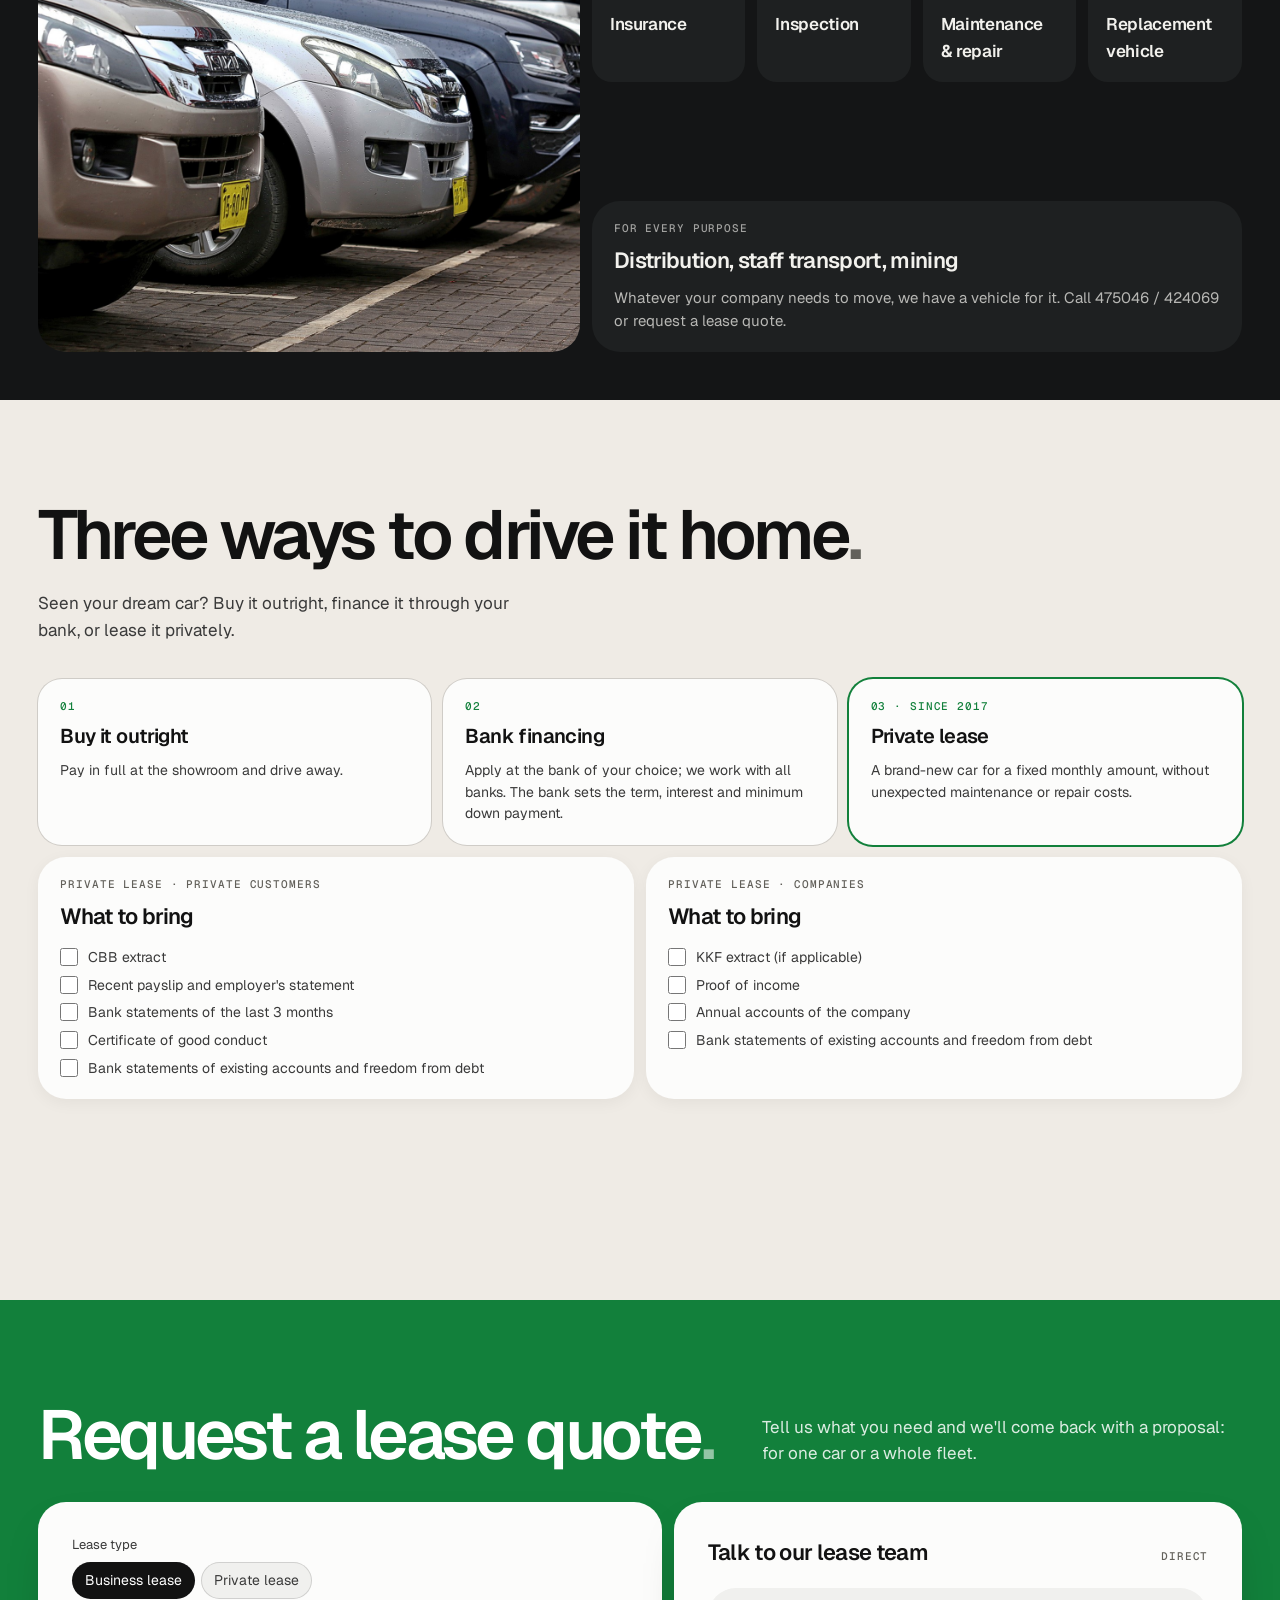
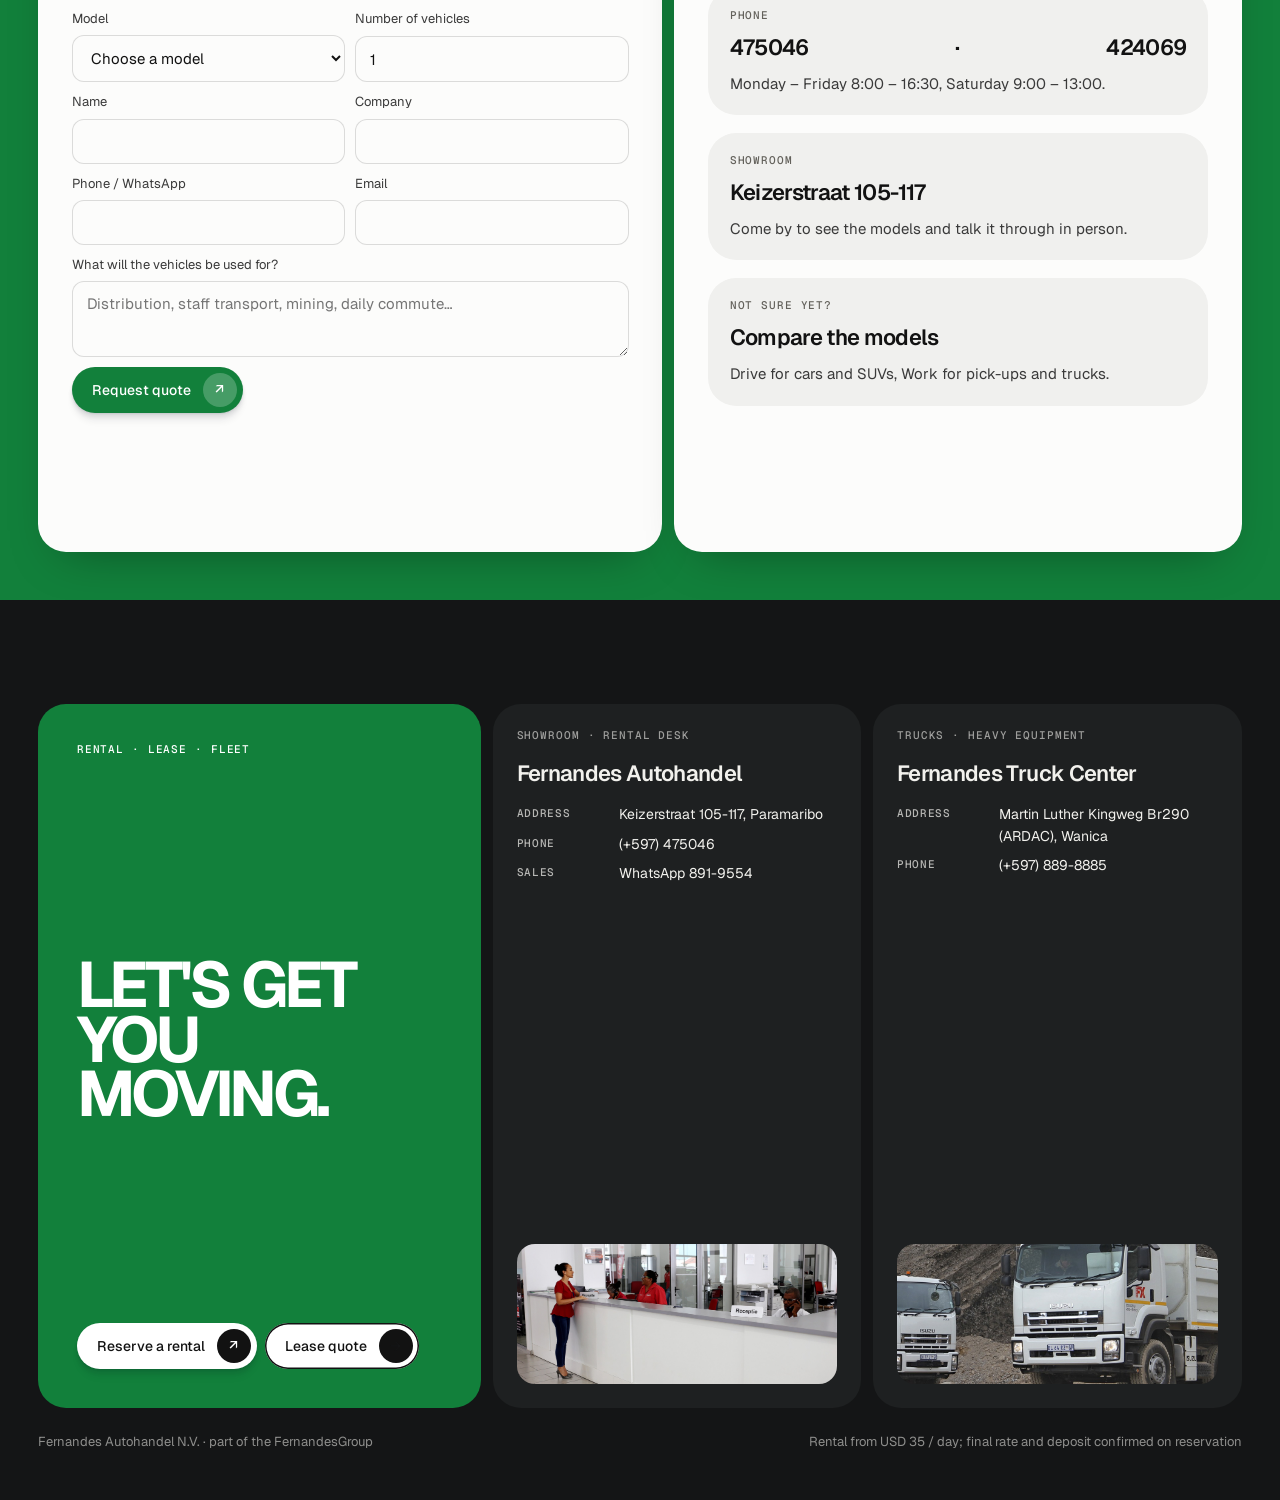
<file: rental-lease.html>
<!doctype html>
<html lang="en">
<head>
<meta charset="utf-8">
<meta name="viewport" content="width=device-width, initial-scale=1">
<title>Rental &amp; lease — Fernandes Autohandel</title>
<meta name="description" content="Rent a car, SUV or pick-up from USD 35 a day, or lease for business or private use at Fernandes Autohandel. Insurance, inspection, maintenance and replacement vehicle included in business lease.">
<link rel="preconnect" href="https://fonts.googleapis.com">
<link rel="preconnect" href="https://fonts.gstatic.com" crossorigin>
<link href="https://fonts.googleapis.com/css2?family=Geist:wght@400;500;600;700&family=Geist+Mono:wght@500&display=swap" rel="stylesheet">
<link rel="stylesheet" href="assets/css/f-base.css?v=8">
<link rel="stylesheet" href="assets/css/f-nav.css?v=11">
<link rel="stylesheet" href="assets/css/f-model.css?v=8">
<link rel="stylesheet" href="assets/css/f-pages.css?v=2">
<link rel="stylesheet" href="assets/css/f-compact.css?v=3">
<style>:root { --stone: #efebe5; --paint: #12803b; --paint-ink: #fff; }</style>
</head>
<body data-on="dark" data-home="index.html" data-img="assets/img/">

<header class="nav">
  <a class="nav__logo" href="index.html"><img src="assets/img/brand/fernandes-logo-white.png" alt="Fernandes Autohandel N.V."></a>
  <nav class="nav__links" id="nav">
    <button class="nav__item" type="button" data-menu="drive" aria-expanded="false" aria-controls="mega-drive"><i></i>Drive<svg viewBox="0 0 12 12" fill="none" stroke="currentColor" stroke-width="1.6"><path d="M2.5 4.5 6 8l3.5-3.5"/></svg></button>
    <button class="nav__item" type="button" data-menu="work" aria-expanded="false" aria-controls="mega-work"><i></i>Work<svg viewBox="0 0 12 12" fill="none" stroke="currentColor" stroke-width="1.6"><path d="M2.5 4.5 6 8l3.5-3.5"/></svg></button>
    <a href="used.html">Used</a>
    <a href="rental-lease.html" aria-current="page">Rental &amp; lease</a>
    <a href="service.html">Service</a>
    <a href="about.html">About</a>
    <a href="index.html#contact">Contact</a>
  </nav>
  <a class="btn" href="#reserve">Reserve <i>↗</i></a>
  <button class="btn menu-btn" data-menu-toggle aria-expanded="false" aria-controls="nav">Menu <i>≡</i></button>
</header>
<div class="mega" id="mega-drive" data-mega="drive" role="region" aria-label="Drive models"></div>
<div class="mega" id="mega-work" data-mega="work" role="region" aria-label="Work models"></div>
<nav class="dots" aria-label="Sections"></nav>

<!-- 1 · Hero -->
<section class="block block--dark p-hero" id="top" data-block="Rental & lease">
  <img src="assets/img/service/lease-en-rental-hoofdpagina.jpg" alt="Blue Honda driving through the city" style="object-position:60% center">
  <div class="p-hero__inner">
    <div>
      <span class="p-hero__kicker"><i></i>Rental · Business lease · Private lease</span>
      <h1>Rent or lease.</h1>
      <p class="p-hero__lede">A car for the weekend, a pick-up for a project, or a whole fleet for your business. For private and business customers.</p>
    </div>
    <div class="p-hero__side">
      <a class="p-hero__card p-hero__card--accent" href="#rental"><div><b>Rent from USD 35 / day</b><span>Cars, SUVs and pick-ups</span></div><span aria-hidden="true">→</span></a>
      <a class="p-hero__card" href="#business"><div><b>Business lease</b><span>One monthly rate, no worries</span></div><span aria-hidden="true">→</span></a>
      <a class="p-hero__card" href="#private"><div><b>Private lease</b><span>A brand-new car, fixed costs</span></div><span aria-hidden="true">→</span></a>
    </div>
  </div>
</section>

<!-- 2 · Rental fleet -->
<section class="block block--stone" id="rental" data-block="Rental">
  <div class="block__head" data-reveal>
    <h2 class="block__title block__title--sm">Rent for a day<span>, a week or a month.</span></h2>
    <p class="block__lede">Short-term rental for business and private customers, with a wide choice of cars, SUVs and pick-ups.</p>
  </div>
  <div class="offer" data-reveal style="margin-top:0">
    <a href="#reserve" data-rent="Car"><img src="assets/img/honda/city/21.jpg" alt="Honda City sedan"><span class="from-price">from USD 35 / day</span><b>Cars</b><span>Sedans for the city and the road</span></a>
    <a href="#reserve" data-rent="SUV"><img src="assets/img/honda/hr-v/hr-v-2022-rhd-exterior-493.jpg" alt="Honda HR-V SUV"><b>SUVs</b><span>More room for family and luggage</span></a>
    <a href="#reserve" data-rent="Pick-up"><img src="assets/img/isuzu/d-max/hero.png" alt="Isuzu D-Max pick-up" style="object-position:62% center"><b>Pick-ups</b><span>For projects, the field and the interior</span></a>
    <a href="#reserve" data-rent="Truck" class="is-soon"><img src="assets/img/trucks/n-series.jpg" alt="Isuzu N-Series trucks"><span class="soon">Coming soon</span><b>Trucks</b><span>A separate truck rental fleet is on its way</span></a>
  </div>
  <div class="rules" data-reveal>
    <div class="rule"><svg viewBox="0 0 24 24" fill="none" stroke="currentColor" stroke-width="1.8" stroke-linecap="round" stroke-linejoin="round"><rect x="3" y="6" width="18" height="13" rx="2"/><path d="M3 10h18M7 15h3"/></svg><div><b>Deposit</b><span>Required for every rental; the amount depends on the type of vehicle.</span></div></div>
    <div class="rule"><svg viewBox="0 0 24 24" fill="none" stroke="currentColor" stroke-width="1.8" stroke-linecap="round" stroke-linejoin="round"><rect x="3" y="5" width="18" height="14" rx="2"/><circle cx="9" cy="12" r="2.5"/><path d="M14 10h4M14 14h4"/></svg><div><b>Driver's licence</b><span>We ask for a copy of your driver's licence.</span></div></div>
    <div class="rule"><svg viewBox="0 0 24 24" fill="none" stroke="currentColor" stroke-width="1.8" stroke-linecap="round" stroke-linejoin="round"><rect x="3" y="5" width="18" height="16" rx="2"/><path d="M16 3v4M8 3v4M3 10h18"/></svg><div><b>Reserve ahead</b><span>Book online, by email or phone, or at the showroom.</span></div></div>
  </div>
</section>

<!-- 3 · Reserve -->
<section class="block block--white" id="reserve" data-block="Reserve">
  <div class="block__head" data-reveal>
    <h2 class="block__title block__title--sm">Reserve a rental<span>.</span></h2>
    <span class="open-now" data-open-now>Open now</span>
  </div>
  <div class="book" data-reveal>
    <div class="panel" style="box-shadow:0 0 0 1px var(--rule)">
      <form class="form" id="rent-form" data-demo novalidate>
        <label>Vehicle type<select id="r-type" name="type" required><option value="">Choose a type</option><option>Car</option><option>SUV</option><option>Pick-up</option><option value="Truck">Truck (coming soon, ask us)</option></select></label>
        <label>Pick-up date<input id="r-from" name="from" type="date" required></label>
        <label>Return date<input id="r-to" name="to" type="date" required></label>
        <div class="full days-out" id="r-days" aria-live="polite">Choose your dates to see the number of days.</div>
        <div class="full"><span style="display:block;font-size:13px;color:var(--ink-2);margin-bottom:6px">Renting as</span>
          <div class="chips-pick" role="group" aria-label="Renting as">
            <label><input type="radio" name="as" value="Private" checked><span>Private</span></label>
            <label><input type="radio" name="as" value="Business"><span>Business</span></label>
          </div>
        </div>
        <label>Name<input name="name" autocomplete="name" required></label>
        <label>Phone / WhatsApp<input name="phone" type="tel" autocomplete="tel" required></label>
        <label>Email<input name="email" type="email" autocomplete="email"></label>
        <label class="full">Anything we should know?<textarea name="msg" placeholder="Where you're going, pick-up time, company name…"></textarea></label>
        <div class="full"><button class="btn" type="submit">Request reservation <i>↗</i></button></div>
        <p class="form__ok full" role="status">Thanks! In the live site this goes to the rental desk, who confirm availability, price and deposit by phone or WhatsApp. (Demo: nothing was sent.)</p>
      </form>
    </div>
    <div class="book__side">
      <div class="tile"><span class="mono muted">Rates</span><h4>From USD 35 per day</h4><p>The exact rate and deposit depend on the vehicle and the rental period. We confirm both before you pick up.</p></div>
      <div class="tile"><span class="mono muted">Rather call?</span><h4>Rental desk</h4><p><a href="tel:+597475046">(+597) 475046</a> or visit the showroom at Keizerstraat 105-117.</p></div>
      <div class="tile"><span class="mono muted">Hours</span><table class="hours"><tr><td>Monday – Friday</td><td>8:00 – 16:30</td></tr><tr><td>Saturday</td><td>9:00 – 13:00</td></tr></table></div>
    </div>
  </div>
</section>

<!-- 4 · Business lease -->
<section class="block block--dark" id="business" data-block="Business lease">
  <div class="block__head" data-reveal>
    <h2 class="block__title block__title--sm">Business lease<span>, without the worries.</span></h2>
    <p class="block__lede">Several well-known companies have leased with us for years. Since the 1990s, when we were the first in Suriname to offer lease.</p>
  </div>
  <div class="lease" data-reveal>
    <div class="lease__photo"><img src="assets/img/service/zakelijke_lease1920.jpg" alt="A row of Isuzu pick-ups ready for a business fleet"></div>
    <div class="lease__side">
      <div class="benefits">
        <div><b>Fixed monthly rate</b><span>Agreed in advance</span></div>
        <div><b>No repair worries</b><span>Maintenance and repairs taken care of</span></div>
        <div><b>Clear administration</b><span>Simple to keep track of</span></div>
      </div>
      <span class="mono" style="color:var(--accent-2);margin-top:4px">We take care of</span>
      <div class="care">
        <div><svg viewBox="0 0 24 24" fill="none" stroke="currentColor" stroke-width="1.8" stroke-linecap="round" stroke-linejoin="round"><path d="M12 3 4 6v6c0 5 3.5 8 8 9 4.5-1 8-4 8-9V6z"/></svg><b>Insurance</b></div>
        <div><svg viewBox="0 0 24 24" fill="none" stroke="currentColor" stroke-width="1.8" stroke-linecap="round" stroke-linejoin="round"><path d="M9 12l2 2 4-4"/><circle cx="12" cy="12" r="9"/></svg><b>Inspection</b></div>
        <div><svg viewBox="0 0 24 24" fill="none" stroke="currentColor" stroke-width="1.8" stroke-linecap="round" stroke-linejoin="round"><path d="M14.7 6.3a4 4 0 0 0-5.4 5.4L4 17l3 3 5.3-5.3a4 4 0 0 0 5.4-5.4l-2.6 2.6-2.4-.6-.6-2.4z"/></svg><b>Maintenance &amp; repair</b></div>
        <div><svg viewBox="0 0 24 24" fill="none" stroke="currentColor" stroke-width="1.8" stroke-linecap="round" stroke-linejoin="round"><path d="M3 16V9l2-4h10l3 4h3v7"/><circle cx="7" cy="17" r="2"/><circle cx="17" cy="17" r="2"/><path d="M9 17h6"/></svg><b>Replacement vehicle</b></div>
      </div>
      <div class="tile" style="margin-top:auto"><span class="mono muted">For every purpose</span><h4>Distribution, staff transport, mining</h4><p>Whatever your company needs to move, we have a vehicle for it. Call <a href="tel:+597475046">475046</a> / <a href="tel:+597424069">424069</a> or <a href="#request">request a lease quote</a>.</p></div>
    </div>
  </div>
</section>

<!-- 5 · Private lease & ways to buy -->
<section class="block block--stone" id="private" data-block="Private lease">
  <div class="block__head" data-reveal>
    <h2 class="block__title block__title--sm">Three ways to drive it home<span>.</span></h2>
    <p class="block__lede">Seen your dream car? Buy it outright, finance it through your bank, or lease it privately.</p>
  </div>
  <div class="ways" data-reveal>
    <div class="way"><i>01</i><h4>Buy it outright</h4><p>Pay in full at the showroom and drive away.</p></div>
    <div class="way"><i>02</i><h4>Bank financing</h4><p>Apply at the bank of your choice; we work with all banks. The bank sets the term, interest and minimum down payment.</p></div>
    <div class="way" style="box-shadow:0 0 0 2px var(--accent)"><i>03 · Since 2017</i><h4>Private lease</h4><p>A brand-new car for a fixed monthly amount, without unexpected maintenance or repair costs.</p></div>
  </div>
  <div class="docs" data-reveal>
    <div class="tile"><span class="mono muted">Private lease · private customers</span><h4>What to bring</h4>
      <ul class="checklist">
        <li><label><input type="checkbox"><span>CBB extract</span></label></li>
        <li><label><input type="checkbox"><span>Recent payslip and employer's statement</span></label></li>
        <li><label><input type="checkbox"><span>Bank statements of the last 3 months</span></label></li>
        <li><label><input type="checkbox"><span>Certificate of good conduct</span></label></li>
        <li><label><input type="checkbox"><span>Bank statements of existing accounts and freedom from debt</span></label></li>
      </ul>
    </div>
    <div class="tile"><span class="mono muted">Private lease · companies</span><h4>What to bring</h4>
      <ul class="checklist">
        <li><label><input type="checkbox"><span>KKF extract (if applicable)</span></label></li>
        <li><label><input type="checkbox"><span>Proof of income</span></label></li>
        <li><label><input type="checkbox"><span>Annual accounts of the company</span></label></li>
        <li><label><input type="checkbox"><span>Bank statements of existing accounts and freedom from debt</span></label></li>
      </ul>
    </div>
  </div>
</section>

<!-- 6 · Lease request -->
<section class="block m-price" id="request" data-block="Request">
  <div class="block__head" data-reveal>
    <h2 class="block__title block__title--sm">Request a lease quote<span>.</span></h2>
    <p class="block__lede">Tell us what you need and we'll come back with a proposal: for one car or a whole fleet.</p>
  </div>
  <div class="pgrid">
    <div class="panel" data-reveal>
      <form class="form" id="lease-form" data-demo novalidate>
        <div class="full"><span style="display:block;font-size:13px;color:var(--ink-2);margin-bottom:6px">Lease type</span>
          <div class="chips-pick" role="group" aria-label="Lease type">
            <label><input type="radio" name="lease" value="Business" checked><span>Business lease</span></label>
            <label><input type="radio" name="lease" value="Private"><span>Private lease</span></label>
          </div>
        </div>
        <label>Model<select id="l-model" name="model" required></select></label>
        <label>Number of vehicles<input name="count" type="number" min="1" value="1" inputmode="numeric"></label>
        <label>Name<input name="name" autocomplete="name" required></label>
        <label>Company<input name="company" autocomplete="organization"></label>
        <label>Phone / WhatsApp<input name="phone" type="tel" autocomplete="tel" required></label>
        <label>Email<input name="email" type="email" autocomplete="email"></label>
        <label class="full">What will the vehicles be used for?<textarea name="msg" placeholder="Distribution, staff transport, mining, daily commute…"></textarea></label>
        <div class="full"><button class="btn btn--paint" type="submit">Request quote <i>↗</i></button></div>
        <p class="form__ok full" role="status">Thanks! In the live site this goes to the lease department, who will contact you with a proposal. (Demo: nothing was sent.)</p>
      </form>
    </div>
    <div class="panel" data-reveal>
      <h4>Talk to our lease team <span class="mono muted">Direct</span></h4>
      <div class="tile" style="box-shadow:none;background:var(--paper)"><span class="mono muted">Phone</span><h4><a href="tel:+597475046">475046</a> · <a href="tel:+597424069">424069</a></h4><p>Monday – Friday 8:00 – 16:30, Saturday 9:00 – 13:00.</p></div>
      <div class="tile" style="box-shadow:none;background:var(--paper)"><span class="mono muted">Showroom</span><h4>Keizerstraat 105-117</h4><p>Come by to see the models and talk it through in person.</p></div>
      <div class="tile" style="box-shadow:none;background:var(--paper)"><span class="mono muted">Not sure yet?</span><h4>Compare the models</h4><p><a href="index.html#drive">Drive</a> for cars and SUVs, <a href="index.html#work">Work</a> for pick-ups and trucks.</p></div>
    </div>
  </div>
</section>

<!-- 7 · Contact -->
<section class="block block--dark" id="contact" data-block="Contact">
  <div class="contact" data-reveal>
    <div class="contact__cta">
      <span class="mono">Rental · Lease · Fleet</span>
      <h3>Let's get you moving.</h3>
      <div style="display:flex;gap:8px;flex-wrap:wrap"><a class="btn" href="#reserve">Reserve a rental <i>↗</i></a><a class="btn btn--ghost" href="#request">Lease quote <i><b>→</b></i></a></div>
    </div>
    <div class="loc">
      <span class="mono" style="opacity:.6">Showroom · Rental desk</span>
      <h4>Fernandes Autohandel</h4>
      <dl><dt>Address</dt><dd>Keizerstraat 105-117, Paramaribo</dd><dt>Phone</dt><dd><a href="tel:+597475046">(+597) 475046</a></dd><dt>Sales</dt><dd>WhatsApp 891-9554</dd></dl>
      <div class="loc__img"><img src="assets/img/service/diensten1920.jpg" alt="Fernandes reception desk"></div>
    </div>
    <div class="loc">
      <span class="mono" style="opacity:.6">Trucks · Heavy equipment</span>
      <h4>Fernandes Truck Center</h4>
      <dl><dt>Address</dt><dd>Martin Luther Kingweg Br290 (ARDAC), Wanica</dd><dt>Phone</dt><dd><a href="tel:+5978898885">(+597) 889-8885</a></dd></dl>
      <div class="loc__img"><img src="assets/img/trucks/f-series.jpg" alt="Isuzu trucks" style="object-position:70% center"></div>
    </div>
  </div>
  <div class="legal"><span>Fernandes Autohandel N.V. · part of the FernandesGroup</span><span>Rental from USD 35 / day; final rate and deposit confirmed on reservation</span></div>
</section>

<script src="assets/data/models.js?v=9"></script>
<script src="assets/js/f-base.js?v=8"></script>
<script src="assets/js/f-nav.js?v=11"></script>
<script src="assets/js/f-pages.js?v=2"></script>
</body>
</html>
</file>
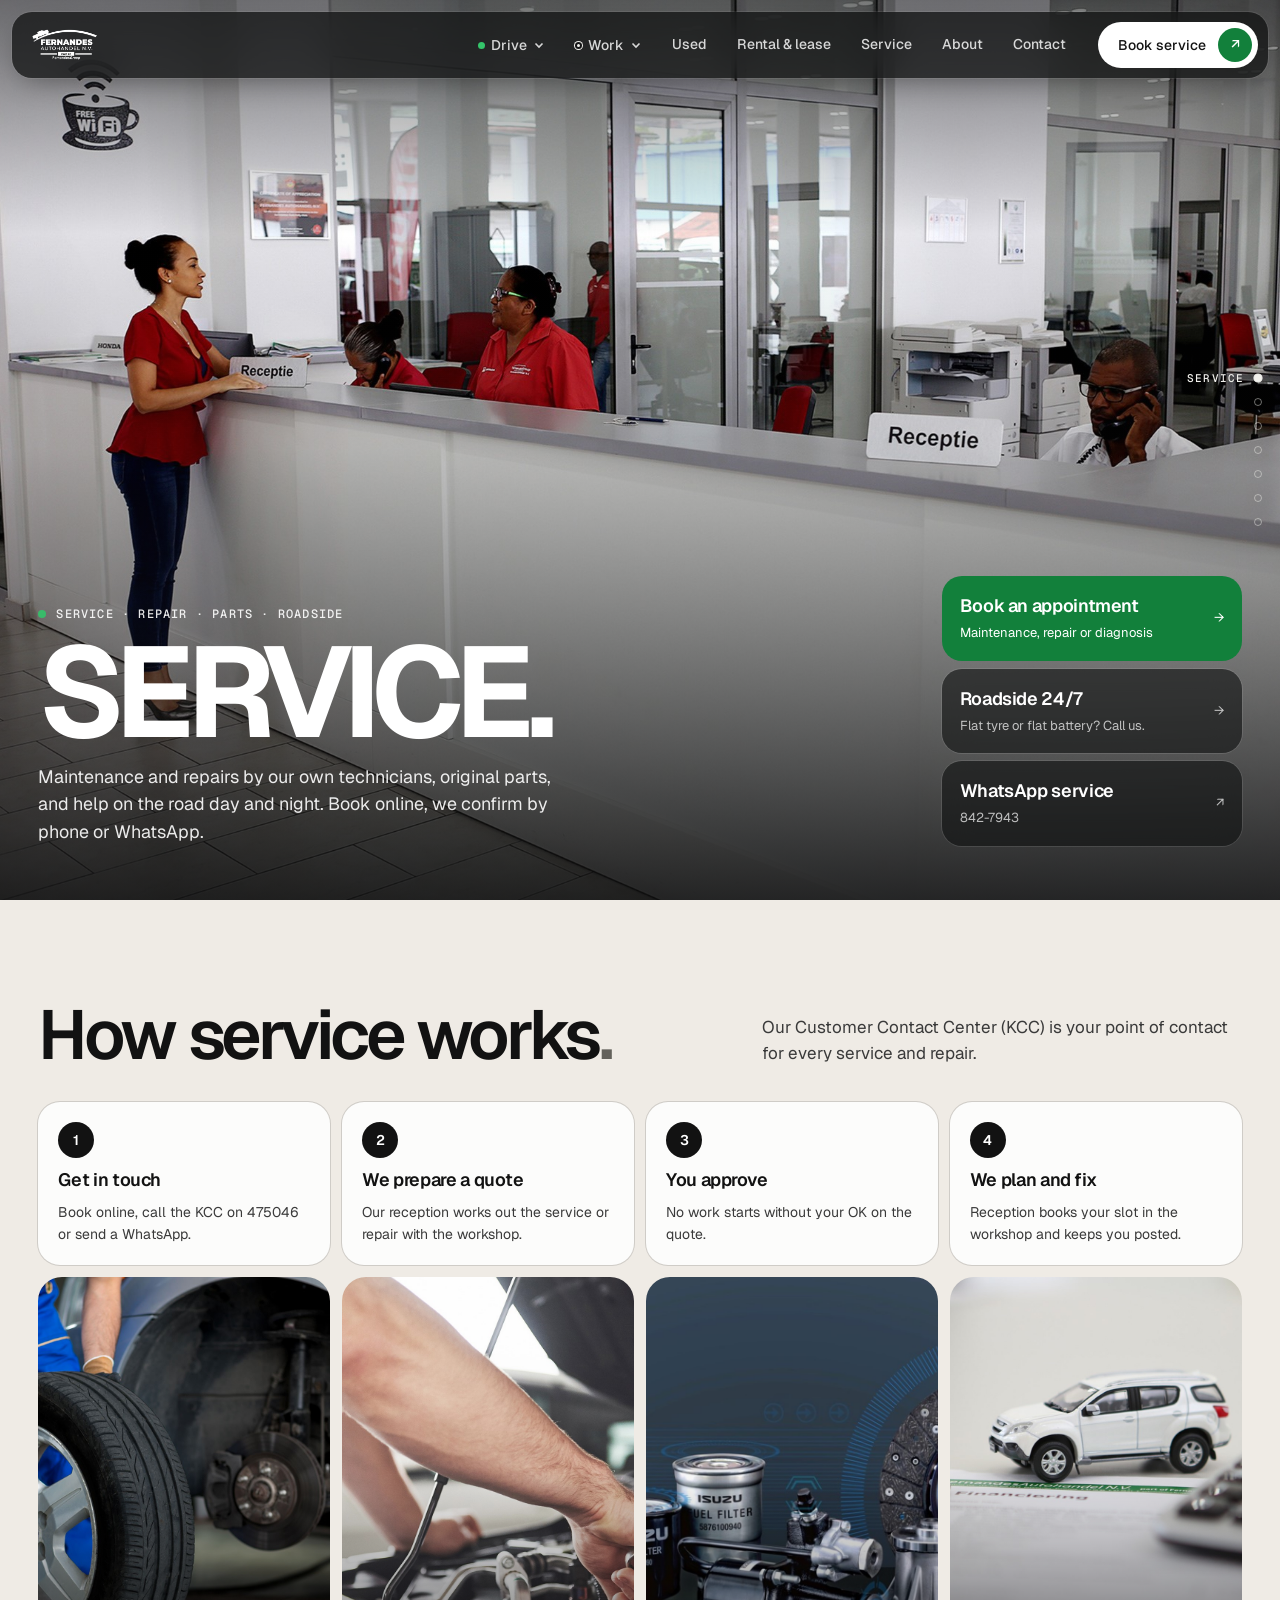
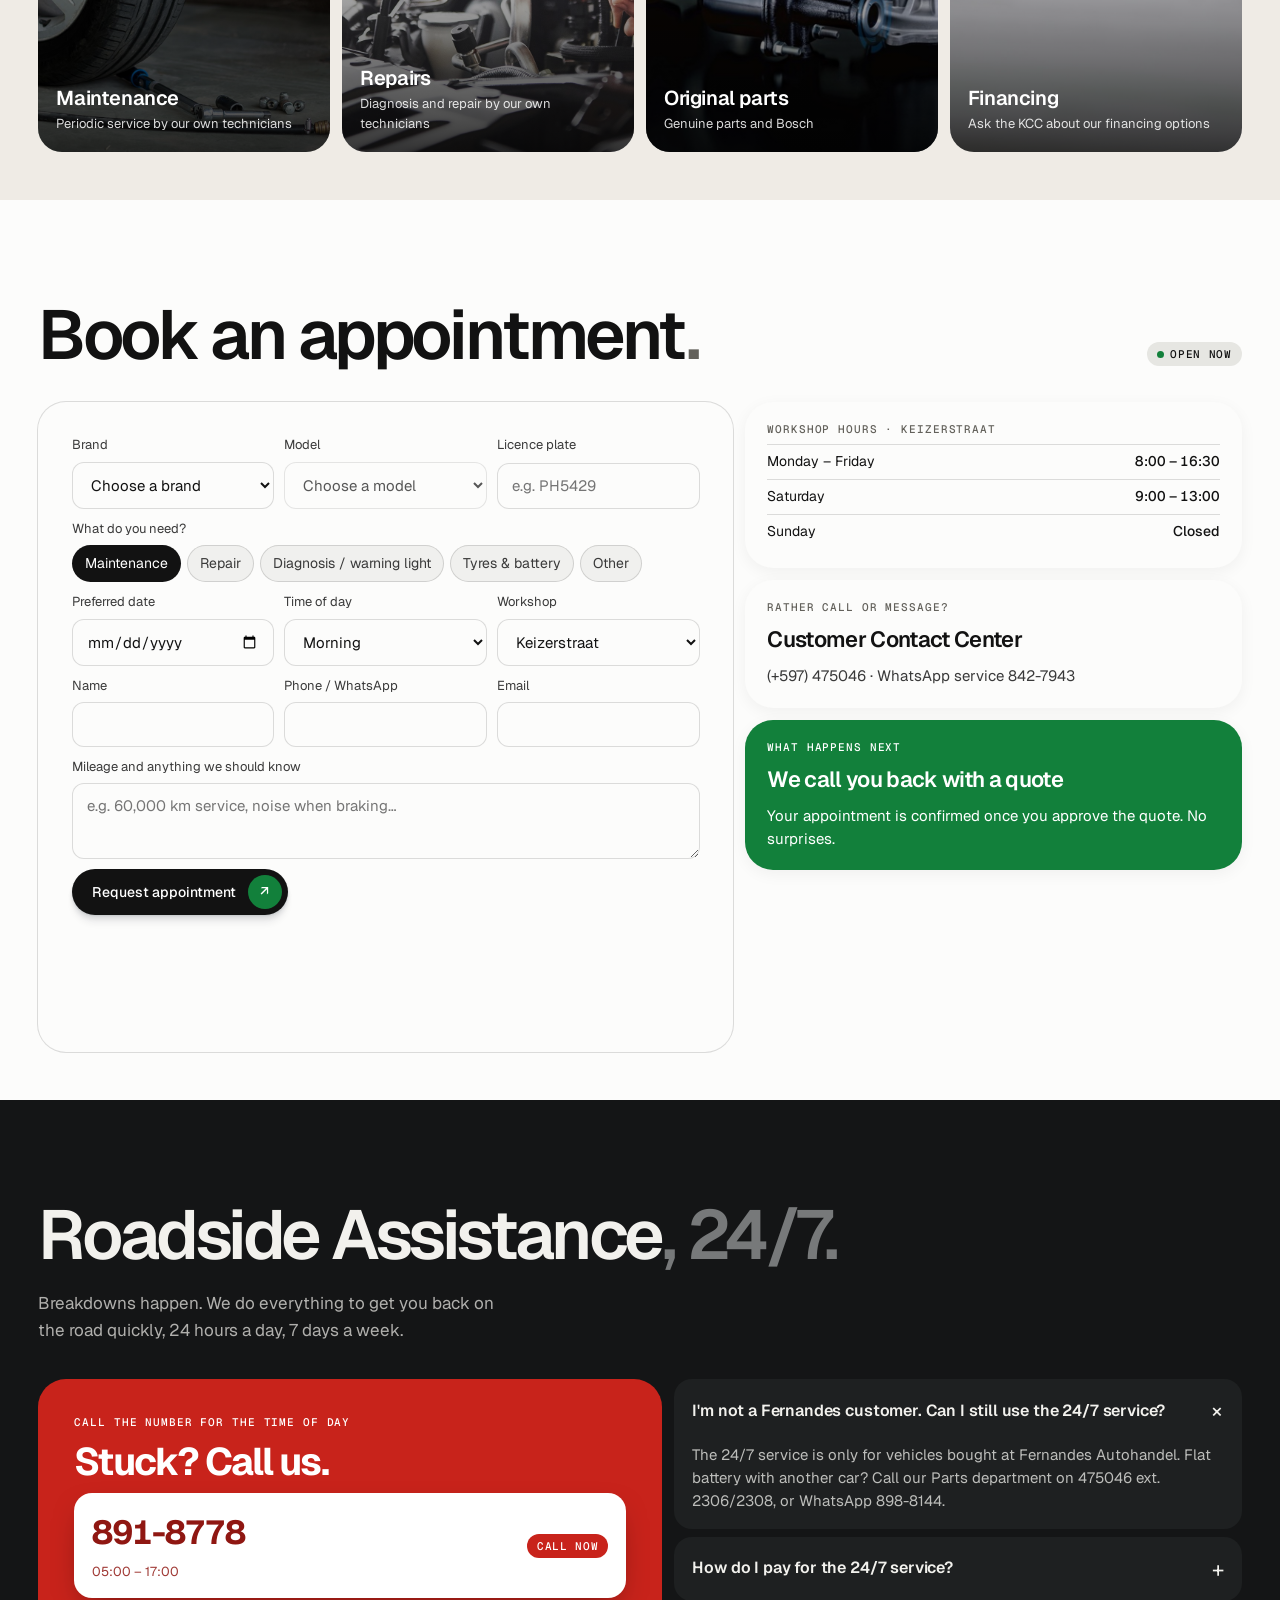
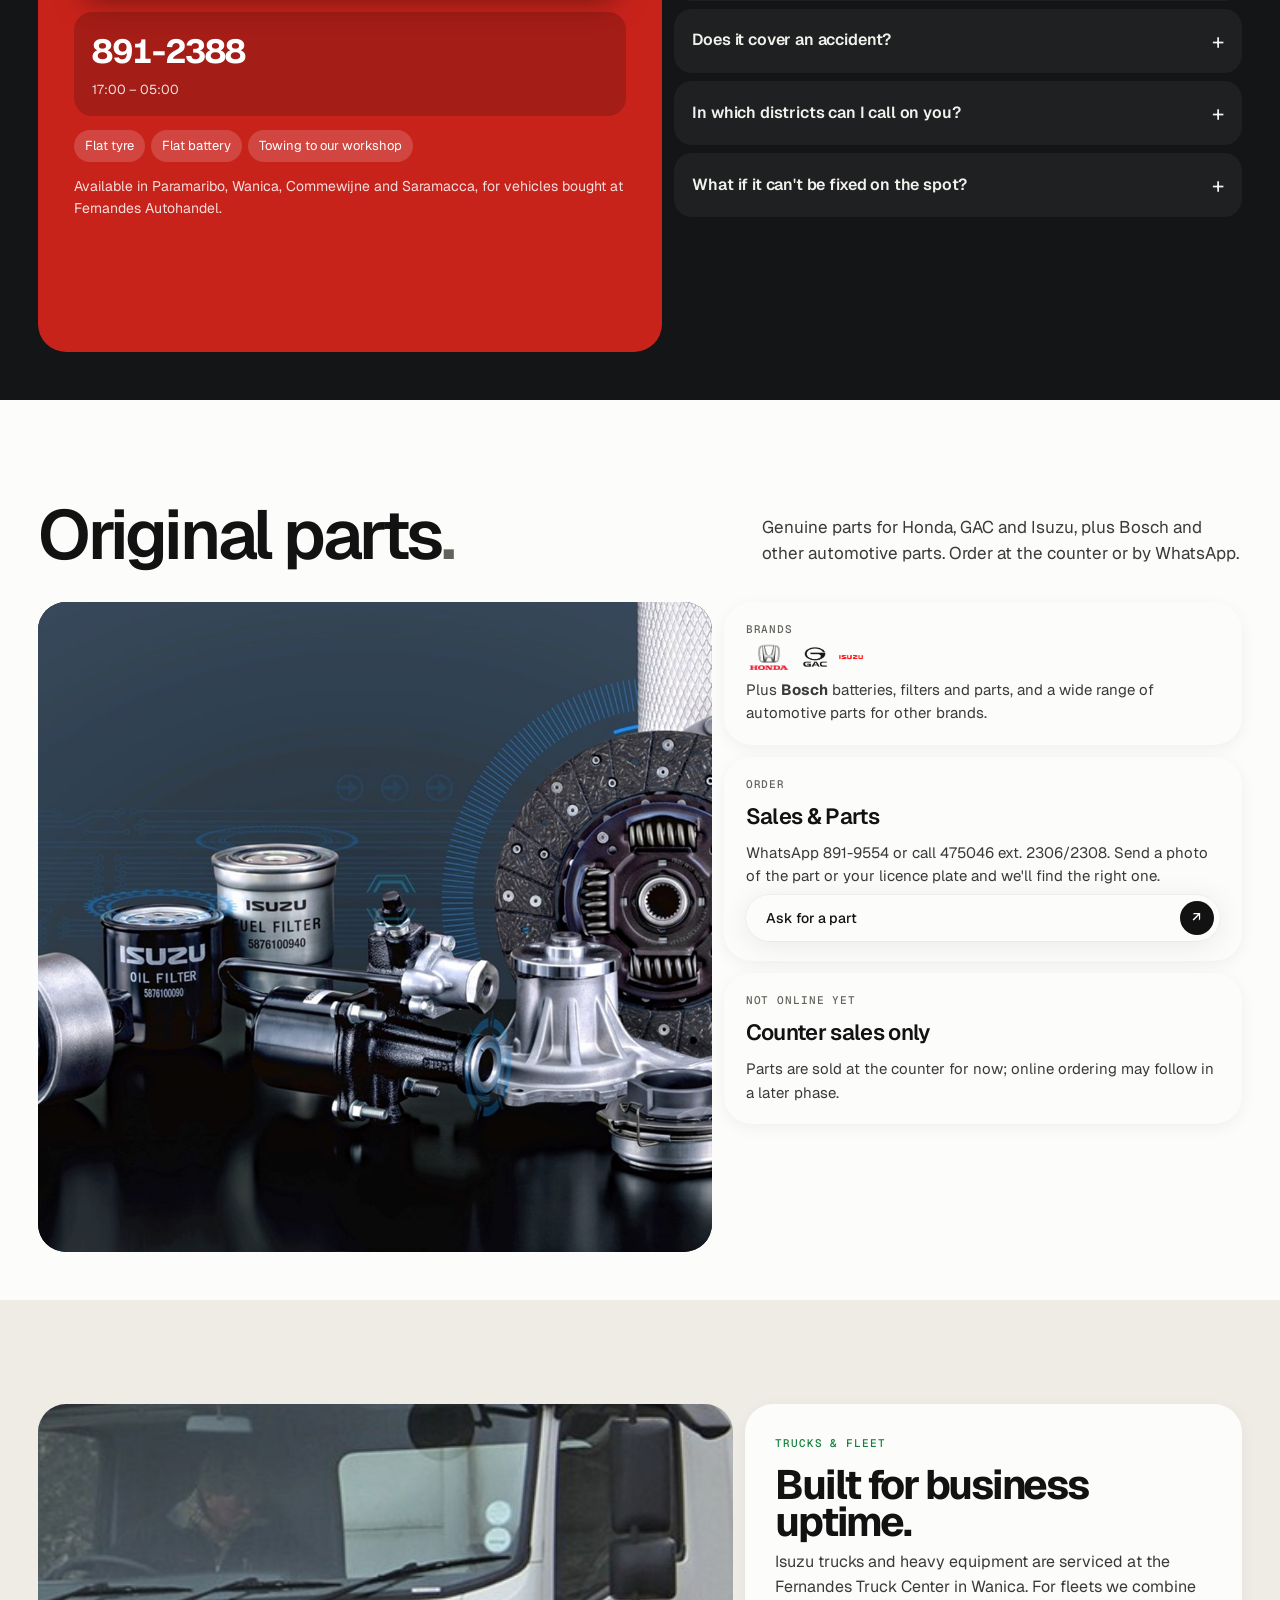
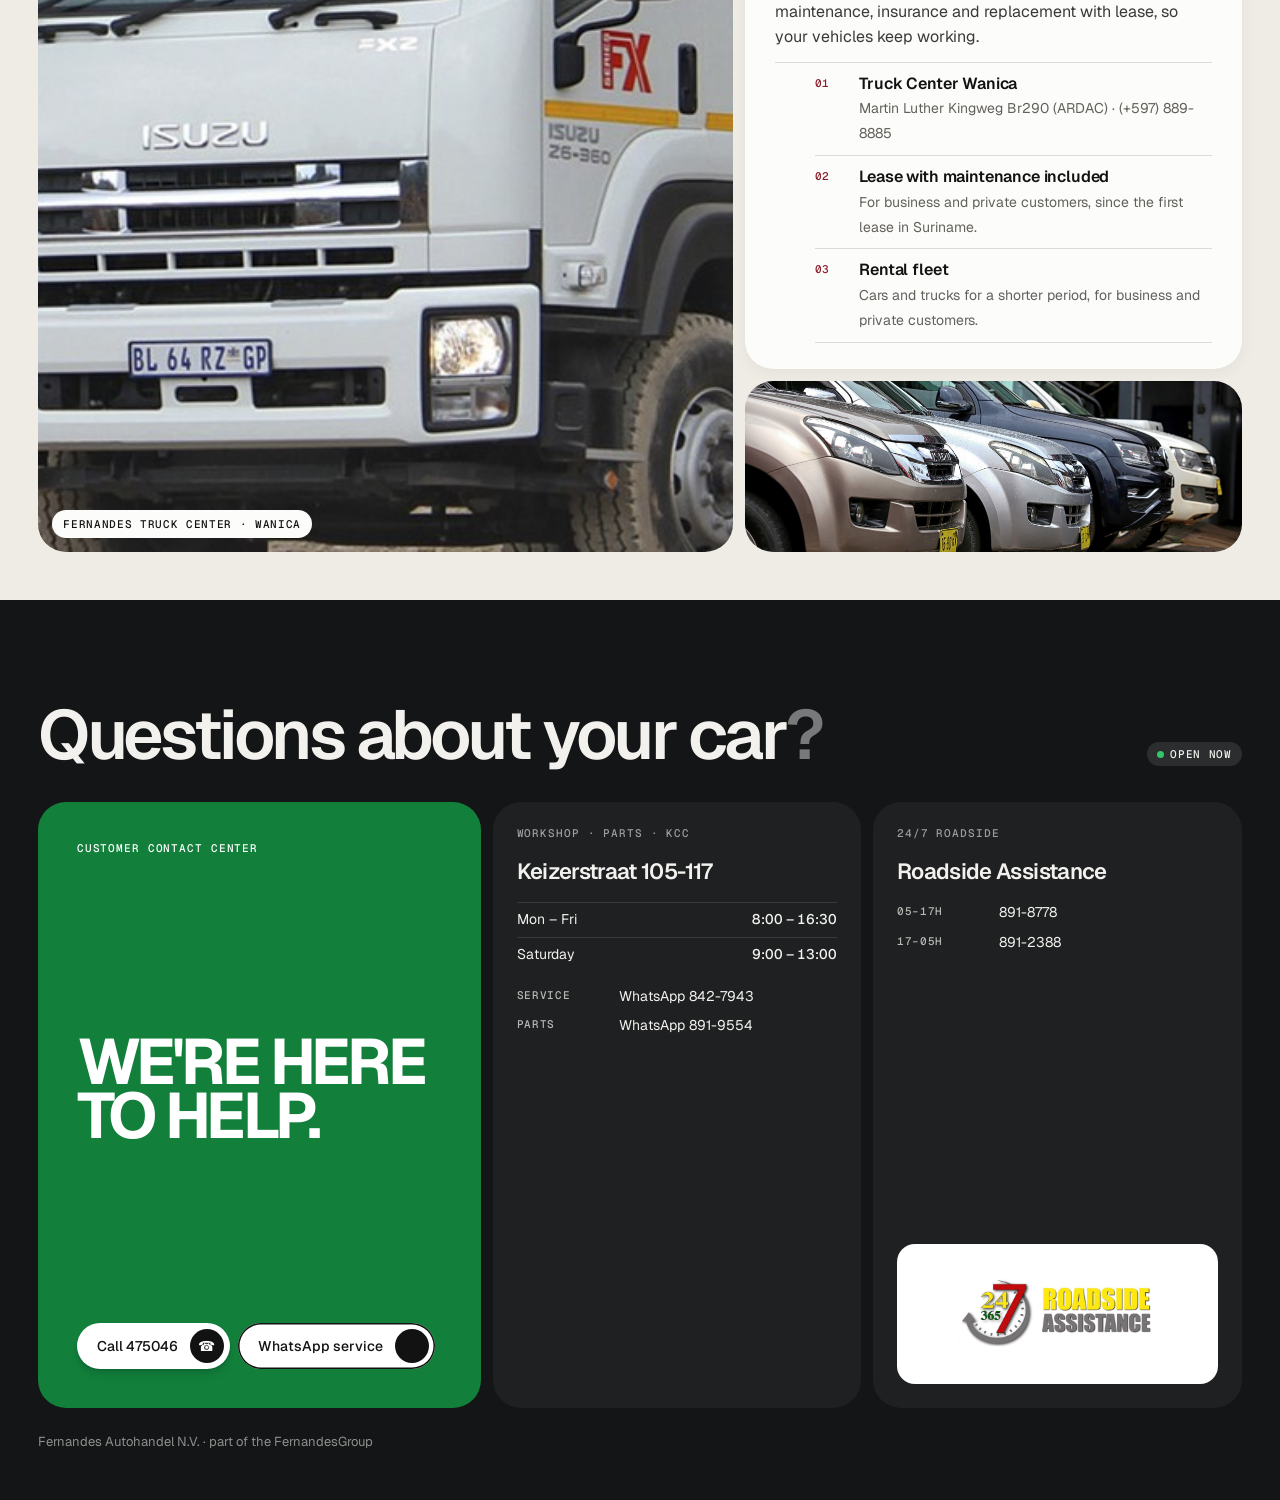
<file: service.html>
<!doctype html>
<html lang="en">
<head>
<meta charset="utf-8">
<meta name="viewport" content="width=device-width, initial-scale=1">
<title>Service &amp; repair — Fernandes Autohandel</title>
<meta name="description" content="Service and repair at Fernandes Autohandel: book a workshop appointment online, 24/7 Roadside Assistance, original parts, and truck service at the Fernandes Truck Center.">
<link rel="preconnect" href="https://fonts.googleapis.com">
<link rel="preconnect" href="https://fonts.gstatic.com" crossorigin>
<link href="https://fonts.googleapis.com/css2?family=Geist:wght@400;500;600;700&family=Geist+Mono:wght@500&display=swap" rel="stylesheet">
<link rel="stylesheet" href="assets/css/f-base.css?v=7">
<link rel="stylesheet" href="assets/css/f-nav.css?v=11">
<link rel="stylesheet" href="assets/css/f-model.css?v=7">
<link rel="stylesheet" href="assets/css/f-pages.css?v=1">
<link rel="stylesheet" href="assets/css/f-compact.css?v=2">
<style>:root { --stone: #efebe5; }</style>
</head>
<body data-on="dark" data-home="index.html" data-img="assets/img/">

<header class="nav">
  <a class="nav__logo" href="index.html"><img src="assets/img/brand/fernandes-logo-white.png" alt="Fernandes Autohandel N.V."></a>
  <nav class="nav__links" id="nav">
    <button class="nav__item" type="button" data-menu="drive" aria-expanded="false" aria-controls="mega-drive"><i></i>Drive<svg viewBox="0 0 12 12" fill="none" stroke="currentColor" stroke-width="1.6"><path d="M2.5 4.5 6 8l3.5-3.5"/></svg></button>
    <button class="nav__item" type="button" data-menu="work" aria-expanded="false" aria-controls="mega-work"><i></i>Work<svg viewBox="0 0 12 12" fill="none" stroke="currentColor" stroke-width="1.6"><path d="M2.5 4.5 6 8l3.5-3.5"/></svg></button>
    <a href="used.html">Used</a>
    <a href="rental-lease.html">Rental &amp; lease</a>
    <a href="service.html" aria-current="page">Service</a>
    <a href="about.html">About</a>
    <a href="index.html#contact">Contact</a>
  </nav>
  <a class="btn" href="#book">Book service <i>↗</i></a>
  <button class="btn menu-btn" data-menu-toggle aria-expanded="false" aria-controls="nav">Menu <i>≡</i></button>
</header>
<div class="mega" id="mega-drive" data-mega="drive" role="region" aria-label="Drive models"></div>
<div class="mega" id="mega-work" data-mega="work" role="region" aria-label="Work models"></div>
<nav class="dots" aria-label="Sections"></nav>

<!-- 1 · Hero -->
<section class="block block--dark p-hero" id="top" data-block="Service">
  <img src="assets/img/service/diensten1920.jpg" alt="Fernandes service reception desk" style="object-position:center 35%">
  <div class="p-hero__inner">
    <div>
      <span class="p-hero__kicker"><i></i>Service · Repair · Parts · Roadside</span>
      <h1>Service.</h1>
      <p class="p-hero__lede">Maintenance and repairs by our own technicians, original parts, and help on the road day and night. Book online, we confirm by phone or WhatsApp.</p>
    </div>
    <div class="p-hero__side">
      <a class="p-hero__card p-hero__card--accent" href="#book"><div><b>Book an appointment</b><span>Maintenance, repair or diagnosis</span></div><span aria-hidden="true">→</span></a>
      <a class="p-hero__card" href="#roadside"><div><b>Roadside 24/7</b><span>Flat tyre or flat battery? Call us.</span></div><span aria-hidden="true">→</span></a>
      <a class="p-hero__card" href="https://wa.me/5978427943" target="_blank" rel="noopener"><div><b>WhatsApp service</b><span>842-7943</span></div><span aria-hidden="true">↗</span></a>
    </div>
  </div>
</section>

<!-- 2 · How it works -->
<section class="block block--stone" id="how" data-block="How it works">
  <div class="block__head" data-reveal>
    <h2 class="block__title block__title--sm">How service works<span>.</span></h2>
    <p class="block__lede">Our Customer Contact Center (KCC) is your point of contact for every service and repair.</p>
  </div>
  <div class="steps" data-reveal>
    <div class="step"><i>1</i><h4>Get in touch</h4><p>Book online, call the KCC on 475046 or send a WhatsApp.</p></div>
    <div class="step"><i>2</i><h4>We prepare a quote</h4><p>Our reception works out the service or repair with the workshop.</p></div>
    <div class="step"><i>3</i><h4>You approve</h4><p>No work starts without your OK on the quote.</p></div>
    <div class="step"><i>4</i><h4>We plan and fix</h4><p>Reception books your slot in the workshop and keeps you posted.</p></div>
  </div>
  <div class="offer" data-reveal>
    <a href="#book"><img src="assets/img/service/istock-492250416.jpg" alt="Technician changing a tyre"><b>Maintenance</b><span>Periodic service by our own technicians</span></a>
    <a href="#book"><img src="assets/img/service/service.jpg" alt="Technician working on an engine"><b>Repairs</b><span>Diagnosis and repair by our own technicians</span></a>
    <a href="#parts"><img src="assets/img/service/parts-banner.jpg" alt="Original Isuzu parts"><b>Original parts</b><span>Genuine parts and Bosch</span></a>
    <a href="index.html#drive"><img src="assets/img/service/financiering.jpg" alt="Model car on financing paperwork"><b>Financing</b><span>Ask the KCC about our financing options</span></a>
  </div>
</section>

<!-- 3 · Book -->
<section class="block block--white" id="book" data-block="Book">
  <div class="block__head" data-reveal>
    <h2 class="block__title block__title--sm">Book an appointment<span>.</span></h2>
    <span class="open-now" data-open-now>Open now</span>
  </div>
  <div class="book" data-reveal>
    <div class="panel" style="box-shadow:0 0 0 1px var(--rule)">
      <form class="form" id="book-form" novalidate>
        <label>Brand<select id="b-brand" name="brand" required><option value="">Choose a brand</option><option>Honda</option><option>GAC</option><option>Isuzu</option><option value="Other">Other brand</option></select></label>
        <label>Model<select id="b-model" name="model" required></select></label>
        <label>Licence plate<input name="plate" autocomplete="off" placeholder="e.g. PH5429"></label>
        <div class="full"><span style="display:block;font-size:13px;color:var(--ink-2);margin-bottom:6px">What do you need?</span>
          <div class="chips-pick" role="group" aria-label="Type of service">
            <label><input type="radio" name="type" value="Maintenance" checked><span>Maintenance</span></label>
            <label><input type="radio" name="type" value="Repair"><span>Repair</span></label>
            <label><input type="radio" name="type" value="Diagnosis"><span>Diagnosis / warning light</span></label>
            <label><input type="radio" name="type" value="Tyres and battery"><span>Tyres &amp; battery</span></label>
            <label><input type="radio" name="type" value="Other"><span>Other</span></label>
          </div>
        </div>
        <label>Preferred date<input id="b-date" name="date" type="date" required></label>
        <label>Time of day<select name="time"><option>Morning</option><option>Afternoon</option><option>No preference</option></select></label>
        <label>Workshop<select name="loc"><option>Keizerstraat</option><option>Truck Center, Wanica</option></select></label>
        <label>Name<input name="name" autocomplete="name" required></label>
        <label>Phone / WhatsApp<input name="phone" type="tel" autocomplete="tel" required></label>
        <label>Email<input name="email" type="email" autocomplete="email"></label>
        <label class="full">Mileage and anything we should know<textarea name="msg" placeholder="e.g. 60,000 km service, noise when braking…"></textarea></label>
        <div class="full"><button class="btn" type="submit">Request appointment <i>↗</i></button></div>
        <p class="form__ok full" role="status">Thanks! In the live site this goes to the KCC, who confirm your appointment by phone or WhatsApp. (Demo: nothing was sent.)</p>
      </form>
    </div>
    <div class="book__side">
      <div class="tile"><span class="mono muted">Workshop hours · Keizerstraat</span>
        <table class="hours"><tr><td>Monday – Friday</td><td>8:00 – 16:30</td></tr><tr><td>Saturday</td><td>9:00 – 13:00</td></tr><tr><td>Sunday</td><td>Closed</td></tr></table>
      </div>
      <div class="tile"><span class="mono muted">Rather call or message?</span><h4>Customer Contact Center</h4><p><a href="tel:+597475046">(+597) 475046</a> · WhatsApp service <a href="https://wa.me/5978427943" target="_blank" rel="noopener">842-7943</a></p></div>
      <div class="tile tile--paint" style="--paint:var(--accent)"><span class="mono">What happens next</span><h4>We call you back with a quote</h4><p>Your appointment is confirmed once you approve the quote. No surprises.</p></div>
    </div>
  </div>
</section>

<!-- 4 · Roadside -->
<section class="block block--dark" id="roadside" data-block="Roadside 24/7">
  <div class="block__head" data-reveal>
    <h2 class="block__title block__title--sm">Roadside Assistance<span>, 24/7.</span></h2>
    <p class="block__lede">Breakdowns happen. We do everything to get you back on the road quickly, 24 hours a day, 7 days a week.</p>
  </div>
  <div class="rs" data-reveal>
    <div class="rs__call">
      <span class="mono">Call the number for the time of day</span>
      <h3>Stuck? Call us.</h3>
      <a class="rs__num" href="tel:+5978918778" data-rs="day"><div><b>891-8778</b><span>05:00 – 17:00</span></div><em>Call now</em></a>
      <a class="rs__num" href="tel:+5978912388" data-rs="night"><div><b>891-2388</b><span>17:00 – 05:00</span></div><em>Call now</em></a>
      <div class="rs__covered"><span>Flat tyre</span><span>Flat battery</span><span>Towing to our workshop</span></div>
      <p style="font-size:14px;opacity:.85">Available in Paramaribo, Wanica, Commewijne and Saramacca, for vehicles bought at Fernandes Autohandel.</p>
    </div>
    <div class="faq">
      <details open><summary>I'm not a Fernandes customer. Can I still use the 24/7 service?</summary><p>The 24/7 service is only for vehicles bought at Fernandes Autohandel. Flat battery with another car? Call our Parts department on 475046 ext. 2306/2308, or WhatsApp 898-8144.</p></details>
      <details><summary>How do I pay for the 24/7 service?</summary><p>Pay within three working days at Fernandes Autohandel, Keizerstraat 105-117.</p></details>
      <details><summary>Does it cover an accident?</summary><p>Collisions aren't covered by the 24/7 service. We can help you arrange a tow truck, so your vehicle gets to our workshop safely.</p></details>
      <details><summary>In which districts can I call on you?</summary><p>Paramaribo, Wanica, Commewijne and Saramacca.</p></details>
      <details><summary>What if it can't be fixed on the spot?</summary><p>We help you contact a towing service so your vehicle is brought safely to our workshop.</p></details>
    </div>
  </div>
</section>

<!-- 5 · Parts -->
<section class="block block--white" id="parts" data-block="Parts">
  <div class="block__head" data-reveal>
    <h2 class="block__title block__title--sm">Original parts<span>.</span></h2>
    <p class="block__lede">Genuine parts for Honda, GAC and Isuzu, plus Bosch and other automotive parts. Order at the counter or by WhatsApp.</p>
  </div>
  <div class="parts" data-reveal>
    <div class="parts__img"><img src="assets/img/service/parts-banner.jpg" alt="Original Isuzu parts: clutch, filters and water pump"></div>
    <div class="parts__side">
      <div class="tile"><span class="mono muted">Brands</span><div class="brandstrip"><img src="assets/img/brand/honda.png" alt="Honda"><img src="assets/img/brand/gac.png" alt="GAC"><img src="assets/img/brand/isuzu.png" alt="Isuzu"></div><p>Plus <b>Bosch</b> batteries, filters and parts, and a wide range of automotive parts for other brands.</p></div>
      <div class="tile"><span class="mono muted">Order</span><h4>Sales &amp; Parts</h4><p>WhatsApp <a href="https://wa.me/5978919554" target="_blank" rel="noopener">891-9554</a> or call 475046 ext. 2306/2308. Send a photo of the part or your licence plate and we'll find the right one.</p><a class="btn btn--light" href="https://wa.me/5978919554?text=Hello%20Fernandes%2C%20I%20am%20looking%20for%20a%20part%20for%20my%20car%3A%20" target="_blank" rel="noopener">Ask for a part <i>↗</i></a></div>
      <div class="tile"><span class="mono muted">Not online yet</span><h4>Counter sales only</h4><p>Parts are sold at the counter for now; online ordering may follow in a later phase.</p></div>
    </div>
  </div>
</section>

<!-- 6 · Trucks & fleet -->
<section class="block block--stone" id="fleet" data-block="Trucks & fleet">
  <div class="story">
    <div class="story__media" data-reveal><img src="assets/img/trucks/f-series.jpg" alt="Isuzu trucks" style="object-position:70% center"><span class="cap">Fernandes Truck Center · Wanica</span></div>
    <div class="story__text">
      <div class="story__card" data-reveal>
        <span class="mono" style="color:var(--accent)">Trucks &amp; fleet</span>
        <h2 style="margin-top:12px">Built for business uptime.</h2>
        <p>Isuzu trucks and heavy equipment are serviced at the Fernandes Truck Center in Wanica. For fleets we combine maintenance, insurance and replacement with lease, so your vehicles keep working.</p>
        <ul class="feat">
          <li><i>01</i><div><b>Truck Center Wanica</b><span>Martin Luther Kingweg Br290 (ARDAC) · (+597) 889-8885</span></div></li>
          <li><i>02</i><div><b><a href="rental-lease.html#business">Lease with maintenance included</a></b><span>For business and private customers, since the first lease in Suriname.</span></div></li>
          <li><i>03</i><div><b><a href="rental-lease.html#rental">Rental fleet</a></b><span>Cars and trucks for a shorter period, for business and private customers.</span></div></li>
        </ul>
      </div>
      <div class="story__img" data-reveal><img src="assets/img/service/zakelijke_lease1920.jpg" alt="Fleet of Isuzu pick-ups"></div>
    </div>
  </div>
</section>

<!-- 7 · Contact -->
<section class="block block--dark" id="contact" data-block="Contact">
  <div class="block__head" data-reveal>
    <h2 class="block__title block__title--sm">Questions about your car<span>?</span></h2>
    <span class="open-now" data-open-now>Open now</span>
  </div>
  <div class="contact" data-reveal>
    <div class="contact__cta">
      <span class="mono">Customer Contact Center</span>
      <h3>We're here to help.</h3>
      <div style="display:flex;gap:8px;flex-wrap:wrap"><a class="btn" href="tel:+597475046">Call 475046 <i>☎</i></a><a class="btn btn--ghost" href="https://wa.me/5978427943" target="_blank" rel="noopener">WhatsApp service <i><b>↗</b></i></a></div>
    </div>
    <div class="loc">
      <span class="mono" style="opacity:.6">Workshop · Parts · KCC</span>
      <h4>Keizerstraat 105-117</h4>
      <table class="hours"><tr><td>Mon – Fri</td><td>8:00 – 16:30</td></tr><tr><td>Saturday</td><td>9:00 – 13:00</td></tr></table>
      <dl><dt>Service</dt><dd>WhatsApp 842-7943</dd><dt>Parts</dt><dd>WhatsApp 891-9554</dd></dl>
    </div>
    <div class="loc">
      <span class="mono" style="opacity:.6">24/7 Roadside</span>
      <h4>Roadside Assistance</h4>
      <dl><dt>05–17h</dt><dd><a href="tel:+5978918778">891-8778</a></dd><dt>17–05h</dt><dd><a href="tel:+5978912388">891-2388</a></dd></dl>
      <div class="loc__img"><img src="assets/img/service/web-banner-247.jpg" alt="24/7 365 Roadside Assistance" style="object-fit:contain;background:#fff"></div>
    </div>
  </div>
  <div class="legal"><span>Fernandes Autohandel N.V. · part of the FernandesGroup</span></div>
</section>

<script src="assets/data/models.js?v=9"></script>
<script src="assets/js/f-base.js?v=7"></script>
<script src="assets/js/f-nav.js?v=11"></script>
<script src="assets/js/f-pages.js?v=1"></script>
</body>
</html>
</file>
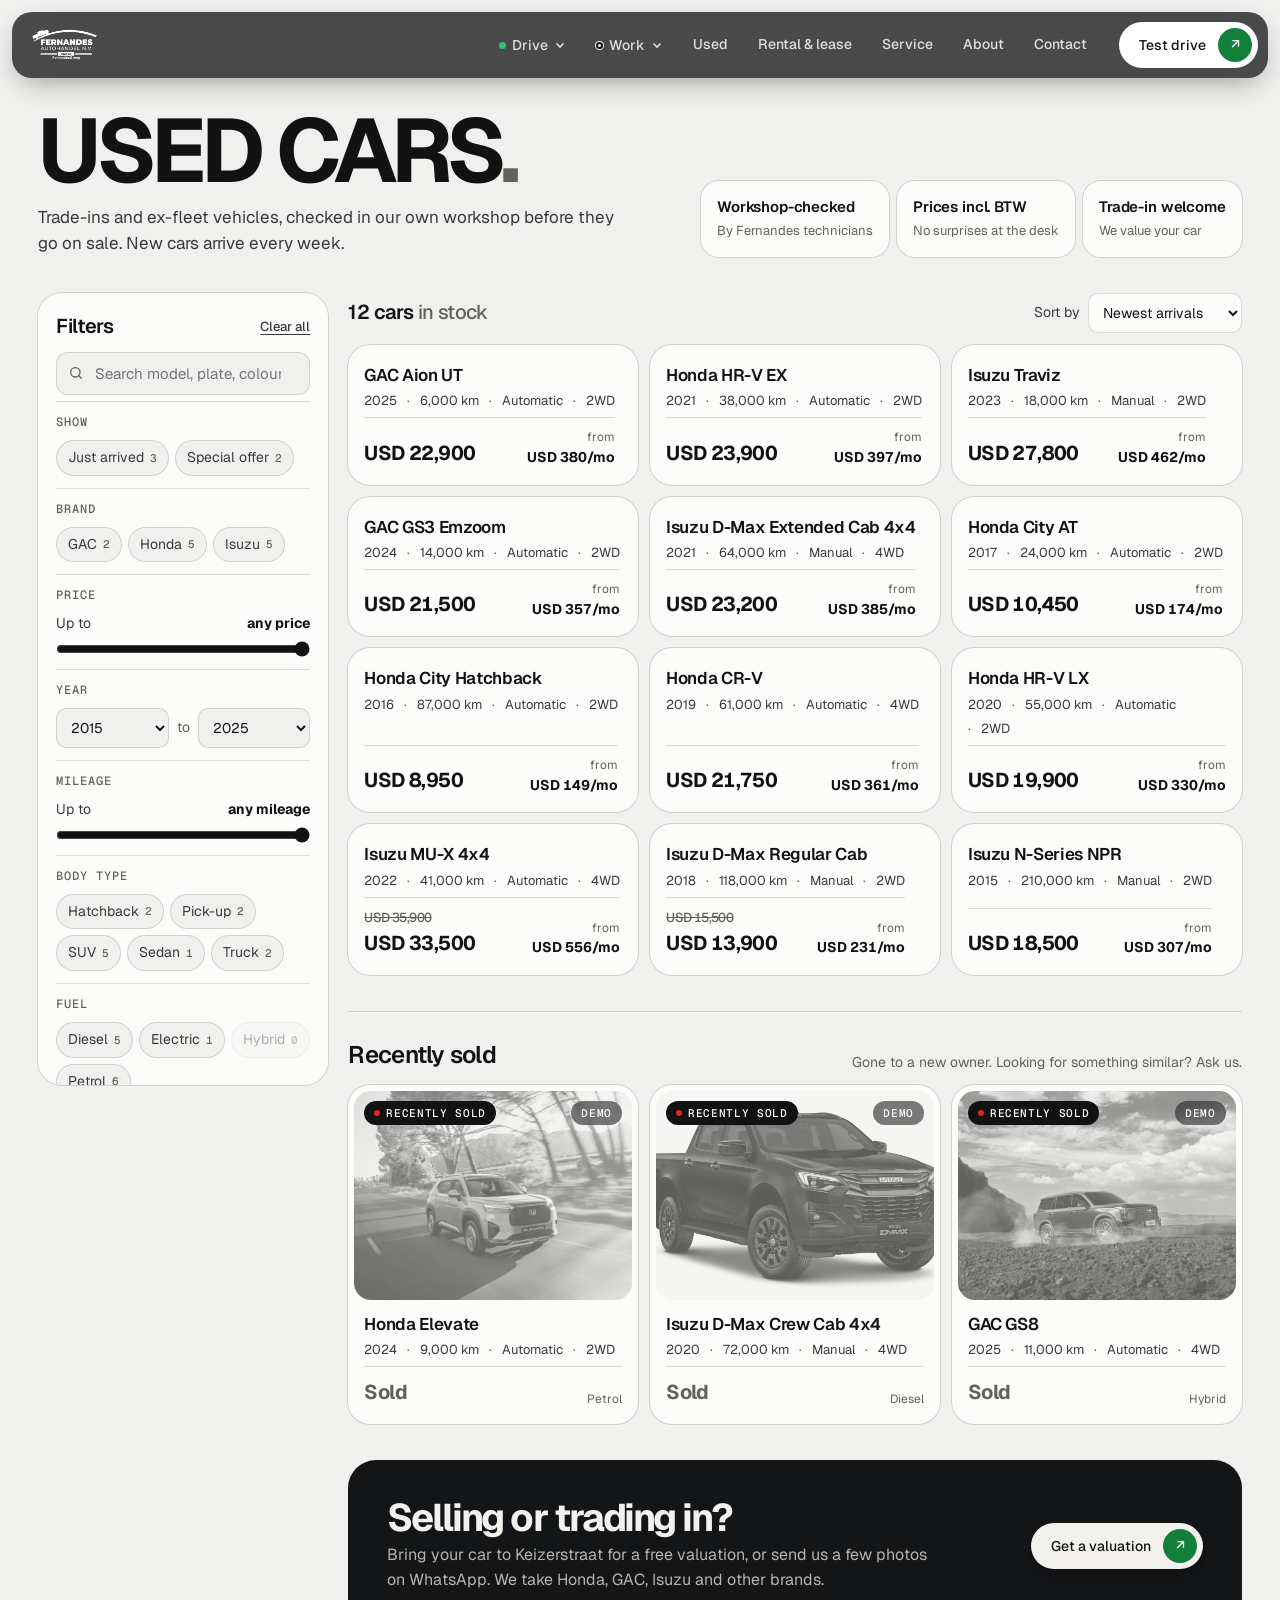
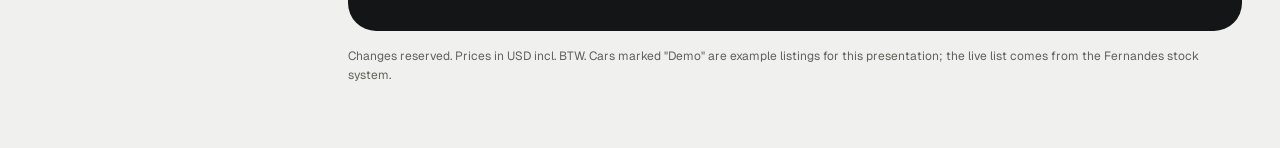
<file: used.html>
<!doctype html>
<html lang="en">
<head>
<meta charset="utf-8">
<meta name="viewport" content="width=device-width, initial-scale=1">
<title>Used cars — Fernandes Autohandel</title>
<meta name="description" content="Used cars at Fernandes Autohandel, Paramaribo. Inspected in our own workshop, prices incl. BTW. Filter by brand, price, year, mileage, transmission and 4WD.">
<link rel="preconnect" href="https://fonts.googleapis.com">
<link rel="preconnect" href="https://fonts.gstatic.com" crossorigin>
<link href="https://fonts.googleapis.com/css2?family=Geist:wght@400;500;600;700&family=Geist+Mono:wght@500&display=swap" rel="stylesheet">
<link rel="stylesheet" href="assets/css/f-base.css?v=6">
<link rel="stylesheet" href="assets/css/f-nav.css?v=11">
<link rel="stylesheet" href="assets/css/f-used.css?v=4">
</head>
<body class="page-used" data-on="light" data-home="index.html" data-img="assets/img/">

<header class="nav">
  <a class="nav__logo" href="index.html"><img src="assets/img/brand/fernandes-logo-white.png" alt="Fernandes Autohandel N.V."></a>
  <nav class="nav__links" id="nav">
    <button class="nav__item" type="button" data-menu="drive" aria-expanded="false" aria-controls="mega-drive"><i></i>Drive<svg viewBox="0 0 12 12" fill="none" stroke="currentColor" stroke-width="1.6"><path d="M2.5 4.5 6 8l3.5-3.5"/></svg></button>
    <button class="nav__item" type="button" data-menu="work" aria-expanded="false" aria-controls="mega-work"><i></i>Work<svg viewBox="0 0 12 12" fill="none" stroke="currentColor" stroke-width="1.6"><path d="M2.5 4.5 6 8l3.5-3.5"/></svg></button>
    <a href="used.html" aria-current="page">Used</a>
    <a href="rental-lease.html">Rental &amp; lease</a>
    <a href="service.html">Service</a>
    <a href="about.html">About</a>
    <a href="index.html#contact">Contact</a>
  </nav>
  <a class="btn" href="index.html#contact">Test drive <i>↗</i></a>
  <button class="btn menu-btn" data-menu-toggle aria-expanded="false" aria-controls="nav">Menu <i>≡</i></button>
</header>
<div class="mega" id="mega-drive" data-mega="drive" role="region" aria-label="Drive models"></div>
<div class="mega" id="mega-work" data-mega="work" role="region" aria-label="Work models"></div>

<main>
  <section class="u-hero">
    <div>
      <h1>Used cars<span>.</span></h1>
      <p>Trade-ins and ex-fleet vehicles, checked in our own workshop before they go on sale. New cars arrive every week.</p>
    </div>
    <div class="u-trust">
      <div><b>Workshop-checked</b><span>By Fernandes technicians</span></div>
      <div><b>Prices incl. BTW</b><span>No surprises at the desk</span></div>
      <div><b>Trade-in welcome</b><span>We value your car</span></div>
    </div>
  </section>

  <div class="u-wrap">
    <aside class="u-filters" aria-label="Filters">
      <div class="u-filters__head"><h2>Filters</h2><button class="u-link" type="button" data-clear>Clear all</button></div>
      <form id="u-form" role="search"></form>
      <div class="u-filters__apply"><button class="btn" type="button" id="u-apply"><span>Show <span id="u-apply-n">0</span> cars</span> <i>→</i></button></div>
    </aside>

    <section class="u-results" aria-live="polite">
      <div class="u-bar">
        <div class="u-count" id="u-count"></div>
        <div style="display:flex;gap:8px;align-items:center">
          <button class="btn btn--light u-open" type="button" id="u-open" aria-expanded="false" aria-controls="u-form"><span>Filters <span id="u-open-n"></span></span> <i>⚙</i></button>
          <label class="u-sort"><span>Sort by</span>
            <select id="u-sort" aria-label="Sort by">
              <option value="arrived">Newest arrivals</option>
              <option value="price-asc">Price: low to high</option>
              <option value="price-desc">Price: high to low</option>
              <option value="km">Lowest mileage</option>
              <option value="year">Newest year</option>
            </select>
          </label>
        </div>
      </div>
      <div class="u-active" id="u-active"></div>
      <div class="u-grid" id="u-grid"></div>

      <div id="u-sold-wrap" hidden>
        <div class="u-sold-head"><h2>Recently sold</h2><p>Gone to a new owner. Looking for something similar? Ask us.</p></div>
        <div class="u-grid" id="u-sold-grid"></div>
      </div>

      <div class="u-cta">
        <div><h3>Selling or trading in?</h3><p>Bring your car to Keizerstraat for a free valuation, or send us a few photos on WhatsApp. We take Honda, GAC, Isuzu and other brands.</p></div>
        <a class="btn" target="_blank" rel="noopener" href="https://wa.me/5978919554?text=Hello%20Fernandes%2C%20I%20would%20like%20a%20valuation%20for%20my%20car.">Get a valuation <i>↗</i></a>
      </div>
      <p class="u-note">Changes reserved. Prices in USD incl. BTW. Cars marked "Demo" are example listings for this presentation; the live list comes from the Fernandes stock system.</p>
    </section>
  </div>
</main>

<dialog class="u-dialog" id="u-dialog">
  <button class="u-d__close" type="button" aria-label="Close">×</button>
  <div class="u-d" id="u-d"></div>
</dialog>

<script src="assets/data/models.js?v=9"></script>
<script src="assets/data/used.js?v=3"></script>
<script src="assets/js/f-base.js?v=6"></script>
<script src="assets/js/f-nav.js?v=11"></script>
<script src="assets/js/f-used.js?v=3"></script>
</body>
</html>
</file>
<file: assets/css/ytbg.css>
.ytbg { position: absolute; inset: 0; overflow: hidden; container-type: size; background: #000; }
.ytbg__poster { position: absolute; inset: 0; width: 100%; height: 100%; object-fit: cover; transition: opacity .9s ease, transform 8s ease; }
.ytbg__frame {
  position: absolute; top: 50%; left: 50%; border: 0; pointer-events: none;
  width: max(100cqw, calc(100cqh * 1.7778)); height: max(100cqh, calc(100cqw * 0.5625));
  transform: translate(-50%, -50%) scale(1.18); opacity: 0; transition: opacity .9s ease;
}
/* is-playing = wanted (hover/visible); is-live = YouTube reports playback */
/* the delay hides YouTube's own controls, which flash briefly when playback starts */
.ytbg.is-playing.is-live .ytbg__frame { opacity: 1; transition-delay: 1.4s; }
.ytbg.is-playing.is-live .ytbg__poster { opacity: 0; transition-delay: 1.4s; }
.ytbg.is-static .ytbg__poster { animation: ytbg-kenburns 18s ease-in-out infinite alternate; }
@keyframes ytbg-kenburns { from { transform: scale(1); } to { transform: scale(1.12) translate(-2%, -1%); } }
@media (prefers-reduced-motion: reduce) { .ytbg__frame { display: none; } .ytbg.is-static .ytbg__poster { animation: none; } }
</file>
<file: assets/css/f-base.css>
/* Shared base for the "F" family of style proposals (Drive & Work). */
html, body { background: #f0f0ee; }
:root {
  --paper: #f0f0ee;
  --paper-2: #e6e6e2;
  --white: #fcfcfb;
  --ink: #121212;
  --ink-2: #3a3a3a;
  --muted: #63615b;           /* 4.5:1+ on paper and stone */
  --rule: rgba(18, 18, 18, .14);
  --work: #141516;
  --work-2: #1e2021;
  --work-3: #2a2d2e;
  --on-work: #f2f1ed;
  --accent: #12803b;            /* Fernandes green, deep enough for white text (5:1) */
  --accent-2: #34c46a;          /* green on dark */
  --sans: 'Geist', system-ui, sans-serif;
  --mono: 'Geist Mono', ui-monospace, monospace;
  --gutter: clamp(18px, 3vw, 44px);
  --ease: cubic-bezier(.22, 1, .36, 1);
}
* { box-sizing: border-box; margin: 0; }
/* No scroll-snap: with a mouse wheel it pulls every small step back to the block start. */
html { overflow-x: clip; }   /* paging + anchor scrolling are animated in f-base.js */
body { color: var(--ink); font: 400 16px/1.55 var(--sans); -webkit-font-smoothing: antialiased; -moz-osx-font-smoothing: grayscale; }
::selection { background: rgba(24, 154, 69, .25); }
img { display: block; max-width: 100%; }
a { color: inherit; text-decoration: none; }
.mono { font: 500 11px var(--mono); letter-spacing: .08em; text-transform: uppercase; }
.muted { color: var(--muted); }

/* ---------- Nav (adapts to the block underneath) ---------- */
.nav { position: fixed; z-index: 60; inset: 0 0 auto; display: flex; align-items: center; gap: 24px; padding: 16px var(--gutter); transition: color .4s, background .4s; }
.nav__logo { background: #fff; border-radius: 10px; padding: 5px 10px; box-shadow: 0 1px 3px rgba(0,0,0,.08); }
.nav__logo img { height: 32px; width: auto; }
.nav__links { display: flex; gap: 22px; margin-left: auto; font-size: 14px; font-weight: 500; }
.nav__links a { opacity: .8; transition: opacity .2s; }
.nav__links a:hover { opacity: 1; }
body[data-on="dark"] .nav { color: var(--on-work); }
body[data-on="dark"] .nav__links a { text-shadow: 0 2px 16px rgba(0,0,0,.45); }
.nav .menu-btn { display: none; }

/* ---------- Buttons ---------- */
.btn { display: inline-flex; align-items: center; justify-content: space-between; gap: 12px; height: 46px; padding: 0 6px 0 20px; border-radius: 999px; background: var(--ink); color: #fff; font: 500 14px var(--sans); border: 0; cursor: pointer; white-space: nowrap; transition: transform .2s, background .3s, color .3s; box-shadow: 0 1px 2px rgba(5,26,36,.1), 0 4px 4px rgba(5,26,36,.09), 0 9px 6px rgba(5,26,36,.05); }
.btn i { width: 34px; height: 34px; border-radius: 50%; background: var(--accent); color: #fff; display: grid; place-items: center; font-style: normal; transition: transform .35s var(--ease); }
.btn:hover i { transform: rotate(-45deg); }
.btn:active { transform: scale(.97); }
.btn--light { background: var(--white); color: var(--ink); box-shadow: 0 0 0 .5px rgba(0,0,0,.06), 0 4px 30px rgba(0,0,0,.08); }
.btn--light i { background: var(--ink); }
.btn--ghost { background: transparent; color: inherit; box-shadow: inset 0 0 0 1.5px currentColor; }
.btn--ghost i { background: currentColor; }
.btn--ghost i b { color: var(--work); font-weight: 400; }
body[data-on="dark"] .nav .btn { background: var(--on-work); color: var(--work); }

/* ---------- Full-screen blocks ---------- */
.block { position: relative; min-height: 100vh; min-height: 100svh; scroll-snap-align: start; padding: 104px var(--gutter) 48px; display: flex; flex-direction: column; overflow: hidden; }
.block--dark { background: var(--work); color: var(--on-work); }
.block--white { background: var(--white); }
.block__head { display: flex; justify-content: space-between; align-items: end; gap: 24px; flex-wrap: wrap; margin-bottom: clamp(24px, 4vh, 44px); }
.block__title { font-size: clamp(56px, 8.4vw, 136px); font-weight: 700; letter-spacing: -.06em; line-height: .82; text-transform: uppercase; }
.block__title--sm { font-size: clamp(40px, 5.4vw, 84px); letter-spacing: -.05em; line-height: .9; text-transform: none; font-weight: 600; }
.block__title span { color: var(--muted); }
.block--dark .block__title span { color: #77797a; }
.block__lede { max-width: 30rem; font-size: 17px; color: var(--ink-2); }
.block--dark .block__lede { color: rgba(242,241,237,.7); }

/* side index of blocks */
.dots { position: fixed; z-index: 55; right: 18px; top: 50%; transform: translateY(-50%); display: grid; gap: 10px; }
.dots a { display: flex; align-items: center; justify-content: flex-end; gap: 10px; font: 500 11px var(--mono); letter-spacing: .1em; text-transform: uppercase; color: var(--ink); opacity: .45; transition: opacity .3s, color .3s; }
.dots a span { opacity: 0; transform: translateX(6px); transition: opacity .3s, transform .3s var(--ease); }
.dots a i { width: 8px; height: 8px; border-radius: 50%; border: 1.5px solid currentColor; transition: background .3s, transform .3s; }
.dots a:hover span, .dots a.on span { opacity: 1; transform: none; }
.dots a.on { opacity: 1; }
.dots a.on i { background: currentColor; transform: scale(1.15); }
body[data-on="dark"] .dots a { color: var(--on-work); }

/* ---------- Model cards (Drive / Work) ---------- */
.models { display: grid; grid-template-columns: repeat(4, 1fr); gap: 12px; flex: 1; min-height: 0; }
.model { position: relative; border-radius: 28px; overflow: hidden; display: flex; flex-direction: column; justify-content: flex-end; padding: 22px; min-height: 340px; isolation: isolate; color: #fff; }
.model > img, .model .ytbg { position: absolute; inset: 0; width: 100%; height: 100%; object-fit: cover; z-index: -2; transition: transform .8s var(--ease); }
.model:hover > img { transform: scale(1.05); }
.model::after { content: ''; position: absolute; inset: 0; z-index: -1; background: linear-gradient(180deg, rgba(0,0,0,.25) 0%, rgba(0,0,0,0) 30%, rgba(0,0,0,.72) 100%); }
.model__kind { position: absolute; top: 18px; left: 18px; font: 500 11px var(--mono); letter-spacing: .08em; text-transform: uppercase; background: rgba(255,255,255,.16); backdrop-filter: blur(10px); -webkit-backdrop-filter: blur(10px); padding: 6px 10px; border-radius: 999px; }
.model__go { position: absolute; top: 14px; right: 14px; width: 40px; height: 40px; border-radius: 50%; display: grid; place-items: center; background: rgba(255,255,255,.18); backdrop-filter: blur(10px); -webkit-backdrop-filter: blur(10px); transition: transform .35s var(--ease), background .3s, color .3s; }
.model:hover .model__go { transform: rotate(-45deg); background: #fff; color: var(--ink); }
.model h3 { font-size: clamp(26px, 2.3vw, 36px); font-weight: 600; letter-spacing: -.04em; line-height: 1; }
.model p { font-size: 14px; opacity: .8; margin-top: 6px; }
.model .from { display: inline-block; margin-top: 12px; font: 500 12px var(--mono); letter-spacing: .04em; padding: 6px 10px; border-radius: 999px; background: rgba(0,0,0,.35); backdrop-filter: blur(8px); -webkit-backdrop-filter: blur(8px); }

/* ---------- Fernandes block ---------- */
.fern { display: grid; grid-template-columns: 5fr 7fr; gap: 12px; flex: 1; min-height: 0; }
.fern__text { display: flex; flex-direction: column; justify-content: space-between; gap: 28px; padding: 8px 24px 8px 0; }
.fern .block__title--sm { font-size: clamp(32px, 3.6vw, 56px); }
.fern__year { font-size: clamp(88px, 12vw, 190px); font-weight: 700; letter-spacing: -.07em; line-height: .78; }
.fern__year small { display: block; font: 500 12px var(--mono); letter-spacing: .08em; text-transform: uppercase; color: var(--muted); margin-bottom: 14px; }
.facts { display: grid; grid-template-columns: 1fr 1fr; border-top: 1px solid var(--rule); }
.facts div { padding: 16px 16px 16px 0; border-bottom: 1px solid var(--rule); }
.facts div:nth-child(even) { padding-left: 16px; border-left: 1px solid var(--rule); }
.facts b { display: block; font-size: 22px; font-weight: 600; letter-spacing: -.03em; }
.facts span { font-size: 13px; color: var(--muted); }
.fern__media { display: grid; grid-template-columns: 1fr 1fr; grid-template-rows: 1.4fr 1fr; gap: 12px; min-height: 520px; }
.photo { position: relative; border-radius: 28px; overflow: hidden; background: var(--paper-2); }
.photo img { position: absolute; inset: 0; width: 100%; height: 100%; object-fit: cover; transition: transform .8s var(--ease); }
.photo:hover img { transform: scale(1.03); }
.photo--wide { grid-column: span 2; }
.photo figcaption { position: absolute; left: 14px; bottom: 14px; right: 14px; display: flex; flex-wrap: wrap; justify-content: space-between; gap: 8px; align-items: end; }
.photo figcaption span { font: 500 11px var(--mono); letter-spacing: .06em; text-transform: uppercase; background: var(--white); color: var(--ink); padding: 7px 11px; border-radius: 999px; }
.photo .todo { background: #ffe9a8 !important; }
.bw img { filter: grayscale(1) contrast(1.05); }

/* ---------- Services + compact used list ---------- */
.svc { display: grid; grid-template-columns: repeat(4, 1fr); gap: 12px; }
.svc a { border-radius: 24px; padding: 22px; min-height: 190px; display: flex; flex-direction: column; justify-content: space-between; background: var(--white); box-shadow: 0 4px 16px rgba(0,0,0,.05); transition: transform .3s var(--ease); }
.block--dark .svc a { background: var(--work-2); box-shadow: none; }
.svc a:hover { transform: translateY(-4px); }
.svc h4 { font-size: 24px; font-weight: 600; letter-spacing: -.035em; line-height: 1.05; }
.svc p { font-size: 14px; opacity: .65; margin-top: 6px; }
.svc a.svc--accent { background: var(--accent); color: #fff; }

.used { margin-top: 12px; border-radius: 24px; background: var(--white); box-shadow: 0 4px 16px rgba(0,0,0,.05); padding: 20px 24px; display: grid; grid-template-columns: 260px 1fr; gap: 24px; align-items: start; }
.block--dark .used { background: var(--work-2); box-shadow: none; }
.used h4 { font-size: 22px; font-weight: 600; letter-spacing: -.03em; }
.used__count { font-size: 14px; color: var(--muted); margin: 4px 0 14px; }
.used table { width: 100%; border-collapse: collapse; font-size: 14px; }
.used td { padding: 10px 8px; border-top: 1px solid var(--rule); white-space: nowrap; }
.block--dark .used td { border-color: rgba(242,241,237,.12); }
.used tr:first-child td { border-top: 0; }
.used td:first-child { font-weight: 600; white-space: normal; }
.used td.num { text-align: right; font-variant-numeric: tabular-nums; }
.used tr:hover td { background: rgba(0,0,0,.02); }
.tag { display: inline-flex; align-items: center; gap: 6px; font: 500 11px var(--mono); letter-spacing: .06em; text-transform: uppercase; padding: 4px 8px; border-radius: 999px; background: var(--paper); color: var(--ink); }
.tag::before { content: ''; width: 6px; height: 6px; border-radius: 50%; background: var(--accent); }
.tag--sold::before { background: #b23a2e; }
.sold td { color: var(--muted); }
.sold td.num { text-decoration: line-through; }

/* ---------- Contact / footer block ---------- */
.contact { display: grid; grid-template-columns: 1.2fr 1fr 1fr; gap: 12px; flex: 1; }
.contact__cta { border-radius: 28px; background: var(--accent); color: #fff; padding: clamp(24px, 3vw, 40px); display: flex; flex-direction: column; justify-content: space-between; gap: 24px; }
.contact__cta h3 { font-size: clamp(44px, 5vw, 80px); font-weight: 700; letter-spacing: -.06em; line-height: .85; text-transform: uppercase; }
.contact__cta .btn { background: #fff; color: var(--ink); }
.contact__cta .btn i { background: var(--ink); }
.loc { border-radius: 28px; background: var(--work-2); padding: 24px; display: flex; flex-direction: column; gap: 14px; }
.block:not(.block--dark) .loc { background: var(--white); box-shadow: 0 4px 16px rgba(0,0,0,.05); }
.loc h4 { font-size: 22px; font-weight: 600; letter-spacing: -.03em; }
.loc dl { display: grid; grid-template-columns: 90px 1fr; gap: 8px 12px; font-size: 14px; }
.loc dt { font: 500 11px var(--mono); letter-spacing: .06em; text-transform: uppercase; opacity: .72; padding-top: 2px; }
.loc .loc__img { border-radius: 18px; overflow: hidden; aspect-ratio: 16 / 7; margin-top: auto; }
.loc .loc__img img { width: 100%; height: 100%; object-fit: cover; }
.legal { display: flex; justify-content: space-between; flex-wrap: wrap; gap: 12px; margin-top: 24px; font-size: 13px; opacity: .55; }

/* ---------- Reveal ---------- */
[data-reveal] { opacity: 0; transform: translateY(26px); transition: opacity .8s var(--ease), transform .8s var(--ease); }
[data-reveal].in { opacity: 1; transform: none; }
@media (prefers-reduced-motion: reduce) { html { scroll-behavior: auto; } [data-reveal] { opacity: 1; transform: none; } }

/* ---------- Responsive ---------- */
@media (max-width: 1100px) {
  .nav__links, .nav > .btn:not(.menu-btn) { display: none; }
  .nav .menu-btn { display: inline-flex; margin-left: auto; }
  body.menu-open .nav__links { display: flex; flex-direction: column; position: fixed; top: 70px; left: 12px; right: 12px; padding: 18px; border-radius: 24px; background: var(--white); color: var(--ink); box-shadow: 0 20px 40px rgba(0,0,0,.15); }
  .dots { display: none; }
  .models { grid-template-columns: repeat(2, 1fr); }
  .fern { grid-template-columns: 1fr; }
  .fern__text { padding: 0; }
  .svc { grid-template-columns: repeat(2, 1fr); }
  .used { grid-template-columns: 1fr; }
  .contact { grid-template-columns: 1fr; }
}
@media (max-width: 640px) {
  .block { padding-top: 92px; }
  .models { grid-template-columns: 1fr; }
  .model { min-height: 260px; }
  .fern__media { grid-template-rows: 220px 160px; min-height: 0; }
  .svc { grid-template-columns: 1fr; }
  .used td:nth-child(3), .used td:nth-child(4) { display: none; }
  .facts { grid-template-columns: 1fr; }
  .facts div:nth-child(even) { padding-left: 0; border-left: 0; }
}

/* secondary text on the green accent tile: full white for 5:1 */
.svc a.svc--accent p { opacity: 1; }
</file>
<file: assets/css/f-nav.css>
/* Shared nav: dark glass bar with white logo + Drive/Work mega menus. */
/* ================= Nav: one dark glass bar, readable on every background ================= */
.nav { top: 12px; left: 12px; right: 12px; padding: 10px 10px 10px 18px; border-radius: 20px; color: #fff; background: rgba(14, 15, 16, .74); backdrop-filter: blur(18px) saturate(1.5); -webkit-backdrop-filter: blur(18px) saturate(1.5); box-shadow: 0 0 0 1px rgba(255,255,255,.08), 0 10px 30px -10px rgba(0,0,0,.45); gap: 18px; }
body[data-on="dark"] .nav { color: #fff; }
.nav__logo { background: none; box-shadow: none; padding: 0; }
.nav__logo img { height: 38px; }
.nav__links { gap: 2px; font-size: 14px; }
.nav__links > a, .nav__item { opacity: 1; color: rgba(255,255,255,.82); padding: 9px 14px; border-radius: 999px; transition: background .2s, color .2s; text-shadow: none !important; }
.nav__links > a:hover, .nav__item:hover, .nav__item[aria-expanded="true"] { background: rgba(255,255,255,.1); color: #fff; }
.nav__item { display: inline-flex; align-items: center; gap: 6px; border: 0; background: none; font: 500 14px var(--sans); cursor: pointer; }
.nav__item svg { width: 12px; height: 12px; transition: transform .3s var(--ease); }
.nav__item[aria-expanded="true"] svg { transform: rotate(180deg); }
.nav__item i { width: 7px; height: 7px; border-radius: 50%; background: var(--accent-2); }
.nav__item[data-menu="work"] i { background: #f2f1ed; box-shadow: inset 0 0 0 2px #141516, 0 0 0 1px #f2f1ed; }
.nav > .btn, body[data-on="dark"] .nav .btn { background: #fff; color: var(--ink); box-shadow: none; }
.nav .menu-btn { background: rgba(255,255,255,.12); color: #fff; }
.nav .menu-btn i { background: #fff; color: var(--ink); }

/* ================= Mega menu ================= */
.mega { position: fixed; z-index: 59; top: 84px; left: 12px; right: 12px; border-radius: 24px; padding: 28px; color: #fff; background: rgba(14, 15, 16, .9); backdrop-filter: blur(22px) saturate(1.5); -webkit-backdrop-filter: blur(22px) saturate(1.5); box-shadow: 0 0 0 1px rgba(255,255,255,.08), 0 30px 60px -20px rgba(0,0,0,.6); display: grid; grid-template-columns: 1fr 300px; gap: 28px; opacity: 0; visibility: hidden; transform: translateY(-8px); transition: opacity .25s, transform .35s var(--ease), visibility 0s .35s; max-height: calc(100vh - 100px); overflow: auto; }
.mega.open { opacity: 1; visibility: visible; transform: none; transition: opacity .25s, transform .35s var(--ease); }
.mega__cols { display: grid; gap: 24px; grid-template-columns: repeat(var(--cols, 2), 1fr); }
.mega__col h5 { display: flex; justify-content: space-between; align-items: center; font: 500 11px var(--mono); letter-spacing: .1em; text-transform: uppercase; color: rgba(255,255,255,.55); padding-bottom: 10px; margin-bottom: 6px; border-bottom: 1px solid rgba(255,255,255,.1); }
.mega__list { display: grid; grid-template-columns: repeat(2, 1fr); gap: 4px; }
.mega__col--one .mega__list { grid-template-columns: 1fr; }
.mega__model { display: flex; align-items: center; gap: 12px; padding: 8px; border-radius: 14px; transition: background .2s; }
.mega__model:hover { background: rgba(255,255,255,.08); }
.mega__model img { width: 72px; height: 48px; border-radius: 10px; object-fit: cover; flex: none; }
.mega__model b { display: block; font-size: 15px; font-weight: 600; letter-spacing: -.01em; }
.mega__model span { font-size: 12px; color: rgba(255,255,255,.55); }
.mega__side { display: flex; flex-direction: column; gap: 8px; }
.mega__feature { position: relative; border-radius: 18px; overflow: hidden; aspect-ratio: 4 / 3; display: flex; align-items: end; padding: 16px; isolation: isolate; }
.mega__feature img { position: absolute; inset: 0; width: 100%; height: 100%; object-fit: cover; z-index: -2; }
.mega__feature::after { content: ''; position: absolute; inset: 0; z-index: -1; background: linear-gradient(0deg, rgba(0,0,0,.75), rgba(0,0,0,0) 60%); }
.mega__feature b { font-size: 20px; font-weight: 600; letter-spacing: -.03em; display: block; }
.mega__feature span { font-size: 13px; opacity: .8; }
.mega__link { display: flex; justify-content: space-between; align-items: center; padding: 12px 14px; border-radius: 14px; background: rgba(255,255,255,.06); font-size: 14px; font-weight: 500; transition: background .2s; }
.mega__link:hover { background: rgba(255,255,255,.12); }
.mega__link--accent { background: var(--accent); }
.mega__link--accent:hover { background: #1fae50; }

@media (max-width: 1100px) {
  .mega { top: 78px; grid-template-columns: 1fr; padding: 18px; }
  .mega__cols { grid-template-columns: 1fr; }
  .mega__list { grid-template-columns: 1fr 1fr; }
  .mega__side { display: none; }
  body.menu-open .nav__links { background: rgba(14,15,16,.95); color: #fff; top: 78px; }
  body.menu-open .nav__links > a, body.menu-open .nav__item { width: 100%; justify-content: space-between; }
}
@media (max-width: 760px) {
  .mega__list { grid-template-columns: 1fr; }
}

/* Auto-hide: the bar slides away while scrolling down so it never sits on top of text. */
.nav { transition: transform .45s var(--ease), color .4s, background .4s; }
body.nav-hidden .nav { transform: translateY(calc(-100% - 24px)); }
body.nav-hidden .mega { opacity: 0; visibility: hidden; }

/* Hover a column in the mega menu: it widens and its photos grow, so models are easy to recognise.
   The feature card on the right previews the model under the pointer. */
@media (hover: hover) and (min-width: 1101px) {
  .mega__cols { display: flex; gap: 20px; }
  .mega__col { flex: 1 1 0; min-width: 0; transition: flex-grow .45s var(--ease); }
  .mega__cols:hover .mega__col { flex-grow: .75; }
  .mega__cols .mega__col:hover { flex-grow: 1.9; }
  .mega__model img { transition: width .4s var(--ease), height .4s var(--ease), transform .3s var(--ease); }
  .mega__col:hover .mega__model img { width: 136px; height: 90px; border-radius: 12px; }
  .mega__col--one:hover .mega__list { grid-template-columns: 1fr 1fr; }   /* wider column: two across, so the menu doesn't grow taller */
  .mega__col:hover .mega__model b { font-size: 16px; }
  .mega__model:hover img { transform: scale(1.04); }
  .mega__col:hover .mega__model { padding: 6px; }
  .mega__feature img { transition: opacity .25s ease, transform .6s var(--ease); }
  .mega__feature.is-swapping img { opacity: 0; transform: scale(1.03); }
  .mega__feature .mega__preview-tag { position: absolute; top: 12px; left: 12px; font: 500 11px var(--mono); letter-spacing: .06em; text-transform: uppercase; padding: 5px 10px; border-radius: 999px; background: rgba(255,255,255,.9); color: var(--ink); opacity: 0; transition: opacity .2s; }
  .mega__feature.is-preview .mega__preview-tag { opacity: 1; }
}

/* Brand name in a column heading links to the brand page */
.mega__brandlink { color: inherit; transition: color .2s; }
.mega__brandlink:hover { color: var(--accent-2); }

/* ★ = model has its own page */
.mstar { font-style: normal; font-size: .8em; color: var(--accent-2); margin-left: 5px; vertical-align: 1px; }
.mega__legend { font-size: 12px; color: rgba(255,255,255,.6); padding: 6px 4px 0; }
.mega__legend .mstar { margin: 0 4px 0 0; }
body.theme-white .mstar { color: var(--accent); }
body.theme-white .mega__legend { color: var(--muted); }

/* Column menu: studio shots shown whole on a light tile */
.mega__model img.is-studio { object-fit: contain; background: #f1f1ef; padding: 3px 4px; }
</file>
<file: assets/css/f-compact.css>
/*
 * Laptop screens (desktop width, low height: 1366×768, 1280×720, 1440×800 …).
 * Every block should still fit one screen so the mouse wheel pages cleanly.
 * Loaded last on every page.
 */
@media (min-width: 1101px) and (max-height: 860px) {
  /* ---------- shared ---------- */
  .block { padding-top: 92px; padding-bottom: 26px; }
  .block__head { margin-bottom: 14px; gap: 16px; }
  .block__title { font-size: clamp(48px, 6.6vw, 96px); }
  .block__title--sm { font-size: clamp(30px, 3.3vw, 48px); }
  .block__lede { font-size: 15px; max-width: 34rem; }
  .nav { top: 8px; padding-top: 7px; padding-bottom: 7px; }
  .nav__logo img { height: 32px; }
  .mega { top: 70px; }

  /* homepage: hero (selectors carry .hero/.range so they beat the page's own inline styles) */
  .hero .layer { padding-top: 92px; padding-bottom: 118px; }
  .hero .layer h1, .hero .layer h2.h1 { font-size: clamp(44px, 6vw, 88px); }
  .hero .now { margin: 14px 0 12px; min-height: 40px; }
  .hero .switch-wrap { bottom: 22px; gap: 6px; }
  .hero .switch button { padding: 11px 32px; font-size: 19px; }

  /* homepage: rails */
  #drive .block__title, #work .block__title { font-size: clamp(44px, 5.6vw, 80px); }
  .range .range__bar { margin-bottom: 10px; flex-wrap: nowrap; }
  .range .filters { flex-wrap: nowrap; overflow-x: auto; scrollbar-width: none; min-width: 0; }
  .range .filters::-webkit-scrollbar { display: none; }
  .range .filters button { flex: none; padding: 7px 13px; font-size: 13px; }
  .range .card { min-height: 0; }
  .range .card__img { min-height: 150px; }
  .range .card__body { padding: 6px 18px 14px; gap: 8px; }
  .range .card h3 { font-size: 24px; }
  .range .range__more { margin-top: 10px; }

  /* homepage: Fernandes / services / contact */
  .fern__year { font-size: clamp(72px, 9vw, 140px); }
  .fern__text { gap: 16px; }
  .fern__media { min-height: 0; }
  .facts div { padding-top: 10px; padding-bottom: 10px; }
  .facts b { font-size: 19px; }
  .svc a { min-height: 140px; padding: 18px; }
  .svc h4 { font-size: 20px; }
  .used { padding: 14px 20px; }
  .used td { padding: 7px 8px; }
  .contact__cta h3 { font-size: clamp(38px, 4.2vw, 64px); }
  .loc { padding: 18px; gap: 10px; }
  .loc .loc__img { aspect-ratio: 16 / 6; }
  .legal { margin-top: 14px; }

  /* ---------- model pages ---------- */
  .mbar { top: 72px; }
  .page-model .block:not(.m-hero) { padding-top: 124px; padding-bottom: 24px; }
  .page-model .block__head { margin-bottom: 14px; }
  .m-hero__inner { padding-bottom: 28px; }
  .m-hero h1 { font-size: var(--h1, clamp(100px, 18vw, 260px)); margin-bottom: 10px; }
  .m-hero__side { padding: 16px; gap: 12px; }
  .m-hero__facts b { font-size: 18px; }

  .story__card { padding: 20px 24px; }
  .story__card h2 { font-size: clamp(28px, 2.8vw, 40px); }
  .story__card p { font-size: 15px; margin-top: 8px; }
  .feat { margin-top: 8px; }
  .feat li { padding: 6px 0; }
  .feat li span { font-size: 13px; }
  .story__img { min-height: 110px; }

  .conf { min-height: 0; }
  .conf__bar { padding-top: 10px; }
  .sw { padding: 4px 12px 4px 4px; font-size: 13px; }
  .sw i { width: 26px; height: 26px; }

  .gal { min-height: 0; }
  .gal figcaption { padding: 30px 14px 12px; }
  .gal figcaption b { font-size: 16px; }

  .jobs { min-height: 0; }
  .job figcaption b { font-size: 18px; }

  .c3__img { aspect-ratio: 16 / 8; }
  .c3__body { padding: 14px 18px 16px; }
  .c3__body h4 { font-size: 19px; margin: 4px 0; }
  .c3__body p { font-size: 14px; }
  .c3.tile--paint { padding: 20px !important; }

  .quote { padding: 18px; gap: 12px; }
  .quote blockquote { font-size: 15px; }
  .quote blockquote::before { font-size: 44px; }
  .quote--big blockquote { font-size: clamp(18px, 1.6vw, 22px); }

  .specs__table { padding: 18px 22px; }
  .specs__table h4 { margin-bottom: 6px; }
  .specs__table td { padding: 6px 0; font-size: 14px; }
  .tile { padding: 16px 18px; gap: 6px; }
  .tile h4 { font-size: 18px; }
  .tile p { font-size: 14px; }

  .vcard { padding: 12px 16px; }
  .vcard h4 { font-size: 17px; }
  .vcard__foot b { font-size: 18px; }
  .vtable { padding: 10px 16px; }
  .vtable td, .vtable th { padding-top: 4px; padding-bottom: 4px; font-size: 13px; }

  .ev__num { padding: 14px 18px; gap: 6px; }
  .ev__num b { font-size: clamp(36px, 3.6vw, 56px); }
  .ev__num span { font-size: 13px; }
  .save { gap: 8px; padding: 18px 22px; }
  .save__cmp b { font-size: 20px; }
  .save__out b { font-size: 32px; }

  .panel { padding: 18px 22px; gap: 10px; }
  .calc__out { padding: 12px 16px; }
  .calc__out .big { font-size: 38px; }
  .terms button { padding: 7px 0; }
  .form { gap: 8px; }
  .form input, .form select, .form textarea { padding: 8px 12px; font-size: 14px; }
  .form textarea { min-height: 46px; }

  .rel__img { aspect-ratio: 16 / 9; }
  .rel__body b { font-size: 19px; }
}

/* very short screens (1280×720 and similar) */
@media (min-width: 1101px) and (max-height: 740px) {
  .block__lede { font-size: 14px; }
  .block__title--sm { font-size: clamp(28px, 3vw, 42px); }
  .page-model .block:not(.m-hero) { padding-top: 118px; }
  .story__img { display: none; }
  .gal figcaption span { display: none; }
  .c3__body p { font-size: 13px; }
  .quote blockquote { font-size: 14px; }
  .facts span { font-size: 12px; }
  .svc a { min-height: 120px; }
  .svc p { display: none; }
  .fern__year { font-size: clamp(64px, 8vw, 120px); }
  .rel__img { aspect-ratio: 2 / 1; }
  .contact .loc dl { font-size: 13px; }
  #drive .block__title, #work .block__title { font-size: clamp(40px, 4.6vw, 64px); }
  #drive .block__lede, #work .block__lede { display: none; }
  .range .card__img { min-height: 120px; }
  .range .card__body { gap: 6px; padding-bottom: 12px; }
  .range .card__foot { padding-top: 8px; }
  .range .range__more .btn { height: 40px; }
  .vtable td, .vtable th { padding-top: 3px; padding-bottom: 3px; font-size: 12.5px; }
  .vcard { padding: 10px 14px; }
}
</file>
<file: assets/css/f-model.css>
/* Model page template (Switch design). Each model sets its own theme on :root:
   --paint      current paint colour (changes with the colour picker)
   --paint-ink  text colour on top of --paint
   --stone      the model's light background tone                                   */
:root { --paint: #8c1d2b; --paint-ink: #fff; --stone: #efebe5; }
body { background: var(--stone); }
.block--stone { background: var(--stone); }
.paint-dot { display: inline-block; width: 10px; height: 10px; border-radius: 50%; background: var(--paint); box-shadow: 0 0 0 2px rgba(255,255,255,.25); transition: background .6s; }
.btn--paint { background: var(--paint); color: var(--paint-ink); transition: background .6s, color .6s, transform .2s; }
.btn--paint i { background: rgba(255,255,255,.22); }

/* ---------- Model bar (appears after the hero) ---------- */
.mbar { position: fixed; z-index: 58; top: 86px; left: 50%; transform: translate(-50%, -12px); opacity: 0; visibility: hidden; display: flex; align-items: center; gap: 4px; padding: 6px 6px 6px 16px; border-radius: 999px; color: #fff; background: rgba(14,15,16,.74); backdrop-filter: blur(18px) saturate(1.5); -webkit-backdrop-filter: blur(18px) saturate(1.5); box-shadow: 0 0 0 1px rgba(255,255,255,.08), 0 10px 30px -10px rgba(0,0,0,.45); transition: opacity .3s, transform .4s var(--ease), visibility 0s .4s; max-width: calc(100% - 24px); }
.mbar.show { opacity: 1; visibility: visible; transform: translate(-50%, 0); transition: opacity .3s, transform .4s var(--ease); }
.mbar__name { display: flex; align-items: center; gap: 8px; font-weight: 600; letter-spacing: -.02em; margin-right: 8px; white-space: nowrap; }
.mbar__links { display: flex; gap: 2px; overflow-x: auto; scrollbar-width: none; }
.mbar__links::-webkit-scrollbar { display: none; }
.mbar__links a { padding: 8px 12px; border-radius: 999px; font-size: 13px; font-weight: 500; color: rgba(255,255,255,.72); white-space: nowrap; transition: background .2s, color .2s; }
.mbar__links a:hover { color: #fff; background: rgba(255,255,255,.08); }
.mbar__links a.on { color: #fff; background: rgba(255,255,255,.14); }
.mbar__price { font: 500 12px var(--mono); padding: 0 10px; white-space: nowrap; opacity: .8; }
.mbar .btn { height: 38px; padding-left: 16px; }
.mbar .btn i { width: 28px; height: 28px; }

/* ---------- Hero ---------- */
.m-hero { padding: 0; justify-content: flex-end; color: #fff; }
.m-hero .ytbg { z-index: 0; }
.m-hero::after { content: ''; position: absolute; inset: 0; z-index: 1; pointer-events: none; background: linear-gradient(180deg, rgba(0,0,0,.45) 0%, rgba(0,0,0,0) 22%, rgba(0,0,0,0) 45%, rgba(0,0,0,.82) 100%); }
.m-hero__inner { position: relative; z-index: 2; display: grid; grid-template-columns: 1fr auto; align-items: end; gap: 32px; padding: 0 var(--gutter) clamp(32px, 6vh, 56px); }
.m-hero__kicker { display: flex; align-items: center; gap: 10px; font: 500 12px var(--mono); letter-spacing: .1em; text-transform: uppercase; opacity: .85; }
/* --h1 / --h1m: per model, so longer names ("D-Max", "Aion V") stay on one line */
.m-hero h1 { font-size: var(--h1, clamp(120px, 22vw, 340px)); white-space: nowrap; font-weight: 700; letter-spacing: -.075em; line-height: .78; margin: 12px 0 18px -0.04em; text-shadow: 0 20px 60px rgba(0,0,0,.25); }
.m-hero__tag { font-size: clamp(20px, 2vw, 28px); font-weight: 500; letter-spacing: -.03em; max-width: 22ch; }
.m-hero__side { display: grid; gap: 16px; min-width: 300px; padding: 20px; border-radius: 24px; background: rgba(14,15,16,.55); backdrop-filter: blur(16px); -webkit-backdrop-filter: blur(16px); box-shadow: 0 0 0 1px rgba(255,255,255,.1); }
.m-hero__facts { display: grid; grid-template-columns: repeat(3, 1fr); gap: 1px; background: rgba(255,255,255,.12); border-radius: 14px; overflow: hidden; }
.m-hero__facts div { background: rgba(14,15,16,.6); padding: 12px; }
.m-hero__facts b { display: block; font-size: 20px; font-weight: 600; letter-spacing: -.03em; }
.m-hero__facts span { font-size: 12px; opacity: .65; }
.m-hero__price { display: flex; justify-content: space-between; align-items: baseline; }
.m-hero__price b { font-size: 30px; font-weight: 600; letter-spacing: -.04em; }
.m-hero__ctas { display: flex; gap: 8px; flex-wrap: wrap; }
.m-hero__ctas .btn--light { background: rgba(255,255,255,.14); color: #fff; box-shadow: none; }
.m-hero__ctas .btn--light i { background: #fff; color: var(--ink); }

/* ---------- Generic two-column story ---------- */
.story { display: grid; grid-template-columns: 7fr 5fr; gap: 12px; flex: 1; min-height: 0; }
.story__media { position: relative; border-radius: 28px; overflow: hidden; min-height: 420px; }
.story__media img { position: absolute; inset: 0; width: 100%; height: 100%; object-fit: cover; }
.story__text { display: flex; flex-direction: column; gap: 12px; }
.story__card { border-radius: 28px; padding: clamp(22px, 2.6vw, 36px); background: var(--white); box-shadow: 0 4px 16px rgba(0,0,0,.05); }
.story__card h2 { font-size: clamp(36px, 4vw, 64px); font-weight: 700; letter-spacing: -.055em; line-height: .9; }
.story__card p { color: var(--ink-2); margin-top: 14px; }
.story__img { position: relative; flex: 1; min-height: 220px; border-radius: 28px; overflow: hidden; }
.story__img img { position: absolute; inset: 0; width: 100%; height: 100%; object-fit: cover; }
.feat { display: grid; gap: 0; margin-top: 18px; border-top: 1px solid var(--rule); }
.feat li { list-style: none; display: grid; grid-template-columns: 34px 1fr; gap: 10px; padding: 12px 0; border-bottom: 1px solid var(--rule); }
.feat li b { display: block; font-weight: 600; letter-spacing: -.01em; }
.feat li span { font-size: 14px; color: var(--muted); }
.feat li i { font: 500 11px var(--mono); font-style: normal; color: var(--paint); padding-top: 4px; transition: color .6s; }
.cap { position: absolute; left: 14px; bottom: 14px; font: 500 11px var(--mono); letter-spacing: .06em; text-transform: uppercase; background: var(--white); color: var(--ink); padding: 7px 11px; border-radius: 999px; }

/* ---------- Colour configurator ---------- */
.conf { position: relative; flex: 1; display: grid; grid-template-rows: 1fr auto; min-height: 520px; }
.conf__stage { position: relative; overflow: hidden; }
.conf__ghost { position: absolute; left: 50%; top: 46%; transform: translate(-50%, -50%); font-size: min(34vw, 46vh); font-weight: 700; letter-spacing: -.08em; line-height: .8; color: var(--paint); opacity: .12; white-space: nowrap; transition: color .6s; pointer-events: none; }
.conf__car { position: absolute; inset: 0; display: grid; place-items: center; }
.conf__car img { position: absolute; width: min(78%, 1000px); height: auto; max-height: 100%; object-fit: contain; opacity: 0; transform: translateX(30px) scale(.98); transition: opacity .6s ease, transform .9s var(--ease); mix-blend-mode: multiply; }
.conf__car img.on { opacity: 1; transform: none; }
.conf__bar { display: flex; justify-content: space-between; align-items: center; gap: 20px; flex-wrap: wrap; padding-top: 16px; border-top: 1px solid var(--rule); }
.swatches { display: flex; gap: 10px; flex-wrap: wrap; }
.sw { display: flex; align-items: center; gap: 10px; padding: 6px 14px 6px 6px; border-radius: 999px; border: 0; cursor: pointer; background: var(--white); box-shadow: 0 0 0 1px var(--rule); font: 500 14px var(--sans); color: var(--ink); transition: box-shadow .2s; }
.sw i { width: 30px; height: 30px; border-radius: 50%; background: var(--c); box-shadow: inset 0 0 0 1px rgba(0,0,0,.15), inset 0 -8px 12px rgba(0,0,0,.25), inset 0 6px 10px rgba(255,255,255,.35); }
.sw small { display: block; font: 500 11px var(--mono); letter-spacing: .06em; text-transform: uppercase; color: var(--muted); text-align: left; }
.sw.on { box-shadow: 0 0 0 2px var(--ink); }
.seg { display: inline-flex; padding: 4px; border-radius: 999px; background: var(--paper-2); }
.seg button { border: 0; background: none; font: 500 14px var(--sans); padding: 8px 16px; border-radius: 999px; cursor: pointer; color: var(--ink-2); }
.seg button.on { background: var(--white); color: var(--ink); box-shadow: 0 1px 3px rgba(0,0,0,.12); }

/* ---------- Interior / gallery ---------- */
.gal { display: grid; grid-template-columns: 1.6fr 1fr 1fr; grid-template-rows: 1fr 1fr; gap: 12px; flex: 1; min-height: 520px; }
.gal figure { position: relative; border-radius: 28px; overflow: hidden; margin: 0; }
.gal figure:first-child { grid-row: span 2; }
.gal img { position: absolute; inset: 0; width: 100%; height: 100%; object-fit: cover; transition: transform .8s var(--ease); }
.gal figure:hover img { transform: scale(1.04); }
.gal figcaption { position: absolute; left: 0; right: 0; bottom: 0; padding: 40px 18px 16px; background: linear-gradient(0deg, rgba(0,0,0,.75), rgba(0,0,0,0)); color: #fff; }
.gal figcaption b { display: block; font-size: 18px; font-weight: 600; letter-spacing: -.02em; }
.gal figcaption span { font-size: 13px; opacity: .8; }

/* ---------- Safety cards ---------- */
.cards3 { display: grid; grid-template-columns: repeat(3, 1fr); gap: 12px; flex: 1; }
.c3 { border-radius: 28px; background: var(--white); box-shadow: 0 4px 16px rgba(0,0,0,.05); overflow: hidden; display: flex; flex-direction: column; }
.c3__img { position: relative; aspect-ratio: 16 / 10; background: #fff; }
.c3__img img { position: absolute; inset: 0; width: 100%; height: 100%; object-fit: cover; }
.c3__img img.contain { object-fit: contain; padding: 16px; }
.c3__body { padding: 20px 22px 24px; }
.c3__body i { font: 500 11px var(--mono); font-style: normal; letter-spacing: .08em; text-transform: uppercase; color: var(--paint); transition: color .6s; }
.c3__body h4 { font-size: 22px; font-weight: 600; letter-spacing: -.03em; margin: 8px 0 6px; }
.c3__body p { font-size: 15px; color: var(--ink-2); }

/* ---------- Specs ---------- */
.specs { display: grid; grid-template-columns: 1.4fr 1fr; gap: 12px; flex: 1; }
.specs__table { border-radius: 28px; background: var(--white); box-shadow: 0 4px 16px rgba(0,0,0,.05); padding: clamp(20px, 2.6vw, 36px); }
.specs__table h4 { display: flex; justify-content: space-between; align-items: center; font-size: 22px; font-weight: 600; letter-spacing: -.03em; margin-bottom: 12px; }
.specs__table table { width: 100%; border-collapse: collapse; }
.specs__table td { padding: 13px 0; border-top: 1px solid var(--rule); vertical-align: top; }
.specs__table td:first-child { color: var(--muted); width: 42%; font-size: 14px; }
.specs__table td:last-child { font-weight: 500; }
.specs__side { display: flex; flex-direction: column; gap: 12px; }
.tile { border-radius: 28px; padding: 24px; background: var(--white); box-shadow: 0 4px 16px rgba(0,0,0,.05); display: flex; flex-direction: column; gap: 12px; }
.tile h4 { font-size: 22px; font-weight: 600; letter-spacing: -.03em; }
.tile p { font-size: 15px; color: var(--ink-2); }
.tile--paint { background: var(--paint); color: var(--paint-ink); transition: background .6s; }
.tile--paint p { color: inherit; opacity: 1; }   /* full white on paint/green: 5:1+ */
.tile--paint .btn { background: #fff; color: var(--ink); }

/* ---------- Price: calculator + test drive ---------- */
.m-price { background: var(--paint); color: var(--paint-ink); transition: background .6s, color .6s; }
.m-price .block__title span { color: inherit; opacity: .55; }
.m-price .block__lede { color: inherit; opacity: .85; }
.pgrid { display: grid; grid-template-columns: 1.1fr 1fr; gap: 12px; flex: 1; }
.panel { border-radius: 28px; background: var(--white); color: var(--ink); padding: clamp(22px, 2.6vw, 36px); display: flex; flex-direction: column; gap: 18px; box-shadow: 0 20px 50px -24px rgba(0,0,0,.4); }
.panel h4 { display: flex; justify-content: space-between; align-items: baseline; font-size: 22px; font-weight: 600; letter-spacing: -.03em; }
.calc__row { display: grid; gap: 8px; }
.calc__row label { display: flex; justify-content: space-between; font-size: 14px; color: var(--ink-2); }
.calc__row label b { color: var(--ink); font-variant-numeric: tabular-nums; }
.calc input[type="range"] { width: 100%; accent-color: var(--paint); }
.terms { display: flex; gap: 6px; flex-wrap: wrap; }
.terms button { flex: 1; min-width: 56px; border: 0; cursor: pointer; padding: 10px 0; border-radius: 12px; background: var(--paper); font: 500 14px var(--sans); color: var(--ink-2); }
.terms button.on { background: var(--ink); color: #fff; }
.calc__out { display: grid; grid-template-columns: 1fr auto; align-items: end; gap: 8px 16px; padding: 18px 20px; border-radius: 20px; background: var(--paper); }
.calc__out .big { font-size: clamp(40px, 4vw, 56px); font-weight: 700; letter-spacing: -.05em; line-height: 1; font-variant-numeric: tabular-nums; }
.calc__out small { font: 500 11px var(--mono); letter-spacing: .06em; text-transform: uppercase; color: var(--muted); }
.calc__out dl { display: grid; grid-template-columns: auto auto; gap: 2px 12px; font-size: 13px; color: var(--ink-2); text-align: right; }
.calc__out dd { font-variant-numeric: tabular-nums; color: var(--ink); }
.disclaimer { font-size: 12px; color: var(--muted); }
.form { display: grid; grid-template-columns: 1fr 1fr; gap: 10px; }
.form label { display: grid; gap: 6px; font-size: 13px; color: var(--ink-2); }
.form .full { grid-column: 1 / -1; }
.form input, .form select, .form textarea { font: 400 15px var(--sans); color: var(--ink); padding: 12px 14px; border-radius: 12px; border: 1px solid var(--rule); background: var(--white); width: 100%; }
.form input:focus, .form select:focus, .form textarea:focus { outline: 2px solid var(--paint); outline-offset: 1px; border-color: transparent; }
.form textarea { min-height: 76px; resize: vertical; }
.form .btn { justify-self: start; }
.form__ok { display: none; padding: 14px 16px; border-radius: 14px; background: #e7f6ec; color: #135c2d; font-size: 14px; }
.form.sent .form__ok { display: block; }

/* ---------- Related ---------- */
.rel { display: grid; grid-template-columns: repeat(4, 1fr); gap: 12px; }
.rel a { border-radius: 24px; overflow: hidden; background: var(--white); box-shadow: 0 4px 16px rgba(0,0,0,.05); transition: transform .3s var(--ease); }
.rel a:hover { transform: translateY(-4px); }
.rel__img { position: relative; aspect-ratio: 4 / 3; margin: 8px; border-radius: 18px; overflow: hidden; }
.rel__img img { position: absolute; inset: 0; width: 100%; height: 100%; object-fit: cover; }
.rel__body { padding: 6px 18px 18px; display: flex; justify-content: space-between; align-items: end; gap: 10px; }
.rel__body b { display: block; font-size: 22px; font-weight: 700; letter-spacing: -.04em; }
.rel__body span { font-size: 13px; color: var(--muted); }

/* ---------- Responsive ---------- */
@media (max-width: 1100px) {
  .mbar { top: 80px; }
  .mbar__price { display: none; }
  .m-hero__inner { grid-template-columns: 1fr; }
  .m-hero__side { min-width: 0; }
  .story, .specs, .pgrid { grid-template-columns: 1fr; }
  .gal { grid-template-columns: 1fr 1fr; grid-template-rows: 300px 200px 200px; }
  .gal figure:first-child { grid-column: span 2; grid-row: auto; }
  .cards3 { grid-template-columns: 1fr; }
  .rel { grid-template-columns: repeat(2, 1fr); }
}
@media (max-width: 640px) {
  .mbar__name { display: none; }
  .mbar .btn { display: none; }
  .mbar { padding: 6px; }
  .m-hero h1 { font-size: var(--h1m, 34vw); }
  .gal { grid-template-columns: 1fr; grid-template-rows: none; }
  .gal figure { min-height: 220px; }
  .gal figure:first-child { grid-column: auto; min-height: 280px; }
  .conf { min-height: 420px; }
  .form { grid-template-columns: 1fr; }
  .rel { grid-template-columns: 1fr; }
  .calc__out { grid-template-columns: 1fr; }
  .calc__out dl { text-align: left; }
}

/* Clear the nav + model bar: content always starts below them. */
.page-model .block:not(.m-hero) { padding-top: 152px; }
.mbar { transition: opacity .3s, transform .4s var(--ease), top .45s var(--ease), visibility 0s .4s; }
.mbar.show { transition: opacity .3s, transform .4s var(--ease), top .45s var(--ease); }
body.nav-hidden .mbar { top: 12px; }
@media (max-width: 640px) { .page-model .block:not(.m-hero) { padding-top: 140px; } }

/* Desktop: every block fits one screen so the wheel always pages cleanly. */
@media (min-width: 1101px) {
  .page-model .block:not(.m-hero) { padding-bottom: 36px; }
  .story__media { min-height: 0; }
  .story__card { padding: 26px 30px; }
  .story__card h2 { font-size: clamp(32px, 3.2vw, 50px); }
  .story__card p { margin-top: 10px; }
  .feat { margin-top: 12px; }
  .feat li { padding: 9px 0; }
  .story__img { min-height: 160px; }
  .specs__table { padding: 24px 30px; }
  .specs__table td { padding: 9px 0; }
  .tile { padding: 20px 22px; gap: 8px; }
  .page-model .block__head { margin-bottom: 22px; }
}

/* ---------- Dark variants (Work models) ---------- */
.block--dark .story__card, .block--dark .c3, .block--dark .tile, .block--dark .specs__table { background: var(--work-2); color: var(--on-work); box-shadow: none; }
.block--dark .story__card p, .block--dark .c3__body p, .block--dark .tile p { color: rgba(242,241,237,.72); }
.block--dark .feat, .block--dark .feat li, .block--dark .specs__table td { border-color: rgba(255,255,255,.1); }
.block--dark .feat li span, .block--dark .specs__table td:first-child { color: rgba(242,241,237,.55); }
.block--dark .tile--paint { background: var(--paint); color: var(--paint-ink); }
.block--dark .c3__img { background: #0b0c0d; }
/* paint colour as small text on dark: lift it so dark paints (red, black, blue) stay readable */
.block--dark .c3__body i, .block--dark .feat li i, .block--dark .ev__num i, .block--dark .story__card .mono, .block--dark .vcard__tag { color: color-mix(in srgb, var(--paint) 45%, #ffffff); }
.block--dark .c3.tile--paint i, .block--dark .tile--paint .mono { color: inherit; }
/* muted text on light blocks and white surfaces */
.block--stone .feat li span, .block--white .feat li span { color: var(--muted); }
.block--dark .btn--light { background: rgba(255,255,255,.1); color: var(--on-work); box-shadow: none; }
.block--dark .btn--light i { background: var(--on-work); color: var(--work); }

/* ---------- "Every job" mosaic ---------- */
.jobs { display: grid; grid-template-columns: repeat(4, 1fr); grid-template-rows: 1fr 1fr; gap: 12px; flex: 1; min-height: 460px; }
.job { position: relative; border-radius: 28px; overflow: hidden; margin: 0; }
.job img { position: absolute; inset: 0; width: 100%; height: 100%; object-fit: cover; transition: transform .9s var(--ease); }
.job:hover img { transform: scale(1.05); }
.job figcaption { position: absolute; left: 0; right: 0; bottom: 0; padding: 50px 18px 16px; background: linear-gradient(0deg, rgba(0,0,0,.8), rgba(0,0,0,0)); color: #fff; }
.job figcaption i { font: 500 11px var(--mono); font-style: normal; letter-spacing: .08em; text-transform: uppercase; opacity: .8; }
.job figcaption b { display: block; font-size: 22px; font-weight: 600; letter-spacing: -.03em; margin-top: 4px; }
.job:nth-child(1) { grid-column: span 2; grid-row: span 2; }

/* ---------- Reviews ---------- */
.quotes { display: grid; grid-template-columns: repeat(3, 1fr); gap: 12px; flex: 1; align-content: stretch; }
.quote { border-radius: 28px; padding: 26px; background: var(--work-2); color: var(--on-work); display: flex; flex-direction: column; justify-content: space-between; gap: 22px; margin: 0; }
.block:not(.block--dark) .quote { background: var(--white); color: var(--ink); box-shadow: 0 4px 16px rgba(0,0,0,.05); }
.quote blockquote { margin: 0; font-size: 18px; line-height: 1.45; letter-spacing: -.01em; }
.quote blockquote::before { content: '\201C'; display: block; font-size: 64px; line-height: .6; color: var(--paint); font-weight: 700; margin-bottom: 6px; transition: color .6s; }
.quote figcaption { display: flex; align-items: center; gap: 12px; font-size: 14px; }
.quote figcaption i { width: 36px; height: 36px; border-radius: 50%; display: grid; place-items: center; font-style: normal; font-weight: 600; background: var(--paint); color: var(--paint-ink); transition: background .6s; flex: none; }
.quote figcaption span { display: block; font-size: 12px; opacity: .6; }
.quote--big { grid-row: span 2; }
.quote--big blockquote { font-size: clamp(22px, 2vw, 30px); }

/* hide the front/rear toggle when a model only has one view */
.seg[hidden] { display: none; }

@media (max-width: 1100px) {
  .jobs { grid-template-columns: 1fr 1fr; grid-template-rows: none; }
  .job { min-height: 220px; }
  .job:nth-child(1) { grid-column: span 2; grid-row: auto; min-height: 300px; }
  .quotes { grid-template-columns: 1fr 1fr; }
  .quote--big { grid-row: auto; grid-column: span 2; }
}
@media (max-width: 640px) {
  .jobs { grid-template-columns: 1fr; }
  .job:nth-child(1) { grid-column: auto; }
  .quotes { grid-template-columns: 1fr; }
  .quote--big { grid-column: auto; }
}

/* ---------- Colour stage with photos (models without cut-out images) ---------- */
.conf--photo .conf__stage { border-radius: 28px; overflow: hidden; background: #000; }
.conf--photo .conf__ghost { display: none; }
.conf--photo .conf__car img { inset: 0; width: 100%; height: 100%; max-width: none; max-height: none; object-fit: cover; mix-blend-mode: normal; transform: scale(1.04); }
.conf--photo .conf__car img.on { transform: none; }
.block--dark .conf__bar { border-color: rgba(255,255,255,.1); }
.block--dark .sw { background: var(--work-2); color: var(--on-work); box-shadow: 0 0 0 1px rgba(255,255,255,.1); }
.block--dark .sw.on { box-shadow: 0 0 0 2px var(--on-work); }

/* ---------- EV block: key numbers + running-cost calculator ---------- */
.ev { display: grid; grid-template-columns: 1.2fr 1fr; gap: 12px; flex: 1; }
.ev__nums { display: grid; grid-template-columns: 1fr 1fr; gap: 12px; }
.ev__num { border-radius: 28px; padding: 24px; background: var(--white); box-shadow: 0 4px 16px rgba(0,0,0,.05); display: flex; flex-direction: column; justify-content: space-between; gap: 16px; }
.ev__num b { font-size: clamp(48px, 5vw, 84px); font-weight: 700; letter-spacing: -.06em; line-height: .85; }
.ev__num b small { font-size: .4em; letter-spacing: -.02em; margin-left: 4px; }
.ev__num span { font-size: 14px; color: var(--ink-2); }
.ev__num i { font: 500 11px var(--mono); font-style: normal; letter-spacing: .08em; text-transform: uppercase; color: var(--paint); transition: color .6s; }
.ev__num--paint { background: var(--paint); color: var(--paint-ink); }
.ev__num--paint span, .ev__num--paint i { color: inherit; opacity: .85; }
.save { border-radius: 28px; padding: clamp(22px, 2.6vw, 34px); background: var(--work); color: var(--on-work); display: flex; flex-direction: column; gap: 16px; }
.save h4 { font-size: 22px; font-weight: 600; letter-spacing: -.03em; display: flex; justify-content: space-between; align-items: baseline; }
.save label { display: flex; justify-content: space-between; font-size: 14px; opacity: .8; }
.save input[type="range"] { width: 100%; accent-color: var(--paint); }
.save__cmp { display: grid; grid-template-columns: 1fr 1fr; gap: 8px; }
.save__cmp div { border-radius: 16px; padding: 14px 16px; background: rgba(255,255,255,.06); }
.save__cmp small { display: block; font: 500 11px var(--mono); letter-spacing: .08em; text-transform: uppercase; opacity: .6; margin-bottom: 4px; }
.save__cmp b { font-size: 24px; font-weight: 600; letter-spacing: -.03em; font-variant-numeric: tabular-nums; }
.save__out { margin-top: auto; border-radius: 20px; padding: 18px 20px; background: var(--paint); color: var(--paint-ink); display: flex; justify-content: space-between; align-items: end; gap: 12px; transition: background .6s; }
.save__out b { font-size: clamp(36px, 3.6vw, 52px); font-weight: 700; letter-spacing: -.05em; line-height: 1; font-variant-numeric: tabular-nums; }
.save__out span { font-size: 13px; opacity: .85; max-width: 18ch; text-align: right; }
.save p { font-size: 12px; opacity: .55; }
@media (min-width: 1101px) {
  .ev__num { padding: 18px 22px; gap: 10px; }
  .ev__num b { font-size: clamp(44px, 4.2vw, 72px); }
  .save { gap: 11px; padding: 22px 26px; }
  .save__out { padding: 14px 18px; }
}
@media (max-width: 1100px) { .ev { grid-template-columns: 1fr; } }
@media (max-width: 640px) { .ev__nums { grid-template-columns: 1fr 1fr; } .ev__num b { font-size: 44px; } .save__cmp { grid-template-columns: 1fr; } }

/* ---------- Versions: cards + comparison table ---------- */
#versions { display: flex; flex-direction: column; gap: 12px; flex: 1; min-height: 0; }
.vcards { display: grid; grid-template-columns: repeat(var(--n, 3), 1fr); gap: 12px; }
.vcard { position: relative; border-radius: 24px; padding: 20px 20px 18px; background: var(--white); box-shadow: 0 0 0 1px var(--rule); display: flex; flex-direction: column; gap: 8px; cursor: pointer; transition: box-shadow .25s, transform .25s var(--ease); }
.vcard:hover { transform: translateY(-3px); }
.vcard.on { box-shadow: 0 0 0 2px var(--paint), 0 18px 40px -24px rgba(0,0,0,.35); }
.vcard h4 { font-size: 22px; font-weight: 700; letter-spacing: -.04em; line-height: 1.05; }
.vcard ul { list-style: none; padding: 0; margin: 2px 0 6px; display: grid; gap: 4px; font-size: 14px; color: var(--ink-2); }
.vcard li::before { content: ''; display: inline-block; width: 6px; height: 6px; border-radius: 50%; background: var(--paint); margin: 0 8px 2px 0; transition: background .6s; }
.vcard__tag { position: absolute; top: 14px; right: 14px; font: 500 11px var(--mono); letter-spacing: .08em; text-transform: uppercase; padding: 5px 9px; border-radius: 999px; background: var(--paint); color: var(--paint-ink); transition: background .6s; }
.vcard__foot { margin-top: auto; display: flex; justify-content: space-between; align-items: end; gap: 10px; padding-top: 12px; border-top: 1px solid var(--rule); }
.vcard__foot small { display: block; font: 500 11px var(--mono); letter-spacing: .08em; text-transform: uppercase; color: var(--muted); }
.vcard__foot b { font-size: 22px; font-weight: 600; letter-spacing: -.03em; font-variant-numeric: tabular-nums; }
.vcard__pick { height: 38px; padding-left: 14px; }
.vcard__pick i { width: 28px; height: 28px; }
.vcard.on .vcard__pick { background: var(--paint); color: var(--paint-ink); }
.vcard.on .vcard__pick i { background: rgba(255,255,255,.25); color: inherit; }

.vtable { border-radius: 24px; background: var(--white); box-shadow: 0 0 0 1px var(--rule); padding: 16px 20px; flex: 1; min-height: 0; display: flex; flex-direction: column; }
.vtable__bar { display: flex; justify-content: space-between; align-items: center; gap: 12px; margin-bottom: 6px; }
.vtable__bar h4 { font-size: 18px; font-weight: 600; letter-spacing: -.02em; }
.vtoggle { display: inline-flex; align-items: center; gap: 8px; font-size: 13px; color: var(--ink-2); cursor: pointer; }
.vtoggle input { accent-color: var(--paint); width: 16px; height: 16px; }
.vtable__scroll { overflow: auto; flex: 1; min-height: 0; }
.vtable table { width: 100%; border-collapse: collapse; font-size: 13.5px; }
.vtable th { text-align: left; font-weight: 600; padding: 8px 10px; border-bottom: 1px solid var(--rule); position: sticky; top: 0; background: var(--white); white-space: nowrap; }
.vtable td { padding: 6px 10px; border-bottom: 1px solid var(--rule); vertical-align: top; }
/* long spec lists: two columns on desktop */
.specs2 { columns: 2; column-gap: 28px; }
@media (max-width: 1100px) { .specs2 { columns: 1; } }
.vtable td:first-child { color: var(--muted); white-space: nowrap; padding-left: 0; }
.vtable th.on, .vtable td.on { background: color-mix(in srgb, var(--paint) 9%, transparent); }
.vtable tr.diff td:not(:first-child) { font-weight: 600; }
.vtable tr.diff td:first-child::before { content: ''; display: inline-block; width: 6px; height: 6px; border-radius: 50%; background: var(--paint); margin: 0 8px 2px 0; }
.vtable tr.same td:not(:first-child) { color: var(--ink-2); }
.only-diff .vtable tr.same { display: none; }
.vtable .price-row td { border-bottom: 0; padding-top: 10px; }
.vnote { font-size: 12px; color: var(--muted); }

/* brochure link in the model bar */
.mbar__brochure { display: inline-flex; align-items: center; gap: 6px; padding: 8px 12px; border-radius: 999px; font-size: 13px; font-weight: 500; white-space: nowrap; color: #fff; background: rgba(255,255,255,.1); margin-right: 4px; transition: background .2s; }
.mbar__brochure:hover { background: rgba(255,255,255,.18); }

/* Desktop: the table carries the details, so cards stay compact and the block fits one screen */
@media (min-width: 1101px) {
  .vcard { padding: 16px 18px 14px; gap: 4px; }
  .vcard h4 { font-size: 20px; }
  .vcard ul { display: none; }
  .vcard__foot { padding-top: 10px; }
}
@media (max-width: 1100px) { .vcards { grid-template-columns: repeat(2, 1fr); } }
@media (max-width: 640px) { .vcards { grid-template-columns: 1fr; } .mbar__brochure { padding: 8px 10px; } .vtoggle { font-size: 12px; } }
</file>
<file: assets/css/f-pages.css>
/* Content pages (About, Service): components on top of f-base / f-model. */

/* ---------- page hero (photo + title) ---------- */
.p-hero { padding: 0; justify-content: flex-end; color: #fff; }
.p-hero > img { position: absolute; inset: 0; width: 100%; height: 100%; object-fit: cover; }
.p-hero::after { content: ''; position: absolute; inset: 0; background: linear-gradient(180deg, rgba(12,13,14,.55) 0%, rgba(12,13,14,0) 26%, rgba(12,13,14,.15) 50%, rgba(12,13,14,.88) 100%); }
.p-hero__inner { position: relative; z-index: 2; padding: 0 var(--gutter) clamp(32px, 6vh, 56px); display: grid; grid-template-columns: 1fr auto; gap: 32px; align-items: end; }
.p-hero__kicker { display: inline-flex; align-items: center; gap: 10px; font: 500 12px var(--mono); letter-spacing: .1em; text-transform: uppercase; opacity: .9; }
.p-hero__kicker i { width: 8px; height: 8px; border-radius: 50%; background: var(--accent-2); }
.p-hero h1 { font-size: clamp(64px, 10vw, 168px); font-weight: 700; letter-spacing: -.065em; line-height: .82; margin: 14px 0 18px; text-transform: uppercase; }
.p-hero__lede { font-size: clamp(17px, 1.4vw, 20px); max-width: 34rem; opacity: .9; }
.p-hero__side { display: grid; gap: 8px; min-width: 300px; }
.p-hero__card { padding: 16px 18px; border-radius: 20px; background: rgba(14,15,16,.6); backdrop-filter: blur(14px); -webkit-backdrop-filter: blur(14px); box-shadow: 0 0 0 1px rgba(255,255,255,.1); display: flex; justify-content: space-between; align-items: center; gap: 16px; }
.p-hero__card b { display: block; font-size: 18px; font-weight: 600; letter-spacing: -.02em; }
.p-hero__card span { font-size: 13px; opacity: .7; }
.p-hero__card a { white-space: nowrap; }
.p-hero__card--accent { background: var(--accent); box-shadow: none; }
.p-hero__card--accent span { opacity: 1; }

/* ---------- timeline ---------- */
.tl { display: grid; grid-auto-flow: column; grid-auto-columns: clamp(240px, 21vw, 300px); gap: 12px; overflow-x: auto; scroll-snap-type: x mandatory; scrollbar-width: none; padding-bottom: 6px; align-items: stretch; }
/* heritage band under the timeline */
.heritage { display: grid; grid-template-columns: 1.7fr 1fr; gap: 12px; flex: 1; min-height: 0; margin-top: 12px; }
.heritage__photo { position: relative; margin: 0; border-radius: 24px; overflow: hidden; min-height: 180px; background: #222; }
.heritage__photo img { position: absolute; inset: 0; width: 100%; height: 100%; object-fit: cover; filter: grayscale(1) contrast(1.05); }
.heritage__photo figcaption { position: absolute; left: 14px; bottom: 14px; font: 500 11px var(--mono); letter-spacing: .06em; text-transform: uppercase; background: var(--white); color: var(--ink); padding: 7px 11px; border-radius: 999px; }
.heritage__text { border-radius: 24px; background: var(--white); box-shadow: 0 0 0 1px var(--rule); padding: 22px 24px; display: flex; flex-direction: column; justify-content: center; gap: 10px; }
.heritage__text p { font-size: 16px; line-height: 1.5; }

.tl::-webkit-scrollbar { display: none; }
.tl__item { scroll-snap-align: start; position: relative; border-radius: 24px; background: var(--white); box-shadow: 0 0 0 1px var(--rule); padding: 22px 22px 24px; display: flex; flex-direction: column; gap: 10px; }
.tl__item::before { content: ''; position: absolute; left: 22px; right: -12px; top: 64px; height: 1px; background: var(--rule); }
.tl__item:last-child::before { right: 22px; }
.tl__year { font-size: 44px; font-weight: 700; letter-spacing: -.05em; line-height: 1; }
.tl__dot { position: relative; z-index: 1; width: 12px; height: 12px; border-radius: 50%; background: var(--accent); box-shadow: 0 0 0 4px var(--white); margin: 2px 0 6px; }
.tl__item h4 { font-size: 18px; font-weight: 600; letter-spacing: -.02em; line-height: 1.2; }
.tl__item p { font-size: 14px; color: var(--ink-2); }
.tl__item img { margin-top: auto; border-radius: 14px; aspect-ratio: 16 / 9; object-fit: cover; width: 100%; }
.tl__item--now { background: var(--ink); color: #fff; box-shadow: none; }
.tl__item--now p { color: rgba(255,255,255,.72); }
.tl__item--now .tl__dot { box-shadow: 0 0 0 4px var(--ink); background: var(--accent-2); }
.tl__item--now::before { background: rgba(255,255,255,.2); }
.tl-nav { display: flex; gap: 8px; }

/* ---------- mission + values ---------- */
.mv { display: grid; grid-template-columns: 1fr 1.25fr; gap: 12px; flex: 1; min-height: 0; }
.mv__mission { border-radius: 28px; background: var(--work-2); padding: clamp(24px, 3vw, 40px); display: flex; flex-direction: column; justify-content: space-between; gap: 24px; }
.mv__mission blockquote { margin: 0; font-size: clamp(22px, 2.2vw, 32px); font-weight: 500; letter-spacing: -.03em; line-height: 1.2; }
.mv__mission p { color: rgba(242,241,237,.7); }
.values { display: grid; grid-template-columns: repeat(2, 1fr); gap: 12px; }
.value { border-radius: 22px; padding: 18px 20px; background: var(--work-2); display: flex; flex-direction: column; gap: 6px; }
.value b { font-size: 19px; font-weight: 600; letter-spacing: -.02em; display: flex; align-items: center; gap: 10px; }
.value b i { font: 500 11px var(--mono); font-style: normal; color: var(--accent-2); }
.value span { font-size: 14px; color: rgba(242,241,237,.68); line-height: 1.45; }
.value--wide { grid-column: span 2; }

/* ---------- quality (ISO / HSEQ) ---------- */
.q { display: grid; grid-template-columns: 1fr 1.6fr; gap: 12px; flex: 1; min-height: 0; }
.q__cert { border-radius: 28px; background: var(--white); box-shadow: 0 0 0 1px var(--rule); padding: 22px; display: grid; grid-template-columns: 140px 1fr; gap: 18px; align-items: start; }
.q__cert img { width: 100%; border-radius: 10px; box-shadow: 0 6px 18px rgba(0,0,0,.12); }
.q__cert h4 { font-size: 22px; font-weight: 600; letter-spacing: -.03em; }
.q__cert p { font-size: 14px; color: var(--ink-2); margin-top: 8px; }
.q__pillars { display: grid; gap: 12px; }
.pillar { border-radius: 22px; background: var(--white); box-shadow: 0 0 0 1px var(--rule); padding: 18px 22px; display: grid; grid-template-columns: 44px 1fr; gap: 14px; }
.pillar i { width: 44px; height: 44px; border-radius: 50%; display: grid; place-items: center; background: var(--accent); color: #fff; font: 600 15px var(--sans); font-style: normal; }
.pillar h4 { font-size: 18px; font-weight: 600; letter-spacing: -.02em; }
.pillar p { font-size: 14px; color: var(--ink-2); margin-top: 4px; }
.q__sign { font-size: 13px; color: var(--muted); }

/* ---------- careers ---------- */
.jobs-list { display: grid; gap: 8px; }
.job-row { display: grid; grid-template-columns: 1fr auto auto; gap: 16px; align-items: center; padding: 14px 18px; border-radius: 16px; background: var(--work-2); transition: background .2s; }
.job-row:hover { background: var(--work-3); }
.job-row b { font-size: 16px; font-weight: 600; letter-spacing: -.01em; }
.job-row span { font-size: 13px; color: rgba(242,241,237,.6); }
.job-row em { font-style: normal; font: 500 11px var(--mono); letter-spacing: .06em; text-transform: uppercase; padding: 5px 9px; border-radius: 999px; background: rgba(255,255,255,.08); }
.careers { display: grid; grid-template-columns: 1fr 1.1fr; gap: 12px; flex: 1; min-height: 0; }
.careers__photo { position: relative; border-radius: 28px; overflow: hidden; min-height: 320px; }
.careers__photo img { position: absolute; inset: 0; width: 100%; height: 100%; object-fit: cover; }
.careers__photo .big { position: absolute; left: 22px; bottom: 20px; color: #fff; font-size: clamp(56px, 6vw, 96px); font-weight: 700; letter-spacing: -.06em; line-height: .85; text-shadow: 0 10px 30px rgba(0,0,0,.4); }
.careers__photo .big small { display: block; font: 500 12px var(--mono); letter-spacing: .08em; text-transform: uppercase; margin-bottom: 8px; }
.careers__side { display: flex; flex-direction: column; gap: 12px; }

/* ---------- hours & locations ---------- */
.locs { display: grid; grid-template-columns: repeat(3, 1fr); gap: 12px; }
.hours { width: 100%; border-collapse: collapse; font-size: 14px; }
.hours td { padding: 6px 0; border-top: 1px solid var(--rule); }
.hours td:last-child { text-align: right; font-weight: 500; font-variant-numeric: tabular-nums; }
.block--dark .hours td { border-color: rgba(255,255,255,.1); }
.open-now { display: inline-flex; align-items: center; gap: 6px; font: 500 11px var(--mono); letter-spacing: .06em; text-transform: uppercase; padding: 5px 10px; border-radius: 999px; background: var(--paper-2); }
.open-now::before { content: ''; width: 7px; height: 7px; border-radius: 50%; background: #b23a2e; }
.open-now.is-open::before { background: var(--accent); }
.block--dark .open-now { background: rgba(255,255,255,.1); }
.block--dark .open-now.is-open::before { background: var(--accent-2); }

/* ---------- steps (how service works) ---------- */
.steps { display: grid; grid-template-columns: repeat(4, 1fr); gap: 12px; }
.step { border-radius: 22px; background: var(--white); box-shadow: 0 0 0 1px var(--rule); padding: 20px; display: flex; flex-direction: column; gap: 8px; }
.step i { width: 36px; height: 36px; border-radius: 50%; display: grid; place-items: center; background: var(--ink); color: #fff; font: 600 14px var(--sans); font-style: normal; }
.step h4 { font-size: 18px; font-weight: 600; letter-spacing: -.02em; }
.step p { font-size: 14px; color: var(--ink-2); }
.offer { display: grid; grid-template-columns: repeat(4, 1fr); gap: 12px; flex: 1; min-height: 0; margin-top: 12px; }
.offer a { position: relative; border-radius: 24px; overflow: hidden; display: flex; flex-direction: column; justify-content: flex-end; padding: 18px; color: #fff; min-height: 220px; isolation: isolate; }
.offer img { position: absolute; inset: 0; width: 100%; height: 100%; object-fit: cover; z-index: -2; transition: transform .7s var(--ease); }
.offer a:hover img { transform: scale(1.05); }
.offer a::after { content: ''; position: absolute; inset: 0; z-index: -1; background: linear-gradient(0deg, rgba(0,0,0,.78), rgba(0,0,0,0) 60%); }
.offer b { font-size: 20px; font-weight: 600; letter-spacing: -.02em; }
.offer span { font-size: 13px; opacity: .85; }

/* ---------- roadside ---------- */
.rs { display: grid; grid-template-columns: 1.1fr 1fr; gap: 12px; flex: 1; min-height: 0; }
.rs__call { border-radius: 28px; background: #c8231b; color: #fff; padding: clamp(22px, 3vw, 36px); display: flex; flex-direction: column; gap: 14px; }
.rs__call h3 { font-size: clamp(30px, 3vw, 46px); font-weight: 700; letter-spacing: -.05em; line-height: .95; }
.rs__num { display: grid; grid-template-columns: 1fr auto; align-items: center; gap: 12px; padding: 14px 18px; border-radius: 18px; background: rgba(0,0,0,.18); color: #fff; transition: background .2s, box-shadow .2s; }
.rs__num:hover { background: rgba(0,0,0,.28); }
.rs__num b { display: block; font-size: clamp(26px, 2.6vw, 38px); font-weight: 700; letter-spacing: -.03em; font-variant-numeric: tabular-nums; }
.rs__num span { font-size: 13px; opacity: .85; }
.rs__num em { font-style: normal; font: 500 11px var(--mono); letter-spacing: .06em; text-transform: uppercase; padding: 5px 10px; border-radius: 999px; background: rgba(255,255,255,.18); opacity: 0; }
.rs__num.is-now { background: #fff; color: #8f1712; box-shadow: 0 12px 30px -12px rgba(0,0,0,.5); }
.rs__num.is-now em { opacity: 1; background: #c8231b; color: #fff; }
.rs__covered { display: flex; flex-wrap: wrap; gap: 6px; }
.rs__covered span { font-size: 13px; padding: 6px 11px; border-radius: 999px; background: rgba(255,255,255,.16); }
.faq { display: flex; flex-direction: column; gap: 8px; }
.faq details { border-radius: 18px; background: var(--work-2); padding: 0 18px; }
.faq summary { list-style: none; cursor: pointer; padding: 15px 0; display: flex; justify-content: space-between; align-items: center; gap: 12px; font-weight: 600; letter-spacing: -.01em; }
.faq summary::-webkit-details-marker { display: none; }
.faq summary::after { content: '+'; font-size: 22px; font-weight: 400; transition: transform .25s var(--ease); flex: none; }
.faq details[open] summary::after { transform: rotate(45deg); }
.faq details p { padding: 0 0 16px; color: rgba(242,241,237,.75); font-size: 15px; }
.faq summary:focus-visible { outline: 2px solid var(--accent-2); outline-offset: 4px; border-radius: 6px; }

/* ---------- booking form ---------- */
.book { display: grid; grid-template-columns: 1.4fr 1fr; gap: 12px; flex: 1; min-height: 0; }
.book .form { grid-template-columns: repeat(3, 1fr); }
.book .form .two { grid-column: span 2; }
.book__side { display: flex; flex-direction: column; gap: 12px; }
.chips-pick { display: flex; flex-wrap: wrap; gap: 6px; }
.chips-pick label { position: relative; }
.chips-pick input { position: absolute; opacity: 0; inset: 0; margin: 0; cursor: pointer; }
.chips-pick span { display: inline-block; padding: 8px 13px; border-radius: 999px; background: var(--paper); box-shadow: inset 0 0 0 1px var(--rule); font-size: 14px; color: var(--ink-2); }
.chips-pick input:checked + span { background: var(--ink); color: #fff; box-shadow: none; }
.chips-pick input:focus-visible + span { outline: 2px solid var(--accent); outline-offset: 2px; }

/* ---------- parts ---------- */
.parts { display: grid; grid-template-columns: 1.3fr 1fr; gap: 12px; flex: 1; min-height: 0; }
.parts__img { position: relative; border-radius: 28px; overflow: hidden; min-height: 320px; background: #0d1115; }
.parts__img img { position: absolute; inset: 0; width: 100%; height: 100%; object-fit: cover; }
.parts__side { display: flex; flex-direction: column; gap: 12px; }
.brandstrip { display: flex; gap: 10px; align-items: center; flex-wrap: wrap; }
.brandstrip img { height: 26px; width: auto; }

/* ---------- responsive ---------- */
@media (max-width: 1100px) {
  .p-hero__inner { grid-template-columns: 1fr; }
  .p-hero__side { min-width: 0; }
  .mv, .q, .careers, .rs, .book, .parts, .heritage { grid-template-columns: 1fr; }
  .steps, .offer { grid-template-columns: repeat(2, 1fr); }
  .locs { grid-template-columns: 1fr; }
  .book .form { grid-template-columns: 1fr 1fr; }
}
@media (max-width: 640px) {
  .values { grid-template-columns: 1fr; }
  .value--wide { grid-column: auto; }
  .steps, .offer { grid-template-columns: 1fr; }
  .q__cert { grid-template-columns: 1fr; }
  .q__cert img { max-width: 180px; }
  .job-row { grid-template-columns: 1fr; gap: 6px; }
  .book .form { grid-template-columns: 1fr; }
  .book .form .two { grid-column: auto; }
  .p-hero h1 { font-size: 18vw; }
}

/* laptops: keep each block on one screen */
@media (min-width: 1101px) and (max-height: 860px) {
  .p-hero h1 { font-size: clamp(56px, 8vw, 120px); }
  .tl__item { padding: 16px 18px; gap: 6px; }
  .tl__year { font-size: 34px; }
  .tl__item::before { top: 52px; }
  .tl__item p { font-size: 13px; }
  .mv__mission blockquote { font-size: clamp(18px, 1.8vw, 24px); }
  .value { padding: 12px 16px; gap: 3px; }
  .value b { font-size: 16px; }
  .value span { font-size: 13px; }
  .pillar { padding: 12px 18px; }
  .pillar p { font-size: 13px; }
  .q__cert { grid-template-columns: 110px 1fr; }
  .job-row { padding: 10px 16px; }
  .steps .step { padding: 14px 16px; gap: 4px; }
  .step p { font-size: 13px; }
  .offer a { min-height: 150px; }
  .rs__num { padding: 10px 16px; }
  .faq summary { padding: 11px 0; font-size: 15px; }
  .faq details p { font-size: 14px; padding-bottom: 12px; }
  .locs .loc { padding: 16px; }
  .hours td { padding: 4px 0; font-size: 13px; }
}
@media (min-width: 1101px) and (max-height: 740px) {
  .tl__item img { display: none; }
  .heritage__text p { font-size: 14px; }
  .value span { display: none; }
  .step p { display: none; }
  .offer a { min-height: 120px; }
}

/* muted text on dark surfaces */
.block--dark .muted { color: rgba(242,241,237,.62); }

/* ---------- rental & lease ---------- */
.offer a.is-soon img { filter: grayscale(.6) brightness(.8); }
.soon { position: absolute; top: 14px; left: 14px; font: 500 11px var(--mono); letter-spacing: .06em; text-transform: uppercase; padding: 5px 10px; border-radius: 999px; background: #fff; color: var(--ink); }
.from-price { position: absolute; top: 14px; right: 14px; font: 600 13px var(--sans); padding: 6px 11px; border-radius: 999px; background: var(--accent); color: #fff; }
.rules { display: grid; grid-template-columns: repeat(3, 1fr); gap: 12px; margin-top: 12px; }
.rule { border-radius: 20px; background: var(--white); box-shadow: 0 0 0 1px var(--rule); padding: 16px 18px; display: grid; grid-template-columns: 36px 1fr; gap: 12px; align-items: start; }
.rule svg { width: 36px; height: 36px; padding: 8px; border-radius: 50%; background: var(--paper); color: var(--ink); }
.rule b { display: block; font-size: 16px; font-weight: 600; letter-spacing: -.01em; }
.rule span { font-size: 14px; color: var(--ink-2); }
.care { display: grid; grid-template-columns: repeat(4, 1fr); gap: 12px; }
.care div { border-radius: 20px; background: var(--work-2); padding: 18px; display: flex; flex-direction: column; gap: 10px; }
.care svg { width: 28px; height: 28px; color: var(--accent-2); }
.care b { font-size: 17px; font-weight: 600; letter-spacing: -.02em; }
.lease { display: grid; grid-template-columns: 1fr 1.2fr; gap: 12px; flex: 1; min-height: 0; }
.lease__photo { position: relative; border-radius: 28px; overflow: hidden; min-height: 260px; }
.lease__photo img { position: absolute; inset: 0; width: 100%; height: 100%; object-fit: cover; }
.lease__side { display: flex; flex-direction: column; gap: 12px; }
.benefits { display: grid; grid-template-columns: repeat(3, 1fr); gap: 12px; }
.benefits div { border-radius: 20px; background: var(--work-2); padding: 16px 18px; }
.benefits b { display: block; font-size: 17px; font-weight: 600; letter-spacing: -.02em; }
.benefits span { font-size: 13px; color: rgba(242,241,237,.65); }
.ways { display: grid; grid-template-columns: repeat(3, 1fr); gap: 12px; }
.way { border-radius: 24px; background: var(--white); box-shadow: 0 0 0 1px var(--rule); padding: 20px 22px; display: flex; flex-direction: column; gap: 8px; }
.way i { font: 500 11px var(--mono); font-style: normal; letter-spacing: .08em; text-transform: uppercase; color: var(--accent); }
.way h4 { font-size: 20px; font-weight: 600; letter-spacing: -.03em; }
.way p { font-size: 14px; color: var(--ink-2); }
.docs { display: grid; grid-template-columns: 1fr 1fr; gap: 12px; margin-top: 12px; }
.checklist { list-style: none; padding: 0; margin: 6px 0 0; display: grid; gap: 6px; }
.checklist label { display: flex; gap: 10px; align-items: start; font-size: 14px; color: var(--ink-2); cursor: pointer; }
.checklist input { accent-color: var(--accent); width: 18px; height: 18px; margin: 1px 0 0; flex: none; }
.checklist input:checked + span { color: var(--muted); text-decoration: line-through; }
.days-out { font-size: 14px; color: var(--ink-2); }
.days-out b { color: var(--ink); }

@media (max-width: 1100px) {
  .rules, .care, .benefits, .ways { grid-template-columns: repeat(2, 1fr); }
  .lease, .docs { grid-template-columns: 1fr; }
}
@media (max-width: 640px) {
  .rules, .care, .benefits, .ways { grid-template-columns: 1fr; }
}
@media (min-width: 1101px) and (max-height: 860px) {
  .rule { padding: 12px 16px; }
  .rule span { font-size: 13px; }
  .care div { padding: 14px; gap: 6px; }
  .benefits div { padding: 12px 16px; }
  .way { padding: 16px 18px; gap: 6px; }
  .way p, .checklist label { font-size: 13px; }
  .checklist { gap: 3px; }
}
@media (min-width: 1101px) and (max-height: 740px) {
  .care div span { display: none; }
  .way p { display: none; }
}

/* about: location photos a little flatter so the block fits one screen */
#visit .loc__img { aspect-ratio: 16 / 6; }
</file>
<file: assets/css/f-catalog.css>
/* Brand pages (honda/gac/isuzu.html) and compare.html. Load after f-pages.css. */

/* ---------- brand hero: brand logo on a white badge ---------- */
.b-logo { display: inline-flex; align-items: center; justify-content: center; height: 64px; padding: 12px 18px; border-radius: 18px; background: #fff; margin-bottom: 18px; box-shadow: 0 10px 30px -14px rgba(0,0,0,.5); }
.b-logo img { height: 100%; width: auto; max-width: 160px; object-fit: contain; }

/* ---------- filters (same look as the homepage rails) ---------- */
.filters { display: flex; gap: 6px; flex-wrap: wrap; }
.filters button { font: 500 14px var(--sans); border: 0; cursor: pointer; padding: 9px 15px; border-radius: 999px; background: var(--white); color: var(--ink-2); box-shadow: 0 0 0 1px var(--rule); transition: background .2s, color .2s; }
.filters button:hover { color: var(--ink); }
.filters button.on { background: var(--ink); color: #fff; box-shadow: none; }
.filters .sep { width: 1px; background: var(--rule); margin: 4px 6px; }

/* ---------- brand model grid: every photo whole, studio shots on a light tile ---------- */
.bgrid { display: grid; grid-template-columns: repeat(auto-fill, minmax(min(100%, 290px), 1fr)); gap: 12px; margin-top: 18px; }
.bcard { display: flex; flex-direction: column; border-radius: 26px; background: var(--white); box-shadow: 0 4px 16px rgba(0,0,0,.06); overflow: hidden; transition: transform .3s var(--ease), box-shadow .3s; }
.bcard:hover { transform: translateY(-4px); box-shadow: 0 18px 36px -18px rgba(0,0,0,.28); }
.bcard[hidden] { display: none; }
.bcard__img { position: relative; display: block; margin: 8px; border-radius: 20px; overflow: hidden; aspect-ratio: 16 / 10; background: #f1f1ef; }
.bcard__img img { position: absolute; inset: 0; width: 100%; height: 100%; object-fit: cover; transition: transform .8s var(--ease); }
.bcard--studio .bcard__img img { object-fit: contain; padding: 5% 7%; mix-blend-mode: multiply; }
.bcard:hover .bcard__img img { transform: scale(1.04); }
.bcard__power { position: absolute; left: 10px; top: 10px; font: 500 11px var(--mono); letter-spacing: .06em; text-transform: uppercase; padding: 6px 10px; border-radius: 999px; background: rgba(255,255,255,.92); color: var(--ink); display: inline-flex; align-items: center; gap: 6px; }
.bcard__power::before { content: ''; width: 6px; height: 6px; border-radius: 50%; background: #9a9a9a; }
.bcard__power[data-p="Electric"]::before { background: #2f9bff; }
.bcard__power[data-p*="ybrid"]::before { background: var(--accent); }
.bcard__power[data-p="Diesel"]::before { background: #d08a2c; }
.bcard__body { padding: 8px 20px 18px; display: flex; flex-direction: column; gap: 10px; flex: 1; }
.bcard h3 { font-size: 28px; font-weight: 700; letter-spacing: -.05em; line-height: 1; }
.bcard h3 a::after { content: ''; }
.bcard__foot { display: flex; justify-content: space-between; align-items: center; gap: 10px; padding-top: 12px; border-top: 1px solid var(--rule); margin-top: auto; }
.bcard__price { font-weight: 600; font-variant-numeric: tabular-nums; }
.bcard__price small { display: block; font: 500 11px var(--mono); letter-spacing: .08em; text-transform: uppercase; color: var(--muted); }
.bcard__cmp { font: 500 13px var(--sans); border: 0; cursor: pointer; padding: 9px 14px; border-radius: 999px; background: var(--paper); color: var(--ink); transition: background .2s, color .2s; }
.bcard__cmp:hover { background: var(--paper-2); }
.bcard__cmp[aria-pressed="true"] { background: var(--accent); color: #fff; }
.bcard__links { display: flex; gap: 16px; font-size: 14px; font-weight: 500; }
.bcard__links a { color: var(--ink); }
.bcard__links a:hover { color: var(--accent); }
.bcard__links .muted { font-weight: 400; }

/* ---------- compare tray ---------- */
.tray { position: fixed; z-index: 55; left: 50%; bottom: 18px; transform: translateX(-50%); display: flex; align-items: center; gap: 14px; padding: 8px 8px 8px 10px; border-radius: 999px; background: rgba(14,15,16,.92); color: #fff; backdrop-filter: blur(16px); -webkit-backdrop-filter: blur(16px); box-shadow: 0 20px 40px -14px rgba(0,0,0,.5); max-width: calc(100vw - 24px); }
.tray[hidden] { display: none; }
.tray__items { display: flex; align-items: center; gap: 6px; overflow-x: auto; scrollbar-width: none; }
.tray__item { display: inline-flex; align-items: center; gap: 8px; padding: 4px 4px 4px 4px; border-radius: 999px; background: rgba(255,255,255,.1); white-space: nowrap; font-size: 14px; }
.tray__item img { width: 44px; height: 30px; border-radius: 999px; object-fit: cover; background: #fff; }
.tray__item.is-studio img { object-fit: contain; }
.tray__item button { width: 24px; height: 24px; border-radius: 50%; border: 0; background: rgba(255,255,255,.14); color: #fff; cursor: pointer; font-size: 15px; line-height: 1; }
.tray__hint { font: 500 11px var(--mono); letter-spacing: .06em; text-transform: uppercase; opacity: .6; padding: 0 6px; white-space: nowrap; }
.tray .btn { background: #fff; color: var(--ink); flex: none; }

/* ---------- compare page ---------- */
.cmp-page { min-height: auto; }
.cmp { margin-top: 20px; }
.cmp__scroll { overflow-x: auto; border-radius: 26px; background: var(--white); box-shadow: 0 4px 16px rgba(0,0,0,.06); }
.cmp__table { width: 100%; min-width: 860px; border-collapse: collapse; table-layout: fixed; }
.cmp__table th, .cmp__table td { text-align: left; vertical-align: top; padding: 14px 18px; border-top: 1px solid var(--rule); font-size: 15px; }
.cmp__table thead th { border-top: 0; padding-top: 20px; vertical-align: top; }
.cmp__table tbody th { font: 500 11px var(--mono); letter-spacing: .06em; text-transform: uppercase; color: var(--muted); width: 200px; padding-top: 17px; }
.cmp__table th:first-child, .cmp__table td:first-child { position: sticky; left: 0; background: var(--white); z-index: 1; }
.cmp__table tr.diff td { font-weight: 600; }
.cmp__table td.is-na { color: var(--muted); font-style: italic; }
.cmp__table td.is-empty { background: repeating-linear-gradient(135deg, transparent 0 8px, rgba(18,18,18,.025) 8px 16px); }
.cmp.only-diff tr.same { display: none; }
.cmp__note td a { color: var(--accent); font-weight: 500; }
.cmp__corner { width: 200px; }
.cmp__corner b { display: block; font-size: 28px; font-weight: 700; letter-spacing: -.04em; line-height: 1; }
.cmp__corner span { display: block; font-size: 13px; color: var(--muted); margin: 4px 0 16px; font-weight: 400; }
.cmp__slot { display: flex; flex-direction: column; gap: 10px; }
.cmp__slot select { font: 500 14px var(--sans); padding: 10px 12px; border-radius: 12px; border: 1px solid var(--rule); background: var(--paper); color: var(--ink); width: 100%; }
.cmp__img { position: relative; display: block; aspect-ratio: 16 / 10; border-radius: 18px; overflow: hidden; background: #f1f1ef; }
.cmp__img img { position: absolute; inset: 0; width: 100%; height: 100%; object-fit: cover; }
.cmp__slot.is-studio .cmp__img img { object-fit: contain; padding: 5% 7%; mix-blend-mode: multiply; }
.cmp__name b { display: block; font-size: 24px; font-weight: 700; letter-spacing: -.04em; line-height: 1.05; }
.cmp__price { font-weight: 600; font-variant-numeric: tabular-nums; font-size: 15px; }
.cmp__actions { display: flex; align-items: center; gap: 12px; flex-wrap: wrap; }
.cmp__actions .btn { height: 40px; }
.cmp__dl { font-size: 14px; font-weight: 500; }
.cmp__dl:hover { color: var(--accent); }
.cmp__x { margin-left: auto; width: 34px; height: 34px; border-radius: 50%; border: 0; background: var(--paper); cursor: pointer; font-size: 18px; color: var(--ink); }
.cmp__x:hover { background: var(--paper-2); }
.cmp__ph { display: grid; place-items: center; align-content: center; gap: 6px; aspect-ratio: 16 / 10; border-radius: 18px; border: 1.5px dashed var(--rule); color: var(--muted); font-size: 14px; text-align: center; padding: 12px; }
.cmp__ph span { font-size: 28px; line-height: 1; }
.cmp-legal { margin-top: 14px; font-size: 13px; color: var(--muted); }

@media (max-width: 760px) {
  .cmp__table tbody th, .cmp__corner { width: 130px; }
  .cmp__table th, .cmp__table td { padding: 12px; font-size: 14px; }
  .tray { left: 12px; right: 12px; transform: none; border-radius: 22px; }
  .tray__hint { display: none; }
}

/* ---------- brand page: why Fernandes ---------- */
.b-why { display: grid; grid-template-columns: repeat(4, 1fr); gap: 12px; margin-top: 8px; }
.b-why .tile { min-height: 220px; }
.b-dl { display: flex; flex-direction: column; gap: 8px; margin-top: auto; }
.b-dl .btn { justify-content: space-between; }
@media (max-width: 1100px) { .b-why { grid-template-columns: 1fr 1fr; } }
@media (max-width: 640px) { .b-why { grid-template-columns: 1fr; } .b-why .tile { min-height: 0; } }
</file>
<file: assets/css/f-white.css>
/*
 * White version (index-white.html): solid white bar with the colour logo, white menus,
 * and the card menu (every model as an equal card with its whole photo).
 * Load after f-nav.css. Activated by <body class="theme-white" data-mega-style="cards">.
 */

/* ================= Nav: solid white, colour logo, same layout ================= */
body.theme-white[data-on] .nav { color: var(--ink); background: #fff; backdrop-filter: none; -webkit-backdrop-filter: none; box-shadow: 0 0 0 1px rgba(18,18,18,.06), 0 10px 30px -12px rgba(0,0,0,.22); }
body.theme-white .nav__logo img { height: 44px; }
body.theme-white[data-on] .nav__links > a, body.theme-white[data-on] .nav__item { color: var(--ink-2); }
body.theme-white[data-on] .nav__links > a:hover, body.theme-white[data-on] .nav__item:hover, body.theme-white[data-on] .nav__item[aria-expanded="true"] { background: var(--paper); color: var(--ink); }
body.theme-white .nav__item[data-menu="drive"] i { background: var(--accent); }
body.theme-white .nav__item[data-menu="work"] i { background: #fff; box-shadow: inset 0 0 0 2px var(--ink), 0 0 0 1px var(--ink); }
body.theme-white[data-on] .nav > .btn { background: var(--ink); color: #fff; }
body.theme-white[data-on] .nav .menu-btn { background: var(--paper); color: var(--ink); }
body.theme-white[data-on] .nav .menu-btn i { background: var(--ink); color: #fff; }
@media (max-width: 1100px) {
  body.theme-white.menu-open .nav__links { background: #fff; color: var(--ink); box-shadow: 0 20px 40px -20px rgba(0,0,0,.3); }
}

/* ================= Mega: white panel ================= */
body.theme-white .mega { color: var(--ink); background: #fff; backdrop-filter: none; -webkit-backdrop-filter: none; box-shadow: 0 0 0 1px rgba(18,18,18,.06), 0 30px 60px -24px rgba(0,0,0,.35); }
body.theme-white .mega__link { background: var(--paper); color: var(--ink); }
body.theme-white .mega__link:hover { background: var(--paper-2); }
body.theme-white .mega__link--accent { background: var(--accent); color: #fff; }
body.theme-white .mega__link--accent:hover { background: #0f6e33; }

/* ================= Card menu ================= */
.mega--cards { grid-template-columns: 1fr 220px; padding: 22px 24px; gap: 24px; }
.mcards { display: flex; flex-direction: column; gap: 6px; min-width: 0; }
.mcard-row { display: grid; grid-template-columns: 108px 1fr; gap: 16px; align-items: start; padding: 10px 0; border-top: 1px solid var(--rule); }
.mcard-row:first-child { border-top: 0; padding-top: 0; }
.mcard-row__head { display: flex; flex-direction: column; gap: 6px; padding-top: 6px; }
.mcard-row__head img { width: 56px; height: 32px; object-fit: contain; object-position: left center; }
.mcard-row__head b { font-size: 18px; font-weight: 600; letter-spacing: -.03em; }
.mcard-row__head span { font: 500 11px var(--mono); letter-spacing: .06em; text-transform: uppercase; color: var(--muted); }
a.mcard-row__head span { transition: color .2s; }
a.mcard-row__head:hover span { color: var(--accent); }
.mcard-row__list { display: grid; grid-template-columns: repeat(6, minmax(0, 1fr)); gap: 8px; }   /* largest brand (GAC) has 6: one row each */
.mcard { display: flex; flex-direction: column; gap: 2px; padding: 6px 6px 10px; border-radius: 16px; transition: background .2s, transform .3s var(--ease), box-shadow .3s; }
.mcard:hover { background: #fff; transform: translateY(-3px); box-shadow: 0 0 0 1px var(--rule), 0 14px 28px -16px rgba(0,0,0,.3); }
.mcard__img { position: relative; display: block; aspect-ratio: 16 / 10; border-radius: 12px; overflow: hidden; background: #f1f1ef; margin-bottom: 8px; }
.mcard__img img { position: absolute; inset: 0; width: 100%; height: 100%; object-fit: cover; transition: transform .5s var(--ease); }
.mcard--studio .mcard__img img { object-fit: contain; padding: 4% 6%; mix-blend-mode: multiply; }   /* white studio background melts into the tile */
.mcard:hover .mcard__img img { transform: scale(1.05); }
.mcard b { font-size: 15px; font-weight: 600; letter-spacing: -.02em; padding: 0 4px; }
.mcard > span:not(.mcard__img) { font-size: 12px; color: var(--muted); padding: 0 4px; line-height: 1.35; }
.mcard > .mcard__price { color: var(--ink); font-variant-numeric: tabular-nums; font-weight: 500; }
.mega__side-label { color: var(--muted); }
.mega__brands { display: grid; grid-template-columns: repeat(auto-fit, minmax(70px, 1fr)); gap: 6px; margin-bottom: 6px; }
.mega__brand { display: flex; flex-direction: column; align-items: center; gap: 6px; padding: 12px 6px 10px; border-radius: 14px; background: var(--paper); font-size: 12px; font-weight: 500; transition: background .2s; }
.mega__brand:hover { background: var(--paper-2); }
.mega__brand img { height: 26px; width: 100%; object-fit: contain; }

@media (max-height: 820px) and (min-width: 1101px) {
  .mcard__img { aspect-ratio: 16 / 9; margin-bottom: 6px; }
  .mcard-row { padding: 6px 0; }
}
@media (max-width: 1100px) {
  .mega--cards { grid-template-columns: 1fr; }
  .mcard-row { grid-template-columns: 1fr; gap: 8px; }
  .mcard-row__head { flex-direction: row; align-items: center; gap: 10px; padding-top: 0; }
  .mcard-row__head span { margin-left: auto; }
  .mcard-row__list { grid-template-columns: repeat(auto-fill, minmax(140px, 1fr)); }
}
</file>
<file: assets/css/f-used.css>
/* Used cars page: filter sidebar + results grid + detail dialog. Normal scrolling (no block paging). */
.page-used { background: var(--paper); }
.sr-only { position: absolute; width: 1px; height: 1px; padding: 0; margin: -1px; overflow: hidden; clip: rect(0 0 0 0); white-space: nowrap; border: 0; }

/* ---------- intro ---------- */
.u-hero { padding: 112px var(--gutter) 28px; display: grid; grid-template-columns: 1fr auto; gap: 28px; align-items: end; max-width: 1560px; margin: 0 auto; }
.u-hero h1 { font-size: clamp(48px, 7vw, 108px); font-weight: 700; letter-spacing: -.06em; line-height: .85; text-transform: uppercase; }
.u-hero h1 span { color: var(--muted); }
.u-hero p { font-size: 17px; color: var(--ink-2); max-width: 36rem; margin-top: 16px; }
.u-trust { display: grid; grid-template-columns: repeat(3, auto); gap: 8px; }
.u-trust div { background: var(--white); border-radius: 18px; padding: 14px 16px; box-shadow: 0 0 0 1px var(--rule); min-width: 150px; }
.u-trust b { display: block; font-size: 15px; font-weight: 600; letter-spacing: -.01em; }
.u-trust span { font-size: 13px; color: var(--muted); }

/* ---------- layout ---------- */
.u-wrap { display: grid; grid-template-columns: 290px 1fr; gap: 20px; padding: 8px var(--gutter) 64px; max-width: 1560px; margin: 0 auto; align-items: start; }

/* ---------- filters ---------- */
.u-filters { position: sticky; top: 92px; max-height: calc(100vh - 108px); overflow: auto; scrollbar-width: thin; background: var(--white); border-radius: 24px; box-shadow: 0 0 0 1px var(--rule); padding: 18px; display: flex; flex-direction: column; gap: 4px; transition: top .45s var(--ease), max-height .45s var(--ease); }
body.nav-hidden .u-filters { top: 16px; max-height: calc(100vh - 32px); }
.u-filters__head { display: flex; justify-content: space-between; align-items: center; margin-bottom: 6px; }
.u-filters__head h2 { font-size: 20px; font-weight: 600; letter-spacing: -.03em; }
.u-link { border: 0; background: none; padding: 4px 0; font: 500 13px var(--sans); color: var(--ink-2); text-decoration: underline; text-underline-offset: 3px; cursor: pointer; }
.u-link:hover { color: var(--ink); }
.u-search { position: relative; margin-bottom: 6px; }
.u-search input { width: 100%; font: 400 15px var(--sans); padding: 11px 14px 11px 38px; border-radius: 12px; border: 1px solid var(--rule); background: var(--paper); color: var(--ink); }
.u-search svg { position: absolute; left: 12px; top: 50%; width: 16px; height: 16px; transform: translateY(-50%); color: var(--muted); }
.u-group { border: 0; padding: 12px 0; margin: 0; border-top: 1px solid var(--rule); min-width: 0; }
.u-group legend { font: 500 12px var(--mono); letter-spacing: .08em; text-transform: uppercase; color: var(--muted); padding: 0; margin-bottom: 10px; float: left; width: 100%; }
.u-group legend + * { clear: both; }
.u-opts { display: flex; flex-wrap: wrap; gap: 6px; }
.u-opt { position: relative; }
.u-opt input { position: absolute; opacity: 0; inset: 0; cursor: pointer; margin: 0; }
.u-opt span { display: inline-flex; align-items: center; gap: 6px; padding: 7px 12px; border-radius: 999px; font-size: 14px; background: var(--paper); color: var(--ink-2); box-shadow: inset 0 0 0 1px var(--rule); transition: background .2s, color .2s; }
.u-opt span small { font: 500 11px var(--mono); color: var(--muted); }
.u-opt input:checked + span { background: var(--ink); color: #fff; box-shadow: none; }
.u-opt input:checked + span small { color: rgba(255,255,255,.65); }
.u-opt input:focus-visible + span { outline: 2px solid var(--accent); outline-offset: 2px; }
.u-opt input:disabled + span { opacity: .4; }
.u-range { display: grid; gap: 6px; }
.u-range label { display: flex; justify-content: space-between; font-size: 14px; color: var(--ink-2); }
.u-range label b { color: var(--ink); font-variant-numeric: tabular-nums; }
.u-range input[type="range"] { width: 100%; accent-color: var(--ink); }
.u-years { display: grid; grid-template-columns: 1fr auto 1fr; gap: 8px; align-items: center; font-size: 14px; color: var(--muted); }
.u-years select, .u-sort select { font: 400 14px var(--sans); padding: 9px 10px; border-radius: 10px; border: 1px solid var(--rule); background: var(--paper); color: var(--ink); width: 100%; }
.u-switch { display: flex; justify-content: space-between; align-items: center; gap: 12px; font-size: 14px; color: var(--ink-2); cursor: pointer; }
.u-switch input { appearance: none; width: 40px; height: 24px; border-radius: 999px; background: var(--paper-2); position: relative; cursor: pointer; flex: none; transition: background .2s; margin: 0; }
.u-switch input::after { content: ''; position: absolute; top: 3px; left: 3px; width: 18px; height: 18px; border-radius: 50%; background: #fff; box-shadow: 0 1px 3px rgba(0,0,0,.25); transition: transform .25s var(--ease); }
.u-switch input:checked { background: var(--accent); }
.u-switch input:checked::after { transform: translateX(16px); }
.u-switch input:focus-visible { outline: 2px solid var(--accent); outline-offset: 2px; }
.u-filters__apply { display: none; }

/* ---------- toolbar ---------- */
.u-bar { display: flex; justify-content: space-between; align-items: center; gap: 12px; flex-wrap: wrap; margin-bottom: 12px; }
.u-count { font-size: 20px; font-weight: 600; letter-spacing: -.03em; }
.u-count span { color: var(--muted); font-weight: 500; }
.u-sort { display: flex; align-items: center; gap: 8px; font-size: 14px; color: var(--ink-2); }
.u-sort select { width: auto; background: var(--white); }
.u-open { display: none; }
.u-active { display: flex; flex-wrap: wrap; gap: 6px; margin-bottom: 14px; }
.u-active:empty { display: none; }
.u-chip { display: inline-flex; align-items: center; gap: 6px; border: 0; cursor: pointer; padding: 6px 8px 6px 12px; border-radius: 999px; background: var(--white); box-shadow: inset 0 0 0 1px var(--rule); font: 500 13px var(--sans); color: var(--ink); }
.u-chip i { width: 18px; height: 18px; border-radius: 50%; display: grid; place-items: center; background: var(--paper-2); font-style: normal; font-size: 11px; }
.u-chip:hover i { background: var(--ink); color: #fff; }

/* ---------- cards ---------- */
.u-grid { display: grid; grid-template-columns: repeat(auto-fill, minmax(250px, 1fr)); gap: 12px; }
.ucar { display: flex; flex-direction: column; background: var(--white); border-radius: 22px; overflow: hidden; box-shadow: 0 0 0 1px var(--rule); cursor: pointer; transition: transform .25s var(--ease), box-shadow .25s; text-align: left; border: 0; padding: 0; font: inherit; color: inherit; }
.ucar:hover { transform: translateY(-3px); box-shadow: 0 0 0 1px var(--rule), 0 18px 36px -22px rgba(0,0,0,.35); }
.ucar:focus-visible { outline: 2px solid var(--accent); outline-offset: 3px; }
.ucar__img { position: relative; aspect-ratio: 4 / 3; margin: 6px; border-radius: 17px; overflow: hidden; background: var(--paper-2); }
.ucar__img img { position: absolute; inset: 0; width: 100%; height: 100%; object-fit: cover; transition: transform .7s var(--ease); }
.ucar:hover .ucar__img img { transform: scale(1.04); }
.badge { position: absolute; left: 10px; top: 10px; display: inline-flex; align-items: center; gap: 6px; padding: 5px 10px; border-radius: 999px; font: 500 11px var(--mono); letter-spacing: .06em; text-transform: uppercase; background: var(--white); color: var(--ink); }
.badge::before { content: ''; width: 6px; height: 6px; border-radius: 50%; background: var(--accent); }
.badge--special { background: #e1251b; color: #fff; }
.badge--special::before { background: #fff; }
.badge--sold { background: var(--ink); color: #fff; }
.badge--sold::before { background: #e1251b; }
.badge--demo { left: auto; right: 10px; background: rgba(18,18,18,.55); color: #fff; backdrop-filter: blur(6px); -webkit-backdrop-filter: blur(6px); }
.badge--demo::before { display: none; }
.ucar__body { padding: 8px 16px 16px; display: flex; flex-direction: column; gap: 6px; flex: 1; }
.ucar__title { font-size: 17px; font-weight: 600; letter-spacing: -.02em; line-height: 1.2; }
.ucar__meta { display: flex; flex-wrap: wrap; gap: 4px 10px; font-size: 13px; color: var(--ink-2); }
.ucar__meta span + span::before { content: '·'; margin-right: 10px; color: var(--muted); }
.ucar__foot { margin-top: auto; padding-top: 10px; border-top: 1px solid var(--rule); display: flex; justify-content: space-between; align-items: end; gap: 8px; }
.ucar__price { font-size: 20px; font-weight: 700; letter-spacing: -.03em; font-variant-numeric: tabular-nums; }
.ucar__price s { display: block; font-size: 13px; font-weight: 500; color: var(--muted); }
.ucar__month { font-size: 12px; color: var(--muted); text-align: right; }
.ucar__month b { display: block; font-size: 14px; color: var(--ink); font-variant-numeric: tabular-nums; }
.ucar--sold { cursor: default; }
.ucar--sold .ucar__img img { filter: grayscale(1); opacity: .6; }
.ucar--sold .ucar__price { color: var(--muted); }

.u-sold-head { display: flex; justify-content: space-between; align-items: end; gap: 12px; margin: 36px 0 12px; padding-top: 24px; border-top: 1px solid var(--rule); }
.u-sold-head h2 { font-size: 24px; font-weight: 600; letter-spacing: -.03em; }
.u-sold-head p { font-size: 14px; color: var(--muted); }

.u-empty { grid-column: 1 / -1; background: var(--white); border-radius: 24px; box-shadow: 0 0 0 1px var(--rule); padding: 40px 28px; text-align: center; display: grid; gap: 12px; justify-items: center; }
.u-empty h3 { font-size: 24px; font-weight: 600; letter-spacing: -.03em; }
.u-empty p { color: var(--ink-2); max-width: 30rem; }

.u-cta { margin-top: 36px; border-radius: 28px; background: var(--work); color: var(--on-work); padding: clamp(24px, 3vw, 40px); display: grid; grid-template-columns: 1fr auto; gap: 20px; align-items: center; }
.u-cta h3 { font-size: clamp(28px, 3vw, 44px); font-weight: 700; letter-spacing: -.05em; line-height: .95; }
.u-cta p { color: rgba(242,241,237,.72); margin-top: 8px; max-width: 34rem; }
.u-cta .btn { background: var(--on-work); color: var(--work); }
.u-note { font-size: 12px; color: var(--muted); margin-top: 16px; }

/* ---------- detail dialog ---------- */
.u-dialog { position: fixed; inset: 0; margin: auto; height: fit-content; border: 0; padding: 0; border-radius: 28px; width: min(1040px, calc(100% - 24px)); max-height: calc(100% - 24px); background: var(--white); color: var(--ink); box-shadow: 0 40px 80px -20px rgba(0,0,0,.5); overflow: hidden; }
.u-dialog::backdrop { background: rgba(10,11,12,.6); backdrop-filter: blur(6px); -webkit-backdrop-filter: blur(6px); }
.u-dialog[open] { animation: u-in .35s var(--ease); }
@keyframes u-in { from { opacity: 0; transform: translateY(16px) scale(.98); } to { opacity: 1; transform: none; } }
.u-d { display: grid; grid-template-columns: 1.25fr 1fr; max-height: calc(100vh - 24px); }
.u-d__img { position: relative; background: var(--paper-2); min-height: 320px; display: flex; flex-direction: column; overflow: hidden; }
.u-d__stage { position: relative; flex: 1; min-height: 0; touch-action: pan-y; }
.u-d__stage img { position: absolute; inset: 0; width: 100%; height: 100%; object-fit: cover; transition: opacity .3s var(--ease); }
.u-d__stage img.is-loading { opacity: 0; }
.u-d__nav { position: absolute; top: 50%; z-index: 1; width: 42px; height: 42px; margin-top: -21px; border-radius: 50%; border: 0; cursor: pointer; background: rgba(255,255,255,.9); color: var(--ink); font-size: 18px; box-shadow: 0 4px 14px -6px rgba(0,0,0,.4); display: grid; place-items: center; transition: transform .2s var(--ease), background .2s; }
.u-d__nav:hover { background: #fff; transform: scale(1.06); }
.u-d__nav:active { transform: scale(.96); }
.u-d__nav:focus-visible { outline: 2px solid var(--accent); outline-offset: 2px; }
.u-d__nav--prev { left: 14px; }
.u-d__nav--next { right: 14px; }
.u-d__count { position: absolute; right: 14px; bottom: 14px; z-index: 1; padding: 5px 10px; border-radius: 999px; font: 500 12px var(--mono); background: rgba(18,18,18,.6); color: #fff; backdrop-filter: blur(6px); -webkit-backdrop-filter: blur(6px); font-variant-numeric: tabular-nums; }
.u-d__thumbs { display: flex; gap: 6px; padding: 8px; overflow-x: auto; scrollbar-width: thin; background: var(--white); flex: none; }
.u-d__thumbs button { flex: none; width: 72px; aspect-ratio: 4 / 3; padding: 0; border: 0; border-radius: 10px; overflow: hidden; cursor: pointer; background: var(--paper-2); opacity: .55; box-shadow: inset 0 0 0 2px transparent; transition: opacity .2s; position: relative; }
.u-d__thumbs button img { width: 100%; height: 100%; object-fit: cover; display: block; }
.u-d__thumbs button:hover { opacity: .85; }
.u-d__thumbs button[aria-current="true"] { opacity: 1; }
.u-d__thumbs button[aria-current="true"]::after { content: ''; position: absolute; inset: 0; border-radius: 10px; box-shadow: inset 0 0 0 2px var(--ink); }
.u-d__thumbs button:focus-visible { outline: 2px solid var(--accent); outline-offset: -2px; }
.badge--photos { left: auto; right: 10px; top: auto; bottom: 10px; background: rgba(18,18,18,.55); color: #fff; backdrop-filter: blur(6px); -webkit-backdrop-filter: blur(6px); }
.badge--photos::before { display: none; }
.u-d__body { padding: 28px; display: flex; flex-direction: column; gap: 16px; overflow: auto; }
.u-d__close { position: absolute; z-index: 2; top: 14px; right: 14px; width: 40px; height: 40px; border-radius: 50%; border: 0; cursor: pointer; background: rgba(18,18,18,.7); color: #fff; font-size: 18px; backdrop-filter: blur(6px); -webkit-backdrop-filter: blur(6px); }
.u-d h2 { font-size: 32px; font-weight: 700; letter-spacing: -.04em; line-height: 1; }
.u-d__price { display: flex; justify-content: space-between; align-items: end; gap: 12px; padding: 14px 16px; border-radius: 16px; background: var(--paper); }
.u-d__price b { white-space: nowrap; font-size: 30px; font-weight: 700; letter-spacing: -.04em; font-variant-numeric: tabular-nums; }
.u-d__price small { display: block; font-size: 12px; color: var(--muted); }
.u-d dl { display: grid; grid-template-columns: 1fr 1fr; gap: 0; margin: 0; }
.u-d dl div { padding: 10px 0; border-bottom: 1px solid var(--rule); }
.u-d dl div:nth-child(odd) { padding-right: 12px; }
.u-d dt { font: 500 11px var(--mono); letter-spacing: .06em; text-transform: uppercase; color: var(--muted); }
.u-d dd { margin: 2px 0 0; font-weight: 500; }
.u-d__ctas { display: grid; gap: 8px; }
.u-d__ctas .btn { justify-content: space-between; }
.btn--wa { background: #1fa34a; color: #fff; }
.btn--wa i { background: rgba(255,255,255,.22); }
.u-d__fine { font-size: 12px; color: var(--muted); }

/* ---------- responsive ---------- */
@media (max-width: 1100px) {
  .u-hero { grid-template-columns: 1fr; padding-top: 100px; }
  .u-trust { grid-template-columns: repeat(3, 1fr); }
  .u-trust div { min-width: 0; }
  .u-wrap { grid-template-columns: 1fr; }
  .u-open { display: inline-flex; }
  .u-filters { position: fixed; z-index: 70; inset: auto 0 0 0; top: auto; max-height: 86vh; border-radius: 24px 24px 0 0; transform: translateY(105%); transition: transform .4s var(--ease); box-shadow: 0 -20px 50px -20px rgba(0,0,0,.45); padding-bottom: 0; }
  body.nav-hidden .u-filters { top: auto; max-height: 86vh; }
  body.filters-open .u-filters { transform: none; }
  body.filters-open::after { content: ''; position: fixed; inset: 0; z-index: 69; background: rgba(10,11,12,.5); }
  .u-filters__apply { display: block; position: sticky; bottom: 0; margin: 8px -18px 0; padding: 12px 18px 18px; background: var(--white); border-top: 1px solid var(--rule); }
  .u-filters__apply .btn { width: 100%; justify-content: space-between; }
  .u-d { grid-template-columns: 1fr; overflow: auto; }
  .u-d__img { min-height: 0; }
  .u-d__stage { flex: none; aspect-ratio: 4 / 3; }
  .u-cta { grid-template-columns: 1fr; }
}
@media (max-width: 640px) {
  .u-trust { grid-template-columns: 1fr; }
  .u-grid { grid-template-columns: 1fr; }
  .u-sort span { display: none; }
  .u-d__body { padding: 20px; }
  .u-d__price b { font-size: 24px; }
  .u-d__nav { width: 36px; height: 36px; margin-top: -18px; }
  .u-d__thumbs button { width: 60px; }
  .u-d dl { grid-template-columns: 1fr; }
  .u-d dl div:nth-child(odd) { padding-right: 0; }
}
</file>
